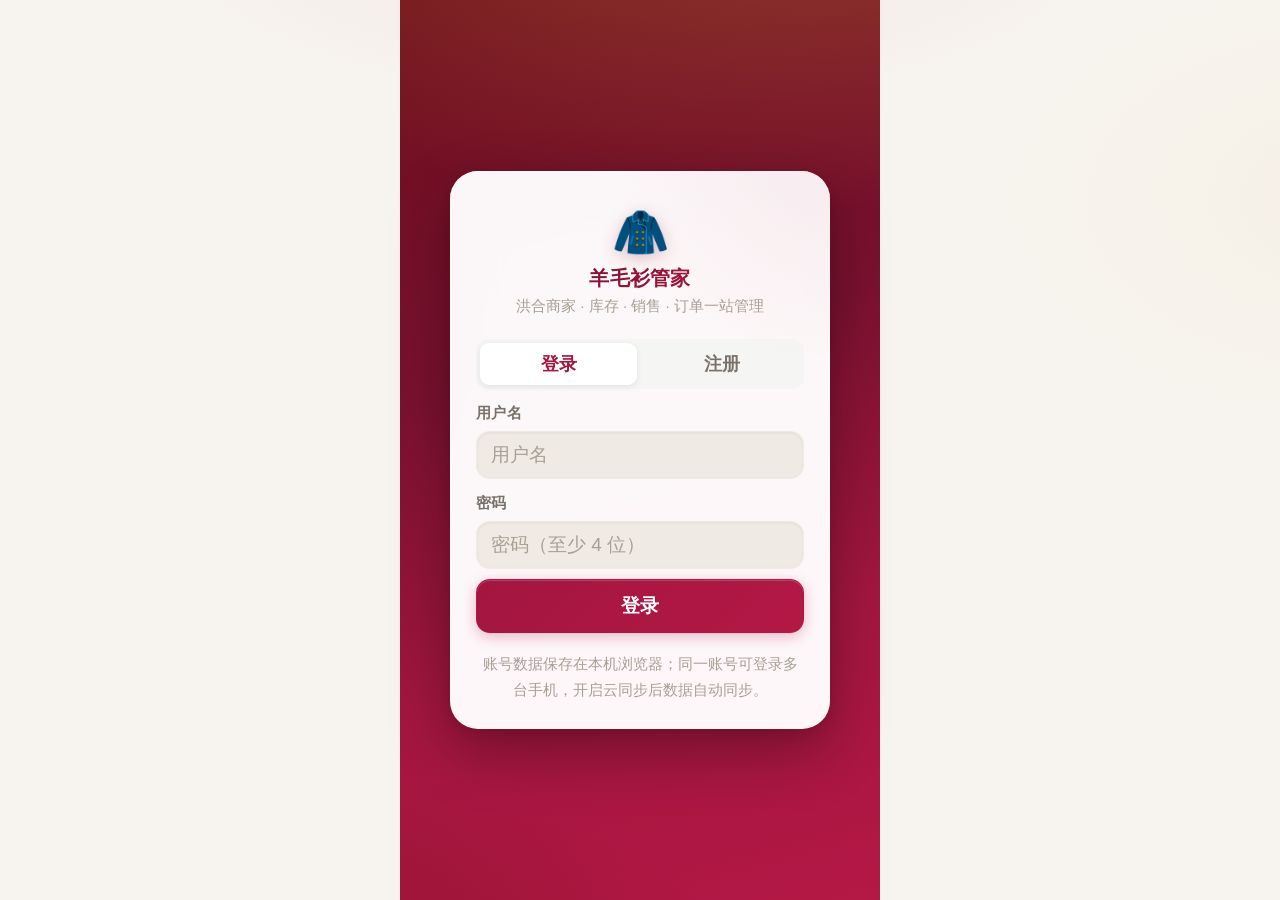
<file: index.html>
<!DOCTYPE html>
<html lang="zh-CN">
<head>
<meta charset="UTF-8">
<meta name="viewport" content="width=device-width, initial-scale=1.0, maximum-scale=1.0, user-scalable=no, viewport-fit=cover">
<meta name="theme-color" id="meta-theme" content="#b91c2e">
<meta name="apple-mobile-web-app-capable" content="yes">
<meta name="apple-mobile-web-app-status-bar-style" content="black-translucent">
<meta name="apple-mobile-web-app-title" content="羊毛衫管家">
<title>羊毛衫管家</title>
<link rel="manifest" href="manifest.json">
<link rel="apple-touch-icon" href="icons/icon-180.png">
<link rel="icon" type="image/png" sizes="192x192" href="icons/icon-192.png">
<link rel="stylesheet" href="css/style.css">
</head>
<body>
<div id="app">
  <!-- ============ 登录 / 注册 ============ -->
  <section id="view-auth" class="auth-wrap">
    <div class="auth-box">
      <div class="auth-logo">🧥</div>
      <h2>羊毛衫管家</h2>
      <div class="auth-tagline">洪合商家 · 库存 · 销售 · 订单一站管理</div>
      <div class="auth-tabs">
        <button id="auth-tab-login" class="auth-tab active">登录</button>
        <button id="auth-tab-register" class="auth-tab">注册</button>
      </div>
      <div id="auth-form">
        <label class="lbl">用户名</label>
        <input id="auth-username" class="input" placeholder="用户名" autocomplete="username">
        <label class="lbl">密码</label>
        <input id="auth-password" class="input" type="password" placeholder="密码（至少 4 位）" autocomplete="current-password">
        <div id="auth-error" class="auth-error hidden"></div>
        <button id="auth-submit" class="btn primary">登录</button>
      </div>
      <div class="auth-hint">账号数据保存在本机浏览器；同一账号可登录多台手机，开启云同步后数据自动同步。</div>
    </div>
  </section>

  <!-- ============ 授权激活 ============ -->
  <section id="view-license" class="auth-wrap hidden">
    <div class="auth-box">
      <div class="auth-logo">🔑</div>
      <h2>输入授权码</h2>
      <div class="auth-tagline" id="license-tagline">请向软件管理方索取授权码</div>
      <div id="license-form">
        <label class="lbl">授权码</label>
        <input id="license-code" class="input" placeholder="如：ABCD-1234-EFGH" autocomplete="off" autocapitalize="characters" style="text-transform:uppercase">
        <div id="license-info" class="hint" style="text-align:center;margin-top:12px"></div>
        <button id="license-submit" class="btn primary">激活</button>
      </div>
      <div class="auth-hint">激活一次即可使用。授权码由管理方发放，如有疑问请联系管理员。</div>
    </div>
  </section>

  <section id="view-main" class="hidden">
    <header class="app-header">
      <div class="header-inner">
        <div class="header-title-wrap">
          <h1 id="page-title">款式库存</h1>
          <div class="header-sub" id="header-sub">羊毛衫 · 库存订单管理</div>        </div>
        <div class="header-right">
          <button id="search-btn" class="header-btn ghost" title="搜索">🔍</button>
          <button id="header-btn" class="header-btn hidden">＋ 新增</button>
          <button id="user-btn" class="header-btn ghost" title="账号">👤</button>
        </div>
      </div>
    </header>

    <main id="content">
      <!-- ============ 全局搜索 ============ -->
      <section id="view-search" class="view">
        <div class="search-bar">
          <div class="addr-row">
            <input id="global-search-input" class="input" type="search" placeholder="搜款式 / 客户 / 订单…" autocomplete="off" enterkeyhint="search">
            <button id="global-search-btn" class="btn small">🔍 搜索</button>
          </div>
        </div>
        <div id="global-search-result" class="list"></div>
      </section>

      <!-- ============ 今日概览 ============ -->
      <section id="view-today" class="view">
        <div class="stats-summary">
          <div class="stat-card" data-go="stats"><div class="stat-num"><span class="stat-cur">¥</span><span id="today-sales">0</span></div><div class="stat-lbl">今日营业额</div></div>
          <div class="stat-card" data-go="stats"><div class="stat-num"><span class="stat-cur">¥</span><span id="today-profit">0</span></div><div class="stat-lbl">今日利润</div></div>
          <div class="stat-card" data-go="orders-today"><div class="stat-num" id="today-orders">0</div><div class="stat-lbl">今日新订单 ›</div></div>
          <div class="stat-card" data-go="debt"><div class="stat-num"><span class="stat-cur">¥</span><span id="today-debt">0</span></div><div class="stat-lbl">未收款合计 ›</div></div>
        </div>
        <div class="card">
          <h3>快捷操作</h3>
          <div class="quick-grid">
            <button class="quick-btn primary" data-go="quick-order"><span class="qb-icon">⚡</span><span class="qb-txt">快速开单</span></button>
            <button class="quick-btn" data-go="orders"><span class="qb-icon">📦</span><span class="qb-txt">订单</span></button>
            <button class="quick-btn" data-go="outsource"><span class="qb-icon">🏭</span><span class="qb-txt">生产</span></button>
            <button class="quick-btn" data-go="purchase"><span class="qb-icon">📥</span><span class="qb-txt">送货入库</span></button>
            <button class="quick-btn" data-go="customers"><span class="qb-icon">👥</span><span class="qb-txt">客户</span></button>
            <button class="quick-btn" data-go="stocktake"><span class="qb-icon">📋</span><span class="qb-txt">盘点</span></button>
          </div>
          <div class="quick-more hidden" id="quick-more">
            <div class="quick-grid">
              <button class="quick-btn" data-go="stats"><span class="qb-icon">📊</span><span class="qb-txt">统计</span></button>
              <button class="quick-btn" data-go="trends"><span class="qb-icon">🔥</span><span class="qb-txt">爆款</span></button>
              <button class="quick-btn" data-go="addrbook"><span class="qb-icon">📮</span><span class="qb-txt">地址簿</span></button>
              <button class="quick-btn" data-go="factory-add"><span class="qb-icon">➕</span><span class="qb-txt">新加工商</span></button>
            </div>
          </div>
          <button class="quick-more-toggle" id="quick-more-toggle">更多功能 ▾</button>
        </div>
        <div class="card" id="today-reminders-card">
          <h3>📢 今日提醒</h3>
          <div id="today-reminders"></div>
        </div>
        <div class="today-clock-strip"><span id="today-clock-text"></span></div>
      </section>

      <!-- ============ 经营报表（周报/月报） ============ -->
      <section id="view-report" class="view">
        <div class="filter-row">
          <button id="rp-week" class="chip active">📊 本周周报</button>
          <button id="rp-month" class="chip">📅 本月月报</button>
        </div>
        <div id="report-content"></div>
      </section>

      <!-- ============ 生产加工（工厂） ============ -->
      <section id="view-outsource" class="view">
        <div class="filter-row">
          <button id="os-filter-all" class="chip active">全部</button>
          <button id="os-filter-duetoday" class="chip">📥 今日回货</button>
          <button id="os-filter-owe" class="chip">📦 欠货</button>
          <button id="os-filter-active" class="chip">生产中</button>
          <button id="os-filter-overdue" class="chip">已逾期</button>
          <button id="os-filter-settled" class="chip">未结算</button>
        </div>
        <div class="card os-board" id="os-board"></div>
        <div id="outsource-list" class="list"></div>
        <div class="btn-row">
          <button id="os-new" class="btn primary">＋ 下生产单</button>
          <button id="os-factories" class="btn">🏭 加工商管理</button>
        </div>
      </section>

      <!-- ============ 新建生产单 ============ -->
      <section id="view-outsource-edit" class="view">
        <div class="card">
          <label class="lbl">加工商 *</label>
          <select id="os-factory" class="input"></select>
          <label class="lbl">款式 *</label>
          <select id="os-item" class="input"></select>
          <label class="lbl">颜色</label>
          <input id="os-color" class="input" placeholder="颜色（如：红色）">
          <label class="lbl">发出数量（件）*</label>
          <input id="os-qty" class="input" type="number" inputmode="numeric" min="1" placeholder="如：100">
          <label class="lbl">工费（元/件）*</label>
          <input id="os-price" class="input" type="number" inputmode="decimal" placeholder="如：8">
          <label class="lbl">领料说明（发的纱线/原料，可选）</label>
          <input id="os-material" class="input" placeholder="如：红色纱线 30 斤">
          <label class="lbl">预计交期</label>
          <input id="os-due" class="input" type="date">
          <label class="lbl">备注</label>
          <input id="os-note" class="input" placeholder="备注">
          <div class="btn-row">
            <button id="os-save" class="btn primary">下生产单</button>
            <button id="os-cancel" class="btn">取消</button>
          </div>
        </div>
      </section>

      <!-- ============ 生产单详情 ============ -->
      <section id="view-outsource-detail" class="view">
        <div id="outsource-detail-body"></div>
      </section>

      <!-- ============ 加工商管理 ============ -->
      <section id="view-factories" class="view">
        <div id="factory-list" class="list"></div>
        <div class="btn-row">
          <button id="fa-new" class="btn primary">＋ 新增加工商</button>
        </div>
      </section>

      <!-- ============ 加工商编辑 ============ -->
      <section id="view-factory-edit" class="view">
        <div class="card">
          <label class="lbl">加工商名称 *</label>
          <input id="fa-name" class="input" placeholder="如：张师傅加工商">
          <label class="lbl">电话</label>
          <input id="fa-phone" class="input" type="tel" placeholder="联系电话">
          <label class="lbl">擅长工序</label>
          <input id="fa-skill" class="input" placeholder="如：缝纫、套口、后整理">
          <label class="lbl">默认工费（元/件，可选）</label>
          <input id="fa-price" class="input" type="number" inputmode="decimal" placeholder="下生产单时自动带出">
          <label class="lbl">备注</label>
          <input id="fa-note" class="input" placeholder="备注">
          <div class="btn-row">
            <button id="fa-save" class="btn primary">保存</button>
            <button id="fa-cancel" class="btn">取消</button>
          </div>
        </div>
      </section>

      <!-- ============ 款式库存 ============ -->
      <section id="view-items" class="view">
        <div class="search-bar">
          <input id="item-search" class="input" placeholder="搜索款式 / 颜色…">
        </div>
        <div class="filter-row">
          <button id="filter-all" class="chip active">全部</button>
          <button id="filter-low" class="chip">低库存</button>
          <button id="filter-out" class="chip">售罄</button>
        </div>
        <div id="item-list" class="list"></div>
      </section>

      <!-- ============ 新增/编辑款式 ============ -->
      <section id="view-item-edit" class="view">
        <div class="card">
          <label class="lbl">款式名称 *</label>
          <input id="ie-name" class="input" placeholder="如：圆领羊毛衫">
          <label class="lbl">售价（元）*</label>
          <input id="ie-price" class="input" type="number" inputmode="decimal" placeholder="0.00">
          <label class="lbl">成本（元）*</label>
          <input id="ie-cost" class="input" type="number" inputmode="decimal" placeholder="0.00">
          <label class="lbl">低库存警告线（件）</label>
          <input id="ie-lowstock" class="input" type="number" inputmode="numeric" placeholder="留空则使用全局设置">
          <div class="hint">某颜色库存 ≤ 该数值时显示警告。留空 = 跟随全局设置（设置页可改）。</div>
          <label class="lbl">款式图片</label>
          <div class="img-picker">
            <div id="ie-images" class="img-thumbs"></div>
            <button id="ie-add-img" class="btn small">＋ 拍照/选图</button>
          </div>
          <label class="lbl">颜色与库存</label>
          <div id="ie-colors" class="color-editor"></div>
          <button id="ie-add-color" class="btn small">＋ 添加颜色</button>
          <div class="btn-row">
            <button id="ie-save" class="btn primary">保存</button>
            <button id="ie-cancel" class="btn">取消</button>
          </div>
        </div>
      </section>

      <!-- ============ 款式详情 ============ -->
      <section id="view-item-detail" class="view">
        <div id="detail-body"></div>
      </section>

      <!-- ============ 销售 ============ -->
      <section id="view-sales" class="view">
        <div class="card">
          <label class="lbl">选择款式</label>
          <select id="sale-item" class="input"></select>
          <label class="lbl">颜色</label>
          <select id="sale-color" class="input"></select>
          <label class="lbl">销售数量 *</label>
          <input id="sale-qty" class="input" type="number" inputmode="numeric" min="1" placeholder="如：5">
          <label class="lbl">售价（元）*</label>
          <input id="sale-price" class="input" type="number" inputmode="decimal">
          <label class="lbl">客户（可选）</label>
          <input id="sale-customer" class="input" placeholder="客户姓名/称呼">
          <label class="check"><input type="checkbox" id="sale-on-credit"> 赊账（未收款）</label>
          <div class="btn-row">
            <button id="sale-confirm" class="btn primary">确认销售</button>
          </div>
        </div>
      </section>

      <!-- ============ 客户列表 ============ -->
      <section id="view-customers" class="view">
        <div class="search-bar">
          <input id="customer-search" class="input" placeholder="搜索客户名称 / 电话…">
        </div>
        <div class="filter-row">
          <button id="customer-sort-qty" class="chip active">🧶 按买货件数</button>
          <button id="customer-sort-debt" class="chip">💰 按欠款</button>
        </div>
        <div id="customer-list" class="list"></div>
      </section>

      <!-- ============ 客户详情 ============ -->
      <section id="view-customer-detail" class="view">
        <div id="customer-detail-body"></div>
      </section>

      <!-- ============ 客户编辑 ============ -->
      <section id="view-customer-edit" class="view">
        <div class="card">
          <label class="lbl">客户名称 *</label>
          <input id="ce-name" class="input" placeholder="网店/客户名称">
          <label class="lbl">电话</label>
          <input id="ce-phone" class="input" type="tel" placeholder="联系电话">
          <label class="lbl">收货地址</label>
          <textarea id="ce-address" class="input ta" placeholder="默认收货地址"></textarea>
          <label class="lbl">备注</label>
          <input id="ce-note" class="input" placeholder="备注（拿货偏好等）">
          <div class="btn-row">
            <button id="ce-save" class="btn primary">保存客户</button>
            <button id="ce-cancel" class="btn">取消</button>
          </div>
        </div>
      </section>

      <!-- ============ 快速开单（散单） ============ -->
      <section id="view-quick-order" class="view">
        <div class="card">
          <div class="hint" style="margin-bottom:10px">快速开单：选客户（自动带出电话地址）→ 加商品 → 保存。连续开单更快。</div>
          <label class="lbl">客户 *</label>
          <select id="qo-customer" class="input"></select>
          <button id="qo-new-customer" class="btn small">＋ 新客户</button>
          <label class="lbl">电话</label>
          <input id="qo-phone" class="input" type="tel" placeholder="自动带出，可改">
          <label class="lbl">收货地址</label>
          <textarea id="qo-address" class="input ta" placeholder="自动带出，可改"></textarea>
          <hr>
          <label class="lbl">🎤 语音/文字快速加商品</label>
          <div class="addr-row">
            <input id="qo-voice-text" class="input" placeholder="例：圆领毛衣 红色 3件">
            <button id="qo-voice-btn" class="btn small voice-btn">🎤 按住说</button>
            <button id="qo-text-btn" class="btn small">识别</button>
          </div>
          <div class="hint" style="margin-bottom:6px">按住「🎤 按住说」说话，松开自动识别；说「款式 + 颜色 + 数量」，如"圆领毛衣 红色 3件"。也支持打字后点识别，或用输入法麦克风键说话。</div>
          <hr>
          <label class="lbl">商品</label>
          <div id="qo-lines" class="order-lines"></div>
          <button id="qo-add-line" class="btn small">＋ 添加商品</button>
          <hr>
          <label class="check"><input type="checkbox" id="qo-paid" checked> 已收款（网店一般线上已付）</label>
          <div class="btn-row">
            <button id="qo-save" class="btn primary">保存订单</button>
            <button id="qo-save-continue" class="btn">保存并继续开单</button>
          </div>
        </div>
      </section>

      <!-- ============ 批量导入订单 ============ -->
      <section id="view-import" class="view">
        <div class="card">
          <h3>批量导入订单</h3>
          <div class="hint" style="margin-bottom:8px">从网店后台导出的订单，整理成下面格式粘贴即可（每行一单）。<br>格式：<b>客户名,电话,地址,商品名,颜色,数量,单价</b></div>
          <textarea id="import-text" class="input ta" style="min-height:200px;font-family:ui-monospace,Consolas,monospace;font-size:13px" placeholder="张店,13800000000,浙江杭州xx路,圆领羊毛衫,红色,5,60&#10;李店,13900000000,江苏苏州xx街,高领毛衣,黑色,10,75&#10;王店,13700000000,上海xx区,圆领羊毛衫,蓝色,8,60"></textarea>
          <div class="hint" style="margin-top:8px">商品名需与库存里的款式名一致才能自动匹配；不匹配的会提示。</div>
          <div class="btn-row">
            <button id="import-preview" class="btn">预览解析</button>
            <button id="import-do" class="btn primary">导入全部</button>
          </div>
          <div id="import-result" class="hint"></div>
        </div>
      </section>

      <!-- ============ 订单 ============ -->
      <section id="view-orders" class="view">
        <div class="filter-row">
          <button id="order-filter-today" class="chip active">今日</button>
          <button id="order-filter-history" class="chip">历史</button>
          <button id="order-filter-all" class="chip">全部</button>
          <button id="order-filter-unship" class="chip">待发货</button>
        </div>
        <div class="filter-row">
          <button id="order-filter-pending" class="chip">未完成</button>
          <button id="order-filter-done" class="chip">已完成</button>
          <button id="order-filter-debt" class="chip">有欠款</button>
          <button id="order-filter-custom" class="chip">定制单</button>
          <button id="order-sort-btn" class="chip sort-chip">⏱ 按时间</button>
        </div>
        <div id="order-batch-bar" class="batch-bar hidden">
          <span id="order-batch-count">已选 0 单</span>
          <button id="order-batch-done" class="btn small">批量完成</button>
          <button id="order-batch-cancel" class="btn small">退出</button>
        </div>
        <div id="order-list" class="list"></div>
        <div class="btn-row">
          <button id="order-ship-list-btn" class="btn">📦 发货清单（拣货）</button>
          <button id="order-import-btn" class="btn">📥 批量导入订单</button>
        </div>
      </section>

      <!-- ============ 新建订单 ============ -->
      <section id="view-order-edit" class="view">
        <div class="card">
          <label class="lbl">订单类型</label>
          <div class="filter-row">
            <button id="oe-type-stock" class="chip active">现货单</button>
            <button id="oe-type-custom" class="chip">定制单</button>
          </div>
          <div id="oe-custom-fields" class="hidden">
            <label class="lbl">交货期</label>
            <input id="oe-due" class="input" type="date">
            <label class="lbl">工艺/定制要求</label>
            <textarea id="oe-craft" class="input ta" placeholder="如：尺寸、颜色、绣字等定制要求"></textarea>
          </div>
          <label class="lbl">选择已有客户（可选）</label>
          <div class="addr-row">
            <select id="oe-customer-select" class="input"><option value="">— 选择已有客户 —</option></select>
            <button id="oe-customer-pick" class="btn small">选择</button>
          </div>
          <label class="lbl">客户姓名 *</label>
          <input id="oe-customer" class="input" placeholder="客户姓名（选择已有客户自动填充）">
          <label class="lbl">客户电话（可选）</label>
          <input id="oe-phone" class="input" type="tel" placeholder="联系电话">
          <label class="lbl">收货地址</label>
          <div class="addr-row">
            <select id="oe-addr-book" class="input"></select>
            <button id="oe-addr-pick" class="btn small">调用</button>
          </div>
          <textarea id="oe-address" class="input ta" placeholder="详细收货地址"></textarea>
          <button id="oe-save-addr" class="btn small">保存到地址簿</button>
          <hr>
          <label class="lbl">订单商品</label>
          <div id="oe-lines" class="order-lines"></div>
          <button id="oe-add-line" class="btn small">＋ 添加商品</button>
          <hr>
          <label class="check"><input type="checkbox" id="oe-on-credit"> 赊账（下单未收款）</label>
          <div class="btn-row">
            <button id="oe-save" class="btn primary">保存订单</button>
            <button id="oe-cancel" class="btn">取消</button>
          </div>
        </div>
      </section>

      <!-- ============ 盘点 ============ -->
      <section id="view-stocktake" class="view">
        <div class="card">
          <div class="hint" style="margin-bottom:8px">输入每个颜色的<b>实际数量</b>，完成后自动修正库存并记录差异。不填的保持账面不变。</div>
          <div class="filter-row">
            <button id="st-filter-all" class="chip active">全部款式</button>
            <button id="st-filter-stocked" class="chip">仅有库存</button>
          </div>
        </div>
        <div id="stocktake-list" class="list"></div>
        <div class="card">
          <button id="st-finish" class="btn primary">完成盘点</button>
          <button id="st-history" class="btn">查看盘点记录</button>
        </div>
      </section>

      <!-- ============ 盘点记录 ============ -->
      <section id="view-stocktake-history" class="view">
        <div id="stocktake-history-list" class="list"></div>
      </section>

      <!-- ============ 送货入库 ============ -->
      <section id="view-purchase" class="view">
        <div class="card">
          <label class="lbl">选择款式</label>
          <select id="pu-item" class="input"></select>
          <label class="lbl">颜色</label>
          <select id="pu-color" class="input"></select>
          <input id="pu-color-new" class="input hidden" placeholder="新颜色名称（如：咖色）">
          <label class="lbl">送货数量（件）*</label>
          <input id="pu-qty" class="input" type="number" inputmode="numeric" min="1" placeholder="如：50">
          <label class="lbl">工费（元/件，可选）</label>
          <input id="pu-price" class="input" type="number" inputmode="decimal" placeholder="留空则不记录工费">
          <label class="lbl">加工商（可选）</label>
          <div class="addr-row">
            <select id="pu-supplier" class="input"><option value="">— 选择加工商 —</option></select>
            <button id="pu-new-supplier" class="btn small">＋ 新加工商</button>
          </div>
          <div class="hint">加工商即你的生产加工合作伙伴，在「加工商管理」中可增删改。</div>
          <div class="btn-row">
            <button id="pu-confirm" class="btn primary">确认入库</button>
          </div>
        </div>
        <div class="card">
          <h3>最近入库记录</h3>
          <div id="purchase-list" class="purchase-list"></div>
        </div>
      </section>

      <!-- ============ 批量改价 ============ -->
      <section id="view-batch-price" class="view">
        <div class="card">
          <div class="hint" style="margin-bottom:8px">选择要调整的款式（可多选），然后统一调整售价。</div>
          <div id="batch-item-list" class="batch-list"></div>
        </div>
        <div class="card">
          <label class="lbl">调整方式</label>
          <select id="bp-mode" class="input">
            <option value="set">设为固定价</option>
            <option value="percent">按百分比调整</option>
            <option value="add">加/减固定金额</option>
          </select>
          <label class="lbl" id="bp-value-lbl">新售价（元）</label>
          <input id="bp-value" class="input" type="number" inputmode="decimal">
          <div class="hint" id="bp-hint"></div>
          <div class="btn-row">
            <button id="bp-apply" class="btn primary">应用调整</button>
          </div>
        </div>
      </section>

      <!-- ============ 爆款推荐 ============ -->
      <section id="view-trends" class="view">
        <div class="card">
          <h3>🔥 我的畅销款</h3>
          <div class="hint">根据你的销售记录自动分析（按销量排序）。</div>
          <div id="trends-mine" class="list"></div>
        </div>
        <div class="card">
          <h3>📈 行业风向参考</h3>
          <div class="hint">羊毛衫市场常见热门款型/颜色趋势（供参考）。</div>
          <div id="trends-industry" class="list"></div>
        </div>
      </section>

      <!-- ============ 统计 ============ -->
      <section id="view-stats" class="view">
        <div class="stats-summary">
          <div class="stat-card"><div class="stat-num" id="stat-items">0</div><div class="stat-lbl">款式数</div></div>
          <div class="stat-card"><div class="stat-num" id="stat-total-stock">0</div><div class="stat-lbl">总库存</div></div>
          <div class="stat-card"><div class="stat-num" id="stat-total-sold">0</div><div class="stat-lbl">总销量</div></div>
          <div class="stat-card"><div class="stat-num" id="stat-profit">0</div><div class="stat-lbl">利润(元)</div></div>
        </div>
        <div class="card">
          <label class="lbl">排序</label>
          <select id="stats-sort" class="input">
            <option value="sold">按销量</option>
            <option value="profit">按利润</option>
            <option value="stock">按库存</option>
          </select>
        </div>
        <div class="card">
          <button id="stats-daily-btn" class="btn primary">📅 每日营业额 / 利润明细</button>
          <div class="hint">按天查看每天卖了多少钱、赚了多少，点某天看当天明细。</div>
        </div>
        <div id="stats-list" class="list"></div>
      </section>

      <!-- ============ 每日明细 ============ -->
      <section id="view-daily" class="view">
        <div class="card" style="padding:12px 16px">
          <div class="detail-color-row"><span>累计营业额</span><span class="v" id="daily-total-sales"></span></div>
          <div class="detail-color-row"><span>累计利润</span><span class="v" id="daily-total-profit"></span></div>
        </div>
        <div id="daily-detail"></div>
        <div id="daily-list" class="list"></div>
      </section>

      <!-- ============ 客户欠款 ============ -->
      <section id="view-debt" class="view">
        <div class="card">
          <h3>客户欠款汇总</h3>
          <div class="hint">统计所有未收款的订单与赊账销售。</div>
        </div>
        <div id="debt-list" class="list"></div>
      </section>

      <!-- ============ 地址簿 ============ -->
      <section id="view-addrbook" class="view">
        <div class="card">
          <h3>📮 常用地址簿</h3>
          <div class="hint">管理常用收货地址，下单时可一键调用。支持同一地址多个客户共用。</div>
        </div>
        <div id="addrbook-list" class="list"></div>
        <div class="btn-row">
          <button id="ab-new" class="btn primary">＋ 新增地址</button>
        </div>
      </section>

      <!-- ============ 地址编辑 ============ -->
      <section id="view-addr-edit" class="view">
        <div class="card">
          <label class="lbl">地址名称 *</label>
          <input id="ab-name" class="input" placeholder="如：张老板（杭州）">
          <label class="lbl">电话</label>
          <input id="ab-phone" class="input" type="tel" placeholder="联系电话">
          <label class="lbl">收货地址 *</label>
          <textarea id="ab-address" class="input ta" placeholder="详细收货地址"></textarea>
          <div class="btn-row">
            <button id="ab-save" class="btn primary">保存地址</button>
            <button id="ab-cancel" class="btn">取消</button>
          </div>
        </div>
      </section>

      <!-- ============ 设置 ============ -->
      <section id="view-settings" class="view">
        <div class="card">
          <label class="lbl">全局低库存警告线（件）</label>
          <input id="set-lowstock" class="input" type="number" inputmode="numeric" placeholder="如：5">
          <div class="hint">某颜色库存 ≤ 该数值时在库存列表显示红色警告。单个款式可在编辑里单独覆盖。</div>
          <button id="set-lowstock-save" class="btn primary">保存设置</button>
        </div>
        <div class="card">
          <h3>云同步</h3>
          <div class="hint">云同步已内置配置，<b>无需手动填写</b>，换网址/换手机自动生效。下面的配置仅供需要修改时使用。</div>
          <label class="lbl">Supabase URL</label>
          <input id="set-sync-url" class="input" type="url" placeholder="https://xxxx.supabase.co">
          <label class="lbl">publishable / anon key</label>
          <input id="set-sync-key" class="input" type="password" placeholder="sb_publishable_... 或 eyJ...">
          <label class="check"><input type="checkbox" id="set-sync-auto"> 登录时自动从云端拉取</label>
          <div class="btn-row">
            <button id="set-sync-save" class="btn">保存配置</button>
            <button id="set-sync-test" class="btn primary">测试连接</button>
          </div>
          <div class="btn-row">
            <button id="set-sync-upload" class="btn">上传到云端</button>
            <button id="set-sync-pull" class="btn">从云端拉取</button>
          </div>
          <div id="sync-status" class="hint"></div>
        </div>
        <div class="card">
          <label class="lbl">💰 微信收款码</label>
          <div id="payqr-preview" class="payqr-preview hidden"><img id="payqr-img" alt="收款码"></div>
          <div class="btn-row">
            <button id="set-payqr-pick" class="btn">📷 选择收款码图片</button>
            <button id="set-payqr-clear" class="btn danger hidden">清除</button>
          </div>
          <input id="set-payqr-file" type="file" accept="image/*" class="hidden">
          <div class="hint">在微信「收付款 → 二维码收款」里把收款码截图存到相册，再在这里选图上传。<br>上传后，订单详情的「收款二维码」就显示你的微信收款码，客户扫码直接付款。</div>
        </div>
        <div class="card">
          <label class="lbl">🏭 工厂/店铺名称</label>
          <input id="set-factory-name" class="input" placeholder="如：洪合张记羊毛衫" maxlength="20">
          <button id="set-factory-name-save" class="btn small">保存</button>
          <div class="hint">保存后，分享款式卡片底部会显示「你的名称 · 厂家直供」，客户知道是哪家的货。</div>
        </div>
        <div class="card">
          <label class="lbl">数据备份</label>
          <div class="btn-row">
            <button id="set-export" class="btn primary">导出数据</button>
            <button id="set-import" class="btn">导入数据</button>
          </div>
          <input id="set-import-file" type="file" accept=".json" class="hidden">
          <div class="hint">导出为 JSON 文件保存，换机或清缓存后可导入恢复。<br>⚠ 数据保存在本机浏览器 + 云端同步备份。卸载 App、清理浏览器数据、恢复出厂设置前，请先导出备份文件。</div>
        </div>
        <div class="card">
          <label class="lbl">授权</label>
          <div id="license-info-setting" class="hint"></div>
          <div class="btn-row">
            <button id="set-reactivate" class="btn">重新激活</button>
            <button id="set-check-update" class="btn primary">检查更新</button>
          </div>
          <div id="update-result" class="hint"></div>
        </div>
        <div class="card">
          <label class="lbl">账号</label>
          <div id="account-info" class="hint"></div>
          <button id="set-logout" class="btn danger">退出登录</button>
        </div>
        <div class="card">
          <label class="lbl">关于</label>
          <div class="hint" id="about-text">羊毛衫管家 · 数据保存在本机浏览器 · 支持云同步</div>
        </div>
      </section>
    </main>

    <nav class="tabbar" id="tabbar">
      <button class="tab active" data-view="today"><span class="t-icon">🏠</span>今日</button>
      <button class="tab" data-view="items"><span class="t-icon">🧥</span>库存</button>
      <button class="tab" data-view="customers"><span class="t-icon">👥</span>客户</button>
      <button class="tab" data-view="orders"><span class="t-icon">📦</span>订单</button>
      <button class="tab" data-view="settings"><span class="t-icon">⚙️</span>设置</button>
    </nav>
  </section>
</div>

<!-- 通用确认弹窗 -->
<div id="modal-mask" class="modal-mask hidden">
  <div class="modal">
    <h3 id="modal-title">确认</h3>
    <div id="modal-text"></div>
    <div class="btn-row">
      <button id="modal-cancel" class="btn">取消</button>
      <button id="modal-ok" class="btn primary">确定</button>
    </div>
  </div>
</div>

<!-- 更新公告弹窗（分点展示更新内容） -->
<div id="announce-mask" class="announce-mask hidden">
  <div class="announce-box">
    <div class="announce-head">
      <div class="announce-icon">🎉</div>
      <div class="announce-title">更新公告</div>
      <div class="announce-sub">羊毛衫管家已自动更新到最新版</div>
    </div>
    <div id="announce-list" class="announce-list"></div>
    <button id="announce-ok" class="btn primary announce-ok">知道了</button>
  </div>
</div>

<script src="js/qrcode.min.js"></script>
<script src="js/db.js"></script>
<script src="js/app.js"></script>
</body>
</html>
</file>
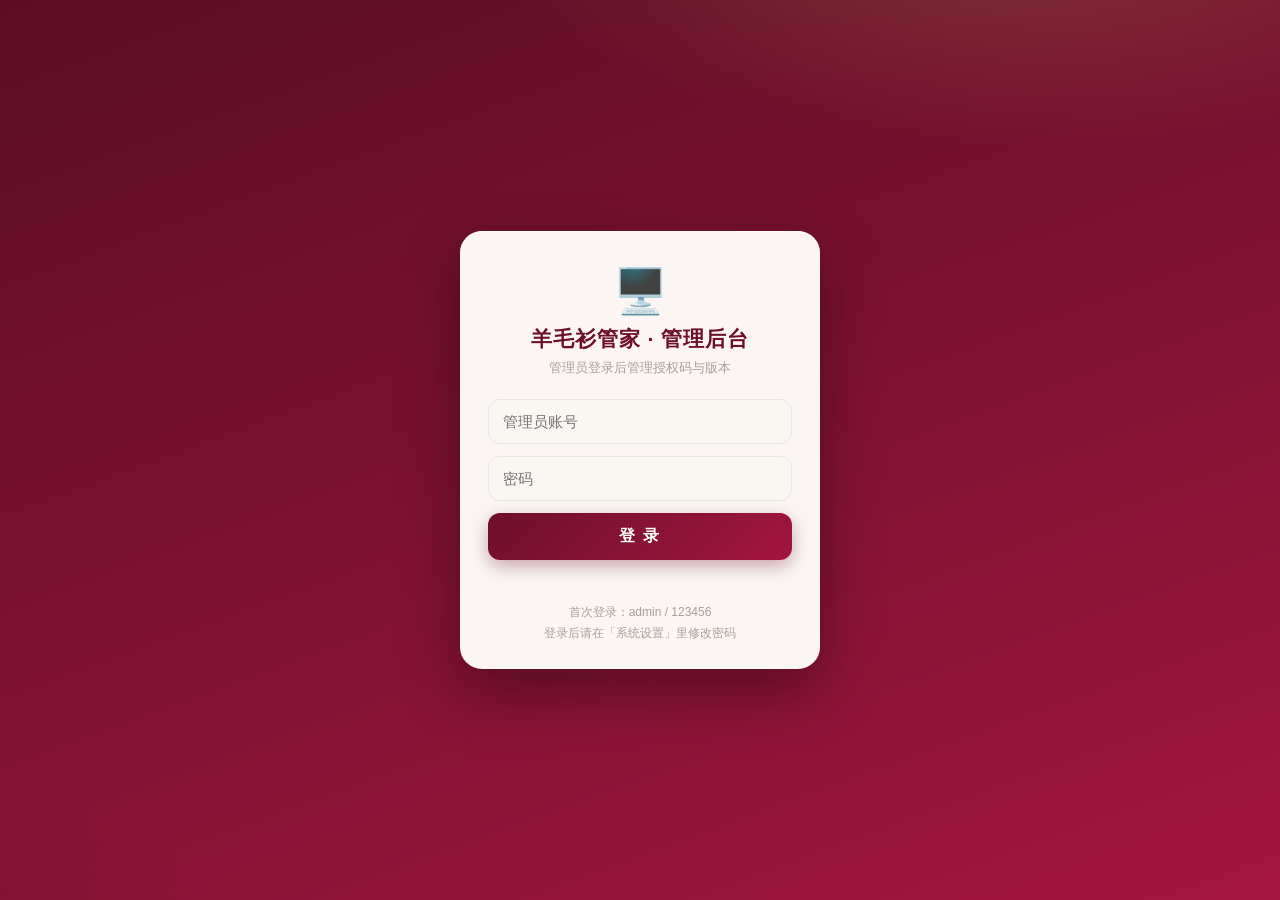
<file: admin.html>
<!DOCTYPE html>
<html lang="zh-CN">
<head>
<meta charset="UTF-8">
<meta name="viewport" content="width=device-width, initial-scale=1.0, maximum-scale=1.0, user-scalable=no">
<title>羊毛衫管家 · 管理后台</title>
<style>
* { box-sizing: border-box; margin: 0; padding: 0; }
body {
  font-family: -apple-system, BlinkMacSystemFont, "Segoe UI", "PingFang SC", "Microsoft YaHei", sans-serif;
  background: #f4f0ea; color: #241d1b; min-height: 100vh;
}
.hidden { display: none !important; }

/* ============ 登录页 ============ */
#login-mask {
  position: fixed; inset: 0; z-index: 999;
  display: flex; align-items: center; justify-content: center; padding: 20px;
  background:
    radial-gradient(900px 400px at 80% -10%, rgba(201,163,92,.25), transparent 60%),
    radial-gradient(700px 400px at -10% 110%, rgba(109,15,43,.55), transparent 55%),
    linear-gradient(160deg, #5c0d24 0%, #7a1130 45%, #a3163f 100%);
}
.login-card {
  background: rgba(255,253,250,.97); border-radius: 22px; padding: 34px 28px 26px;
  width: 100%; max-width: 360px; text-align: center;
  box-shadow: 0 24px 60px rgba(0,0,0,.35), inset 0 1px 0 rgba(255,255,255,.7);
}
.login-logo { font-size: 44px; margin-bottom: 8px; }
.login-card h1 { font-size: 21px; color: #6d0f2b; letter-spacing: 1px; }
.login-card .sub { font-size: 13px; color: #a89f95; margin: 6px 0 22px; }
.login-card input {
  width: 100%; padding: 13px 14px; margin-bottom: 12px;
  border: 1.5px solid #ebe5de; border-radius: 12px; font-size: 15px; outline: none;
  background: #faf7f2;
}
.login-card input:focus { border-color: #c9a35c; box-shadow: 0 0 0 3px rgba(201,163,92,.15); }
.login-btn {
  width: 100%; padding: 13px; border: none; border-radius: 12px;
  background: linear-gradient(135deg, #6d0f2b, #a3163f); color: #fff;
  font-size: 16px; font-weight: 700; cursor: pointer; letter-spacing: 2px;
  box-shadow: 0 6px 18px rgba(109,15,43,.35);
}
.login-btn:active { transform: scale(.97); }
.login-err { color: #b41845; font-size: 13px; margin-top: 10px; min-height: 18px; }
.login-hint { font-size: 12px; color: #a89f95; margin-top: 14px; line-height: 1.7; }

/* ============ 布局 ============ */
.app { max-width: 1180px; margin: 0 auto; padding: 0 16px 60px; }
.navbar {
  display: flex; align-items: center; justify-content: space-between; gap: 12px;
  padding: 18px 0 14px; flex-wrap: wrap;
}
.brand { display: flex; align-items: center; gap: 10px; }
.brand .logo {
  width: 40px; height: 40px; border-radius: 12px; font-size: 20px;
  background: linear-gradient(135deg, #6d0f2b, #a3163f); color: #fff;
  display: flex; align-items: center; justify-content: center;
  box-shadow: 0 4px 12px rgba(109,15,43,.3);
}
.brand h1 { font-size: 19px; color: #6d0f2b; letter-spacing: .5px; }
.brand small { display: block; font-size: 12px; color: #a89f95; font-weight: 400; }
.navbar-right { display: flex; align-items: center; gap: 10px; flex-wrap: wrap; }
.status-pill {
  font-size: 12.5px; padding: 7px 14px; border-radius: 20px;
  background: #fffdfa; border: 1px solid #ebe5de; color: #7a726a;
  display: flex; align-items: center; gap: 6px;
}
.status-pill .dot { width: 8px; height: 8px; border-radius: 50%; background: #c9a35c; }
.status-pill.on .dot { background: #15803d; }
.logout-btn {
  border: 1.5px solid #ebe5de; background: #fffdfa; color: #7a726a;
  padding: 8px 16px; border-radius: 20px; font-size: 13px; cursor: pointer;
}
.logout-btn:hover { border-color: #b41845; color: #b41845; }

/* Tab 导航 */
.tabs {
  display: flex; gap: 6px; margin-bottom: 18px; flex-wrap: wrap;
  background: #fffdfa; border: 1px solid #ebe5de; border-radius: 16px; padding: 6px;
  box-shadow: 0 2px 10px rgba(36,29,27,.04);
}
.tab-btn {
  flex: 1; min-width: 120px; padding: 11px 8px; border: none; border-radius: 12px;
  background: transparent; font-size: 14px; font-weight: 600; color: #7a726a;
  cursor: pointer; transition: all .2s;
}
.tab-btn:hover { color: #6d0f2b; }
.tab-btn.active {
  background: linear-gradient(135deg, #6d0f2b, #a3163f); color: #fff;
  box-shadow: 0 4px 12px rgba(109,15,43,.3);
}

/* 卡片 */
.card {
  background: #fffdfa; border: 1px solid #ebe5de; border-radius: 18px; padding: 22px;
  margin-bottom: 16px; box-shadow: 0 2px 10px rgba(36,29,27,.04), inset 0 1px 0 rgba(255,255,255,.7);
}
.card h2 {
  font-size: 16px; color: #241d1b; margin-bottom: 16px; display: flex; align-items: center; gap: 8px;
}
.card h2::before { content: ""; width: 4px; height: 16px; border-radius: 2px; background: linear-gradient(#c9a35c, #a3163f); }
.grid { display: grid; grid-template-columns: 1fr 1fr; gap: 16px; }
@media (max-width: 720px) { .grid { grid-template-columns: 1fr; } }

/* 概览统计卡 */
.stat-grid { display: grid; grid-template-columns: repeat(auto-fit, minmax(150px, 1fr)); gap: 12px; margin-bottom: 16px; }
.stat-box {
  background: linear-gradient(160deg, #fffdfa, #f6f1ea); border: 1px solid #ebe5de;
  border-radius: 16px; padding: 18px 16px; text-align: center;
}
.stat-box .num { font-size: 26px; font-weight: 800; background: linear-gradient(120deg, #6d0f2b, #c9a35c); -webkit-background-clip: text; background-clip: text; -webkit-text-fill-color: transparent; }
.stat-box .lbl { font-size: 12.5px; color: #a89f95; margin-top: 4px; }

/* 表单 */
label { display: block; font-size: 13px; color: #7a726a; margin: 12px 0 6px; font-weight: 600; }
input, select, textarea {
  width: 100%; padding: 11px 13px; border: 1.5px solid #ebe5de; border-radius: 11px;
  font-size: 14px; outline: none; font-family: inherit; background: #faf7f2;
}
input:focus, textarea:focus { border-color: #c9a35c; box-shadow: 0 0 0 3px rgba(201,163,92,.14); background: #fff; }
textarea { min-height: 70px; resize: vertical; }
button { border: none; border-radius: 11px; padding: 11px 18px; font-size: 14px; font-weight: 600; cursor: pointer; font-family: inherit; transition: all .15s; }
button:active { transform: scale(.97); }
.btn-primary { background: linear-gradient(135deg, #6d0f2b, #a3163f); color: #fff; box-shadow: 0 4px 12px rgba(109,15,43,.28); }
.btn-primary:hover { opacity: .93; }
.btn-ghost { background: #fff; border: 1.5px solid #ebe5de; color: #241d1b; }
.btn-danger { background: #fce7ec; color: #b41845; }
.btn-warn { background: #fef3c7; color: #92600a; }
.row { display: flex; gap: 10px; flex-wrap: wrap; margin-top: 14px; }
.row > * { flex: 1; min-width: 130px; }

/* 表格 */
.table-wrap { overflow-x: auto; }
table { width: 100%; border-collapse: collapse; font-size: 14px; }
th, td { text-align: left; padding: 12px 10px; border-bottom: 1px solid #f1ece5; white-space: nowrap; }
th { color: #a89f95; font-size: 12px; font-weight: 600; }
tr:hover td { background: #faf7f2; }
.code-cell { font-family: ui-monospace, Consolas, monospace; font-weight: 700; letter-spacing: .5px; color: #6d0f2b; }
.badge { display: inline-block; padding: 3px 12px; border-radius: 20px; font-size: 12px; font-weight: 600; }
.badge.active { background: #dcfce7; color: #15803d; }
.badge.revoked { background: #fce7ec; color: #b41845; }
.tbl-btn { padding: 6px 12px; font-size: 12.5px; border-radius: 9px; }
.tbl-btn + .tbl-btn { margin-left: 6px; }

/* 生成结果 */
.gen-result {
  background: #faf7f2; border: 1.5px dashed #c9a35c; border-radius: 12px;
  padding: 16px; margin-top: 14px; font-family: ui-monospace, monospace;
  font-size: 20px; font-weight: 700; text-align: center; letter-spacing: 3px; color: #6d0f2b;
  word-break: break-all;
}
.msg { padding: 11px 14px; border-radius: 10px; margin-top: 12px; font-size: 13px; display: none; }
.msg.ok { display: block; background: #dcfce7; color: #15803d; }
.msg.err { display: block; background: #fce7ec; color: #b41845; }
.hint { font-size: 12px; color: #a89f95; margin-top: 6px; line-height: 1.7; }
.fade-in { animation: fadeIn .3s ease; }
@keyframes fadeIn { from { opacity: 0; transform: translateY(6px); } to { opacity: 1; transform: none; } }
</style>
</head>
<body>

<!-- 登录 -->
<div id="login-mask">
  <div class="login-card">
    <div class="login-logo">🖥️</div>
    <h1>羊毛衫管家 · 管理后台</h1>
    <div class="sub">管理员登录后管理授权码与版本</div>
    <input id="lg-user" placeholder="管理员账号" autocomplete="username">
    <input id="lg-pass" type="password" placeholder="密码" autocomplete="current-password">
    <button class="login-btn" id="lg-btn">登 录</button>
    <div class="login-err" id="lg-err"></div>
    <div class="login-hint">首次登录：admin / 123456<br>登录后请在「系统设置」里修改密码</div>
  </div>
</div>

<div id="main" class="app hidden">
  <nav class="navbar">
    <div class="brand">
      <div class="logo">🧥</div>
      <div><h1>羊毛衫管家 · 管理后台</h1><small>生成授权码 · 吊销恢复删除 · 发布版本</small></div>
    </div>
    <div class="navbar-right">
      <span class="status-pill" id="status-text"><span class="dot"></span>未连接云服务</span>
      <button class="logout-btn" id="btn-logout">退出登录</button>
    </div>
  </nav>

  <div class="tabs">
    <button class="tab-btn active" data-tab="overview">📊 概览</button>
    <button class="tab-btn" data-tab="licenses">🔑 授权码</button>
    <button class="tab-btn" data-tab="versions">📦 版本</button>
    <button class="tab-btn" data-tab="settings">⚙️ 系统设置</button>
  </div>

  <!-- 概览 -->
  <div class="tab-page" id="page-overview">
    <div class="stat-grid" id="overview-stats"></div>
    <div class="card">
      <h2>最新授权</h2>
      <div id="overview-recent"></div>
    </div>
  </div>

  <!-- 授权码 -->
  <div class="tab-page hidden" id="page-licenses">
    <div class="card">
      <h2>生成授权码</h2>
      <div class="grid">
        <div>
          <label>授权给（商家/店名）*</label>
          <input id="lic-name" placeholder="如：老张羊毛衫">
        </div>
        <div>
          <label>备注（可选）</label>
          <input id="lic-note" placeholder="电话/地址/备注">
        </div>
      </div>
      <button class="btn-primary" id="lic-generate" style="margin-top:14px">生成授权码</button>
      <div class="gen-result hidden" id="lic-result"></div>
      <button class="btn-ghost" id="lic-copy" style="margin-top:10px;display:none">复制授权码</button>
      <div class="msg" id="lic-msg"></div>
    </div>
    <div class="card">
      <h2>授权码管理</h2>
      <div class="table-wrap">
        <table>
          <thead><tr><th>授权码</th><th>授权给</th><th>备注</th><th>激活次数</th><th>创建时间</th><th>状态</th><th>操作</th></tr></thead>
          <tbody id="lic-table"><tr><td colspan="7" style="text-align:center;color:#a89f95">加载中…</td></tr></tbody>
        </table>
      </div>
    </div>
  </div>

  <!-- 版本 -->
  <div class="tab-page hidden" id="page-versions">
    <div class="card">
      <h2>发布新版本</h2>
      <div class="grid">
        <div>
          <label>版本号 *</label>
          <input id="ver-num" placeholder="如：3.31">
        </div>
        <div>
          <label>新版本文件地址 *</label>
          <input id="ver-url" placeholder="https://.../yangmaoshan-mobile.html">
        </div>
      </div>
      <label>更新说明（手机端公告会显示）</label>
      <textarea id="ver-notes" placeholder="如：修复了XXX"></textarea>
      <div class="hint">手机端以线上 version.json 为准自动更新，此处版本表主要作记录。</div>
      <button class="btn-primary" id="ver-publish" style="margin-top:14px">发布版本</button>
      <div class="msg" id="ver-msg"></div>
    </div>
    <div class="card">
      <h2>版本历史</h2>
      <div class="table-wrap">
        <table>
          <thead><tr><th>版本号</th><th>说明</th><th>发布时间</th></tr></thead>
          <tbody id="ver-table"><tr><td colspan="3" style="text-align:center;color:#a89f95">加载中…</td></tr></tbody>
        </table>
      </div>
    </div>
  </div>

  <!-- 系统设置 -->
  <div class="tab-page hidden" id="page-settings">
    <div class="card">
      <h2>连接 Supabase</h2>
      <label>Supabase URL</label>
      <input id="cfg-url" placeholder="https://xxxx.supabase.co">
      <label>Service Role Key（服务端密钥，切勿发给手机）</label>
      <input id="cfg-key" type="password" placeholder="eyJhbGciOi...">
      <div class="row">
        <button class="btn-primary" id="cfg-save">保存并连接</button>
        <button class="btn-ghost" id="cfg-cancel">取消</button>
        <button class="btn-warn" id="btn-reset">恢复内置配置</button>
      </div>
      <div class="msg" id="cfg-msg"></div>
    </div>
    <div class="card">
      <h2>修改管理员密码</h2>
      <label>当前密码</label>
      <input id="pw-old" type="password" placeholder="输入当前密码">
      <label>新密码（至少 6 位）</label>
      <input id="pw-new" type="password" placeholder="新密码">
      <button class="btn-primary" id="pw-save" style="margin-top:14px">修改密码</button>
      <div class="msg" id="pw-msg"></div>
    </div>
    <div class="card">
      <h2>使用说明</h2>
      <div class="hint" style="font-size:13px;line-height:2">
        1. 生成授权码 → 发给商家 → 商家在手机端输入激活<br>
        2. 吊销 = 该授权码立即失效；恢复 = 重新生效；删除 = 永久移除（不可恢复）<br>
        3. 手机端更新以线上 version.json 为准，自动完成；此处版本表仅作记录<br>
        4. 首次使用后台请先修改默认密码
      </div>
    </div>
  </div>
</div>

<script>
const $ = (s) => document.querySelector(s);
const $$ = (s) => Array.from(document.querySelectorAll(s));

/* ============ 配置 ============ */
let cfg = { url: "", key: "" };
const SKEY = "knit-admin-cfg";
const BUILTIN = {
  url: "https://qdbwjkwhrftaovqbnxha.supabase.co",
  key: "eyJhbGciOiJIUzI1NiIsInR5cCI6IkpXVCJ9.eyJpc3MiOiJzdXBhYmFzZSIsInJlZiI6InFkYndqa3docmZ0YW92cWJueGhhIiwicm9sZSI6InNlcnZpY2Vfcm9sZSIsImlhdCI6MTc4Njk1MDc0OSwiZXhwIjoyMTAyNTI2NzQ5fQ._Ajl7V5nZ98vkz7G0U2AmHcoAip3Yq_cN9t9w4nfKX8"
};

function loadCfg() {
  try { cfg = JSON.parse(localStorage.getItem(SKEY) || "{}"); } catch {}
  if (!cfg.url || !cfg.key) { cfg = { ...BUILTIN }; saveCfg(); }
}
function saveCfg() { localStorage.setItem(SKEY, JSON.stringify(cfg)); updateStatus(); }
function updateStatus() {
  const el = $("#status-text");
  if (cfg.url && cfg.key) {
    const isBuiltin = cfg.url === BUILTIN.url && cfg.key === BUILTIN.key;
    el.innerHTML = '<span class="dot"></span>已连接：' + cfg.url.replace("https://", "").replace(".supabase.co", "") + (isBuiltin ? "（内置）" : "（自定义）");
    el.classList.add("on");
  } else {
    el.innerHTML = '<span class="dot"></span>未连接云服务';
    el.classList.remove("on");
  }
}
function showMsg(el, text, ok) { el.textContent = text; el.className = "msg " + (ok ? "ok" : "err"); }
function esc(s) { return String(s == null ? "" : s).replace(/&/g, "&amp;").replace(/</g, "&lt;").replace(/>/g, "&gt;").replace(/"/g, "&quot;"); }

/* ============ 登录 ============ */
async function sha256(str) {
  try {
    const buf = await crypto.subtle.digest("SHA-256", new TextEncoder().encode(str));
    return Array.from(new Uint8Array(buf)).map((b) => b.toString(16).padStart(2, "0")).join("");
  } catch {
    let h = 0x811c9dc5;
    for (let i = 0; i < str.length; i++) { h ^= str.charCodeAt(i); h = Math.imul(h, 0x01000193); }
    return "h" + (h >>> 0).toString(16);
  }
}
const DEFAULT_USER = "admin";
const DEFAULT_PASS = "123456";
function loadPass() { try { return localStorage.getItem("knit-admin-pass") || ""; } catch { return ""; } }
function loadUser() { try { return localStorage.getItem("knit-admin-user") || DEFAULT_USER; } catch { return DEFAULT_USER; } }

async function doLogin() {
  const u = $("#lg-user").value.trim();
  const p = $("#lg-pass").value;
  const err = $("#lg-err");
  if (!u || !p) { err.textContent = "请输入账号和密码"; return; }
  const stored = loadPass();
  const hash = await sha256(p);
  const ok = stored
    ? (u === loadUser() && hash === stored)
    : (u === DEFAULT_USER && p === DEFAULT_PASS); // 首次：默认账号密码
  if (ok) {
    if (!stored) {
      try {
        localStorage.setItem("knit-admin-pass", hash);
        localStorage.setItem("knit-admin-user", u);
      } catch {}
    }
    sessionStorage.setItem("knit-admin-login", "1");
    err.textContent = "";
    enterAdmin();
  } else {
    err.textContent = "账号或密码错误";
  }
}

function enterAdmin() {
  $("#login-mask").classList.add("hidden");
  $("#main").classList.remove("hidden");
  loadCfg();
  loadLicenses();
  loadVersions();
  renderOverview();
}
function doLogout() {
  sessionStorage.removeItem("knit-admin-login");
  $("#main").classList.add("hidden");
  $("#login-mask").classList.remove("hidden");
  $("#lg-user").value = "";
  $("#lg-pass").value = "";
}

/* ============ API ============ */
async function api(path, opts = {}) {
  if (!cfg.url || !cfg.key) throw new Error("未配置云服务");
  const headers = { "Content-Type": "application/json", "apikey": cfg.key, ...(opts.headers || {}) };
  if (!String(cfg.key).startsWith("sb_")) headers["Authorization"] = "Bearer " + cfg.key;
  const res = await fetch(cfg.url + path, { ...opts, headers });
  if (!res.ok) {
    const t = await res.text();
    if (res.status === 404) throw new Error("HTTP 404：表不存在或URL错误，请确认已执行建表脚本");
    throw new Error("HTTP " + res.status + ": " + t.slice(0, 200));
  }
  const ct = res.headers.get("content-type") || "";
  return ct.includes("json") ? res.json() : res.text();
}

function genCode() {
  const chars = "ABCDEFGHJKLMNPQRSTUVWXYZ23456789";
  const seg = () => Array.from({ length: 4 }, () => chars[Math.floor(Math.random() * chars.length)]).join("");
  return seg() + "-" + seg() + "-" + seg();
}

/* ============ 授权码 ============ */
async function loadLicenses() {
  if (!cfg.url || !cfg.key) return;
  const tb = $("#lic-table");
  try {
    const rows = await api("/rest/v1/licenses?select=*&order=created_at.desc");
    const activations = await api("/rest/v1/license_activations?select=license_code");
    const countMap = {};
    (activations || []).forEach((a) => { countMap[a.license_code] = (countMap[a.license_code] || 0) + 1; });
    if (!rows || !rows.length) {
      tb.innerHTML = '<tr><td colspan="7" style="text-align:center;color:#a89f95">暂无授权码，去「授权码」页生成</td></tr>';
    } else {
      tb.innerHTML = rows.map((r) => `
        <tr>
          <td class="code-cell">${esc(r.code)}</td>
          <td>${esc(r.name)}</td>
          <td>${esc(r.note || "—")}</td>
          <td>${countMap[r.code] || 0}</td>
          <td>${new Date(r.created_at).toLocaleDateString("zh-CN")}</td>
          <td>${r.revoked_at ? '<span class="badge revoked">已吊销</span>' : '<span class="badge active">有效</span>'}</td>
          <td>
            ${r.revoked_at
              ? `<button class="btn-ghost tbl-btn" data-restore="${esc(r.code)}">恢复</button>`
              : `<button class="btn-danger tbl-btn" data-revoke="${esc(r.code)}">吊销</button>`}
            <button class="btn-danger tbl-btn" data-del="${esc(r.code)}">删除</button>
          </td>
        </tr>`).join("");
    }
    $$("[data-revoke]").forEach((b) => { b.onclick = () => revokeLicense(b.dataset.revoke); });
    $$("[data-restore]").forEach((b) => { b.onclick = () => restoreLicense(b.dataset.restore); });
    $$("[data-del]").forEach((b) => { b.onclick = () => deleteLicense(b.dataset.del); });
    renderOverview();
  } catch (e) {
    tb.innerHTML = `<tr><td colspan="7" style="text-align:center;color:#b41845">加载失败：${esc(e.message)}</td></tr>`;
  }
}

async function revokeLicense(code) {
  if (!confirm("确定吊销授权码 " + code + " 吗？该商家的手机将立即失效。")) return;
  try {
    await api("/rest/v1/licenses?code=eq." + encodeURIComponent(code), {
      method: "PATCH", body: JSON.stringify({ revoked_at: new Date().toISOString() })
    });
    showMsg($("#lic-msg"), "已吊销 " + code, true);
    loadLicenses();
  } catch (e) { showMsg($("#lic-msg"), "操作失败：" + e.message, false); }
}

async function restoreLicense(code) {
  if (!confirm("恢复授权码 " + code + " 吗？恢复后商家手机可重新使用。")) return;
  try {
    await api("/rest/v1/licenses?code=eq." + encodeURIComponent(code), {
      method: "PATCH", body: JSON.stringify({ revoked_at: null })
    });
    showMsg($("#lic-msg"), "已恢复 " + code, true);
    loadLicenses();
  } catch (e) { showMsg($("#lic-msg"), "操作失败：" + e.message, false); }
}

async function deleteLicense(code) {
  if (!confirm("永久删除授权码 " + code + " 吗？删除后不可恢复（激活记录也会清除）。")) return;
  try {
    await api("/rest/v1/licenses?code=eq." + encodeURIComponent(code), { method: "DELETE" });
    try { await api("/rest/v1/license_activations?license_code=eq." + encodeURIComponent(code), { method: "DELETE" }); } catch {}
    showMsg($("#lic-msg"), "已删除 " + code, true);
    loadLicenses();
  } catch (e) { showMsg($("#lic-msg"), "操作失败：" + e.message, false); }
}

/* ============ 版本 ============ */
async function loadVersions() {
  if (!cfg.url || !cfg.key) return;
  const tb = $("#ver-table");
  try {
    const rows = await api("/rest/v1/app_versions?select=*&order=created_at.desc");
    tb.innerHTML = (!rows || !rows.length)
      ? '<tr><td colspan="3" style="text-align:center;color:#a89f95">暂无版本</td></tr>'
      : rows.map((r) => `<tr>
        <td class="code-cell">v${esc(r.version)}</td>
        <td>${esc(r.notes || "—")}</td>
        <td>${new Date(r.created_at).toLocaleString("zh-CN")}</td>
      </tr>`).join("");
  } catch (e) {
    tb.innerHTML = `<tr><td colspan="3" style="text-align:center;color:#b41845">加载失败：${esc(e.message)}</td></tr>`;
  }
}

/* ============ 概览 ============ */
async function renderOverview() {
  const box = $("#overview-stats");
  if (!cfg.url || !cfg.key) { box.innerHTML = '<div class="card hint">请先连接云服务</div>'; return; }
  try {
    const lic = await api("/rest/v1/licenses?select=code,revoked_at,created_at");
    const act = await api("/rest/v1/license_activations?select=license_code");
    const sync = await api("/rest/v1/knit_sync?select=username");
    const total = (lic || []).length;
    const active = (lic || []).filter((r) => !r.revoked_at).length;
    const revoked = total - active;
    const users = (sync || []).length;
    box.innerHTML = `
      <div class="stat-box"><div class="num">${total}</div><div class="lbl">授权码总数</div></div>
      <div class="stat-box"><div class="num">${active}</div><div class="lbl">有效授权</div></div>
      <div class="stat-box"><div class="num">${revoked}</div><div class="lbl">已吊销</div></div>
      <div class="stat-box"><div class="num">${(act || []).length}</div><div class="lbl">激活记录</div></div>
      <div class="stat-box"><div class="num">${users}</div><div class="lbl">使用商家数</div></div>`;
    const recent = $("#overview-recent");
    if (!lic.length) { recent.innerHTML = '<div class="hint">还没有授权码，去「授权码」页生成</div>'; return; }
    const sorted = lic.slice().sort((a, b) => new Date(b.created_at) - new Date(a.created_at)).slice(0, 5);
    recent.innerHTML = sorted.map((r) => `<div style="padding:8px 0;border-bottom:1px solid #f1ece5;display:flex;justify-content:space-between;align-items:center;gap:10px;flex-wrap:wrap">
      <span class="code-cell">${esc(r.code)}</span>
      <span>${esc(r.name)} · ${r.revoked_at ? '<span class="badge revoked">已吊销</span>' : '<span class="badge active">有效</span>'}</span>
    </div>`).join("");
  } catch (e) {
    box.innerHTML = '<div class="card"><div class="hint">概览加载失败：' + esc(e.message) + "</div></div>";
  }
}

/* ============ 事件 ============ */
$("#lg-btn").onclick = doLogin;
$("#lg-pass").addEventListener("keydown", (e) => { if (e.key === "Enter") doLogin(); });
$("#lg-user").addEventListener("keydown", (e) => { if (e.key === "Enter") doLogin(); });
$("#btn-logout").onclick = doLogout;

$$(".tab-btn").forEach((b) => {
  b.onclick = () => {
    $$(".tab-btn").forEach((x) => x.classList.remove("active"));
    b.classList.add("active");
    $$(".tab-page").forEach((p) => p.classList.add("hidden"));
    $("#page-" + b.dataset.tab).classList.remove("hidden");
    if (b.dataset.tab === "overview") renderOverview();
    if (b.dataset.tab === "licenses") loadLicenses();
    if (b.dataset.tab === "versions") loadVersions();
  };
});

$("#cfg-save").onclick = () => {
  const url = $("#cfg-url").value.trim().replace(/\/+$/, "");
  const key = $("#cfg-key").value.trim();
  if (!url || !key) return showMsg($("#cfg-msg"), "请填写 URL 和 key", false);
  cfg = { url, key };
  saveCfg();
  showMsg($("#cfg-msg"), "已保存并连接 ✅", true);
  loadLicenses(); loadVersions(); renderOverview();
};
$("#cfg-cancel").onclick = () => {
  $("#cfg-url").value = cfg.url || BUILTIN.url;
  $("#cfg-key").value = cfg.key || BUILTIN.key;
};
$("#btn-reset").onclick = () => {
  if (!confirm("恢复为内置默认连接？（清除本机保存的旧配置）")) return;
  localStorage.removeItem(SKEY);
  cfg = { ...BUILTIN };
  saveCfg();
  $("#cfg-url").value = BUILTIN.url;
  $("#cfg-key").value = BUILTIN.key;
  loadLicenses(); loadVersions(); renderOverview();
  showMsg($("#cfg-msg"), "已恢复内置配置并重新连接 ✅", true);
};

$("#lic-generate").onclick = async () => {
  const name = $("#lic-name").value.trim();
  if (!name) return showMsg($("#lic-msg"), "请填写授权对象", false);
  if (!cfg.url || !cfg.key) return showMsg($("#lic-msg"), "请先连接云服务", false);
  const code = genCode();
  try {
    await api("/rest/v1/licenses", {
      method: "POST",
      headers: { "Prefer": "return=minimal" },
      body: JSON.stringify({ code, name, note: $("#lic-note").value.trim() })
    });
    const r = $("#lic-result");
    r.textContent = code;
    r.classList.remove("hidden");
    $("#lic-copy").style.display = "inline-block";
    showMsg($("#lic-msg"), "授权码已生成 ✅", true);
    $("#lic-name").value = "";
    $("#lic-note").value = "";
    loadLicenses();
  } catch (e) { showMsg($("#lic-msg"), "生成失败：" + e.message, false); }
};
$("#lic-copy").onclick = () => {
  navigator.clipboard.writeText($("#lic-result").textContent).then(() => {
    $("#lic-copy").textContent = "已复制 ✅";
    setTimeout(() => { $("#lic-copy").textContent = "复制授权码"; }, 1500);
  });
};

$("#ver-publish").onclick = async () => {
  const version = $("#ver-num").value.trim();
  const url = $("#ver-url").value.trim();
  if (!version || !url) return showMsg($("#ver-msg"), "请填写版本号和文件地址", false);
  if (!cfg.url || !cfg.key) return showMsg($("#ver-msg"), "请先连接云服务", false);
  try {
    await api("/rest/v1/app_versions", {
      method: "POST",
      headers: { "Prefer": "resolution=merge-duplicates,return=minimal" },
      body: JSON.stringify({ version, url, notes: $("#ver-notes").value.trim() })
    });
    showMsg($("#ver-msg"), "版本 v" + version + " 已记录 ✅", true);
    $("#ver-num").value = ""; $("#ver-url").value = ""; $("#ver-notes").value = "";
    loadVersions();
  } catch (e) { showMsg($("#ver-msg"), "发布失败：" + e.message, false); }
};

$("#pw-save").onclick = async () => {
  const oldP = $("#pw-old").value;
  const newP = $("#pw-new").value;
  const err = $("#pw-msg");
  if (newP.length < 6) return showMsg(err, "新密码至少 6 位", false);
  const stored = loadPass();
  if (stored && (await sha256(oldP)) !== stored) return showMsg(err, "当前密码错误", false);
  if (!stored && oldP !== DEFAULT_PASS) return showMsg(err, "当前密码错误", false);
  localStorage.setItem("knit-admin-pass", await sha256(newP));
  localStorage.setItem("knit-admin-user", $("#lg-user").value.trim() || loadUser());
  $("#pw-old").value = ""; $("#pw-new").value = "";
  showMsg(err, "密码已修改 ✅", true);
};

/* ============ 启动 ============ */
loadCfg();
if (sessionStorage.getItem("knit-admin-login") === "1") {
  enterAdmin();
} else {
  $("#login-mask").classList.remove("hidden");
}
</script>
</body>
</html>
</file>
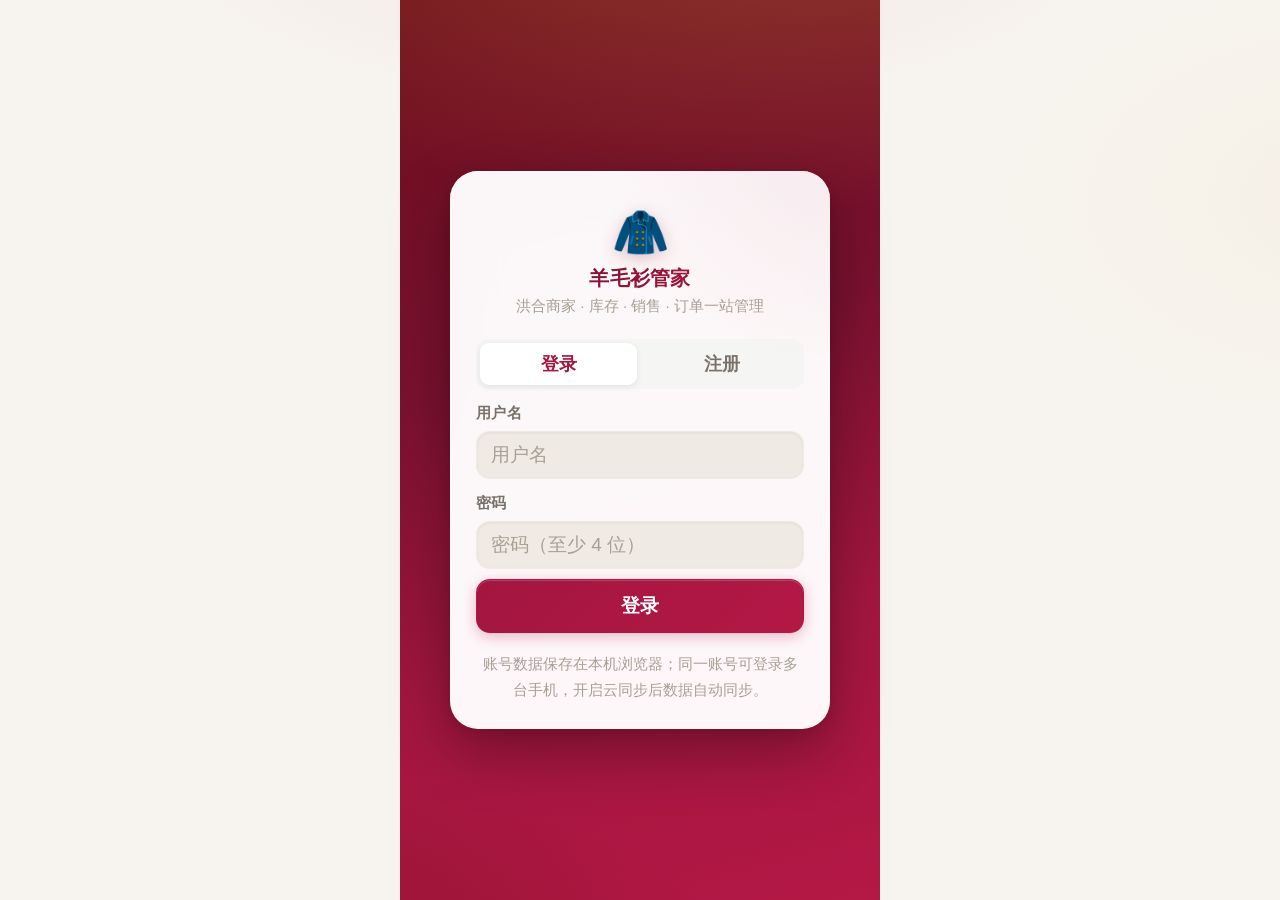
<file: yangmaoshan-mobile.html>
<!DOCTYPE html>
<html lang="zh-CN">
<head>
<meta charset="UTF-8">
<meta name="viewport" content="width=device-width, initial-scale=1.0, maximum-scale=1.0, user-scalable=no, viewport-fit=cover">
<meta name="theme-color" id="meta-theme" content="#b91c2e">
<meta name="apple-mobile-web-app-capable" content="yes">
<meta name="apple-mobile-web-app-status-bar-style" content="black-translucent">
<meta name="apple-mobile-web-app-title" content="羊毛衫管家">
<title>羊毛衫管家</title>

<link rel="apple-touch-icon" href="[data-uri]">
<link rel="icon" type="image/png" sizes="192x192" href="[data-uri]">
<style>/* ============================================================
   羊毛衫管家 - 高级质感设计系统
   亮色 / 暗色双主题
   ============================================================ */

:root {
  --primary: #a3163f;          /* 酒红 */
  --primary-deep: #6d0f2b;
  --primary-soft: #fceef3;
  --accent: #c9a35c;           /* 香槟金 */
  --accent-soft: rgba(201,163,92,.14);
  --bg: #f7f4ef;               /* 暖象牙 */
  --bg2: #efeae3;
  --card: #fffdfa;
  --text: #241d1b;
  --text2: #7a726a;
  --text3: #a89f95;
  --border: #ebe5de;
  --ok: #15803d;
  --ok-bg: #dcfce7;
  --warn: #b45309;
  --warn-bg: #fef3c7;
  --danger: #b41845;
  --danger-bg: #fce7ec;
  --header-grad: linear-gradient(135deg, #6d0f2b 0%, #a3163f 48%, #bd2750 100%);
  --radius-lg: 20px;
  --radius-md: 14px;
  --radius-sm: 10px;
  /* 精致阴影体系：柔和高斯 + 环境光 + 内高光 */
  --shadow-sm: 0 1px 2px rgba(36,29,27,.04), 0 2px 8px rgba(36,29,27,.04), inset 0 1px 0 rgba(255,255,255,.6);
  --shadow-md: 0 2px 6px rgba(36,29,27,.05), 0 8px 24px rgba(36,29,27,.08), inset 0 1px 0 rgba(255,255,255,.65);
  --shadow-lg: 0 4px 12px rgba(36,29,27,.08), 0 20px 48px rgba(36,29,27,.14), inset 0 1px 0 rgba(255,255,255,.7);
  --shadow-press: 0 1px 2px rgba(36,29,27,.06), inset 0 2px 6px rgba(36,29,27,.06);
  /* 动效曲线 */
  --ease: cubic-bezier(.22,.8,.36,1);
  --ease-spring: cubic-bezier(.34,1.4,.5,1);
  /* 玻璃拟态 */
  --glass-bg: rgba(255,253,250,.78);
  --glass-border: rgba(255,255,255,.55);
}

/* 暗色主题 */
[data-theme="dark"] {
  --primary: #ef4444;
  --primary-deep: #b41845;
  --primary-soft: #3f1d24;
  --accent: #f0c674;
  --accent-soft: rgba(240,198,116,.12);
  --bg: #14120f;
  --bg2: #1d1a17;
  --card: #221f1b;
  --text: #f5f5f4;
  --text2: #a8a29e;
  --text3: #6b6560;
  --border: #35312c;
  --ok: #4ade80;
  --ok-bg: rgba(74,222,128,.12);
  --warn: #fbbf24;
  --warn-bg: rgba(251,191,36,.12);
  --danger: #f87171;
  --danger-bg: rgba(248,113,113,.12);
  --header-grad: linear-gradient(135deg, #450a0a 0%, #6d0f2b 50%, #991b1b 100%);
  --shadow-sm: 0 1px 2px rgba(0,0,0,.3), inset 0 1px 0 rgba(255,255,255,.03);
  --shadow-md: 0 2px 6px rgba(0,0,0,.4), 0 8px 24px rgba(0,0,0,.4), inset 0 1px 0 rgba(255,255,255,.04);
  --shadow-lg: 0 4px 12px rgba(0,0,0,.5), 0 20px 48px rgba(0,0,0,.55), inset 0 1px 0 rgba(255,255,255,.05);
  --shadow-press: 0 1px 2px rgba(0,0,0,.4), inset 0 2px 6px rgba(0,0,0,.3);
  --glass-bg: rgba(30,27,23,.82);
  --glass-border: rgba(255,255,255,.08);
}

/* 字号体系：--fs 是基础字号，切换字体大小只改它，全局联动
 * 各层级字号用 calc 基于 --fs 派生 */
:root {
  --fs: 15px;               /* 基础字号（JS 切换时修改） */
  --fs-xxs: calc(var(--fs) * 0.8);  /* 极小字 12px */
  --fs-tiny: calc(var(--fs) * 0.73); /* 标注 11px */
  --fs-xs: calc(var(--fs) * 0.87);  /* 辅助文字 13px */
  --fs-sm: calc(var(--fs) * 0.93);  /* 小字 14px */
  --fs-md: var(--fs);               /* 正文 15px */
  --fs-lg: calc(var(--fs) * 1.13);  /* 标题 17px */
  --fs-xl: calc(var(--fs) * 1.27);  /* 大标题 19px */
  --fs-num: calc(var(--fs) * 1.2);  /* 数字 */
}

* { box-sizing: border-box; margin: 0; padding: 0; -webkit-tap-highlight-color: transparent; }

html { height: 100%; }
body {
  height: 100%;
  font-family: -apple-system, BlinkMacSystemFont, "SF Pro Text", "PingFang SC", "HarmonyOS Sans SC", "Microsoft YaHei", sans-serif;
  font-size: var(--fs);
  background: var(--bg);
  color: var(--text);
  overscroll-behavior-y: none;
  -webkit-font-smoothing: antialiased;
  text-rendering: optimizeLegibility;
  transition: background .3s var(--ease), color .3s var(--ease);
}

#app { display: flex; flex-direction: column; min-height: 100vh; max-width: 480px; margin: 0 auto; }

/* ============ 头部 ============ */
.app-header {
  background: var(--header-grad);
  color: #fff;
  padding: calc(env(safe-area-inset-top, 0px) + 16px) 18px 18px;
  position: sticky;
  top: 0;
  z-index: 40;
  box-shadow: 0 4px 20px rgba(122,17,48,.28);
  border-bottom: 1px solid rgba(201,163,92,.32);
  position: relative;
  overflow: hidden;
}
/* 头部装饰光斑 */
.app-header::before {
  content: "";
  position: absolute;
  top: -60%;
  right: -20%;
  width: 70%;
  height: 200%;
  background: radial-gradient(circle at 70% 30%, rgba(255,255,255,.16), transparent 60%);
  pointer-events: none;
}
.app-header::after {
  content: "";
  position: absolute;
  bottom: -40%;
  left: -15%;
  width: 60%;
  height: 150%;
  background: radial-gradient(circle at 30% 70%, rgba(232,176,75,.13), transparent 55%);
  pointer-events: none;
}
.header-inner { display: flex; align-items: center; justify-content: space-between; gap: 12px; position: relative; }
.header-title-wrap { display: flex; flex-direction: column; gap: 2px; min-width: 0; }
.app-header h1 {
  font-size: var(--fs-xl);
  font-weight: 700;
  letter-spacing: .5px;
  text-shadow: 0 1px 2px rgba(0,0,0,.12);
  white-space: nowrap;
  overflow: hidden;
  text-overflow: ellipsis;
}
.header-sub {
  font-size: var(--fs-tiny);
  opacity: .78;
  letter-spacing: .3px;
  white-space: nowrap;
  overflow: hidden;
  text-overflow: ellipsis;
}
.header-right { display: flex; gap: 8px; align-items: center; flex: none; }
.header-btn {
  background: rgba(255,255,255,.16);
  backdrop-filter: blur(8px) saturate(1.2);
  -webkit-backdrop-filter: blur(8px) saturate(1.2);
  border: 1px solid rgba(255,255,255,.25);
  color: #fff;
  border-radius: 20px;
  padding: 7px 16px;
  font-size: var(--fs-xs);
  font-weight: 600;
  cursor: pointer;
  transition: background .15s var(--ease), transform .15s var(--ease-spring), box-shadow .15s;
  box-shadow: 0 2px 8px rgba(0,0,0,.12);
  will-change: transform;
}
.header-btn:active { background: rgba(255,255,255,.3); transform: scale(.94); box-shadow: 0 1px 3px rgba(0,0,0,.15); }
.header-btn.ghost { background: transparent; border-color: rgba(255,255,255,.35); box-shadow: none; }
.hidden { display: none !important; }

/* ============ 登录页 ============ */
.auth-wrap {
  min-height: 100vh;
  display: flex;
  align-items: center;
  justify-content: center;
  background:
    radial-gradient(1200px 500px at 80% -10%, rgba(232,176,75,.25), transparent 60%),
    radial-gradient(800px 400px at -20% 110%, rgba(127,16,32,.55), transparent 55%),
    linear-gradient(165deg, #6f0e1d 0%, #7a1130 40%, #a3163f 70%, #b41845 100%);
  padding: 24px;
}
.auth-box {
  background: rgba(255,255,255,.97);
  backdrop-filter: blur(24px) saturate(1.3);
  -webkit-backdrop-filter: blur(24px) saturate(1.3);
  border-radius: 28px;
  padding: 34px 26px 26px;
  width: 100%;
  max-width: 380px;
  box-shadow: 0 24px 60px rgba(0,0,0,.3), 0 4px 16px rgba(0,0,0,.12), inset 0 1px 0 rgba(255,255,255,.7);
  animation: authIn .55s var(--ease);
  position: relative;
  overflow: hidden;
}
.auth-box::before {
  content: "";
  position: absolute;
  top: -30%;
  right: -25%;
  width: 80%;
  height: 80%;
  background: radial-gradient(circle at 70% 30%, rgba(180,24,69,.06), transparent 60%);
  pointer-events: none;
}
@keyframes authIn { from { opacity: 0; transform: translateY(24px) scale(.98); } to { opacity: 1; transform: none; } }
.auth-logo { font-size: 46px; text-align: center; margin-bottom: 6px; filter: drop-shadow(0 4px 8px rgba(122,17,48,.25)); }
.auth-box h2 {
  text-align: center;
  font-size: 20px;
  font-weight: 700;
  letter-spacing: .3px;
  margin-bottom: 4px;
  background: linear-gradient(120deg, #6d0f2b, #b41845);
  -webkit-background-clip: text;
  background-clip: text;
  -webkit-text-fill-color: transparent;
}
.auth-tagline { text-align: center; font-size: var(--fs-xxs); color: var(--text3); margin-bottom: 22px; }
.auth-tabs { display: flex; gap: 6px; margin-bottom: 14px; background: #f5f5f4; border-radius: 12px; padding: 4px; }
[data-theme="dark"] .auth-tabs { background: var(--bg2); }
.auth-tab {
  flex: 1;
  padding: 9px;
  border: none;
  border-radius: 9px;
  background: transparent;
  font-size: var(--fs-sm);
  font-weight: 600;
  cursor: pointer;
  color: var(--text2);
  transition: all .2s var(--ease);
}
.auth-tab.active { background: #fff; color: var(--primary); box-shadow: 0 2px 6px rgba(28,25,23,.08); }
[data-theme="dark"] .auth-tab.active { background: var(--card); }
.auth-error { background: var(--danger-bg); color: var(--danger); border-radius: 12px; padding: 10px 14px; font-size: var(--fs-xs); margin-top: 12px; border: 1px solid rgba(180,24,69,.15); }
.auth-hint { font-size: var(--fs-xxs); color: var(--text3); margin-top: 18px; line-height: 1.7; text-align: center; }

/* ============ 内容区 ============ */
body {
  background-image:
    radial-gradient(circle at 15% 20%, rgba(180,24,69,.03), transparent 40%),
    radial-gradient(circle at 85% 70%, rgba(232,176,75,.04), transparent 45%);
  background-attachment: fixed;
}
#content { flex: 1; padding: 14px 14px calc(env(safe-area-inset-bottom, 0px) + 80px); }
.view { display: none; }
.view.active { display: block; animation: viewIn .32s var(--ease); }
@keyframes viewIn {
  from { opacity: 0; transform: translateX(14px); }
  to { opacity: 1; transform: none; }
}
@keyframes itemIn { from { opacity: 0; transform: translateY(8px); } to { opacity: 1; transform: none; } }

/* ============ 搜索 ============ */
.search-bar { margin-bottom: 12px; }
.search-bar .input {
  background: var(--card);
  border-radius: 14px;
  padding: 12px 16px 12px 42px;
  border: 1px solid transparent;
  box-shadow: var(--shadow-sm);
  background-image: url("data:image/svg+xml,%3Csvg xmlns='http://www.w3.org/2000/svg' viewBox='0 0 24 24' fill='none' stroke='%23a8a29e' stroke-width='2' stroke-linecap='round'%3E%3Ccircle cx='11' cy='11' r='7'/%3E%3Cpath d='m21 21-4.3-4.3'/%3E%3C/svg%3E");
  background-repeat: no-repeat;
  background-position: 14px center;
  background-size: 17px;
}
.search-bar .input:focus { border-color: rgba(180,24,69,.35); box-shadow: 0 0 0 4px rgba(180,24,69,.08); }

/* ============ 筛选 chips ============ */
.filter-row { display: flex; gap: 8px; margin-bottom: 14px; flex-wrap: wrap; }
.chip {
  padding: 7px 16px;
  border-radius: 20px;
  border: 1px solid var(--border);
  background: var(--card);
  font-size: var(--fs-xs);
  font-weight: 500;
  color: var(--text2);
  cursor: pointer;
  transition: all .18s var(--ease);
}
.chip:active { transform: scale(.95); }
.chip.active {
  background: linear-gradient(135deg, #a3163f, #b41845);
  border-color: transparent;
  color: #fff;
  box-shadow: 0 3px 10px rgba(180,24,69,.3);
}
.chip.sort-chip { color: var(--text); font-weight: 600; }

/* ============ 列表卡片 ============ */
.list { display: flex; flex-direction: column; gap: 12px; }
.list-card {
  background: var(--card);
  border-radius: var(--radius-lg);
  box-shadow: var(--shadow-sm);
  border: 1px solid var(--border);
  padding: 14px;
  cursor: pointer;
  display: flex;
  gap: 14px;
  transition: transform .18s var(--ease-spring), box-shadow .22s var(--ease), background .3s var(--ease), border-color .3s var(--ease);
  will-change: transform;
  position: relative;
}
.list-card::after {
  content: "";
  position: absolute;
  inset: 0;
  border-radius: inherit;
  background: linear-gradient(180deg, rgba(255,255,255,.5), transparent 45%);
  pointer-events: none;
  opacity: .5;
}
[data-theme="dark"] .list-card::after { background: linear-gradient(180deg, rgba(255,255,255,.04), transparent 45%); opacity: .5; }
.list-card:active {
  transform: scale(.98);
  box-shadow: var(--shadow-press);
}
.list-card:hover { box-shadow: var(--shadow-md); }
.thumb {
  width: 72px; height: 72px;
  border-radius: 14px;
  background: linear-gradient(145deg, var(--bg2), var(--bg));
  flex: none;
  display: flex; align-items: center; justify-content: center;
  color: var(--text3); font-size: 30px;
  overflow: hidden;
  box-shadow: inset 0 0 0 1px rgba(28,25,23,.04);
  transition: transform .25s var(--ease-spring);
}
.list-card:active .thumb { transform: scale(.94); }
.thumb img { width: 100%; height: 100%; object-fit: cover; animation: imgIn .35s var(--ease); }
@keyframes imgIn { from { opacity: 0; } to { opacity: 1; } }
.list-main { flex: 1; min-width: 0; display: flex; flex-direction: column; gap: 3px; }
.list-title { font-size: 15.5px; font-weight: 600; letter-spacing: .2px; word-break: break-all; }
.list-sub { font-size: var(--fs-xxs); color: var(--text3); }
.list-tags { display: flex; gap: 6px; flex-wrap: wrap; margin-top: 2px; }
.tag {
  font-size: var(--fs-tiny);
  font-weight: 500;
  padding: 3px 9px;
  border-radius: 8px;
  background: var(--bg2);
  color: var(--text2);
  transition: transform .15s var(--ease-spring);
}
.tag.green { background: var(--ok-bg); color: var(--ok); }
.tag.red { background: var(--danger-bg); color: var(--danger); font-weight: 600; }
.tag.blue { background: rgba(59,130,246,.12); color: #3b82f6; }
.tag.warn { background: rgba(245,158,11,.14); color: #d97706; }
.danger-text { color: var(--danger); font-weight: 700; }

/* 订单发货明细 */
.ship-lines { display: flex; flex-direction: column; gap: 6px; margin-bottom: 10px; }
.ship-line { display: flex; align-items: center; gap: 8px; background: var(--bg2); border-radius: 10px; padding: 6px 10px; }
.ship-name { flex: 1; min-width: 0; font-size: var(--fs-sm); color: var(--text); word-break: break-all; }
.ship-qty { font-size: var(--fs-sm); color: var(--text2); white-space: nowrap; }
.ship-input { width: 88px; flex: none; }
.ship-input .ship-qty-input { text-align: center; font-weight: 700; }
.ship-ops { display: flex; gap: 6px; }
.mini-btn {
  width: 30px; height: 30px; border-radius: 9px; border: 1px solid var(--border);
  background: var(--card); color: var(--text); font-size: 17px; font-weight: 700; line-height: 1;
  display: flex; align-items: center; justify-content: center; cursor: pointer;
}
.mini-btn:active { transform: scale(.92); }
.tip-line {
  font-size: var(--fs-sm); line-height: 1.7; color: var(--text);
  padding: 8px 0; border-bottom: 1px dashed var(--border);
}
.tip-line:last-child { border-bottom: none; }

/* 生产看板 */
.os-board { padding: 14px 14px 12px; }
.os-board-grid { display: grid; grid-template-columns: repeat(4, 1fr); gap: 8px; }
.os-board-cell {
  background: var(--bg2); border-radius: 14px; padding: 12px 4px;
  text-align: center; cursor: pointer;
  transition: transform .15s var(--ease);
}
.os-board-cell:active { transform: scale(.94); }
.os-board-num { font-size: 26px; font-weight: 800; color: var(--text); line-height: 1.2; }
.os-board-lbl { font-size: var(--fs-tiny); color: var(--text2); margin-top: 3px; white-space: nowrap; }
.os-board-settle { margin-top: 10px; font-size: var(--fs-sm); color: var(--text2); text-align: right; }

/* 订单快捷收款 */
.quick-actions { flex: none; align-self: center; display: flex; flex-direction: column; gap: 8px; margin-left: 8px; }
.quick-pay-btn {
  flex: none;
  border: none; border-radius: 10px;
  background: linear-gradient(135deg, #a3163f, #bd2750);
  color: #fff; font-size: var(--fs-xs); font-weight: 700;
  padding: 8px 12px;
  box-shadow: 0 2px 8px rgba(180,24,69,.35);
}
.quick-ship-btn {
  flex: none;
  border: none; border-radius: 10px;
  background: linear-gradient(135deg, #15803d, #16a34a);
  color: #fff; font-size: var(--fs-xs); font-weight: 700;
  padding: 8px 12px;
  box-shadow: 0 2px 8px rgba(22,163,74,.35);
}
.quick-pay-btn:active, .quick-ship-btn:active { transform: scale(.94); }

/* 全局搜索分组 */
.search-group-title {
  font-size: var(--fs-xs); font-weight: 700; color: var(--text2);
  padding: 14px 4px 6px;
}
.search-group-title:first-child { padding-top: 4px; }

/* 图片分享/预览弹层 */
.img-share-mask {
  position: fixed; inset: 0; z-index: 999;
  background: rgba(0,0,0,.72);
  display: flex; align-items: center; justify-content: center;
  padding: 18px; animation: fadeIn .2s var(--ease);
}
.img-share-box {
  background: var(--card); border-radius: 18px; padding: 16px;
  width: min(92vw, 420px); max-height: 92vh; overflow: auto;
  text-align: center;
}
.img-share-box h3 { font-size: var(--fs-md); margin-bottom: 10px; }
.img-share-box img {
  width: 100%; border-radius: 12px; display: block;
  box-shadow: 0 4px 16px rgba(0,0,0,.25);
}
.img-share-hint { font-size: var(--fs-sm); color: var(--text2); margin: 10px 0 4px; line-height: 1.6; }
.img-share-box .btn-row { margin-top: 10px; }
.qr-box #pay-qr-canvas { display: flex; justify-content: center; background: #fff; border-radius: 12px; padding: 12px; }

/* 语音按住说话录音态 */
.voice-btn { transition: all .15s var(--ease); }
.voice-btn.recording {
  background: var(--danger); color: #fff; border-color: transparent;
  box-shadow: 0 0 0 5px rgba(220,38,38,.18);
  animation: voicePulse 1s ease-in-out infinite;
}
@keyframes voicePulse { 0%,100% { transform: scale(1); } 50% { transform: scale(1.06); } }
.list-side { text-align: right; flex: none; display: flex; flex-direction: column; justify-content: center; gap: 3px; padding-left: 6px; }
.list-side .num { font-size: var(--fs-num); font-weight: 800; font-variant-numeric: tabular-nums; letter-spacing: -.3px; }
.list-side .lbl { font-size: var(--fs-tiny); color: var(--text3); }

/* ============ 卡片 ============ */
.card {
  background: var(--card);
  border-radius: var(--radius-lg);
  box-shadow: var(--shadow-sm);
  border: 1px solid var(--border);
  padding: 18px;
  margin-bottom: 14px;
  transition: background .3s var(--ease), border-color .3s var(--ease), box-shadow .3s var(--ease);
  position: relative;
}
.card::after {
  content: "";
  position: absolute;
  inset: 0;
  border-radius: inherit;
  background: linear-gradient(180deg, rgba(255,255,255,.45), transparent 40%);
  pointer-events: none;
  opacity: .45;
}
[data-theme="dark"] .card::after { background: linear-gradient(180deg, rgba(255,255,255,.03), transparent 40%); opacity: .5; }
.card > * { position: relative; }
.card h3 {
  font-size: var(--fs-md);
  font-weight: 700;
  margin-bottom: 12px;
  display: flex;
  align-items: center;
  gap: 8px;
}
.card h3::before {
  content: "";
  width: 4px; height: 15px;
  border-radius: 2px;
  background: linear-gradient(180deg, var(--accent), var(--primary));
}
hr { border: none; border-top: 1px solid var(--border); margin: 16px 0; }

/* ============ 表单 ============ */
.lbl { display: block; font-size: var(--fs-xxs); font-weight: 600; color: var(--text2); margin: 14px 0 7px; letter-spacing: .3px; }
.lbl:first-child { margin-top: 0; }
.input {
  width: 100%;
  padding: 12px 14px;
  border: 1.5px solid var(--border);
  border-radius: var(--radius-md);
  font-size: var(--fs-md);
  background: var(--card);
  color: var(--text);
  outline: none;
  transition: border-color .15s, box-shadow .15s, background .3s, transform .15s;
  font-family: inherit;
}
.input::placeholder { color: var(--text3); }
.input:focus { border-color: rgba(180,24,69,.5); box-shadow: 0 0 0 4px rgba(180,24,69,.08); }
.ta { min-height: 84px; resize: vertical; line-height: 1.6; }
select.input { appearance: auto; }

/* ============ 按钮 ============ */
.btn {
  width: 100%;
  padding: 13px;
  border: 1.5px solid var(--border);
  border-radius: var(--radius-md);
  background: var(--card);
  color: var(--text);
  font-size: var(--fs-md);
  font-weight: 600;
  cursor: pointer;
  margin-top: 10px;
  transition: transform .18s var(--ease-spring), box-shadow .2s var(--ease), background .3s, border-color .2s;
  font-family: inherit;
  will-change: transform;
}
.btn:active { transform: scale(.97); box-shadow: var(--shadow-press); }
.btn.primary {
  background: linear-gradient(135deg, #a3163f, #b41845);
  border-color: transparent;
  color: #fff;
  box-shadow: 0 4px 14px rgba(180,24,69,.28), inset 0 1px 0 rgba(255,255,255,.18);
}
.btn.primary:active { box-shadow: 0 2px 6px rgba(180,24,69,.3), inset 0 1px 0 rgba(255,255,255,.1); transform: scale(.97); }
.btn.small { width: auto; padding: 8px 16px; font-size: var(--fs-xs); margin-top: 10px; border-radius: 12px; }
.btn-row { display: flex; gap: 10px; margin-top: 16px; }
.btn-row .btn { flex: 1; margin-top: 0; }
.btn.danger { color: var(--danger); border-color: rgba(180,24,69,.25); }
.hint { font-size: var(--fs-xxs); color: var(--text3); margin-top: 8px; line-height: 1.7; }

/* ============ 底部导航 ============ */
.tabbar {
  position: fixed;
  bottom: 0;
  left: 50%;
  transform: translateX(-50%);
  width: 100%;
  max-width: 480px;
  background: var(--glass-bg);
  backdrop-filter: blur(24px) saturate(1.6);
  -webkit-backdrop-filter: blur(24px) saturate(1.6);
  display: flex;
  border-top: 1px solid var(--glass-border);
  padding: 6px 8px calc(env(safe-area-inset-bottom, 0px) + 6px);
  z-index: 50;
  box-shadow: 0 -8px 32px rgba(28,25,23,.08);
  transition: background .3s var(--ease);
}
.tab {
  flex: 1;
  padding: 7px 0 6px;
  text-align: center;
  font-size: var(--fs-tiny);
  font-weight: 500;
  color: var(--text3);
  cursor: pointer;
  user-select: none;
  background: none;
  border: none;
  border-radius: 14px;
  transition: color .18s var(--ease), transform .18s var(--ease-spring);
  font-family: inherit;
  will-change: transform;
}
.tab .t-icon { font-size: 21px; display: block; margin-bottom: 2px; filter: grayscale(.35) opacity(.7); transition: filter .22s var(--ease), transform .22s var(--ease-spring); }
.tab:active { transform: scale(.9); }
.tab.active {
  color: var(--primary);
  font-weight: 700;
  background: var(--primary-soft);
}
.tab.active .t-icon { filter: none; transform: translateY(-2px) scale(1.08); }
.tab:not(.active) .t-icon:active { transform: scale(.85); }

/* ============ 图片选择 ============ */
.img-picker { display: flex; flex-wrap: wrap; gap: 10px; align-items: center; }
.img-thumbs { display: flex; gap: 10px; flex-wrap: wrap; }
.img-thumb {
  width: 68px; height: 68px;
  border-radius: 14px;
  overflow: hidden;
  position: relative;
  background: var(--bg2) center/cover no-repeat;
  box-shadow: var(--shadow-sm);
}
.img-thumb img { width: 100%; height: 100%; object-fit: cover; }
.img-thumb .rm {
  position: absolute; top: 4px; right: 4px;
  background: rgba(0,0,0,.55);
  backdrop-filter: blur(4px);
  color: #fff;
  border: none;
  border-radius: 50%;
  width: 22px; height: 22px;
  font-size: var(--fs-xxs);
  line-height: 22px;
  cursor: pointer;
}
.img-thumb .rm:active { background: rgba(0,0,0,.8); }

/* ============ 颜色编辑器 ============ */
.color-editor { display: flex; flex-direction: column; gap: 9px; }
.color-row { display: flex; gap: 9px; align-items: center; }
.color-row .c-name { flex: 2; }
.color-row .c-qty { flex: 1; }
.color-row .rm {
  flex: none;
  width: 38px; height: 38px;
  background: var(--danger-bg);
  border: none;
  border-radius: 10px;
  color: var(--danger);
  font-size: 16px;
  cursor: pointer;
}
.color-row .rm:active { opacity: .8; }

/* ============ 详情 ============ */
.detail-imgs { display: flex; gap: 10px; overflow-x: auto; padding: 2px 0 8px; -webkit-overflow-scrolling: touch; }
.detail-imgs .img-thumb { flex: none; width: 120px; height: 120px; }
.detail-color-row {
  display: flex;
  justify-content: space-between;
  padding: 10px 2px;
  border-bottom: 1px solid var(--border);
  font-size: var(--fs-sm);
  gap: 12px;
}
.detail-color-row:last-child { border-bottom: none; }
.detail-color-row .v { font-weight: 600; font-variant-numeric: tabular-nums; }
.detail-actions { display: flex; flex-direction: column; gap: 0; }

/* ============ 二维码 ============ */
.qr-row { display: flex; flex-direction: column; align-items: center; gap: 10px; }
.qr-row #detail-qr { background: #fff; padding: 10px; border-radius: 12px; }
.qr-row .hint { text-align: center; }

/* ============ 订单 ============ */
.order-lines { display: flex; flex-direction: column; gap: 10px; }
.order-line { border: 1px solid var(--border); border-radius: var(--radius-md); padding: 12px; background: var(--bg2); }
.order-line .ol-row { display: flex; gap: 9px; margin-bottom: 8px; }
.order-line .ol-row:last-child { margin-bottom: 0; }
.order-line .ol-qty { width: 76px; flex: none; }
.order-line .rm { background: none; border: none; color: var(--danger); font-size: 16px; cursor: pointer; width: 38px; flex: none; }
.addr-row { display: flex; gap: 9px; align-items: center; }
.addr-row .input { flex: 1; }
.addr-row .btn { width: auto; margin-top: 0; }

/* 带单位的输入框 */
.unit-wrap {
  position: relative;
  flex: 1;
  min-width: 0;
}
.unit-wrap .input { padding-right: 34px; }
.unit-wrap .unit {
  position: absolute;
  right: 10px;
  top: 50%;
  transform: translateY(-50%);
  font-size: var(--fs-xs);
  color: var(--text3);
  pointer-events: none;
}
.color-row .unit-wrap { flex: 1; }

.order-card { flex-direction: column; }
.order-head { display: flex; justify-content: space-between; align-items: center; gap: 8px; margin-bottom: 6px; }
.order-customer { font-size: 15.5px; font-weight: 700; }
.order-no {
  font-size: var(--fs-xxs);
  color: var(--text3);
  background: var(--bg2);
  padding: 2px 8px;
  border-radius: 8px;
  font-family: ui-monospace, Consolas, monospace;
  white-space: nowrap;
  margin-left: auto;
}
.order-status { font-size: var(--fs-xxs); font-weight: 600; padding: 3px 12px; border-radius: 20px; }
.order-status.pending { background: var(--warn-bg); color: var(--warn); }
.order-status.done { background: var(--ok-bg); color: var(--ok); }
.order-status.cancelled { background: var(--bg2); color: var(--text3); }
.order-lines-preview { font-size: var(--fs-xs); color: var(--text2); margin-bottom: 4px; }
.order-addr { font-size: var(--fs-xxs); color: var(--text3); }
.order-foot { display: flex; gap: 8px; margin-top: 10px; }
.order-foot .btn { margin-top: 0; flex: 1; }

/* 收款 */
.pay-row { display: flex; align-items: center; gap: 8px; margin-bottom: 8px; }
.pay-info { font-size: var(--fs-sm); font-weight: 600; }

/* ============ 今日概览 ============ */
.stats-summary { display: grid; grid-template-columns: repeat(2, 1fr); gap: 12px; margin-bottom: 14px; }
.stat-card {
  background: var(--card);
  border-radius: var(--radius-lg);
  box-shadow: var(--shadow-sm);
  border: 1px solid var(--border);
  padding: 16px;
  text-align: center;
  position: relative;
  overflow: hidden;
}
.stat-card::after {
  content: "";
  position: absolute;
  top: -30px; right: -30px;
  width: 80px; height: 80px;
  border-radius: 50%;
  background: radial-gradient(circle, rgba(180,24,69,.07), transparent 70%);
}
.stat-num {
  font-size: 24px;
  font-weight: 800;
  letter-spacing: -.5px;
  font-variant-numeric: tabular-nums;
  background: linear-gradient(120deg, var(--primary-deep) 10%, #c9a35c 90%);
  -webkit-background-clip: text;
  background-clip: text;
  -webkit-text-fill-color: transparent;
  transition: transform .25s var(--ease-spring);
  animation: numPop .4s var(--ease-spring);
}
@keyframes numPop { 0% { transform: scale(.9); opacity: .6; } 100% { transform: scale(1); opacity: 1; } }
.stat-num:hover { transform: scale(1.05); }
.stat-lbl { font-size: var(--fs-xxs); color: var(--text3); margin-top: 3px; font-weight: 500; }
.stat-card { cursor: pointer; transition: transform .15s var(--ease-spring); }
.stat-card:active { transform: scale(.94); }

/* 微信收款码 */
.payqr-preview {
  display: flex; justify-content: center;
  background: #fff; border-radius: 14px;
  padding: 12px; margin-bottom: 10px;
}
.payqr-preview img { width: 180px; height: 180px; object-fit: contain; border-radius: 8px; }
.payqr-info { text-align: center; margin-bottom: 8px; }
.payqr-cust { font-size: var(--fs-sm); color: var(--text2); font-weight: 600; }
.payqr-amount { font-size: var(--fs-md); color: var(--text); margin-top: 2px; }
.payqr-amount b { color: var(--danger); font-size: 26px; }
.payqr-sub { font-size: var(--fs-xxs); color: var(--text3); margin-left: 6px; }

/* 快捷操作 */
.quick-grid { display: grid; grid-template-columns: repeat(3, 1fr); gap: 10px; }
.quick-btn {
  background: var(--bg2);
  border: 1px solid var(--border);
  border-radius: var(--radius-md);
  padding: 14px 8px;
  font-size: var(--fs-sm);
  font-weight: 600;
  color: var(--text);
  cursor: pointer;
  transition: transform .18s var(--ease-spring), box-shadow .2s var(--ease), background .2s var(--ease), border-color .2s var(--ease);
  font-family: inherit;
  will-change: transform;
  position: relative;
  overflow: hidden;
}
.quick-btn:active { transform: scale(.93); box-shadow: var(--shadow-press); }
.quick-btn:hover { box-shadow: var(--shadow-md); }

/* 今日日期卡片 */
.today-clock-strip {
  text-align: center;
  font-size: var(--fs-xxs);
  color: var(--text3);
  letter-spacing: .3px;
  padding: 10px 0 4px;
}
.today-date-card {
  background: linear-gradient(135deg, var(--primary-deep), var(--primary));
  border-radius: var(--radius-lg);
  padding: 18px 20px;
  margin-bottom: 14px;
  color: #fff;
  box-shadow: var(--shadow-md);
  display: flex;
  flex-direction: column;
  gap: 4px;
  position: relative;
  overflow: hidden;
}
.today-date-card::after {
  content: "";
  position: absolute;
  top: -40px; right: -30px;
  width: 130px; height: 130px;
  border-radius: 50%;
  background: radial-gradient(circle, rgba(255,255,255,.15), transparent 65%);
  pointer-events: none;
}
.today-date-text { font-size: var(--fs-lg); font-weight: 700; position: relative; }
.today-time-text { font-size: var(--fs-sm); opacity: .85; font-variant-numeric: tabular-nums; position: relative; }

/* 今日提醒 */
.today-ok {
  text-align: center;
  color: var(--ok);
  font-size: var(--fs-sm);
  padding: 16px 0;
  font-weight: 500;
}
.today-remind {
  display: flex;
  align-items: center;
  gap: 12px;
  padding: 12px 10px;
  border-radius: var(--radius-md);
  background: var(--bg2);
  border: 1px solid var(--border);
  margin-bottom: 8px;
  cursor: pointer;
  animation: itemIn .3s var(--ease) both;
  transition: transform .18s var(--ease-spring), box-shadow .2s var(--ease);
}
.today-remind:active { transform: scale(.97); }
.today-remind:last-child { margin-bottom: 0; }
.tr-icon { font-size: 22px; flex: none; }
.tr-text { flex: 1; font-size: var(--fs-sm); font-weight: 500; }
.tr-arrow { color: var(--text3); font-size: 20px; }
.quick-btn:active { transform: scale(.96); background: var(--primary-soft); }

/* ============ 盘点 ============ */
.st-card h3 { margin-bottom: 8px; }
.st-row { display: flex; align-items: center; gap: 10px; margin-bottom: 8px; }
.st-row:last-child { margin-bottom: 0; }
.st-name { width: 60px; font-size: var(--fs-sm); font-weight: 600; flex: none; }
.st-book { font-size: var(--fs-xxs); color: var(--text3); flex: none; }
.st-input { flex: 1; text-align: center; padding: 9px; }

/* ============ 进货 ============ */
.purchase-list .detail-color-row { font-size: var(--fs-xs); }

/* ============ 批量改价 ============ */
.batch-list { display: flex; flex-direction: column; gap: 6px; max-height: 300px; overflow-y: auto; }
.batch-item {
  display: flex;
  align-items: center;
  gap: 10px;
  padding: 10px 12px;
  border: 1px solid var(--border);
  border-radius: var(--radius-sm);
  background: var(--bg2);
  cursor: pointer;
}
.batch-item input { width: 18px; height: 18px; accent-color: var(--primary); flex: none; }
.batch-name { flex: 1; font-size: var(--fs-sm); font-weight: 500; }
.batch-price { font-size: var(--fs-sm); font-weight: 700; color: var(--primary); }

/* ============ 统计 ============ */
.stat-list-row { display: flex; align-items: center; gap: 10px; padding: 10px 0; border-bottom: 1px solid var(--border); }
.stat-list-row:last-child { border-bottom: none; }

/* ============ 订单批量操作 ============ */
.batch-bar {
  display: flex;
  align-items: center;
  gap: 8px;
  background: var(--card);
  border: 1px solid var(--border);
  border-radius: var(--radius-md);
  padding: 10px 12px;
  margin-bottom: 12px;
  box-shadow: var(--shadow-sm);
}
.batch-bar .btn { width: auto; margin-top: 0; flex: none; }
.batch-bar span { flex: 1; font-size: var(--fs-sm); font-weight: 600; }
.order-check {
  width: 22px;
  height: 22px;
  accent-color: var(--primary);
  flex: none;
  align-self: center;
  cursor: pointer;
}

/* ============ 空状态 ============ */
.empty {
  text-align: center;
  color: var(--text3);
  font-size: var(--fs-sm);
  padding: 48px 20px;
  line-height: 1.8;
}
.empty .empty-icon { font-size: 44px; display: block; margin-bottom: 12px; opacity: .7; }

/* ============ 弹窗 ============ */
.modal-mask {
  position: fixed; inset: 0;
  background: rgba(28,25,23,.45);
  backdrop-filter: blur(4px);
  -webkit-backdrop-filter: blur(4px);
  display: flex; align-items: center; justify-content: center;
  z-index: 100;
  animation: fadeIn .2s ease;
}
@keyframes fadeIn { from { opacity: 0; } to { opacity: 1; } }
.modal {
  background: var(--card);
  border-radius: 22px;
  padding: 24px;
  width: 86%;
  max-width: 380px;
  box-shadow: var(--shadow-lg), inset 0 1px 0 rgba(255,255,255,.6);
  animation: modalIn .32s var(--ease-spring);
  transition: background .3s var(--ease);
}
@keyframes modalIn { from { opacity: 0; transform: scale(.92) translateY(14px); } to { opacity: 1; transform: none; } }
.modal h3 { margin-bottom: 10px; font-size: var(--fs-lg); font-weight: 700; }
.modal-text { font-size: var(--fs-sm); color: var(--text2); line-height: 1.7; margin-bottom: 4px; white-space: pre-line; }

/* ============ 更新公告弹窗 ============ */
.announce-mask {
  position: fixed; inset: 0; z-index: 120;
  background: rgba(28,25,23,.5);
  backdrop-filter: blur(4px);
  -webkit-backdrop-filter: blur(4px);
  display: flex; align-items: center; justify-content: center;
  padding: 20px;
  animation: fadeIn .2s ease;
}
.announce-box {
  background: var(--card);
  border-radius: 24px;
  width: min(92vw, 380px);
  max-height: 84vh;
  display: flex; flex-direction: column;
  overflow: hidden;
  box-shadow: var(--shadow-lg);
  animation: modalIn .32s var(--ease-spring);
}
.announce-head {
  background: linear-gradient(135deg, #a3163f, #c2254f);
  color: #fff; text-align: center;
  padding: 22px 16px 20px;
  flex: none;
}
.announce-icon { font-size: 42px; line-height: 1; filter: drop-shadow(0 3px 6px rgba(0,0,0,.25)); }
.announce-title { font-size: 21px; font-weight: 800; letter-spacing: 2px; margin-top: 8px; }
.announce-sub { font-size: 12.5px; opacity: .88; margin-top: 4px; }
.announce-list {
  flex: 1; overflow: auto;
  padding: 16px 20px 6px;
  -webkit-overflow-scrolling: touch;
}
.announce-ver { display: flex; align-items: center; gap: 10px; margin: 8px 0 6px; }
.announce-ver:first-child { margin-top: 0; }
.announce-ver-tag {
  background: rgba(180,24,69,.1);
  color: #b41845;
  font-size: 12px; font-weight: 800;
  padding: 3px 12px; border-radius: 20px;
  flex: none;
}
.announce-ver-line { flex: 1; height: 1px; background: var(--border); }
.announce-item {
  display: flex; gap: 9px; align-items: flex-start;
  font-size: var(--fs-sm); color: var(--text);
  line-height: 1.65; padding: 5px 0;
}
.announce-dot {
  flex: none; width: 6px; height: 6px; border-radius: 50%;
  background: linear-gradient(135deg, #b41845, #e15a6c);
  margin-top: 9px;
}
.announce-ok { flex: none; margin: 12px 20px 18px; border-radius: 14px; }

/* ============ Toast ============ */
.toast {
  position: fixed;
  left: 50%;
  bottom: 92px;
  transform: translateX(-50%) translateY(14px) scale(.96);
  background: rgba(28,25,23,.92);
  backdrop-filter: blur(12px) saturate(1.3);
  -webkit-backdrop-filter: blur(12px) saturate(1.3);
  color: #fff;
  padding: 11px 20px;
  border-radius: 22px;
  font-size: var(--fs-sm);
  font-weight: 500;
  z-index: 200;
  opacity: 0;
  transition: opacity .28s var(--ease), transform .3s var(--ease-spring);
  pointer-events: none;
  max-width: 82%;
  text-align: center;
  box-shadow: 0 8px 32px rgba(0,0,0,.25), inset 0 1px 0 rgba(255,255,255,.08);
}
.toast.show { opacity: 1; transform: translateX(-50%) translateY(0) scale(1); }

/* 数字闪烁提醒 */
@keyframes pulse { 0%,100% { opacity: 1; } 50% { opacity: .55; } }
.low-blink { animation: pulse 1.2s ease-in-out infinite; }

/* 滚动条美化 */
::-webkit-scrollbar { width: 4px; }
::-webkit-scrollbar-thumb { background: var(--border); border-radius: 4px; }

/* ============ 质感与 App 化升级（3.2） ============ */
html, body {
  overscroll-behavior: none;
  touch-action: manipulation;
  -webkit-text-size-adjust: 100%;
  text-size-adjust: 100%;
}
#app { min-height: 100vh; min-height: 100dvh; }
button, .list-card, .chip, .quick-btn, .os-board-cell, .tab, input, select, textarea {
  -webkit-tap-highlight-color: transparent;
  touch-action: manipulation;
}
button, .list-card, .chip, .quick-btn, .os-board-cell, .tab { user-select: none; -webkit-user-select: none; }

/* 快捷操作：常用按钮高亮 + 更多折叠 */
.quick-btn.primary {
  background: linear-gradient(135deg, #a3163f, #bd2750);
  border-color: transparent;
  color: #fff;
  box-shadow: 0 4px 14px rgba(180,24,69,.3), inset 0 1px 0 rgba(255,255,255,.18);
}
.quick-more-toggle {
  display: block; width: 100%;
  margin-top: 10px;
  padding: 9px;
  background: none; border: none;
  color: var(--text3);
  font-size: var(--fs-xxs);
  font-weight: 600;
  letter-spacing: .5px;
  cursor: pointer;
  border-radius: 10px;
  transition: color .18s var(--ease), background .18s var(--ease);
}
.quick-more-toggle:active { background: var(--bg2); color: var(--text2); }
.quick-more { margin-top: 10px; animation: viewIn .25s var(--ease); }

/* 今日统计数字跳动（数值变化时） */
@keyframes numBump {
  0% { transform: scale(1); }
  35% { transform: scale(1.22); }
  100% { transform: scale(1); }
}
.stat-num.bump { animation: numBump .5s var(--ease-spring); }

/* 空状态美化 */
.empty { text-align: center; padding: 40px 16px; color: var(--text3); }
.empty .empty-icon {
  width: 68px; height: 68px; margin: 0 auto 14px;
  border-radius: 50%;
  background: radial-gradient(circle at 32% 28%, rgba(180,24,69,.14), rgba(180,24,69,.06) 65%);
  display: flex; align-items: center; justify-content: center;
  font-size: 30px;
  box-shadow: inset 0 2px 8px rgba(180,24,69,.06);
}

/* ============ 质感再优化（3.12） ============ */
/* 页面顶部一抹品牌色光晕 */
body {
  background:
    radial-gradient(900px 300px at 50% -6%, rgba(180,24,69,.05), transparent 60%),
    var(--bg);
}
#content { padding-top: 18px; }

/* 快捷操作按钮：图标在上、文字在下，卡片式质感 */
.quick-btn {
  display: flex;
  flex-direction: column;
  align-items: center;
  justify-content: center;
  gap: 7px;
  padding: 17px 8px 15px;
  border-radius: 17px;
  background: linear-gradient(160deg, var(--card) 0%, var(--bg2) 100%);
  box-shadow: var(--shadow-sm);
}
.quick-btn .qb-icon {
  font-size: 27px;
  line-height: 1;
  filter: drop-shadow(0 2px 4px rgba(28,25,23,.2));
}
.quick-btn .qb-txt { font-size: var(--fs-xs); font-weight: 600; letter-spacing: .3px; }
.quick-btn.primary {
  background: linear-gradient(135deg, #a3163f, #bd2750);
  color: #fff;
  box-shadow: 0 6px 16px rgba(180,24,69,.32), inset 0 1px 0 rgba(255,255,255,.2);
}
.quick-btn.primary .qb-icon { filter: drop-shadow(0 3px 6px rgba(0,0,0,.25)); }

/* 统计卡片质感 */
.stat-card {
  background: linear-gradient(165deg, var(--card) 0%, var(--bg2) 100%);
  border-radius: 18px;
  box-shadow: var(--shadow-sm), inset 0 1px 0 rgba(255,255,255,.7);
  border: 1px solid var(--border);
  padding: 12px 8px 10px;
}

/* 列表卡片按压反馈 */
.list-card:active { transform: scale(.982); }

/* 底部 Tab 激活态：红色胶囊 */
.tab.active {
  background: linear-gradient(135deg, #a3163f, #bd2750);
  color: #fff;
  font-weight: 700;
  box-shadow: 0 4px 12px rgba(180,24,69,.32);
}
.tab.active .t-icon { filter: none; opacity: 1; transform: translateY(-1px) scale(1.05); }

/* 输入框更柔和 */
.input {
  background: var(--bg2);
  border-color: transparent;
  box-shadow: inset 0 1px 3px rgba(28,25,23,.06);
}
.input:focus {
  background: var(--card);
  box-shadow: 0 0 0 4px rgba(180,24,69,.08), inset 0 1px 2px rgba(28,25,23,.03);
}

/* 卡片过渡微动 */
.card {
  transition: transform .18s var(--ease-spring), box-shadow .25s var(--ease), background .3s var(--ease), border-color .3s var(--ease);
}
.card:active { transform: scale(.992); }

/* ============ 库存/加工商优化（3.14） ============ */
/* 库存列表：总库存大数字突出 */
.stock-num { font-size: 30px; }
.list-side .lbl { white-space: nowrap; }
.list-tags .tag b { font-size: inherit; }

/* 颜色标签：数量加粗更醒目 */
.list-tags .tag { display: inline-flex; align-items: baseline; gap: 3px; }
.list-tags .tag b { font-weight: 800; }

/* 加工商一键结清按钮 */
.settle-all-btn {
  margin-top: 8px;
  border: 1.5px solid rgba(180,24,69,.4);
  background: #fff;
  color: #b41845;
  font-size: var(--fs-xxs);
  font-weight: 700;
  padding: 6px 12px;
  border-radius: 10px;
  cursor: pointer;
  transition: all .15s var(--ease);
}
.settle-all-btn:active { background: #fee2e2; transform: scale(.95); }

/* ============ 质感再打磨（3.29） ============ */
/* 勾选框品牌化 */
input[type="checkbox"] {
  accent-color: #b41845;
  width: 18px; height: 18px;
  vertical-align: middle;
  margin-right: 2px;
}
.check { display: flex; align-items: center; gap: 4px; cursor: pointer; font-size: var(--fs-sm); color: var(--text); }

/* 背景暖色光晕（顶部品牌红 + 右上角暖金） */
body {
  background:
    radial-gradient(900px 300px at 50% -6%, rgba(180,24,69,.05), transparent 60%),
    radial-gradient(680px 400px at 108% 22%, rgba(232,176,75,.06), transparent 62%),
    var(--bg);
}

/* 今日统计 ¥ 符号 */
.stat-cur { font-size: 15px; font-weight: 800; margin-right: 2px; opacity: .85; }

/* 快捷图标按压弹跳 */
.quick-btn:active .qb-icon { transform: scale(1.18); }
.quick-btn .qb-icon { transition: transform .18s var(--ease-spring); }

/* 卡片轻悬浮（桌面端） */
@media (hover: hover) {
  .list-card:hover { box-shadow: var(--shadow-md); transform: translateY(-1px); }
  .btn:hover { box-shadow: var(--shadow-md); }
}

/* 弹窗按钮统一圆角与质感 */
.modal .btn-row .btn, .announce-ok, .img-share-close { border-radius: 14px; }

/* 输入框内部更柔和 */
.input { transition: background .25s var(--ease), box-shadow .25s var(--ease), border-color .25s var(--ease); }

/* 列表卡点击反馈更明显 */
.list-card { will-change: transform; }
.list-card:active { transform: scale(.975); }
</style>
<script>const m={name:"羊毛衫管家",short_name:"羊毛衫管家",description:"洪合羊毛衫商家专用：库存、销售、订单、盘点、进货、欠款一站管理",start_url:"./",display:"standalone",orientation:"portrait",background_color:"#f6f4f1",theme_color:"#b91c2e",lang:"zh-CN",icons:[{src:"[data-uri]",sizes:"192x192",type:"image/png",purpose:"any"},{src:"[data-uri]",sizes:"512x512",type:"image/png",purpose:"any"},{src:"[data-uri]",sizes:"192x192",type:"image/png",purpose:"maskable"}]};const b=new Blob([JSON.stringify(m)],{type:"application/json"});const l=document.createElement("link");l.rel="manifest";l.href=URL.createObjectURL(b);document.head.appendChild(l);</script></head>
<body>
<div id="app">
  <!-- ============ 登录 / 注册 ============ -->
  <section id="view-auth" class="auth-wrap">
    <div class="auth-box">
      <div class="auth-logo">🧥</div>
      <h2>羊毛衫管家</h2>
      <div class="auth-tagline">洪合商家 · 库存 · 销售 · 订单一站管理</div>
      <div class="auth-tabs">
        <button id="auth-tab-login" class="auth-tab active">登录</button>
        <button id="auth-tab-register" class="auth-tab">注册</button>
      </div>
      <div id="auth-form">
        <label class="lbl">用户名</label>
        <input id="auth-username" class="input" placeholder="用户名" autocomplete="username">
        <label class="lbl">密码</label>
        <input id="auth-password" class="input" type="password" placeholder="密码（至少 4 位）" autocomplete="current-password">
        <div id="auth-error" class="auth-error hidden"></div>
        <button id="auth-submit" class="btn primary">登录</button>
      </div>
      <div class="auth-hint">账号数据保存在本机浏览器；同一账号可登录多台手机，开启云同步后数据自动同步。</div>
    </div>
  </section>

  <!-- ============ 授权激活 ============ -->
  <section id="view-license" class="auth-wrap hidden">
    <div class="auth-box">
      <div class="auth-logo">🔑</div>
      <h2>输入授权码</h2>
      <div class="auth-tagline" id="license-tagline">请向软件管理方索取授权码</div>
      <div id="license-form">
        <label class="lbl">授权码</label>
        <input id="license-code" class="input" placeholder="如：ABCD-1234-EFGH" autocomplete="off" autocapitalize="characters" style="text-transform:uppercase">
        <div id="license-info" class="hint" style="text-align:center;margin-top:12px"></div>
        <button id="license-submit" class="btn primary">激活</button>
      </div>
      <div class="auth-hint">激活一次即可使用。授权码由管理方发放，如有疑问请联系管理员。</div>
    </div>
  </section>

  <section id="view-main" class="hidden">
    <header class="app-header">
      <div class="header-inner">
        <div class="header-title-wrap">
          <h1 id="page-title">款式库存</h1>
          <div class="header-sub" id="header-sub">羊毛衫 · 库存订单管理</div>        </div>
        <div class="header-right">
          <button id="search-btn" class="header-btn ghost" title="搜索">🔍</button>
          <button id="header-btn" class="header-btn hidden">＋ 新增</button>
          <button id="user-btn" class="header-btn ghost" title="账号">👤</button>
        </div>
      </div>
    </header>

    <main id="content">
      <!-- ============ 全局搜索 ============ -->
      <section id="view-search" class="view">
        <div class="search-bar">
          <div class="addr-row">
            <input id="global-search-input" class="input" type="search" placeholder="搜款式 / 客户 / 订单…" autocomplete="off" enterkeyhint="search">
            <button id="global-search-btn" class="btn small">🔍 搜索</button>
          </div>
        </div>
        <div id="global-search-result" class="list"></div>
      </section>

      <!-- ============ 今日概览 ============ -->
      <section id="view-today" class="view">
        <div class="stats-summary">
          <div class="stat-card" data-go="stats"><div class="stat-num"><span class="stat-cur">¥</span><span id="today-sales">0</span></div><div class="stat-lbl">今日营业额</div></div>
          <div class="stat-card" data-go="stats"><div class="stat-num"><span class="stat-cur">¥</span><span id="today-profit">0</span></div><div class="stat-lbl">今日利润</div></div>
          <div class="stat-card" data-go="orders-today"><div class="stat-num" id="today-orders">0</div><div class="stat-lbl">今日新订单 ›</div></div>
          <div class="stat-card" data-go="debt"><div class="stat-num"><span class="stat-cur">¥</span><span id="today-debt">0</span></div><div class="stat-lbl">未收款合计 ›</div></div>
        </div>
        <div class="card">
          <h3>快捷操作</h3>
          <div class="quick-grid">
            <button class="quick-btn primary" data-go="quick-order"><span class="qb-icon">⚡</span><span class="qb-txt">快速开单</span></button>
            <button class="quick-btn" data-go="orders"><span class="qb-icon">📦</span><span class="qb-txt">订单</span></button>
            <button class="quick-btn" data-go="outsource"><span class="qb-icon">🏭</span><span class="qb-txt">生产</span></button>
            <button class="quick-btn" data-go="purchase"><span class="qb-icon">📥</span><span class="qb-txt">送货入库</span></button>
            <button class="quick-btn" data-go="customers"><span class="qb-icon">👥</span><span class="qb-txt">客户</span></button>
            <button class="quick-btn" data-go="stocktake"><span class="qb-icon">📋</span><span class="qb-txt">盘点</span></button>
          </div>
          <div class="quick-more hidden" id="quick-more">
            <div class="quick-grid">
              <button class="quick-btn" data-go="stats"><span class="qb-icon">📊</span><span class="qb-txt">统计</span></button>
              <button class="quick-btn" data-go="trends"><span class="qb-icon">🔥</span><span class="qb-txt">爆款</span></button>
              <button class="quick-btn" data-go="addrbook"><span class="qb-icon">📮</span><span class="qb-txt">地址簿</span></button>
              <button class="quick-btn" data-go="factory-add"><span class="qb-icon">➕</span><span class="qb-txt">新加工商</span></button>
            </div>
          </div>
          <button class="quick-more-toggle" id="quick-more-toggle">更多功能 ▾</button>
        </div>
        <div class="card" id="today-reminders-card">
          <h3>📢 今日提醒</h3>
          <div id="today-reminders"></div>
        </div>
        <div class="today-clock-strip"><span id="today-clock-text"></span></div>
      </section>

      <!-- ============ 经营报表（周报/月报） ============ -->
      <section id="view-report" class="view">
        <div class="filter-row">
          <button id="rp-week" class="chip active">📊 本周周报</button>
          <button id="rp-month" class="chip">📅 本月月报</button>
        </div>
        <div id="report-content"></div>
      </section>

      <!-- ============ 生产加工（工厂） ============ -->
      <section id="view-outsource" class="view">
        <div class="filter-row">
          <button id="os-filter-all" class="chip active">全部</button>
          <button id="os-filter-duetoday" class="chip">📥 今日回货</button>
          <button id="os-filter-owe" class="chip">📦 欠货</button>
          <button id="os-filter-active" class="chip">生产中</button>
          <button id="os-filter-overdue" class="chip">已逾期</button>
          <button id="os-filter-settled" class="chip">未结算</button>
        </div>
        <div class="card os-board" id="os-board"></div>
        <div id="outsource-list" class="list"></div>
        <div class="btn-row">
          <button id="os-new" class="btn primary">＋ 下生产单</button>
          <button id="os-factories" class="btn">🏭 加工商管理</button>
        </div>
      </section>

      <!-- ============ 新建生产单 ============ -->
      <section id="view-outsource-edit" class="view">
        <div class="card">
          <label class="lbl">加工商 *</label>
          <select id="os-factory" class="input"></select>
          <label class="lbl">款式 *</label>
          <select id="os-item" class="input"></select>
          <label class="lbl">颜色</label>
          <input id="os-color" class="input" placeholder="颜色（如：红色）">
          <label class="lbl">发出数量（件）*</label>
          <input id="os-qty" class="input" type="number" inputmode="numeric" min="1" placeholder="如：100">
          <label class="lbl">工费（元/件）*</label>
          <input id="os-price" class="input" type="number" inputmode="decimal" placeholder="如：8">
          <label class="lbl">领料说明（发的纱线/原料，可选）</label>
          <input id="os-material" class="input" placeholder="如：红色纱线 30 斤">
          <label class="lbl">预计交期</label>
          <input id="os-due" class="input" type="date">
          <label class="lbl">备注</label>
          <input id="os-note" class="input" placeholder="备注">
          <div class="btn-row">
            <button id="os-save" class="btn primary">下生产单</button>
            <button id="os-cancel" class="btn">取消</button>
          </div>
        </div>
      </section>

      <!-- ============ 生产单详情 ============ -->
      <section id="view-outsource-detail" class="view">
        <div id="outsource-detail-body"></div>
      </section>

      <!-- ============ 加工商管理 ============ -->
      <section id="view-factories" class="view">
        <div id="factory-list" class="list"></div>
        <div class="btn-row">
          <button id="fa-new" class="btn primary">＋ 新增加工商</button>
        </div>
      </section>

      <!-- ============ 加工商编辑 ============ -->
      <section id="view-factory-edit" class="view">
        <div class="card">
          <label class="lbl">加工商名称 *</label>
          <input id="fa-name" class="input" placeholder="如：张师傅加工商">
          <label class="lbl">电话</label>
          <input id="fa-phone" class="input" type="tel" placeholder="联系电话">
          <label class="lbl">擅长工序</label>
          <input id="fa-skill" class="input" placeholder="如：缝纫、套口、后整理">
          <label class="lbl">默认工费（元/件，可选）</label>
          <input id="fa-price" class="input" type="number" inputmode="decimal" placeholder="下生产单时自动带出">
          <label class="lbl">备注</label>
          <input id="fa-note" class="input" placeholder="备注">
          <div class="btn-row">
            <button id="fa-save" class="btn primary">保存</button>
            <button id="fa-cancel" class="btn">取消</button>
          </div>
        </div>
      </section>

      <!-- ============ 款式库存 ============ -->
      <section id="view-items" class="view">
        <div class="search-bar">
          <input id="item-search" class="input" placeholder="搜索款式 / 颜色…">
        </div>
        <div class="filter-row">
          <button id="filter-all" class="chip active">全部</button>
          <button id="filter-low" class="chip">低库存</button>
          <button id="filter-out" class="chip">售罄</button>
        </div>
        <div id="item-list" class="list"></div>
      </section>

      <!-- ============ 新增/编辑款式 ============ -->
      <section id="view-item-edit" class="view">
        <div class="card">
          <label class="lbl">款式名称 *</label>
          <input id="ie-name" class="input" placeholder="如：圆领羊毛衫">
          <label class="lbl">售价（元）*</label>
          <input id="ie-price" class="input" type="number" inputmode="decimal" placeholder="0.00">
          <label class="lbl">成本（元）*</label>
          <input id="ie-cost" class="input" type="number" inputmode="decimal" placeholder="0.00">
          <label class="lbl">低库存警告线（件）</label>
          <input id="ie-lowstock" class="input" type="number" inputmode="numeric" placeholder="留空则使用全局设置">
          <div class="hint">某颜色库存 ≤ 该数值时显示警告。留空 = 跟随全局设置（设置页可改）。</div>
          <label class="lbl">款式图片</label>
          <div class="img-picker">
            <div id="ie-images" class="img-thumbs"></div>
            <button id="ie-add-img" class="btn small">＋ 拍照/选图</button>
          </div>
          <label class="lbl">颜色与库存</label>
          <div id="ie-colors" class="color-editor"></div>
          <button id="ie-add-color" class="btn small">＋ 添加颜色</button>
          <div class="btn-row">
            <button id="ie-save" class="btn primary">保存</button>
            <button id="ie-cancel" class="btn">取消</button>
          </div>
        </div>
      </section>

      <!-- ============ 款式详情 ============ -->
      <section id="view-item-detail" class="view">
        <div id="detail-body"></div>
      </section>

      <!-- ============ 销售 ============ -->
      <section id="view-sales" class="view">
        <div class="card">
          <label class="lbl">选择款式</label>
          <select id="sale-item" class="input"></select>
          <label class="lbl">颜色</label>
          <select id="sale-color" class="input"></select>
          <label class="lbl">销售数量 *</label>
          <input id="sale-qty" class="input" type="number" inputmode="numeric" min="1" placeholder="如：5">
          <label class="lbl">售价（元）*</label>
          <input id="sale-price" class="input" type="number" inputmode="decimal">
          <label class="lbl">客户（可选）</label>
          <input id="sale-customer" class="input" placeholder="客户姓名/称呼">
          <label class="check"><input type="checkbox" id="sale-on-credit"> 赊账（未收款）</label>
          <div class="btn-row">
            <button id="sale-confirm" class="btn primary">确认销售</button>
          </div>
        </div>
      </section>

      <!-- ============ 客户列表 ============ -->
      <section id="view-customers" class="view">
        <div class="search-bar">
          <input id="customer-search" class="input" placeholder="搜索客户名称 / 电话…">
        </div>
        <div class="filter-row">
          <button id="customer-sort-qty" class="chip active">🧶 按买货件数</button>
          <button id="customer-sort-debt" class="chip">💰 按欠款</button>
        </div>
        <div id="customer-list" class="list"></div>
      </section>

      <!-- ============ 客户详情 ============ -->
      <section id="view-customer-detail" class="view">
        <div id="customer-detail-body"></div>
      </section>

      <!-- ============ 客户编辑 ============ -->
      <section id="view-customer-edit" class="view">
        <div class="card">
          <label class="lbl">客户名称 *</label>
          <input id="ce-name" class="input" placeholder="网店/客户名称">
          <label class="lbl">电话</label>
          <input id="ce-phone" class="input" type="tel" placeholder="联系电话">
          <label class="lbl">收货地址</label>
          <textarea id="ce-address" class="input ta" placeholder="默认收货地址"></textarea>
          <label class="lbl">备注</label>
          <input id="ce-note" class="input" placeholder="备注（拿货偏好等）">
          <div class="btn-row">
            <button id="ce-save" class="btn primary">保存客户</button>
            <button id="ce-cancel" class="btn">取消</button>
          </div>
        </div>
      </section>

      <!-- ============ 快速开单（散单） ============ -->
      <section id="view-quick-order" class="view">
        <div class="card">
          <div class="hint" style="margin-bottom:10px">快速开单：选客户（自动带出电话地址）→ 加商品 → 保存。连续开单更快。</div>
          <label class="lbl">客户 *</label>
          <select id="qo-customer" class="input"></select>
          <button id="qo-new-customer" class="btn small">＋ 新客户</button>
          <label class="lbl">电话</label>
          <input id="qo-phone" class="input" type="tel" placeholder="自动带出，可改">
          <label class="lbl">收货地址</label>
          <textarea id="qo-address" class="input ta" placeholder="自动带出，可改"></textarea>
          <hr>
          <label class="lbl">🎤 语音/文字快速加商品</label>
          <div class="addr-row">
            <input id="qo-voice-text" class="input" placeholder="例：圆领毛衣 红色 3件">
            <button id="qo-voice-btn" class="btn small voice-btn">🎤 按住说</button>
            <button id="qo-text-btn" class="btn small">识别</button>
          </div>
          <div class="hint" style="margin-bottom:6px">按住「🎤 按住说」说话，松开自动识别；说「款式 + 颜色 + 数量」，如"圆领毛衣 红色 3件"。也支持打字后点识别，或用输入法麦克风键说话。</div>
          <hr>
          <label class="lbl">商品</label>
          <div id="qo-lines" class="order-lines"></div>
          <button id="qo-add-line" class="btn small">＋ 添加商品</button>
          <hr>
          <label class="check"><input type="checkbox" id="qo-paid" checked> 已收款（网店一般线上已付）</label>
          <div class="btn-row">
            <button id="qo-save" class="btn primary">保存订单</button>
            <button id="qo-save-continue" class="btn">保存并继续开单</button>
          </div>
        </div>
      </section>

      <!-- ============ 批量导入订单 ============ -->
      <section id="view-import" class="view">
        <div class="card">
          <h3>批量导入订单</h3>
          <div class="hint" style="margin-bottom:8px">从网店后台导出的订单，整理成下面格式粘贴即可（每行一单）。<br>格式：<b>客户名,电话,地址,商品名,颜色,数量,单价</b></div>
          <textarea id="import-text" class="input ta" style="min-height:200px;font-family:ui-monospace,Consolas,monospace;font-size:13px" placeholder="张店,13800000000,浙江杭州xx路,圆领羊毛衫,红色,5,60&#10;李店,13900000000,江苏苏州xx街,高领毛衣,黑色,10,75&#10;王店,13700000000,上海xx区,圆领羊毛衫,蓝色,8,60"></textarea>
          <div class="hint" style="margin-top:8px">商品名需与库存里的款式名一致才能自动匹配；不匹配的会提示。</div>
          <div class="btn-row">
            <button id="import-preview" class="btn">预览解析</button>
            <button id="import-do" class="btn primary">导入全部</button>
          </div>
          <div id="import-result" class="hint"></div>
        </div>
      </section>

      <!-- ============ 订单 ============ -->
      <section id="view-orders" class="view">
        <div class="filter-row">
          <button id="order-filter-today" class="chip active">今日</button>
          <button id="order-filter-history" class="chip">历史</button>
          <button id="order-filter-all" class="chip">全部</button>
          <button id="order-filter-unship" class="chip">待发货</button>
        </div>
        <div class="filter-row">
          <button id="order-filter-pending" class="chip">未完成</button>
          <button id="order-filter-done" class="chip">已完成</button>
          <button id="order-filter-debt" class="chip">有欠款</button>
          <button id="order-filter-custom" class="chip">定制单</button>
          <button id="order-sort-btn" class="chip sort-chip">⏱ 按时间</button>
        </div>
        <div id="order-batch-bar" class="batch-bar hidden">
          <span id="order-batch-count">已选 0 单</span>
          <button id="order-batch-done" class="btn small">批量完成</button>
          <button id="order-batch-cancel" class="btn small">退出</button>
        </div>
        <div id="order-list" class="list"></div>
        <div class="btn-row">
          <button id="order-ship-list-btn" class="btn">📦 发货清单（拣货）</button>
          <button id="order-import-btn" class="btn">📥 批量导入订单</button>
        </div>
      </section>

      <!-- ============ 新建订单 ============ -->
      <section id="view-order-edit" class="view">
        <div class="card">
          <label class="lbl">订单类型</label>
          <div class="filter-row">
            <button id="oe-type-stock" class="chip active">现货单</button>
            <button id="oe-type-custom" class="chip">定制单</button>
          </div>
          <div id="oe-custom-fields" class="hidden">
            <label class="lbl">交货期</label>
            <input id="oe-due" class="input" type="date">
            <label class="lbl">工艺/定制要求</label>
            <textarea id="oe-craft" class="input ta" placeholder="如：尺寸、颜色、绣字等定制要求"></textarea>
          </div>
          <label class="lbl">选择已有客户（可选）</label>
          <div class="addr-row">
            <select id="oe-customer-select" class="input"><option value="">— 选择已有客户 —</option></select>
            <button id="oe-customer-pick" class="btn small">选择</button>
          </div>
          <label class="lbl">客户姓名 *</label>
          <input id="oe-customer" class="input" placeholder="客户姓名（选择已有客户自动填充）">
          <label class="lbl">客户电话（可选）</label>
          <input id="oe-phone" class="input" type="tel" placeholder="联系电话">
          <label class="lbl">收货地址</label>
          <div class="addr-row">
            <select id="oe-addr-book" class="input"></select>
            <button id="oe-addr-pick" class="btn small">调用</button>
          </div>
          <textarea id="oe-address" class="input ta" placeholder="详细收货地址"></textarea>
          <button id="oe-save-addr" class="btn small">保存到地址簿</button>
          <hr>
          <label class="lbl">订单商品</label>
          <div id="oe-lines" class="order-lines"></div>
          <button id="oe-add-line" class="btn small">＋ 添加商品</button>
          <hr>
          <label class="check"><input type="checkbox" id="oe-on-credit"> 赊账（下单未收款）</label>
          <div class="btn-row">
            <button id="oe-save" class="btn primary">保存订单</button>
            <button id="oe-cancel" class="btn">取消</button>
          </div>
        </div>
      </section>

      <!-- ============ 盘点 ============ -->
      <section id="view-stocktake" class="view">
        <div class="card">
          <div class="hint" style="margin-bottom:8px">输入每个颜色的<b>实际数量</b>，完成后自动修正库存并记录差异。不填的保持账面不变。</div>
          <div class="filter-row">
            <button id="st-filter-all" class="chip active">全部款式</button>
            <button id="st-filter-stocked" class="chip">仅有库存</button>
          </div>
        </div>
        <div id="stocktake-list" class="list"></div>
        <div class="card">
          <button id="st-finish" class="btn primary">完成盘点</button>
          <button id="st-history" class="btn">查看盘点记录</button>
        </div>
      </section>

      <!-- ============ 盘点记录 ============ -->
      <section id="view-stocktake-history" class="view">
        <div id="stocktake-history-list" class="list"></div>
      </section>

      <!-- ============ 送货入库 ============ -->
      <section id="view-purchase" class="view">
        <div class="card">
          <label class="lbl">选择款式</label>
          <select id="pu-item" class="input"></select>
          <label class="lbl">颜色</label>
          <select id="pu-color" class="input"></select>
          <input id="pu-color-new" class="input hidden" placeholder="新颜色名称（如：咖色）">
          <label class="lbl">送货数量（件）*</label>
          <input id="pu-qty" class="input" type="number" inputmode="numeric" min="1" placeholder="如：50">
          <label class="lbl">工费（元/件，可选）</label>
          <input id="pu-price" class="input" type="number" inputmode="decimal" placeholder="留空则不记录工费">
          <label class="lbl">加工商（可选）</label>
          <div class="addr-row">
            <select id="pu-supplier" class="input"><option value="">— 选择加工商 —</option></select>
            <button id="pu-new-supplier" class="btn small">＋ 新加工商</button>
          </div>
          <div class="hint">加工商即你的生产加工合作伙伴，在「加工商管理」中可增删改。</div>
          <div class="btn-row">
            <button id="pu-confirm" class="btn primary">确认入库</button>
          </div>
        </div>
        <div class="card">
          <h3>最近入库记录</h3>
          <div id="purchase-list" class="purchase-list"></div>
        </div>
      </section>

      <!-- ============ 批量改价 ============ -->
      <section id="view-batch-price" class="view">
        <div class="card">
          <div class="hint" style="margin-bottom:8px">选择要调整的款式（可多选），然后统一调整售价。</div>
          <div id="batch-item-list" class="batch-list"></div>
        </div>
        <div class="card">
          <label class="lbl">调整方式</label>
          <select id="bp-mode" class="input">
            <option value="set">设为固定价</option>
            <option value="percent">按百分比调整</option>
            <option value="add">加/减固定金额</option>
          </select>
          <label class="lbl" id="bp-value-lbl">新售价（元）</label>
          <input id="bp-value" class="input" type="number" inputmode="decimal">
          <div class="hint" id="bp-hint"></div>
          <div class="btn-row">
            <button id="bp-apply" class="btn primary">应用调整</button>
          </div>
        </div>
      </section>

      <!-- ============ 爆款推荐 ============ -->
      <section id="view-trends" class="view">
        <div class="card">
          <h3>🔥 我的畅销款</h3>
          <div class="hint">根据你的销售记录自动分析（按销量排序）。</div>
          <div id="trends-mine" class="list"></div>
        </div>
        <div class="card">
          <h3>📈 行业风向参考</h3>
          <div class="hint">羊毛衫市场常见热门款型/颜色趋势（供参考）。</div>
          <div id="trends-industry" class="list"></div>
        </div>
      </section>

      <!-- ============ 统计 ============ -->
      <section id="view-stats" class="view">
        <div class="stats-summary">
          <div class="stat-card"><div class="stat-num" id="stat-items">0</div><div class="stat-lbl">款式数</div></div>
          <div class="stat-card"><div class="stat-num" id="stat-total-stock">0</div><div class="stat-lbl">总库存</div></div>
          <div class="stat-card"><div class="stat-num" id="stat-total-sold">0</div><div class="stat-lbl">总销量</div></div>
          <div class="stat-card"><div class="stat-num" id="stat-profit">0</div><div class="stat-lbl">利润(元)</div></div>
        </div>
        <div class="card">
          <label class="lbl">排序</label>
          <select id="stats-sort" class="input">
            <option value="sold">按销量</option>
            <option value="profit">按利润</option>
            <option value="stock">按库存</option>
          </select>
        </div>
        <div class="card">
          <button id="stats-daily-btn" class="btn primary">📅 每日营业额 / 利润明细</button>
          <div class="hint">按天查看每天卖了多少钱、赚了多少，点某天看当天明细。</div>
        </div>
        <div id="stats-list" class="list"></div>
      </section>

      <!-- ============ 每日明细 ============ -->
      <section id="view-daily" class="view">
        <div class="card" style="padding:12px 16px">
          <div class="detail-color-row"><span>累计营业额</span><span class="v" id="daily-total-sales"></span></div>
          <div class="detail-color-row"><span>累计利润</span><span class="v" id="daily-total-profit"></span></div>
        </div>
        <div id="daily-detail"></div>
        <div id="daily-list" class="list"></div>
      </section>

      <!-- ============ 客户欠款 ============ -->
      <section id="view-debt" class="view">
        <div class="card">
          <h3>客户欠款汇总</h3>
          <div class="hint">统计所有未收款的订单与赊账销售。</div>
        </div>
        <div id="debt-list" class="list"></div>
      </section>

      <!-- ============ 地址簿 ============ -->
      <section id="view-addrbook" class="view">
        <div class="card">
          <h3>📮 常用地址簿</h3>
          <div class="hint">管理常用收货地址，下单时可一键调用。支持同一地址多个客户共用。</div>
        </div>
        <div id="addrbook-list" class="list"></div>
        <div class="btn-row">
          <button id="ab-new" class="btn primary">＋ 新增地址</button>
        </div>
      </section>

      <!-- ============ 地址编辑 ============ -->
      <section id="view-addr-edit" class="view">
        <div class="card">
          <label class="lbl">地址名称 *</label>
          <input id="ab-name" class="input" placeholder="如：张老板（杭州）">
          <label class="lbl">电话</label>
          <input id="ab-phone" class="input" type="tel" placeholder="联系电话">
          <label class="lbl">收货地址 *</label>
          <textarea id="ab-address" class="input ta" placeholder="详细收货地址"></textarea>
          <div class="btn-row">
            <button id="ab-save" class="btn primary">保存地址</button>
            <button id="ab-cancel" class="btn">取消</button>
          </div>
        </div>
      </section>

      <!-- ============ 设置 ============ -->
      <section id="view-settings" class="view">
        <div class="card">
          <label class="lbl">全局低库存警告线（件）</label>
          <input id="set-lowstock" class="input" type="number" inputmode="numeric" placeholder="如：5">
          <div class="hint">某颜色库存 ≤ 该数值时在库存列表显示红色警告。单个款式可在编辑里单独覆盖。</div>
          <button id="set-lowstock-save" class="btn primary">保存设置</button>
        </div>
        <div class="card">
          <h3>云同步</h3>
          <div class="hint">云同步已内置配置，<b>无需手动填写</b>，换网址/换手机自动生效。下面的配置仅供需要修改时使用。</div>
          <label class="lbl">Supabase URL</label>
          <input id="set-sync-url" class="input" type="url" placeholder="https://xxxx.supabase.co">
          <label class="lbl">publishable / anon key</label>
          <input id="set-sync-key" class="input" type="password" placeholder="sb_publishable_... 或 eyJ...">
          <label class="check"><input type="checkbox" id="set-sync-auto"> 登录时自动从云端拉取</label>
          <div class="btn-row">
            <button id="set-sync-save" class="btn">保存配置</button>
            <button id="set-sync-test" class="btn primary">测试连接</button>
          </div>
          <div class="btn-row">
            <button id="set-sync-upload" class="btn">上传到云端</button>
            <button id="set-sync-pull" class="btn">从云端拉取</button>
          </div>
          <div id="sync-status" class="hint"></div>
        </div>
        <div class="card">
          <label class="lbl">💰 微信收款码</label>
          <div id="payqr-preview" class="payqr-preview hidden"><img id="payqr-img" alt="收款码"></div>
          <div class="btn-row">
            <button id="set-payqr-pick" class="btn">📷 选择收款码图片</button>
            <button id="set-payqr-clear" class="btn danger hidden">清除</button>
          </div>
          <input id="set-payqr-file" type="file" accept="image/*" class="hidden">
          <div class="hint">在微信「收付款 → 二维码收款」里把收款码截图存到相册，再在这里选图上传。<br>上传后，订单详情的「收款二维码」就显示你的微信收款码，客户扫码直接付款。</div>
        </div>
        <div class="card">
          <label class="lbl">🏭 工厂/店铺名称</label>
          <input id="set-factory-name" class="input" placeholder="如：洪合张记羊毛衫" maxlength="20">
          <button id="set-factory-name-save" class="btn small">保存</button>
          <div class="hint">保存后，分享款式卡片底部会显示「你的名称 · 厂家直供」，客户知道是哪家的货。</div>
        </div>
        <div class="card">
          <label class="lbl">数据备份</label>
          <div class="btn-row">
            <button id="set-export" class="btn primary">导出数据</button>
            <button id="set-import" class="btn">导入数据</button>
          </div>
          <input id="set-import-file" type="file" accept=".json" class="hidden">
          <div class="hint">导出为 JSON 文件保存，换机或清缓存后可导入恢复。<br>⚠ 数据保存在本机浏览器 + 云端同步备份。卸载 App、清理浏览器数据、恢复出厂设置前，请先导出备份文件。</div>
        </div>
        <div class="card">
          <label class="lbl">授权</label>
          <div id="license-info-setting" class="hint"></div>
          <div class="btn-row">
            <button id="set-reactivate" class="btn">重新激活</button>
            <button id="set-check-update" class="btn primary">检查更新</button>
          </div>
          <div id="update-result" class="hint"></div>
        </div>
        <div class="card">
          <label class="lbl">账号</label>
          <div id="account-info" class="hint"></div>
          <button id="set-logout" class="btn danger">退出登录</button>
        </div>
        <div class="card">
          <label class="lbl">关于</label>
          <div class="hint" id="about-text">羊毛衫管家 · 数据保存在本机浏览器 · 支持云同步</div>
        </div>
      </section>
    </main>

    <nav class="tabbar" id="tabbar">
      <button class="tab active" data-view="today"><span class="t-icon">🏠</span>今日</button>
      <button class="tab" data-view="items"><span class="t-icon">🧥</span>库存</button>
      <button class="tab" data-view="customers"><span class="t-icon">👥</span>客户</button>
      <button class="tab" data-view="orders"><span class="t-icon">📦</span>订单</button>
      <button class="tab" data-view="settings"><span class="t-icon">⚙️</span>设置</button>
    </nav>
  </section>
</div>

<!-- 通用确认弹窗 -->
<div id="modal-mask" class="modal-mask hidden">
  <div class="modal">
    <h3 id="modal-title">确认</h3>
    <div id="modal-text"></div>
    <div class="btn-row">
      <button id="modal-cancel" class="btn">取消</button>
      <button id="modal-ok" class="btn primary">确定</button>
    </div>
  </div>
</div>

<!-- 更新公告弹窗（分点展示更新内容） -->
<div id="announce-mask" class="announce-mask hidden">
  <div class="announce-box">
    <div class="announce-head">
      <div class="announce-icon">🎉</div>
      <div class="announce-title">更新公告</div>
      <div class="announce-sub">羊毛衫管家已自动更新到最新版</div>
    </div>
    <div id="announce-list" class="announce-list"></div>
    <button id="announce-ok" class="btn primary announce-ok">知道了</button>
  </div>
</div>

<script>var QRCode;!function(){function a(a){this.mode=c.MODE_8BIT_BYTE,this.data=a,this.parsedData=[];for(var b=[],d=0,e=this.data.length;e>d;d++){var f=this.data.charCodeAt(d);f>65536?(b[0]=240|(1835008&f)>>>18,b[1]=128|(258048&f)>>>12,b[2]=128|(4032&f)>>>6,b[3]=128|63&f):f>2048?(b[0]=224|(61440&f)>>>12,b[1]=128|(4032&f)>>>6,b[2]=128|63&f):f>128?(b[0]=192|(1984&f)>>>6,b[1]=128|63&f):b[0]=f,this.parsedData=this.parsedData.concat(b)}this.parsedData.length!=this.data.length&&(this.parsedData.unshift(191),this.parsedData.unshift(187),this.parsedData.unshift(239))}function b(a,b){this.typeNumber=a,this.errorCorrectLevel=b,this.modules=null,this.moduleCount=0,this.dataCache=null,this.dataList=[]}function i(a,b){if(void 0==a.length)throw new Error(a.length+"/"+b);for(var c=0;c<a.length&&0==a[c];)c++;this.num=new Array(a.length-c+b);for(var d=0;d<a.length-c;d++)this.num[d]=a[d+c]}function j(a,b){this.totalCount=a,this.dataCount=b}function k(){this.buffer=[],this.length=0}function m(){return"undefined"!=typeof CanvasRenderingContext2D}function n(){var a=!1,b=navigator.userAgent;return/android/i.test(b)&&(a=!0,aMat=b.toString().match(/android ([0-9]\.[0-9])/i),aMat&&aMat[1]&&(a=parseFloat(aMat[1]))),a}function r(a,b){for(var c=1,e=s(a),f=0,g=l.length;g>=f;f++){var h=0;switch(b){case d.L:h=l[f][0];break;case d.M:h=l[f][1];break;case d.Q:h=l[f][2];break;case d.H:h=l[f][3]}if(h>=e)break;c++}if(c>l.length)throw new Error("Too long data");return c}function s(a){var b=encodeURI(a).toString().replace(/\%[0-9a-fA-F]{2}/g,"a");return b.length+(b.length!=a?3:0)}a.prototype={getLength:function(){return this.parsedData.length},write:function(a){for(var b=0,c=this.parsedData.length;c>b;b++)a.put(this.parsedData[b],8)}},b.prototype={addData:function(b){var c=new a(b);this.dataList.push(c),this.dataCache=null},isDark:function(a,b){if(0>a||this.moduleCount<=a||0>b||this.moduleCount<=b)throw new Error(a+","+b);return this.modules[a][b]},getModuleCount:function(){return this.moduleCount},make:function(){this.makeImpl(!1,this.getBestMaskPattern())},makeImpl:function(a,c){this.moduleCount=4*this.typeNumber+17,this.modules=new Array(this.moduleCount);for(var d=0;d<this.moduleCount;d++){this.modules[d]=new Array(this.moduleCount);for(var e=0;e<this.moduleCount;e++)this.modules[d][e]=null}this.setupPositionProbePattern(0,0),this.setupPositionProbePattern(this.moduleCount-7,0),this.setupPositionProbePattern(0,this.moduleCount-7),this.setupPositionAdjustPattern(),this.setupTimingPattern(),this.setupTypeInfo(a,c),this.typeNumber>=7&&this.setupTypeNumber(a),null==this.dataCache&&(this.dataCache=b.createData(this.typeNumber,this.errorCorrectLevel,this.dataList)),this.mapData(this.dataCache,c)},setupPositionProbePattern:function(a,b){for(var c=-1;7>=c;c++)if(!(-1>=a+c||this.moduleCount<=a+c))for(var d=-1;7>=d;d++)-1>=b+d||this.moduleCount<=b+d||(this.modules[a+c][b+d]=c>=0&&6>=c&&(0==d||6==d)||d>=0&&6>=d&&(0==c||6==c)||c>=2&&4>=c&&d>=2&&4>=d?!0:!1)},getBestMaskPattern:function(){for(var a=0,b=0,c=0;8>c;c++){this.makeImpl(!0,c);var d=f.getLostPoint(this);(0==c||a>d)&&(a=d,b=c)}return b},createMovieClip:function(a,b,c){var d=a.createEmptyMovieClip(b,c),e=1;this.make();for(var f=0;f<this.modules.length;f++)for(var g=f*e,h=0;h<this.modules[f].length;h++){var i=h*e,j=this.modules[f][h];j&&(d.beginFill(0,100),d.moveTo(i,g),d.lineTo(i+e,g),d.lineTo(i+e,g+e),d.lineTo(i,g+e),d.endFill())}return d},setupTimingPattern:function(){for(var a=8;a<this.moduleCount-8;a++)null==this.modules[a][6]&&(this.modules[a][6]=0==a%2);for(var b=8;b<this.moduleCount-8;b++)null==this.modules[6][b]&&(this.modules[6][b]=0==b%2)},setupPositionAdjustPattern:function(){for(var a=f.getPatternPosition(this.typeNumber),b=0;b<a.length;b++)for(var c=0;c<a.length;c++){var d=a[b],e=a[c];if(null==this.modules[d][e])for(var g=-2;2>=g;g++)for(var h=-2;2>=h;h++)this.modules[d+g][e+h]=-2==g||2==g||-2==h||2==h||0==g&&0==h?!0:!1}},setupTypeNumber:function(a){for(var b=f.getBCHTypeNumber(this.typeNumber),c=0;18>c;c++){var d=!a&&1==(1&b>>c);this.modules[Math.floor(c/3)][c%3+this.moduleCount-8-3]=d}for(var c=0;18>c;c++){var d=!a&&1==(1&b>>c);this.modules[c%3+this.moduleCount-8-3][Math.floor(c/3)]=d}},setupTypeInfo:function(a,b){for(var c=this.errorCorrectLevel<<3|b,d=f.getBCHTypeInfo(c),e=0;15>e;e++){var g=!a&&1==(1&d>>e);6>e?this.modules[e][8]=g:8>e?this.modules[e+1][8]=g:this.modules[this.moduleCount-15+e][8]=g}for(var e=0;15>e;e++){var g=!a&&1==(1&d>>e);8>e?this.modules[8][this.moduleCount-e-1]=g:9>e?this.modules[8][15-e-1+1]=g:this.modules[8][15-e-1]=g}this.modules[this.moduleCount-8][8]=!a},mapData:function(a,b){for(var c=-1,d=this.moduleCount-1,e=7,g=0,h=this.moduleCount-1;h>0;h-=2)for(6==h&&h--;;){for(var i=0;2>i;i++)if(null==this.modules[d][h-i]){var j=!1;g<a.length&&(j=1==(1&a[g]>>>e));var k=f.getMask(b,d,h-i);k&&(j=!j),this.modules[d][h-i]=j,e--,-1==e&&(g++,e=7)}if(d+=c,0>d||this.moduleCount<=d){d-=c,c=-c;break}}}},b.PAD0=236,b.PAD1=17,b.createData=function(a,c,d){for(var e=j.getRSBlocks(a,c),g=new k,h=0;h<d.length;h++){var i=d[h];g.put(i.mode,4),g.put(i.getLength(),f.getLengthInBits(i.mode,a)),i.write(g)}for(var l=0,h=0;h<e.length;h++)l+=e[h].dataCount;if(g.getLengthInBits()>8*l)throw new Error("code length overflow. ("+g.getLengthInBits()+">"+8*l+")");for(g.getLengthInBits()+4<=8*l&&g.put(0,4);0!=g.getLengthInBits()%8;)g.putBit(!1);for(;;){if(g.getLengthInBits()>=8*l)break;if(g.put(b.PAD0,8),g.getLengthInBits()>=8*l)break;g.put(b.PAD1,8)}return b.createBytes(g,e)},b.createBytes=function(a,b){for(var c=0,d=0,e=0,g=new Array(b.length),h=new Array(b.length),j=0;j<b.length;j++){var k=b[j].dataCount,l=b[j].totalCount-k;d=Math.max(d,k),e=Math.max(e,l),g[j]=new Array(k);for(var m=0;m<g[j].length;m++)g[j][m]=255&a.buffer[m+c];c+=k;var n=f.getErrorCorrectPolynomial(l),o=new i(g[j],n.getLength()-1),p=o.mod(n);h[j]=new Array(n.getLength()-1);for(var m=0;m<h[j].length;m++){var q=m+p.getLength()-h[j].length;h[j][m]=q>=0?p.get(q):0}}for(var r=0,m=0;m<b.length;m++)r+=b[m].totalCount;for(var s=new Array(r),t=0,m=0;d>m;m++)for(var j=0;j<b.length;j++)m<g[j].length&&(s[t++]=g[j][m]);for(var m=0;e>m;m++)for(var j=0;j<b.length;j++)m<h[j].length&&(s[t++]=h[j][m]);return s};for(var c={MODE_NUMBER:1,MODE_ALPHA_NUM:2,MODE_8BIT_BYTE:4,MODE_KANJI:8},d={L:1,M:0,Q:3,H:2},e={PATTERN000:0,PATTERN001:1,PATTERN010:2,PATTERN011:3,PATTERN100:4,PATTERN101:5,PATTERN110:6,PATTERN111:7},f={PATTERN_POSITION_TABLE:[[],[6,18],[6,22],[6,26],[6,30],[6,34],[6,22,38],[6,24,42],[6,26,46],[6,28,50],[6,30,54],[6,32,58],[6,34,62],[6,26,46,66],[6,26,48,70],[6,26,50,74],[6,30,54,78],[6,30,56,82],[6,30,58,86],[6,34,62,90],[6,28,50,72,94],[6,26,50,74,98],[6,30,54,78,102],[6,28,54,80,106],[6,32,58,84,110],[6,30,58,86,114],[6,34,62,90,118],[6,26,50,74,98,122],[6,30,54,78,102,126],[6,26,52,78,104,130],[6,30,56,82,108,134],[6,34,60,86,112,138],[6,30,58,86,114,142],[6,34,62,90,118,146],[6,30,54,78,102,126,150],[6,24,50,76,102,128,154],[6,28,54,80,106,132,158],[6,32,58,84,110,136,162],[6,26,54,82,110,138,166],[6,30,58,86,114,142,170]],G15:1335,G18:7973,G15_MASK:21522,getBCHTypeInfo:function(a){for(var b=a<<10;f.getBCHDigit(b)-f.getBCHDigit(f.G15)>=0;)b^=f.G15<<f.getBCHDigit(b)-f.getBCHDigit(f.G15);return(a<<10|b)^f.G15_MASK},getBCHTypeNumber:function(a){for(var b=a<<12;f.getBCHDigit(b)-f.getBCHDigit(f.G18)>=0;)b^=f.G18<<f.getBCHDigit(b)-f.getBCHDigit(f.G18);return a<<12|b},getBCHDigit:function(a){for(var b=0;0!=a;)b++,a>>>=1;return b},getPatternPosition:function(a){return f.PATTERN_POSITION_TABLE[a-1]},getMask:function(a,b,c){switch(a){case e.PATTERN000:return 0==(b+c)%2;case e.PATTERN001:return 0==b%2;case e.PATTERN010:return 0==c%3;case e.PATTERN011:return 0==(b+c)%3;case e.PATTERN100:return 0==(Math.floor(b/2)+Math.floor(c/3))%2;case e.PATTERN101:return 0==b*c%2+b*c%3;case e.PATTERN110:return 0==(b*c%2+b*c%3)%2;case e.PATTERN111:return 0==(b*c%3+(b+c)%2)%2;default:throw new Error("bad maskPattern:"+a)}},getErrorCorrectPolynomial:function(a){for(var b=new i([1],0),c=0;a>c;c++)b=b.multiply(new i([1,g.gexp(c)],0));return b},getLengthInBits:function(a,b){if(b>=1&&10>b)switch(a){case c.MODE_NUMBER:return 10;case c.MODE_ALPHA_NUM:return 9;case c.MODE_8BIT_BYTE:return 8;case c.MODE_KANJI:return 8;default:throw new Error("mode:"+a)}else if(27>b)switch(a){case c.MODE_NUMBER:return 12;case c.MODE_ALPHA_NUM:return 11;case c.MODE_8BIT_BYTE:return 16;case c.MODE_KANJI:return 10;default:throw new Error("mode:"+a)}else{if(!(41>b))throw new Error("type:"+b);switch(a){case c.MODE_NUMBER:return 14;case c.MODE_ALPHA_NUM:return 13;case c.MODE_8BIT_BYTE:return 16;case c.MODE_KANJI:return 12;default:throw new Error("mode:"+a)}}},getLostPoint:function(a){for(var b=a.getModuleCount(),c=0,d=0;b>d;d++)for(var e=0;b>e;e++){for(var f=0,g=a.isDark(d,e),h=-1;1>=h;h++)if(!(0>d+h||d+h>=b))for(var i=-1;1>=i;i++)0>e+i||e+i>=b||(0!=h||0!=i)&&g==a.isDark(d+h,e+i)&&f++;f>5&&(c+=3+f-5)}for(var d=0;b-1>d;d++)for(var e=0;b-1>e;e++){var j=0;a.isDark(d,e)&&j++,a.isDark(d+1,e)&&j++,a.isDark(d,e+1)&&j++,a.isDark(d+1,e+1)&&j++,(0==j||4==j)&&(c+=3)}for(var d=0;b>d;d++)for(var e=0;b-6>e;e++)a.isDark(d,e)&&!a.isDark(d,e+1)&&a.isDark(d,e+2)&&a.isDark(d,e+3)&&a.isDark(d,e+4)&&!a.isDark(d,e+5)&&a.isDark(d,e+6)&&(c+=40);for(var e=0;b>e;e++)for(var d=0;b-6>d;d++)a.isDark(d,e)&&!a.isDark(d+1,e)&&a.isDark(d+2,e)&&a.isDark(d+3,e)&&a.isDark(d+4,e)&&!a.isDark(d+5,e)&&a.isDark(d+6,e)&&(c+=40);for(var k=0,e=0;b>e;e++)for(var d=0;b>d;d++)a.isDark(d,e)&&k++;var l=Math.abs(100*k/b/b-50)/5;return c+=10*l}},g={glog:function(a){if(1>a)throw new Error("glog("+a+")");return g.LOG_TABLE[a]},gexp:function(a){for(;0>a;)a+=255;for(;a>=256;)a-=255;return g.EXP_TABLE[a]},EXP_TABLE:new Array(256),LOG_TABLE:new Array(256)},h=0;8>h;h++)g.EXP_TABLE[h]=1<<h;for(var h=8;256>h;h++)g.EXP_TABLE[h]=g.EXP_TABLE[h-4]^g.EXP_TABLE[h-5]^g.EXP_TABLE[h-6]^g.EXP_TABLE[h-8];for(var h=0;255>h;h++)g.LOG_TABLE[g.EXP_TABLE[h]]=h;i.prototype={get:function(a){return this.num[a]},getLength:function(){return this.num.length},multiply:function(a){for(var b=new Array(this.getLength()+a.getLength()-1),c=0;c<this.getLength();c++)for(var d=0;d<a.getLength();d++)b[c+d]^=g.gexp(g.glog(this.get(c))+g.glog(a.get(d)));return new i(b,0)},mod:function(a){if(this.getLength()-a.getLength()<0)return this;for(var b=g.glog(this.get(0))-g.glog(a.get(0)),c=new Array(this.getLength()),d=0;d<this.getLength();d++)c[d]=this.get(d);for(var d=0;d<a.getLength();d++)c[d]^=g.gexp(g.glog(a.get(d))+b);return new i(c,0).mod(a)}},j.RS_BLOCK_TABLE=[[1,26,19],[1,26,16],[1,26,13],[1,26,9],[1,44,34],[1,44,28],[1,44,22],[1,44,16],[1,70,55],[1,70,44],[2,35,17],[2,35,13],[1,100,80],[2,50,32],[2,50,24],[4,25,9],[1,134,108],[2,67,43],[2,33,15,2,34,16],[2,33,11,2,34,12],[2,86,68],[4,43,27],[4,43,19],[4,43,15],[2,98,78],[4,49,31],[2,32,14,4,33,15],[4,39,13,1,40,14],[2,121,97],[2,60,38,2,61,39],[4,40,18,2,41,19],[4,40,14,2,41,15],[2,146,116],[3,58,36,2,59,37],[4,36,16,4,37,17],[4,36,12,4,37,13],[2,86,68,2,87,69],[4,69,43,1,70,44],[6,43,19,2,44,20],[6,43,15,2,44,16],[4,101,81],[1,80,50,4,81,51],[4,50,22,4,51,23],[3,36,12,8,37,13],[2,116,92,2,117,93],[6,58,36,2,59,37],[4,46,20,6,47,21],[7,42,14,4,43,15],[4,133,107],[8,59,37,1,60,38],[8,44,20,4,45,21],[12,33,11,4,34,12],[3,145,115,1,146,116],[4,64,40,5,65,41],[11,36,16,5,37,17],[11,36,12,5,37,13],[5,109,87,1,110,88],[5,65,41,5,66,42],[5,54,24,7,55,25],[11,36,12],[5,122,98,1,123,99],[7,73,45,3,74,46],[15,43,19,2,44,20],[3,45,15,13,46,16],[1,135,107,5,136,108],[10,74,46,1,75,47],[1,50,22,15,51,23],[2,42,14,17,43,15],[5,150,120,1,151,121],[9,69,43,4,70,44],[17,50,22,1,51,23],[2,42,14,19,43,15],[3,141,113,4,142,114],[3,70,44,11,71,45],[17,47,21,4,48,22],[9,39,13,16,40,14],[3,135,107,5,136,108],[3,67,41,13,68,42],[15,54,24,5,55,25],[15,43,15,10,44,16],[4,144,116,4,145,117],[17,68,42],[17,50,22,6,51,23],[19,46,16,6,47,17],[2,139,111,7,140,112],[17,74,46],[7,54,24,16,55,25],[34,37,13],[4,151,121,5,152,122],[4,75,47,14,76,48],[11,54,24,14,55,25],[16,45,15,14,46,16],[6,147,117,4,148,118],[6,73,45,14,74,46],[11,54,24,16,55,25],[30,46,16,2,47,17],[8,132,106,4,133,107],[8,75,47,13,76,48],[7,54,24,22,55,25],[22,45,15,13,46,16],[10,142,114,2,143,115],[19,74,46,4,75,47],[28,50,22,6,51,23],[33,46,16,4,47,17],[8,152,122,4,153,123],[22,73,45,3,74,46],[8,53,23,26,54,24],[12,45,15,28,46,16],[3,147,117,10,148,118],[3,73,45,23,74,46],[4,54,24,31,55,25],[11,45,15,31,46,16],[7,146,116,7,147,117],[21,73,45,7,74,46],[1,53,23,37,54,24],[19,45,15,26,46,16],[5,145,115,10,146,116],[19,75,47,10,76,48],[15,54,24,25,55,25],[23,45,15,25,46,16],[13,145,115,3,146,116],[2,74,46,29,75,47],[42,54,24,1,55,25],[23,45,15,28,46,16],[17,145,115],[10,74,46,23,75,47],[10,54,24,35,55,25],[19,45,15,35,46,16],[17,145,115,1,146,116],[14,74,46,21,75,47],[29,54,24,19,55,25],[11,45,15,46,46,16],[13,145,115,6,146,116],[14,74,46,23,75,47],[44,54,24,7,55,25],[59,46,16,1,47,17],[12,151,121,7,152,122],[12,75,47,26,76,48],[39,54,24,14,55,25],[22,45,15,41,46,16],[6,151,121,14,152,122],[6,75,47,34,76,48],[46,54,24,10,55,25],[2,45,15,64,46,16],[17,152,122,4,153,123],[29,74,46,14,75,47],[49,54,24,10,55,25],[24,45,15,46,46,16],[4,152,122,18,153,123],[13,74,46,32,75,47],[48,54,24,14,55,25],[42,45,15,32,46,16],[20,147,117,4,148,118],[40,75,47,7,76,48],[43,54,24,22,55,25],[10,45,15,67,46,16],[19,148,118,6,149,119],[18,75,47,31,76,48],[34,54,24,34,55,25],[20,45,15,61,46,16]],j.getRSBlocks=function(a,b){var c=j.getRsBlockTable(a,b);if(void 0==c)throw new Error("bad rs block @ typeNumber:"+a+"/errorCorrectLevel:"+b);for(var d=c.length/3,e=[],f=0;d>f;f++)for(var g=c[3*f+0],h=c[3*f+1],i=c[3*f+2],k=0;g>k;k++)e.push(new j(h,i));return e},j.getRsBlockTable=function(a,b){switch(b){case d.L:return j.RS_BLOCK_TABLE[4*(a-1)+0];case d.M:return j.RS_BLOCK_TABLE[4*(a-1)+1];case d.Q:return j.RS_BLOCK_TABLE[4*(a-1)+2];case d.H:return j.RS_BLOCK_TABLE[4*(a-1)+3];default:return void 0}},k.prototype={get:function(a){var b=Math.floor(a/8);return 1==(1&this.buffer[b]>>>7-a%8)},put:function(a,b){for(var c=0;b>c;c++)this.putBit(1==(1&a>>>b-c-1))},getLengthInBits:function(){return this.length},putBit:function(a){var b=Math.floor(this.length/8);this.buffer.length<=b&&this.buffer.push(0),a&&(this.buffer[b]|=128>>>this.length%8),this.length++}};var l=[[17,14,11,7],[32,26,20,14],[53,42,32,24],[78,62,46,34],[106,84,60,44],[134,106,74,58],[154,122,86,64],[192,152,108,84],[230,180,130,98],[271,213,151,119],[321,251,177,137],[367,287,203,155],[425,331,241,177],[458,362,258,194],[520,412,292,220],[586,450,322,250],[644,504,364,280],[718,560,394,310],[792,624,442,338],[858,666,482,382],[929,711,509,403],[1003,779,565,439],[1091,857,611,461],[1171,911,661,511],[1273,997,715,535],[1367,1059,751,593],[1465,1125,805,625],[1528,1190,868,658],[1628,1264,908,698],[1732,1370,982,742],[1840,1452,1030,790],[1952,1538,1112,842],[2068,1628,1168,898],[2188,1722,1228,958],[2303,1809,1283,983],[2431,1911,1351,1051],[2563,1989,1423,1093],[2699,2099,1499,1139],[2809,2213,1579,1219],[2953,2331,1663,1273]],o=function(){var a=function(a,b){this._el=a,this._htOption=b};return a.prototype.draw=function(a){function g(a,b){var c=document.createElementNS("http://www.w3.org/2000/svg",a);for(var d in b)b.hasOwnProperty(d)&&c.setAttribute(d,b[d]);return c}var b=this._htOption,c=this._el,d=a.getModuleCount();Math.floor(b.width/d),Math.floor(b.height/d),this.clear();var h=g("svg",{viewBox:"0 0 "+String(d)+" "+String(d),width:"100%",height:"100%",fill:b.colorLight});h.setAttributeNS("http://www.w3.org/2000/xmlns/","xmlns:xlink","http://www.w3.org/1999/xlink"),c.appendChild(h),h.appendChild(g("rect",{fill:b.colorDark,width:"1",height:"1",id:"template"}));for(var i=0;d>i;i++)for(var j=0;d>j;j++)if(a.isDark(i,j)){var k=g("use",{x:String(i),y:String(j)});k.setAttributeNS("http://www.w3.org/1999/xlink","href","#template"),h.appendChild(k)}},a.prototype.clear=function(){for(;this._el.hasChildNodes();)this._el.removeChild(this._el.lastChild)},a}(),p="svg"===document.documentElement.tagName.toLowerCase(),q=p?o:m()?function(){function a(){this._elImage.src=this._elCanvas.toDataURL("image/png"),this._elImage.style.display="block",this._elCanvas.style.display="none"}function d(a,b){var c=this;if(c._fFail=b,c._fSuccess=a,null===c._bSupportDataURI){var d=document.createElement("img"),e=function(){c._bSupportDataURI=!1,c._fFail&&_fFail.call(c)},f=function(){c._bSupportDataURI=!0,c._fSuccess&&c._fSuccess.call(c)};return d.onabort=e,d.onerror=e,d.onload=f,d.src="[data-uri]",void 0}c._bSupportDataURI===!0&&c._fSuccess?c._fSuccess.call(c):c._bSupportDataURI===!1&&c._fFail&&c._fFail.call(c)}if(this._android&&this._android<=2.1){var b=1/window.devicePixelRatio,c=CanvasRenderingContext2D.prototype.drawImage;CanvasRenderingContext2D.prototype.drawImage=function(a,d,e,f,g,h,i,j){if("nodeName"in a&&/img/i.test(a.nodeName))for(var l=arguments.length-1;l>=1;l--)arguments[l]=arguments[l]*b;else"undefined"==typeof j&&(arguments[1]*=b,arguments[2]*=b,arguments[3]*=b,arguments[4]*=b);c.apply(this,arguments)}}var e=function(a,b){this._bIsPainted=!1,this._android=n(),this._htOption=b,this._elCanvas=document.createElement("canvas"),this._elCanvas.width=b.width,this._elCanvas.height=b.height,a.appendChild(this._elCanvas),this._el=a,this._oContext=this._elCanvas.getContext("2d"),this._bIsPainted=!1,this._elImage=document.createElement("img"),this._elImage.style.display="none",this._el.appendChild(this._elImage),this._bSupportDataURI=null};return e.prototype.draw=function(a){var b=this._elImage,c=this._oContext,d=this._htOption,e=a.getModuleCount(),f=d.width/e,g=d.height/e,h=Math.round(f),i=Math.round(g);b.style.display="none",this.clear();for(var j=0;e>j;j++)for(var k=0;e>k;k++){var l=a.isDark(j,k),m=k*f,n=j*g;c.strokeStyle=l?d.colorDark:d.colorLight,c.lineWidth=1,c.fillStyle=l?d.colorDark:d.colorLight,c.fillRect(m,n,f,g),c.strokeRect(Math.floor(m)+.5,Math.floor(n)+.5,h,i),c.strokeRect(Math.ceil(m)-.5,Math.ceil(n)-.5,h,i)}this._bIsPainted=!0},e.prototype.makeImage=function(){this._bIsPainted&&d.call(this,a)},e.prototype.isPainted=function(){return this._bIsPainted},e.prototype.clear=function(){this._oContext.clearRect(0,0,this._elCanvas.width,this._elCanvas.height),this._bIsPainted=!1},e.prototype.round=function(a){return a?Math.floor(1e3*a)/1e3:a},e}():function(){var a=function(a,b){this._el=a,this._htOption=b};return a.prototype.draw=function(a){for(var b=this._htOption,c=this._el,d=a.getModuleCount(),e=Math.floor(b.width/d),f=Math.floor(b.height/d),g=['<table style="border:0;border-collapse:collapse;">'],h=0;d>h;h++){g.push("<tr>");for(var i=0;d>i;i++)g.push('<td style="border:0;border-collapse:collapse;padding:0;margin:0;width:'+e+"px;height:"+f+"px;background-color:"+(a.isDark(h,i)?b.colorDark:b.colorLight)+';"></td>');g.push("</tr>")}g.push("</table>"),c.innerHTML=g.join("");var j=c.childNodes[0],k=(b.width-j.offsetWidth)/2,l=(b.height-j.offsetHeight)/2;k>0&&l>0&&(j.style.margin=l+"px "+k+"px")},a.prototype.clear=function(){this._el.innerHTML=""},a}();QRCode=function(a,b){if(this._htOption={width:256,height:256,typeNumber:4,colorDark:"#000000",colorLight:"#ffffff",correctLevel:d.H},"string"==typeof b&&(b={text:b}),b)for(var c in b)this._htOption[c]=b[c];"string"==typeof a&&(a=document.getElementById(a)),this._android=n(),this._el=a,this._oQRCode=null,this._oDrawing=new q(this._el,this._htOption),this._htOption.text&&this.makeCode(this._htOption.text)},QRCode.prototype.makeCode=function(a){this._oQRCode=new b(r(a,this._htOption.correctLevel),this._htOption.correctLevel),this._oQRCode.addData(a),this._oQRCode.make(),this._el.title=a,this._oDrawing.draw(this._oQRCode),this.makeImage()},QRCode.prototype.makeImage=function(){"function"==typeof this._oDrawing.makeImage&&(!this._android||this._android>=3)&&this._oDrawing.makeImage()},QRCode.prototype.clear=function(){this._oDrawing.clear()},QRCode.CorrectLevel=d}();
/**
 * 数据层：IndexedDB 封装（2.0 版）
 *
 * 账号架构：
 *  - meta 库 (knit-stock-meta)：账号列表 {id, username, salt, hash} + 设置
 *  - 每账号一个数据库 (knit-stock-<accountId>)：
 *      items      - 款式 { id, name, price, cost, images:[dataURL], colors:[{name, stock, sold}], lowStock, createdAt }
 *      sales      - 销售记录 { id, itemId, itemName, color, qty, price, customer, time }
 *      orders     - 订单 { id, customer, phone, address, lines:[{itemId, itemName, color, qty, price, shipped}], status:'pending'|'done'|'cancelled',
 *                          payStatus:'unpaid'|'partial'|'paid', paidAmount, createdAt, doneAt, shippedAt }
 *      addrs      - 地址簿 { id, name, phone, address }
 *      stocktakes - 盘点记录 { id, time, lines:[{itemId, itemName, color, book, actual, diff}] }
 *      purchases  - 送货入库记录 { id, itemId, itemName, color, qty, unitPrice(工费), supplier(加工商), time }
 *  - 同步接口：每账号数据 export/import（未来接 Supabase）
 */

const META_DB = "knit-stock-meta";
const META_VERSION = 1;
const DATA_VERSION = 4;

/* ---------------- 通用 IndexedDB 封装 ---------------- */

function openDB(name, version, upgrade) {
  return new Promise((resolve, reject) => {
    const req = indexedDB.open(name, version);
    req.onupgradeneeded = (e) => {
      const db = e.target.result;
      if (upgrade) upgrade(db, e);
    };
    req.onsuccess = () => resolve(req.result);
    req.onerror = () => reject(req.error);
  });
}

function tx(dbP, store, mode, fn) {
  return dbP.then((d) => new Promise((resolve, reject) => {
    const t = d.transaction(store, mode);
    const s = t.objectStore(store);
    let out;
    try { out = fn(s); } catch (err) { reject(err); return; }
    t.oncomplete = () => resolve(out);
    t.onerror = () => reject(t.error);
    t.onabort = () => reject(t.error);
  }));
}

function getAll(dbP, store) {
  return tx(dbP, store, "readonly", (s) => s.getAll()).then((req) => req.result || []);
}

function get(dbP, store, id) {
  return tx(dbP, store, "readonly", (s) => s.get(id)).then((req) => req.result);
}

function put(dbP, store, obj) {
  return tx(dbP, store, "readwrite", (s) => s.put(obj));
}

function del(dbP, store, id) {
  return tx(dbP, store, "readwrite", (s) => s.delete(id));
}

function clearStore(dbP, store) {
  return tx(dbP, store, "readwrite", (s) => s.clear());
}

function uid() {
  return Date.now().toString(36) + Math.random().toString(36).slice(2, 8);
}

/* ---------------- 密码哈希 ---------------- */

async function sha256(text) {
  // 超时保护：crypto.subtle 在某些环境（headless/旧浏览器）可能挂起
  try {
    const result = await Promise.race([
      crypto.subtle.digest("SHA-256", new TextEncoder().encode(text)),
      new Promise((_, reject) => setTimeout(() => reject(new Error("sha-timeout")), 2000))
    ]);
    return Array.from(new Uint8Array(result)).map((b) => b.toString(16).padStart(2, "0")).join("");
  } catch (e) {
    // 降级：简单确定性哈希（不依赖 crypto.subtle），保证注册/登录永不卡死
    let h1 = 0x811c9dc5, h2 = 0x01000193;
    const s = String(text);
    for (let i = 0; i < s.length; i++) {
      h1 = ((h1 ^ s.charCodeAt(i)) * 16777619) >>> 0;
      h2 = ((h2 * 31) + s.charCodeAt(i)) >>> 0;
    }
    return h1.toString(16).padStart(8, "0") + h2.toString(16).padStart(8, "0") + "fallback";
  }
}

function randomSalt() {
  try {
    const arr = new Uint8Array(16);
    crypto.getRandomValues(arr);
    return Array.from(arr).map((b) => b.toString(16).padStart(2, "0")).join("");
  } catch (e) {
    // 降级：用时间戳+随机数
    return Date.now().toString(16) + Math.random().toString(16).slice(2, 10) + Math.random().toString(16).slice(2, 10);
  }
}

/* ---------------- Meta 库 ---------------- */

let _metaDb = null;
function metaDb() {
  if (!_metaDb) {
    _metaDb = openDB(META_DB, META_VERSION, (db) => {
      if (!db.objectStoreNames.contains("accounts")) db.createObjectStore("accounts", { keyPath: "id" });
      if (!db.objectStoreNames.contains("settings")) db.createObjectStore("settings", { keyPath: "key" });
    });
  }
  return _metaDb;
}

async function getAllAccounts() {
  return getAll(metaDb(), "accounts");
}

async function getSetting(key, fallback) {
  const v = await get(metaDb(), "settings", key);
  return v ? v.value : fallback;
}

async function setSetting(key, value) {
  await put(metaDb(), "settings", { key, value });
}

/* ---------------- 当前账号数据库 ---------------- */

let _currentAccountId = null;
let _dataDb = null;

function currentAccountId() {
  return _currentAccountId;
}

function setCurrentAccount(accountId) {
  _currentAccountId = accountId;
  _dataDb = null;
}

function dataDb(accountId) {
  const aid = accountId || _currentAccountId;
  if (!aid) throw new Error("未登录");
  if (_dataDb && _currentAccountId === aid) return _dataDb;
  _currentAccountId = aid;
  _dataDb = openDB(`knit-stock-${aid}`, DATA_VERSION, (db, e) => {
    if (!db.objectStoreNames.contains("items")) db.createObjectStore("items", { keyPath: "id" });
    if (!db.objectStoreNames.contains("sales")) db.createObjectStore("sales", { keyPath: "id" });
    if (!db.objectStoreNames.contains("orders")) db.createObjectStore("orders", { keyPath: "id" });
    if (!db.objectStoreNames.contains("addrs")) db.createObjectStore("addrs", { keyPath: "id" });
    if (!db.objectStoreNames.contains("stocktakes")) db.createObjectStore("stocktakes", { keyPath: "id" });
    if (!db.objectStoreNames.contains("purchases")) db.createObjectStore("purchases", { keyPath: "id" });
    if (!db.objectStoreNames.contains("customers")) db.createObjectStore("customers", { keyPath: "id" });
    if (!db.objectStoreNames.contains("factories")) db.createObjectStore("factories", { keyPath: "id" });
    if (!db.objectStoreNames.contains("outsources")) db.createObjectStore("outsources", { keyPath: "id" });
  });
  return _dataDb;
}

/* ---------------- 账号 API（云端注册/登录，多手机共用同一账号） ---------------- */

const Auth = {
  /**
   * 注册：用户名全局唯一（云端）。
   * 密码只传哈希（SHA-256 加盐），明文不上传。
   */
  async register(username, password) {
    try {
      username = (username || "").trim();
      if (!username) return { ok: false, error: "请输入用户名" };
      if ((password || "").length < 4) return { ok: false, error: "密码至少 4 位" };
      // 本地先建（离线可用），同时尝试云端注册
      const localAccounts = await getAllAccounts();
      if (localAccounts.some((a) => a.username === username)) {
        return { ok: false, error: "该用户名已在本地注册过，请直接登录" };
      }
      const salt = randomSalt();
      const hash = await sha256(password + ":" + salt);
      // 尝试云端注册（未配置云端则纯本地模式）
      let cloudOk = false;
      try {
        const rows = await Sync.request("/rest/v1/cloud_users?username=eq." + encodeURIComponent(username) + "&select=username", {});
        if (rows && rows.length) {
          return { ok: false, error: "该用户名已被注册，请直接登录" };
        }
        await Sync.request("/rest/v1/cloud_users", {
          method: "POST",
          headers: { "Prefer": "return=minimal" },
          body: JSON.stringify({ username, salt, hash })
        });
        cloudOk = true;
      } catch (e) {
        // 云端不可用：降级为本地注册
      }
      const account = { id: uid(), username, salt, hash, createdAt: Date.now(), cloud: cloudOk };
      await put(metaDb(), "accounts", account);
      return { ok: true, account, cloud: cloudOk };
    } catch (e) {
      return { ok: false, error: "注册失败：" + e.message };
    }
  },

  /**
   * 登录：优先云端验证（支持多手机同一账号），云端不可用时用本地。
   */
  async login(username, password) {
    try {
      username = (username || "").trim();
      const localAccounts = await getAllAccounts();
      // 尝试云端验证
      try {
        const rows = await Sync.request("/rest/v1/cloud_users?username=eq." + encodeURIComponent(username) + "&select=username,salt,hash", {});
        if (rows && rows.length) {
          const cu = rows[0];
          const hash = await sha256(password + ":" + cu.salt);
          if (hash !== cu.hash) return { ok: false, error: "密码错误" };
          // 云端验证通过：本地建档（若不存在）
          let account = localAccounts.find((a) => a.username === username);
          if (!account) {
            account = { id: uid(), username, salt: cu.salt, hash: cu.hash, createdAt: Date.now(), cloud: true };
            await put(metaDb(), "accounts", account);
          }
          return { ok: true, account, cloud: true };
        }
      } catch (e) {
        // 云端不可用：走本地
      }
      // 本地验证
      const account = localAccounts.find((a) => a.username === username);
      if (!account) return { ok: false, error: "用户名不存在（离线状态下仅能登录本机注册过的账号）" };
      const hash = await sha256(password + ":" + account.salt);
      if (hash !== account.hash) return { ok: false, error: "密码错误" };
      return { ok: true, account, cloud: false };
    } catch (e) {
      return { ok: false, error: "登录失败：" + e.message };
    }
  },

  async remember(accountId) {
    await setSetting("currentAccount", accountId);
  },

  async restore() {
    const id = await getSetting("currentAccount", null);
    if (!id) return null;
    const accounts = await getAllAccounts();
    return accounts.find((a) => a.id === id) || null;
  },

  async logout() {
    await setSetting("currentAccount", null);
    setCurrentAccount(null);
  }
};

/* ---------------- 数据 API ---------------- */

let _globalLowStock = 5;

const Store = {
  async refreshGlobalLowStock() {
    const v = await getSetting("lowStockGlobal", 5);
    _globalLowStock = (typeof v === "number" && v >= 0) ? v : 5;
    return _globalLowStock;
  },
  async getGlobalLowStock() {
    return this.refreshGlobalLowStock();
  },
  async setGlobalLowStock(n) {
    await setSetting("lowStockGlobal", n);
    _globalLowStock = n;
  },

  isLowStock(item, colorName) {
    const hasPerItem = item.lowStock !== undefined && item.lowStock !== null && item.lowStock !== "";
    const threshold = hasPerItem ? item.lowStock : _globalLowStock;
    const color = (item.colors || []).find((c) => c.name === colorName);
    return color !== undefined && color.stock <= threshold;
  },
  isItemLowStock(item) {
    return (item.colors || []).some((c) => this.isLowStock(item, c.name));
  },

  /* ---- 款式 ---- */
  async listItems() { return getAll(dataDb(), "items"); },
  async getItem(id) { return get(dataDb(), "items", id); },
  async saveItem(item) {
    if (!item.id) item.id = uid();
    if (!item.createdAt) item.createdAt = Date.now();
    await put(dataDb(), "items", item);
    return item;
  },
  async deleteItem(id) { await del(dataDb(), "items", id); },
  async batchUpdateItems(updater) {
    const d = dataDb();
    const items = await getAll(d, "items");
    for (const it of items) {
      const next = updater(it);
      if (next) await put(d, "items", next);
    }
    return items.length;
  },

  /* ---- 销售 ---- */
  async listSales() { return getAll(dataDb(), "sales"); },
  async addSale(sale) {
    sale.id = uid();
    sale.time = Date.now();
    await put(dataDb(), "sales", sale);
    return sale;
  },

  /* ---- 订单 ---- */
  async listOrders() { return getAll(dataDb(), "orders"); },
  async getOrder(id) { return get(dataDb(), "orders", id); },
  async saveOrder(order) {
    if (!order.id) order.id = uid();
    if (!order.createdAt) order.createdAt = Date.now();
    await put(dataDb(), "orders", order);
    return order;
  },
  async setOrderStatus(id, status) {
    const o = await get(dataDb(), "orders", id);
    if (!o) throw new Error("订单不存在");
    o.status = status;
    o.doneAt = status === "done" ? Date.now() : null;
    await put(dataDb(), "orders", o);
    return o;
  },
  async setOrderPay(id, payStatus, paidAmount) {
    const o = await get(dataDb(), "orders", id);
    if (!o) throw new Error("订单不存在");
    o.payStatus = payStatus;
    o.paidAmount = paidAmount;
    await put(dataDb(), "orders", o);
    return o;
  },
  async deleteOrder(id) { await del(dataDb(), "orders", id); },

  /* ---- 地址簿 ---- */
  async listAddrs() { return getAll(dataDb(), "addrs"); },
  async saveAddr(addr) {
    if (!addr.id) addr.id = uid();
    await put(dataDb(), "addrs", addr);
    return addr;
  },
  async deleteAddr(id) { await del(dataDb(), "addrs", id); },

  /* ---- 客户档案（2.2 散单改善） ---- */
  async listCustomers() { return getAll(dataDb(), "customers"); },
  async getCustomer(id) { return get(dataDb(), "customers", id); },
  async saveCustomer(c) {
    if (!c.id) c.id = uid();
    if (!c.createdAt) c.createdAt = Date.now();
    await put(dataDb(), "customers", c);
    return c;
  },
  async deleteCustomer(id) { await del(dataDb(), "customers", id); },

  /** 按名字找客户（用于导入时自动匹配） */
  async findCustomerByName(name) {
    const list = await getAll(dataDb(), "customers");
    return list.find((c) => c.name === name) || null;
  },

  /* ---- 盘点 ---- */
  async listStocktakes() { return getAll(dataDb(), "stocktakes"); },
  async saveStocktake(st) {
    if (!st.id) st.id = uid();
    if (!st.time) st.time = Date.now();
    await put(dataDb(), "stocktakes", st);
    return st;
  },

  /* ---- 进货 ---- */
  async listPurchases() { return getAll(dataDb(), "purchases"); },
  async savePurchase(p) {
    if (!p.id) p.id = uid();
    if (!p.time) p.time = Date.now();
    await put(dataDb(), "purchases", p);
    return p;
  },

  /* ---- 加工厂（外发加工 2.3） ---- */
  async listFactories() { return getAll(dataDb(), "factories"); },
  async getFactory(id) { return get(dataDb(), "factories", id); },
  async saveFactory(f) {
    if (!f.id) f.id = uid();
    if (!f.createdAt) f.createdAt = Date.now();
    await put(dataDb(), "factories", f);
    return f;
  },
  async deleteFactory(id) { await del(dataDb(), "factories", id); },

  /* ---- 外发单 ---- */
  async listOutsources() { return getAll(dataDb(), "outsources"); },
  async getOutsource(id) { return get(dataDb(), "outsources", id); },
  async saveOutsource(o) {
    if (!o.id) o.id = uid();
    if (!o.createdAt) o.createdAt = Date.now();
    await put(dataDb(), "outsources", o);
    return o;
  },
  async deleteOutsource(id) { await del(dataDb(), "outsources", id); },

  /* ---- 导出/导入/同步 payload ---- */
  async exportAll() {
    const [items, sales, orders, addrs, stocktakes, purchases, customers, factories, outsources] = await Promise.all([
      getAll(dataDb(), "items"), getAll(dataDb(), "sales"), getAll(dataDb(), "orders"),
      getAll(dataDb(), "addrs"), getAll(dataDb(), "stocktakes"), getAll(dataDb(), "purchases"),
      getAll(dataDb(), "customers"), getAll(dataDb(), "factories"), getAll(dataDb(), "outsources")
    ]);
    return { app: "knit-stock", version: 4, exportedAt: Date.now(), items, sales, orders, addrs, stocktakes, purchases, customers, factories, outsources };
  },

  async importAll(data) {
    if (!data || data.app !== "knit-stock") throw new Error("不是有效的备份文件");
    const d = dataDb();
    await Promise.all([
      (async () => { for (const x of data.items || []) await put(d, "items", x); })(),
      (async () => { for (const x of data.sales || []) await put(d, "sales", x); })(),
      (async () => { for (const x of data.orders || []) await put(d, "orders", x); })(),
      (async () => { for (const x of data.addrs || []) await put(d, "addrs", x); })(),
      (async () => { for (const x of data.stocktakes || []) await put(d, "stocktakes", x); })(),
      (async () => { for (const x of data.purchases || []) await put(d, "purchases", x); })(),
      (async () => { for (const x of data.customers || []) await put(d, "customers", x); })(),
      (async () => { for (const x of data.factories || []) await put(d, "factories", x); })(),
      (async () => { for (const x of data.outsources || []) await put(d, "outsources", x); })()
    ]);
  },

  /** 合并导入：按 id 去重，云端优先，保留本地独有的（多设备合并用） */
  async mergeImport(cloud) {
    if (!cloud || cloud.app !== "knit-stock") return;
    const d = dataDb();
    const merge = async (store, list) => {
      const local = await getAll(d, store);
      const byId = new Map(local.map((x) => [x.id, x]));
      for (const x of list || []) {
        if (x && x.id) byId.set(x.id, x); // 云端覆盖同 id
      }
      for (const x of byId.values()) await put(d, store, x);
    };
    await Promise.all([
      merge("items", cloud.items), merge("sales", cloud.sales), merge("orders", cloud.orders),
      merge("addrs", cloud.addrs), merge("stocktakes", cloud.stocktakes), merge("purchases", cloud.purchases),
      merge("customers", cloud.customers), merge("factories", cloud.factories), merge("outsources", cloud.outsources)
    ]);
  },

  async clearAll() {
    const d = dataDb();
    await Promise.all([
      clearStore(d, "items"), clearStore(d, "sales"), clearStore(d, "orders"),
      clearStore(d, "addrs"), clearStore(d, "stocktakes"), clearStore(d, "purchases"),
      clearStore(d, "customers"), clearStore(d, "factories"), clearStore(d, "outsources")
    ]);
  }
};

/* ---------------- 云同步（Supabase 可配置） ----------------
 * 用户可在设置页填入 Supabase URL + key 启用。
 * 兼容新旧 key：eyJ...(JWT) 或 sb_publishable_/sb_secret_ 新版格式。
 * 认证规则：key 放 apikey header；JWT 格式额外放 Authorization: Bearer。
 * 每次导出全部数据为一个 JSON 文档，存到 supabase 表 `knit_sync`（行键 = 账号 id）。
 */
const Sync = {
  /** 内置默认配置（发布时内置，换网址自动生效，无需手动配置）
   *  用户在设置页手动填写的配置会覆盖内置值 */
  BUILTIN: {
    url: "https://qdbwjkwhrftaovqbnxha.supabase.co",
    key: "sb_publishable_HUI_HJChS3_Hc6iZMDibLQ_fC7teUbl"
  },

  async config() {
    const savedUrl = await getSetting("supabaseUrl", "");
    const savedKey = await getSetting("supabaseKey", "");
    return {
      url: savedUrl || this.BUILTIN.url,
      key: savedKey || this.BUILTIN.key,
      autoPull: await getSetting("syncAutoPull", false)
    };
  },
  async saveConfig(cfg) {
    if (cfg.url) await setSetting("supabaseUrl", cfg.url.trim().replace(/\/+$/, ""));
    if (cfg.key) await setSetting("supabaseKey", cfg.key.trim());
    await setSetting("syncAutoPull", !!cfg.autoPull);
  },
  async isConfigured() {
    const c = await this.config();
    return !!(c.url && c.key);
  },

  /** 统一请求封装：正确处理新旧 key 认证，带超时（防止网络问题卡死） */
  async request(path, options = {}) {
    const c = await this.config();
    if (!c.url || !c.key) throw new Error("未配置云同步");
    const key = c.key.trim();
    const headers = {
      "Content-Type": "application/json",
      "apikey": key,
      ...(options.headers || {})
    };
    // 新版 key（sb_ 开头）不是 JWT，不能放 Bearer；旧版 JWT 需要放
    if (!key.startsWith("sb_")) {
      headers["Authorization"] = "Bearer " + key;
    }
    // 双重超时保护：AbortController + Promise.race，确保网络异常时快速失败
    const controller = new AbortController();
    const timer = setTimeout(() => controller.abort(), 6000);
    let res;
    try {
      res = await Promise.race([
        fetch(c.url + path, { ...options, headers, signal: controller.signal }),
        new Promise((_, reject) => setTimeout(() => reject(new Error("网络超时")), 7000))
      ]);
    } catch (e) {
      throw new Error("网络连接失败（" + (e.name === "AbortError" ? "超时" : e.message) + "）");
    } finally {
      clearTimeout(timer);
    }
    if (!res.ok) {
      const body = await res.text().catch(() => "");
      throw new Error("请求失败 (" + res.status + ")" + (body ? ": " + body.slice(0, 120) : ""));
    }
    const ct = res.headers.get("content-type") || "";
    return ct.includes("json") ? res.json() : res.text();
  },

  /** 测试连接：查询 licenses 表，验证 URL + key 是否有效 */
  async testConnection() {
    await this.request("/rest/v1/licenses?select=code&limit=1");
    return true;
  },

  async upload() {
    const username = currentAccount ? currentAccount.username : null;
    if (!username) throw new Error("未登录");
    const payload = await Store.exportAll();
    const ts = new Date().toISOString();
    const row = { username, data: payload, updated_at: ts };
    await this.request("/rest/v1/knit_sync", {
      method: "POST",
      headers: { "Prefer": "resolution=merge-duplicates,return=minimal" },
      body: JSON.stringify(row)
    });
    return ts; // 返回本次上传的 updated_at，供秒级同步识别"自己上传"避免回环
  },
  async pull() {
    const username = currentAccount ? currentAccount.username : null;
    if (!username) throw new Error("未登录");
    const rows = await this.request("/rest/v1/knit_sync?username=eq." + encodeURIComponent(username) + "&select=data");
    if (!rows || !rows.length || !rows[0].data) throw new Error("云端暂无数据");
    await Store.importAll(rows[0].data);
    return rows[0].data;
  },

  /** 登录时安全拉取：云端有该用户数据才拉（避免本地数据被空覆盖） */
  async pullIfExists() {
    const username = currentAccount ? currentAccount.username : null;
    if (!username) return false;
    try {
      const rows = await this.request("/rest/v1/knit_sync?username=eq." + encodeURIComponent(username) + "&select=data");
      if (rows && rows.length && rows[0].data) {
        const cloud = rows[0].data;
        const cloudHasData = (cloud.items && cloud.items.length) || (cloud.orders && cloud.orders.length) || (cloud.customers && cloud.customers.length) || (cloud.outsources && cloud.outsources.length);
        if (cloudHasData) {
          const local = await Store.exportAll();
          const localHasData = (local.items && local.items.length) || (local.orders && local.orders.length) || (local.customers && local.customers.length) || (local.outsources && local.outsources.length);
          if (!localHasData) {
            // 本地为空：直接用云端数据
            await Store.importAll(cloud);
          } else {
            // 两端都有：合并去重（以 id 为键，云端优先，保留本地独有的）
            await Store.mergeImport(cloud);
          }
          return true;
        }
      }
      return false;
    } catch (e) {
      return false;
    }
  }
};

/* ---------------- 授权与版本（2.4 工厂版） ---------------- */

const APP_VERSION = "3.31";

const License = {
  /** 当前账号绑定的授权码（本地记录） */
  async localCode() {
    return getSetting("licenseCode:" + currentAccountId(), null);
  },
  async saveLocalCode(code) {
    await setSetting("licenseCode:" + currentAccountId(), code);
  },
  async clearLocalCode() {
    await setSetting("licenseCode:" + currentAccountId(), null);
  },

  /** 验证授权码：{ok, error, name, code, offline} */
  async verify(code) {
    const c = await Sync.config();
    if (!c.url || !c.key) {
      // 未配置云端时：放行（本地单机模式）
      return { ok: true, name: "本地模式", offline: true };
    }
    code = (code || "").trim().toUpperCase();
    if (!code) return { ok: false, error: "请输入授权码" };
    try {
      const rows = await Sync.request("/rest/v1/licenses?code=eq." + encodeURIComponent(code) + "&select=code,name,revoked_at");
      if (!rows || !rows.length) return { ok: false, error: "授权码不存在" };
      const lic = rows[0];
      if (lic.revoked_at) return { ok: false, error: "该授权码已被吊销" };
      // 记录激活
      try {
        await Sync.request("/rest/v1/license_activations", {
          method: "POST",
          headers: { "Prefer": "return=minimal" },
          body: JSON.stringify({
            license_code: code,
            account_id: currentAccountId(),
            username: currentAccount ? currentAccount.username : "",
            activated_at: new Date().toISOString()
          })
        });
      } catch {}
      return { ok: true, name: lic.name, code: code };
    } catch (e) {
      return { ok: false, error: e.message };
    }
  },

  /** 检查已绑定授权是否仍有效：{ok, name} 或 {ok:false,error} */
  async checkActive() {
    // 授权码为可选功能：没有本地授权码时放行（本地模式，不拦截）
    const code = await this.localCode();
    if (!code) return { ok: true, name: "本地模式" };
    const c = await Sync.config();
    if (!c.url || !c.key) return { ok: true, name: "本地模式" };
    try {
      const rows = await Sync.request("/rest/v1/licenses?code=eq." + encodeURIComponent(code) + "&select=code,name,revoked_at");
      if (!rows || !rows.length) return { ok: false, error: "授权码不存在，请联系管理方" };
      if (rows[0].revoked_at) return { ok: false, error: "授权已被吊销，请联系管理方" };
      return { ok: true, name: rows[0].name };
    } catch (e) {
      // 网络失败：不阻塞使用（本地已激活过）
      return { ok: true, name: "本地模式" };
    }
  },

  /** 检查是否有新版本：返回 {hasNew, version, url, notes} */
  async checkUpdate() {
    const c = await Sync.config();
    if (!c.url || !c.key) return { hasNew: false };
    try {
      const rows = await Sync.request("/rest/v1/app_versions?select=version,url,notes&order=created_at.desc&limit=1");
      if (!rows || !rows.length) return { hasNew: false };
      const v = rows[0];
      const hasNew = v.version !== APP_VERSION;
      return { hasNew, version: v.version, url: v.url, notes: v.notes };
    } catch (e) {
      return { hasNew: false };
    }
  }
};

/* ================= 工具函数 ================= */

const $ = (sel) => document.querySelector(sel);
const $$ = (sel) => Array.from(document.querySelectorAll(sel));

function fmt(n) {
  return (Number(n) || 0).toLocaleString("zh-CN", { maximumFractionDigits: 2 });
}

function money(n) {
  return "¥" + fmt(n);
}

function escapeHtml(s) {
  return String(s == null ? "" : s)
    .replace(/&/g, "&amp;").replace(/</g, "&lt;").replace(/>/g, "&gt;")
    .replace(/"/g, "&quot;").replace(/'/g, "&#39;");
}

function todayStr() {
  const d = new Date();
  return `${d.getFullYear()}-${String(d.getMonth()+1).padStart(2,"0")}-${String(d.getDate()).padStart(2,"0")}`;
}

function isToday(ts) {
  const d = new Date(ts);
  const n = new Date();
  return d.getFullYear() === n.getFullYear() && d.getMonth() === n.getMonth() && d.getDate() === n.getDate();
}

function timeStr(ts) {
  const d = new Date(ts);
  return `${String(d.getMonth()+1).padStart(2,"0")}-${String(d.getDate()).padStart(2,"0")} ${String(d.getHours()).padStart(2,"0")}:${String(d.getMinutes()).padStart(2,"0")}`;
}

/* ---- 颜色归一化：红 / 红色 视为同一颜色 ---- */
function normColor(n) {
  const s = String(n == null ? "" : n).trim();
  if (!s) return "";
  if (s.endsWith("色")) return s;
  if ("红黑蓝绿黄白灰紫粉棕橙青卡其藏酒米驼咖姜".includes(s)) return s + "色";
  return s;
}
/** 在款式的颜色里找匹配的颜色（先精确，再归一化模糊匹配），找不到返回 null */
function findColor(it, name) {
  if (!it || !name) return null;
  const cs = it.colors || [];
  const exact = cs.find((c) => c.name === name);
  if (exact) return exact;
  const nn = normColor(name);
  return cs.find((c) => normColor(c.name) === nn) || null;
}
/** rest 文字里是否包含该颜色（支持"红"匹配"红色"） */
function restHasColor(rest, cname) {
  if (!rest || !cname) return false;
  if (rest.includes(cname)) return true;
  const short = cname.replace(/色$/, "");
  return short !== cname && rest.includes(short);
}

function toast(msg) {
  const el = document.createElement("div");
  el.className = "toast";
  el.textContent = msg;
  document.body.appendChild(el);
  setTimeout(() => el.classList.add("show"), 10);
  setTimeout(() => { el.classList.remove("show"); setTimeout(() => el.remove(), 300); }, 2200);
}

/** 防抖：搜索输入等高频事件用 */
function debounce(fn, ms = 250) {
  let t;
  return function (...args) {
    clearTimeout(t);
    t = setTimeout(() => fn.apply(this, args), ms);
  };
}

/** 列表项进场动画（交错淡入，提升观感但不卡顿） */
function staggerIn(container) {
  if (!container) return;
  const items = container.children;
  for (let i = 0; i < items.length; i++) {
    const el = items[i];
    if (i > 30) break; // 大量数据只给前 30 个加动画，避免卡顿
    el.style.animation = `itemIn .3s var(--ease) ${Math.min(i * 0.025, 0.4)}s both`;
  }
}

function confirmModal(title, text) {
  return new Promise((resolve) => {
    const mask = $("#modal-mask");
    $("#modal-title").textContent = title;
    $("#modal-text").textContent = text;
    mask.classList.remove("hidden");
    const done = (v) => {
      mask.classList.add("hidden");
      $("#modal-ok").onclick = null;
      $("#modal-cancel").onclick = null;
      resolve(v);
    };
    $("#modal-ok").onclick = () => done(true);
    $("#modal-cancel").onclick = () => done(false);
  });
}

/** 公告弹窗（分点展示，单按钮"知道了"） */
function announceModal(versions) {
  const mask = $("#announce-mask");
  if (!mask) return;
  const list = $("#announce-list");
  list.innerHTML = versions.map((v) => `
    <div class="announce-ver">
      <span class="announce-ver-tag">v${escapeHtml(v.version)}</span>
      <span class="announce-ver-line"></span>
    </div>
    ${(v.items || []).map((it) => `
      <div class="announce-item"><span class="announce-dot"></span><span>${escapeHtml(it)}</span></div>`).join("")}
  `).join("");
  mask.classList.remove("hidden");
  const close = () => mask.classList.add("hidden");
  $("#announce-ok").onclick = close;
  mask.addEventListener("click", (e) => { if (e.target === mask) close(); });
}

/** 各版本更新公告（每次发布新版本时在此追加一条） */
const CHANGELOG = {
  "3.31": [
    "订单自动编号：每天从 #20260818-001 开始排，卡片和详情都能看到",
    "后台大升级：新增管理员登录（默认 admin/123456，可改密码）、网页式界面（概览/授权码/版本/设置）、刷新不丢数据、吊销恢复删除都能用了"
  ],
  "3.30": [
    "高级配色升级：亮红改为酒红+香槟金+暖象牙白，头部金线、统计数字金红渐变，整体更有质感"
  ],
  "3.29": [
    "界面质感再打磨：勾选框品牌红、背景暖光晕、今日统计加¥符号、快捷图标按压弹跳、卡片桌面悬浮感"
  ],
  "3.28": [
    "新增「每日明细」：统计页一键进入，按天查看每天的营业额、利润、单数、件数，点某天看当天明细"
  ],
  "3.27": [
    "分享海报价格重叠彻底修复：价格块改为左对齐精确排布（之前居中对齐导致 ¥ 和数字叠在一起）"
  ],
  "3.26": [
    "分享海报修复：¥ 和价格数字同一基线不再叠在一起、价格与款式名严格居中对齐、名称下方加细分隔线更美观"
  ],
  "3.25": [
    "升级秒级同步：手机 A 记账后 1.2 秒上传，手机 B 每 5 秒自动检测云端变化并拉取，另一台手机的数据几秒内就显示",
    "同步更省流量：每 5 秒只查几十字节的时间戳，有变化才下载数据"
  ],
  "3.24": [
    "多手机同步加强：任意页面每 60 秒自动从云端拉取并刷新，另一台手机记的账 1 分钟内显示",
    "后台管理修复：新增「恢复内置配置」按钮（旧连接配置会导致授权码显示为空），状态栏区分内置/自定义连接"
  ],
  "3.23": [
    "数据更安全：切后台/关页面自动上传云端，防最后一条没同步",
    "新增备份提醒：30 天没导出会自动提醒你导出文件保存",
    "设置页加了数据安全提示"
  ],
  "3.22": [
    "今日提醒新增：今日未收款项（今天下的单还没收到钱）和待发货清单（没发的货），点一下直达"
  ],
  "3.21": [
    "数量输入不再预填数字：送货/销售/生产/开单数量都是空框+提示，直接输入即可，不用再删默认的 1"
  ],
  "3.20": [
    "送货入库：颜色下拉增加「＋ 新增颜色」，加工商送来新颜色可以直接录入并自动加到款式里"
  ],
  "3.19": [
    "首页大时间卡片移除：日期和时钟改成一排小字放在页面底部，重要信息（统计/快捷/提醒）位置更靠上"
  ],
  "3.18": [
    "订单列表新增「📦 送货」一键按钮：点一下直接标记全部发货配送完成，不用进详情（和收款按钮并排）"
  ],
  "3.17": [
    "颜色自动合并：款式里「红」和「红色」等同一颜色的条目自动合并为一种，库存/已售相加，保留标准名（如 红色）"
  ],
  "3.16": [
    "去掉「线上爆款速查」入口（保留我的畅销款和行业风向）",
    "开单修复：颜色改为下拉选择现有颜色（显示库存），没选颜色或库存不足会拦截不能保存"
  ],
  "3.15": [
    "爆款速查升级：优先直接打开本机已安装的淘宝/小红书 App，没装则自动回退网页版"
  ],
  "3.14": [
    "加工商管理：每个加工商可「一键结清」全部未结工费",
    "库存界面优化：总库存大数字突出，颜色数量加粗醒目，已售单独显示",
    "颜色智能识别：红=红色、黑=黑色，语音/输入/下单都会自动对应同一种颜色"
  ],
  "3.13": [
    "去掉昼夜主题切换：界面固定为亮色，不再忽亮忽暗"
  ],
  "3.12": [
    "字体固定为最大字号，设置里的字体选项已去掉",
    "界面质感升级：快捷按钮改成两行式卡片、统计卡/底部Tab/输入框/卡片按压反馈全部打磨"
  ],
  "3.11": [
    "分享卡再简化：颜色从标签改成一排文字，所有内容自动缩放，不再超出卡片",
    "记一笔销售的记录现在也显示在订单列表（带 🧾 销售标记），点一下直达款式"
  ],
  "3.10": [
    "新增「工厂/店铺名称」设置：设置里填你的名称，分享卡底部显示「你的名称 · 厂家直供」，客户知道是哪家的货"
  ],
  "3.9": [
    "分享卡格式重排：三段式干净布局（整幅大图 / 白底信息区 / 红色品牌条），不再杂乱",
    "信息区只留三样：款式名、红色大价格、颜色数量标签"
  ],
  "3.8": [
    "分享卡全新设计（发给客户版）：图片整幅铺满无白边、不显示库存",
    "价格超大号、颜色数量标签放大、款式名放大，质感更精致"
  ],
  "3.7": [
    "分享卡去掉「微信下单」字样",
    "微信收款码打通：设置里上传你的微信收款码截图，订单详情的「收款二维码」就显示你的收款码，客户扫码直接付款到你的微信"
  ],
  "3.6": [
    "款式分享卡不再显示成本，只展示售价、库存、已售",
    "分享界面全新设计：白底圆角图、价格大字、颜色小标签、品牌感更强",
    "分享流程优化：生成后弹出预览，长按保存或系统分享，iOS/微信内都好用"
  ],
  "3.5": [
    "彻底修复全局搜索：去掉重复拼接导致的报错，搜索现在真正可用",
    "首页统计卡片可点击：点「今日新订单」只看今天的订单，点「未收款合计」直达欠款列表"
  ],
  "3.4": [
    "修复全局搜索「搜索出错」：自动清理历史脏数据（空明细/空颜色/空记录）",
    "搜索容错全面加固，单条异常数据不再影响整个搜索"
  ],
  "3.3": [
    "修复双击屏幕放大破坏界面：禁止缩放、点击不再触发放大，更像原生 App",
    "全局搜索再次加固：支持键盘搜索键，输入/更改/按键三种触发方式都响应",
    "搜索框用系统搜索键盘，手机上更好输入"
  ],
  "3.2": [
    "界面质感升级：数字跳动动画、空状态美化、按钮按压反馈",
    "更像 App：禁止下拉刷新回弹、点击无高亮闪烁",
    "快捷操作重排：常用 6 个放前面（快速开单/订单/生产/送货入库/客户/盘点），其余收进「更多功能」"
  ],
  "3.1": [
    "全局搜索修复：数据异常不再报错，输入栏右侧新增「搜索」键，支持回车搜索",
    "语音快速开单：支持「款式 + 颜色 + 数量」一起说（如：圆领毛衣 红色 3件），自动填颜色"
  ],
  "3.0": [
    "生产看板：今日回货 / 欠货 / 逾期 / 进行中一目了然，未结算工费合计",
    "今日提醒：今天要回货、欠货未回的生产单自动提醒",
    "全局搜索：顶部🔍一个框同时搜款式 / 客户 / 订单",
    "订单列表一键收款：不用进详情就能收钱",
    "发货清单（拣货单）：仓库按清单配货打包"
  ],
  "2.9": [
    "更新公告全新美化：分点展示、版本标签、卡片式设计",
    "周报/月报不再第一天就推：数据满一周/满一个月后才会自动出现",
    "公告优化：多版本合并展示，最新版排最前"
  ],
  "2.8": [
    "首页快捷操作移到中间，进首页就能看到",
    "今日营业额/利润 = 销售 + 今日订单，实时刷新",
    "语音快速开单改为微信式「按住说话」，说款式名+数量即可",
    "外发加工改名「生产加工」，加工商列表直接显示未结清工费",
    "客户列表显示每个客户共买多少件货，支持按件数/欠款排序"
  ],
  "2.7": [
    "打开 App 自动更新到最新版，无需任何操作",
    "更新完成后自动弹出公告，告诉你改了什么",
    "发货数量直接输入件数，全部发完自动「配送完成」",
    "今日营业额/利润每 10 秒实时刷新，多设备每分钟同步"
  ],
  "2.6": [
    "发货数量可直接输入件数，全部发完自动「配送完成」",
    "语音/文字快速开单（说「黑色3件38元」直接加单）",
    "订单收款二维码（客户扫码确认应收金额）",
    "发货单图片生成",
    "对账单图片分享（长按保存发微信）"
  ],
  "2.5": [
    "订单今日/历史视图 + 时间/金额排序",
    "发货状态 + 部分发货",
    "周报/月报 + 整改建议",
    "送货入库（加工商送货）",
    "线上爆款速查（淘宝/小红书）",
    "应用内检查更新"
  ]
};

/** 更新公告：版本变化后首次打开时弹出一次（记录在 localStorage） */
function showUpdateAnnouncement() {
  try {
    const vNum = (s) => Number(String(s).split(".").map((n) => String(n).padStart(3, "0")).join(""));
    const seen = localStorage.getItem("knit-seen-version") || "";
    if (seen === APP_VERSION) return;
    const cur = vNum(APP_VERSION);
    const keys = Object.keys(CHANGELOG)
      .filter((v) => vNum(v) > vNum(seen) && vNum(v) <= cur)
      .sort((a, b) => vNum(a) - vNum(b));
    localStorage.setItem("knit-seen-version", APP_VERSION);
    if (!keys.length) return;
    // 最新版本排最前
    const versions = keys.slice().reverse().map((v) => ({ version: v, items: CHANGELOG[v] }));
    announceModal(versions);
  } catch (e) {}
}

/** 图片分享预览弹层：长按保存 / 系统分享（iOS、微信内都可用） */
function showImagePreview(url, filename, title, tip, blob) {
  const mask = document.createElement("div");
  mask.className = "img-share-mask";
  const file = blob ? new File([blob], filename, { type: "image/png" }) : null;
  const shareBtn = (file && navigator.canShare && navigator.canShare({ files: [file] }))
    ? `<button class="btn primary" id="img-share-sys">📤 系统分享</button>` : "";
  mask.innerHTML = `
    <div class="img-share-box">
      <h3>${escapeHtml(title)}</h3>
      <img src="${url}" alt="分享图">
      <div class="img-share-hint">${tip || "👆 长按图片保存，到微信里发送"}</div>
      <div class="btn-row">
        ${shareBtn}
        <button class="btn img-share-close">完成</button>
      </div>
    </div>`;
  document.body.appendChild(mask);
  const sys = mask.querySelector("#img-share-sys");
  if (sys) sys.onclick = async () => { try { await navigator.share({ files: [file], title }); mask.remove(); } catch {} };
  const close = () => { mask.remove(); URL.revokeObjectURL(url); };
  mask.querySelector(".img-share-close").onclick = close;
  mask.addEventListener("click", (e) => { if (e.target === mask) close(); });
}

/** 生成图片后统一处理：转 blob → 预览弹层（长按保存/系统分享） */
async function finishShareImage(canvas, filename, title, tip) {
  const blob = await new Promise((r) => canvas.toBlob(r, "image/png"));
  if (!blob) return toast("图片生成失败");
  const url = URL.createObjectURL(blob);
  showImagePreview(url, filename, title, tip, blob);
}

/* ================= 状态 ================= */

let currentAccount = null;
let itemsCache = [];
let ordersCache = [];
let addrCache = [];
let stocktakeCache = [];
let purchaseCache = [];
let salesCache = [];
let customersCache = [];
let factoriesCache = [];
let outsourcesCache = [];
let osFilter = "all";
let editingFactoryId = null;
/** 加工商保存成功后的回调（从"送货入库"内联添加时设置，保存后返回入库页并选中新加工商） */
let afterFactorySave = null;

let itemFilter = "all";
let itemSearch = "";
let orderFilter = "today";  // today=今日 history=历史 all=全部 pending=未完成 done=已完成 unship=待发货 debt=有欠款 custom=定制单
let orderSort = "time";     // time=按时间 amount=按金额
let orderType = "stock";   // stock=现货单 custom=定制单
let editingItemId = null;
let editingOrderId = null;
let editingImages = [];
let editingColors = [];
let editingLines = [];
let stocktakeDraft = {};   // {itemId: {colorName: actualQty}}
let stocktakeOnlyStocked = false;
let batchSelected = new Set();
let currentView = "today";

/* ================= 视图导航 ================= */

const VIEW_TITLES = {
  today: "今日概览", items: "款式库存", sales: "销售", orders: "订单", stats: "统计",
  settings: "设置", "item-edit": "编辑款式", "item-detail": "款式详情", "order-edit": "订单",
  stocktake: "盘点", "stocktake-history": "盘点记录", purchase: "送货入库", "batch-price": "批量改价",
  debt: "客户欠款", customers: "客户", "customer-detail": "客户详情", "customer-edit": "编辑客户",
  "quick-order": "快速开单", import: "批量导入",
  outsource: "生产加工", "outsource-edit": "下生产单", "outsource-detail": "生产单详情",
  factories: "加工商管理", "factory-edit": "编辑加工商", trends: "爆款推荐",
  addrbook: "地址簿", "addr-edit": "编辑地址",
  report: "经营报表 · 周报/月报",
  search: "全局搜索",
  daily: "每日营业额 · 利润"
};

const TAB_VIEWS = ["today", "items", "customers", "orders", "settings"];

function showView(name) {
  currentView = name;
  $$(".view").forEach((v) => v.classList.remove("active"));
  const target = $("#view-" + name);
  if (target) target.classList.add("active");
  $("#page-title").textContent = VIEW_TITLES[name] || "款式库存";
  const sub = $("#header-sub");
  if (sub) {
    const map = {
      today: "今日销售 · 欠款 · 快捷入口",
      items: "款式 · 颜色 · 库存 · 图片",
      "item-edit": "填写款式信息",
      "item-detail": "款式详情与操作",
      sales: "记录销售 · 自动扣库存",
      orders: "客户订单 · 配送 · 收款",
      "order-edit": "创建客户订单",
      stats: "销量 · 利润 · 库存统计",
      stocktake: "账面 vs 实际 · 自动修正",
      "stocktake-history": "历史盘点差异",
      purchase: "加工商送货入库 · 记录工费",
      "batch-price": "多款式统一调价",
      debt: "客户欠款 · 收款管理",
      customers: "网店客户 · 档案 · 历史订单",
      "customer-detail": "客户档案与订单",
      "customer-edit": "编辑客户信息",
      "quick-order": "选客户 → 加商品 → 保存",
      import: "粘贴订单 → 一键导入",
      outsource: "生产单 · 领料 · 回货 · 结算",
      "outsource-edit": "下生产单给加工商",
      "outsource-detail": "生产单详情与操作",
      factories: "加工商档案 · 工费标准",
      "factory-edit": "编辑加工商",
      trends: "畅销款分析 · 行业风向",
      addrbook: "常用地址管理",
      report: "周报/月报 · 经营分析与整改建议",
      search: "一个搜索框找款式 / 客户 / 订单",
      daily: "每天营业额/利润明细，点日期看当天",
      settings: "警告线 · 同步 · 备份 · 账号"
    };
    sub.textContent = map[name] || "羊毛衫 · 库存订单管理";
  }
  const headerBtn = $("#header-btn");
  if (name === "items") {
    headerBtn.textContent = "＋ 新增";
    headerBtn.classList.remove("hidden");
  } else if (name === "orders") {
    headerBtn.textContent = "＋ 新订单";
    headerBtn.classList.remove("hidden");
  } else if (name === "customers") {
    headerBtn.textContent = "＋ 新客户";
    headerBtn.classList.remove("hidden");
  } else if (name === "factories") {
    headerBtn.textContent = "＋ 新加工商";
    headerBtn.classList.remove("hidden");
  } else {
    headerBtn.classList.add("hidden");
  }
  $$(".tab").forEach((t) => t.classList.toggle("active", t.dataset.view === name));
}

function showMain() {
  $("#view-auth").classList.add("hidden");
  $("#view-main").classList.remove("hidden");
}

/* ================= 主题（固定亮色，去掉昼夜切换） ================= */

function applyTheme() {
  // 始终亮色主题，不随系统/手动切换
  document.documentElement.removeAttribute("data-theme");
  const mt = $("#meta-theme");
  if (mt) mt.content = "#b91c2e";
}

/* ================= 字体大小（固定最大，界面更清晰） ================= */

function applyFontSize(px) {
  // 修改 --fs 变量：CSS 里所有字号都基于它派生，改一处全局生效
  document.documentElement.style.setProperty("--fs", px);
  document.body.style.fontSize = px;
}

function initFontSize() {
  // 字体固定为最大，方便仓库里看
  applyFontSize("19px");
}

/* ================= 数据刷新 ================= */

let _autoUploadTimer = null;
/** 本会话自己上传过的时间戳（ms），用于秒级同步识别"自己上传"避免拉回环 */
const _myUploads = new Set();
function rememberUpload(ts) {
  try {
    const ms = Date.parse(ts);
    if (!isNaN(ms)) {
      _myUploads.add(ms);
      if (_myUploads.size > 10) {
        const first = _myUploads.values().next().value;
        _myUploads.delete(first);
      }
    }
  } catch {}
}

/** 数据变更后自动上传到云端（防抖 1.2 秒），实现多设备秒级同步 */
function scheduleAutoUpload() {
  if (!currentAccount || window.__suppressUpload) return;
  clearTimeout(_autoUploadTimer);
  _autoUploadTimer = setTimeout(async () => {
    try {
      if (await Sync.isConfigured()) {
        const sent = await Sync.upload();
        rememberUpload(sent);
      }
    } catch (e) {
      // 上传失败静默（下次变更再试）
    }
  }, 1200);
}

// 切后台 / 关页面时立即上传一次，避免最后输入的数据没同步
let _flushSyncing = false;
function flushUpload() {
  if (!currentAccount || _flushSyncing) return;
  _flushSyncing = true;
  Sync.isConfigured().then((ok) => {
    if (ok) return Sync.upload().then((sent) => rememberUpload(sent));
  }).catch(() => {}).finally(() => { _flushSyncing = false; });
}
window.addEventListener("visibilitychange", () => {
  if (document.visibilityState === "hidden") flushUpload();
});
window.addEventListener("pagehide", flushUpload);

async function reloadAll() {
  const [items, orders, addrs, stocktakes, purchases, sales, customers, factories, outsources] = await Promise.all([
    Store.listItems(), Store.listOrders(), Store.listAddrs(),
    Store.listStocktakes(), Store.listPurchases(), Store.listSales(),
    Store.listCustomers(), Store.listFactories(), Store.listOutsources(),
    Store.refreshGlobalLowStock()
  ]);
  itemsCache = items.filter(Boolean).sort((a, b) => (b.createdAt || 0) - (a.createdAt || 0));
  ordersCache = orders.filter(Boolean).sort((a, b) => (b.createdAt || 0) - (a.createdAt || 0));
  addrCache = addrs.filter(Boolean);
  stocktakeCache = stocktakes.filter(Boolean).sort((a, b) => (b.time || 0) - (a.time || 0));
  purchaseCache = purchases.filter(Boolean).sort((a, b) => (b.time || 0) - (a.time || 0));
  salesCache = sales.filter(Boolean);
  customersCache = customers.filter(Boolean).sort((a, b) => (b.createdAt || 0) - (a.createdAt || 0));
  factoriesCache = factories.filter(Boolean).sort((a, b) => (b.createdAt || 0) - (a.createdAt || 0));
  outsourcesCache = outsources.filter(Boolean).sort((a, b) => (b.createdAt || 0) - (a.createdAt || 0));
  // 清洗子项空记录 + 合并同色异名（红/红色 合并为一种，库存已售相加）
  for (const it of itemsCache) {
    if (!Array.isArray(it.colors)) continue;
    const cleaned = it.colors.filter((c) => c && c.name);
    const byKey = new Map();
    const merged = [];
    for (const c of cleaned) {
      const key = normColor(c.name);
      if (byKey.has(key)) {
        const t = byKey.get(key);
        t.stock = (t.stock || 0) + (c.stock || 0);
        t.sold = (t.sold || 0) + (c.sold || 0);
        if (c.name.endsWith("色") && !t.name.endsWith("色")) t.name = c.name;
      } else {
        const cp = { name: c.name, stock: c.stock || 0, sold: c.sold || 0 };
        byKey.set(key, cp);
        merged.push(cp);
      }
    }
    it.colors = merged;
  }
  for (const o of ordersCache) if (Array.isArray(o.lines)) o.lines = o.lines.filter(Boolean);
  for (const os of outsourcesCache) if (Array.isArray(os.returns)) os.returns = os.returns.filter(Boolean);
  // 数据变更后自动上传（登录初始加载不触发）
  if (currentAccount && !window.__initialLoad) {
    scheduleAutoUpload();
  }
}

/* ================= 今日概览 ================= */

/** 订单编号：当天序号，如 20260818-001 */
function nextOrderNo() {
  const key = todayStr().replace(/-/g, "");
  const count = ordersCache.filter((o) => isToday(o.createdAt)).length + 1;
  return `${key}-${String(count).padStart(3, "0")}`;
}

function orderTotal(o) {
  return (o.lines || []).reduce((s, l) => s + (l.qty * l.price), 0);
}

/** 订单利润 = 各明细(售价-成本)×数量（成本按款式档案） */
function orderProfit(o) {
  return (o.lines || []).reduce((s, l) => {
    const it = itemsCache.find((x) => x.id === l.itemId);
    const cost = it ? (it.cost || 0) : 0;
    return s + ((l.price || 0) - cost) * (l.qty || 0);
  }, 0);
}

function orderDebt(o) {
  const total = orderTotal(o);
  const paid = o.paidAmount || 0;
  return Math.max(0, total - paid);
}

/** 最早一笔数据的时间（销售/订单/入库/生产/盘点），用于判断周报月报是否到期 */
function earliestDataTs() {
  let ts = Date.now();
  for (const s of salesCache) if (s.time && s.time < ts) ts = s.time;
  for (const o of ordersCache) if (o.createdAt && o.createdAt < ts) ts = o.createdAt;
  for (const p of purchaseCache) if (p.time && p.time < ts) ts = p.time;
  for (const os of outsourcesCache) if (os.createdAt && os.createdAt < ts) ts = os.createdAt;
  for (const st of stocktakeCache) if (st.time && st.time < ts) ts = st.time;
  return ts;
}

/** 时间显示：底部一行小字（日期 + 实时时钟） */
function updateClock() {
  const el = $("#today-clock-text");
  if (!el) return;
  const d = new Date();
  const week = ["日", "一", "二", "三", "四", "五", "六"][d.getDay()];
  const hh = String(d.getHours()).padStart(2, "0");
  const mm = String(d.getMinutes()).padStart(2, "0");
  const ss = String(d.getSeconds()).padStart(2, "0");
  el.textContent = `${d.getFullYear()}年${d.getMonth() + 1}月${d.getDate()}日 星期${week} · ${hh}:${mm}:${ss}`;
}

let _clockTimer = null;
function startClock() {
  if (_clockTimer) clearInterval(_clockTimer);
  updateClock();
  _clockTimer = setInterval(updateClock, 1000);
}

/* 秒级自动同步：
 * - 每 5 秒本地重算今日统计
 * - 每 5 秒查一次云端 updated_at（几十字节，很省流量），变了才拉取全量并刷新当前视图
 */
let _todayRefreshTimer = null;
let _lastSeenSyncMs = 0; // 最近看到的云端更新时间（ms）
function refreshCurrentView() {
  if (currentView === "items") renderItems();
  else if (currentView === "customers") renderCustomers();
  else if (currentView === "orders") renderOrders();
  else if (currentView === "outsource") renderOutsources();
  else if (currentView === "factories") renderFactories();
  else if (currentView === "trends") renderTrends();
  else if (currentView === "addrbook") renderAddrBookList();
}
function startTodayAutoRefresh() {
  if (_todayRefreshTimer) clearInterval(_todayRefreshTimer);
  _todayRefreshTimer = setInterval(async () => {
    renderToday();
    if (!currentAccount || document.visibilityState !== "visible") return;
    try {
      if (!await Sync.isConfigured()) return;
      // 1) 轻量查询云端更新时间戳
      const rows = await Sync.request("/rest/v1/knit_sync?username=eq." + encodeURIComponent(currentAccount.username) + "&select=updated_at");
      const serverMs = (rows && rows[0] && rows[0].updated_at) ? Date.parse(rows[0].updated_at) : 0;
      if (!serverMs || serverMs === _lastSeenSyncMs) return;
      // 2) 自己刚上传的不拉（避免回环），其余情况拉取合并
      if (_myUploads.has(serverMs)) { _lastSeenSyncMs = serverMs; return; }
      _lastSeenSyncMs = serverMs;
      window.__suppressUpload = true;
      const changed = await Sync.pullIfExists();
      await reloadAll();
      window.__suppressUpload = false;
      if (changed) {
        renderToday();
        refreshCurrentView();
      }
    } catch (e) {
      window.__suppressUpload = false;
    }
  }, 5000);
}

function renderToday() {
  updateClock();
  const now = Date.now();
  let todaySales = 0, todayProfit = 0, todayOrders = 0;
  // 今日营业额/利润（销售记录）
  for (const s of salesCache) {
    if (isToday(s.time)) {
      todaySales += s.qty * s.price;
      todayProfit += (s.profit || 0);
    }
  }
  // 今日新订单数 + 今日订单营业额/利润（快速开单/订单都算营业额）
  for (const o of ordersCache) {
    if (isToday(o.createdAt) && o.status !== "cancelled") {
      todayOrders++;
      todaySales += orderTotal(o);
      todayProfit += orderProfit(o);
    }
  }
  // 未收款合计 = 所有未结清订单（不只今日）
  let totalDebt = 0;
  for (const o of ordersCache) {
    if (o.status === "cancelled") continue;
    totalDebt += orderDebt(o);
  }
  // 赊账销售未收款
  for (const s of salesCache) {
    if (s.onCredit) totalDebt += s.qty * s.price;
  }
  setStat("today-sales", fmt(todaySales));
  setStat("today-profit", fmt(todayProfit));
  setStat("today-orders", todayOrders);
  setStat("today-debt", fmt(totalDebt));
  renderTodayReminders();
}

/** 更新今日统计数字（数值变化时带跳动动画） */
function setStat(id, v) {
  const el = document.getElementById(id);
  if (!el) return;
  const old = el.textContent;
  el.textContent = v;
  if (old !== String(v)) {
    el.classList.remove("bump");
    void el.offsetWidth; // 重置动画
    el.classList.add("bump");
  }
}

/** 今日概览：交期/逾期/低库存提醒 */
function renderTodayReminders() {
  const box = $("#today-reminders");
  if (!box) return;
  const now = Date.now();
  const todayStrFull = todayStr();
  const reminders = [];
  // 0. 周报/月报：数据满一周/满一个月后才出现（避免第一天就推）
  const earliest = earliestDataTs();
  const DAY = 86400000;
  if (now - earliest >= 7 * DAY) reminders.push({ icon: "📊", text: "查看本周经营周报（含整改建议）", go: "report-week" });
  if (now - earliest >= 30 * DAY) reminders.push({ icon: "📅", text: "查看本月经营月报（含整改建议）", go: "report-month" });
  // 1. 定制单今天要交货
  const dueOrders = ordersCache.filter((o) =>
    o.type === "custom" && o.status === "pending" && o.due && o.due === todayStrFull
  );
  if (dueOrders.length) reminders.push({ icon: "📦", text: `今天有 ${dueOrders.length} 个定制单要交货`, go: "orders" });
  // 2. 逾期定制单（过了交期还没完成）
  const overdueOrders = ordersCache.filter((o) =>
    o.type === "custom" && o.status === "pending" && o.due && now > new Date(o.due + "T23:59:59").getTime()
  );
  if (overdueOrders.length) reminders.push({ icon: "⏰", text: `${overdueOrders.length} 个定制单已逾期`, go: "orders" });
  // 3. 逾期生产单
  const overdueOs = outsourcesCache.filter((o) =>
    o.status !== "done" && o.status !== "cancelled" && o.due && now > new Date(o.due + "T23:59:59").getTime()
  );
  if (overdueOs.length) reminders.push({ icon: "🏭", text: `${overdueOs.length} 个生产单已逾期`, go: "outsource" });
  // 3.1 今天要回货的生产单
  const dueOsToday = outsourcesCache.filter((o) =>
    o.status !== "done" && o.status !== "cancelled" && o.due && o.due === todayStrFull
  );
  if (dueOsToday.length) reminders.push({ icon: "📥", text: `今天有 ${dueOsToday.length} 个生产单要回货`, go: "outsource-duetoday" });
  // 3.2 欠货未回的生产单
  const oweOs = outsourcesCache.filter((o) =>
    o.status !== "done" && o.status !== "cancelled" && osRemaining(o) > 0
  );
  if (oweOs.length) reminders.push({ icon: "📦", text: `${oweOs.length} 个生产单欠货未回`, go: "outsource-owe" });
  // 4. 低库存款式
  const lowItems = itemsCache.filter((it) => Store.isItemLowStock(it));
  if (lowItems.length) reminders.push({ icon: "⚠️", text: `${lowItems.length} 个款式库存不足`, go: "items" });
  // 5. 欠款提醒
  const totalDebt = ordersCache.reduce((s, o) => s + (o.status === "cancelled" ? 0 : orderDebt(o)), 0);
  if (totalDebt > 0) reminders.push({ icon: "💰", text: `客户欠款合计 ${money(totalDebt)}`, go: "debt" });
  // 6. 今日未收款项（今日订单未收 + 今日赊账销售）
  let todayUnpaid = 0, todayUnpaidCount = 0;
  for (const o of ordersCache) {
    if (o.status !== "cancelled" && isToday(o.createdAt)) {
      const d = orderDebt(o);
      if (d > 0) { todayUnpaid += d; todayUnpaidCount++; }
    }
  }
  for (const s of salesCache) {
    if (s.onCredit && isToday(s.time)) todayUnpaid += s.qty * s.price;
  }
  if (todayUnpaid > 0) reminders.push({ icon: "🧾", text: `今日还有 ${money(todayUnpaid)} 未收（${todayUnpaidCount} 单）`, go: "today-unpaid" });
  // 7. 没发的货（待发货订单）
  const unshipped = ordersCache.filter((o) => o.status === "pending" && !o.shippedAt);
  if (unshipped.length) {
    const qty = unshipped.reduce((s, o) => s + orderTotalQty(o), 0);
    reminders.push({ icon: "📦", text: `${unshipped.length} 单待发货，共 ${qty} 件`, go: "orders-unship" });
  }
  // 8. 备份提醒（有数据但 30 天没导出时提醒）
  const hasData = ordersCache.length || salesCache.length || itemsCache.length;
  let lastBackup = 0;
  try { lastBackup = Number(localStorage.getItem("knit-last-backup") || 0); } catch {}
  if (hasData && (!lastBackup || Date.now() - lastBackup > 30 * 86400000)) {
    reminders.push({ icon: "💾", text: "建议备份数据：导出文件保存，防止手机丢失/清理", go: "backup" });
  }

  if (!reminders.length) {
    box.innerHTML = `<div class="today-ok">✅ 今日无待办，一切正常</div>`;
    return;
  }
  box.innerHTML = reminders.map((r, i) => `
    <div class="today-remind" data-go="${r.go}" style="animation-delay:${i * 0.05}s">
      <span class="tr-icon">${r.icon}</span>
      <span class="tr-text">${r.text}</span>
      <span class="tr-arrow">›</span>
    </div>`).join("");
  $$("#today-reminders .today-remind").forEach((el) => {
    el.onclick = () => {
      const go = el.dataset.go;
      if (go === "outsource") { renderOutsources(); showView("outsource"); }
      else if (go === "outsource-duetoday") { osFilter = "duetoday"; setOsChips("duetoday"); renderOutsources(); showView("outsource"); }
      else if (go === "outsource-owe") { osFilter = "owe"; setOsChips("owe"); renderOutsources(); showView("outsource"); }
      else if (go === "debt") { renderDebt(); showView("debt"); }
      else if (go === "today-unpaid") { renderDebt(); showView("debt"); }
      else if (go === "orders-unship") { orderFilter = "unship"; setOrderChips("unship"); renderOrders(); showView("orders"); }
      else if (go === "backup") { initSettings(); showView("settings"); }
      else if (go === "report-week") openReport("week");
      else if (go === "report-month") openReport("month");
      else { const tab = $(`.tab[data-view=${go}]`); if (tab) tab.click(); }
    };
  });
}

/* ================= 经营报表（周报/月报） ================= */

let reportPeriod = "week";

function openReport(period) {
  reportPeriod = period;
  $("#rp-week").classList.toggle("active", period === "week");
  $("#rp-month").classList.toggle("active", period === "month");
  renderReport();
  showView("report");
}

function renderReport() {
  const days = reportPeriod === "week" ? 7 : 30;
  const from = Date.now() - days * 86400000;
  const label = reportPeriod === "week" ? "本周" : "本月";
  const reportName = reportPeriod === "week" ? "周报" : "月报";
  const el = $("#report-content");
  if (!el) return;
  // 数据满一周/满一个月后才出报告（避免第一天就出空报告）
  const needMs = days * 86400000;
  if (Date.now() - earliestDataTs() < needMs) {
    el.innerHTML = `
      <div class="card" style="text-align:center;padding:36px 20px">
        <div style="font-size:52px">📅</div>
        <h3 style="margin:10px 0 6px">${reportName}还没到时间</h3>
        <div class="hint">使用满 ${days} 天后自动生成报告，现在数据还不够完整。<br>继续记录销售和订单，到期会在今日提醒中自动出现。</div>
      </div>`;
    return;
  }
  // 销售统计
  let salesQty = 0, salesAmt = 0, salesProfit = 0;
  const itemSold = {};
  for (const s of salesCache) {
    if (s.time >= from) {
      salesQty += s.qty;
      salesAmt += s.qty * s.price;
      salesProfit += (s.profit || 0);
      const key = s.itemId || s.itemName;
      itemSold[key] = (itemSold[key] || 0) + s.qty;
    }
  }
  const periodOrders = ordersCache.filter((o) => o.createdAt >= from && o.status !== "cancelled");
  const orderAmt = periodOrders.reduce((s, o) => s + orderTotal(o), 0);
  const orderDebtAmt = periodOrders.reduce((s, o) => s + orderDebt(o), 0);
  // 畅销 Top3
  const top = Object.entries(itemSold).sort((a, b) => b[1] - a[1]).slice(0, 3)
    .map(([key, qty]) => {
      const it = itemsCache.find((x) => x.id === key || x.name === key);
      return it ? { name: it.name, qty } : { name: key, qty };
    });
  // 低库存 / 积压
  const lowItems = itemsCache.filter((it) => Store.isItemLowStock(it));
  const soldKeys = new Set(Object.keys(itemSold));
  const slowItems = itemsCache.filter((it) => {
    const totalStock = (it.colors || []).reduce((s, c) => s + (c.stock || 0), 0);
    return totalStock > 0 && !soldKeys.has(it.id);
  });
  const overdueOrders = ordersCache.filter((o) =>
    o.type === "custom" && o.status === "pending" && o.due && Date.now() > new Date(o.due + "T23:59:59").getTime()
  );
  const overdueOs = outsourcesCache.filter((o) =>
    o.status !== "done" && o.status !== "cancelled" && o.due && Date.now() > new Date(o.due + "T23:59:59").getTime()
  );
  // 整改建议
  const tips = [];
  if (overdueOrders.length) tips.push(`⏰ 有 ${overdueOrders.length} 个定制单已逾期，尽快联系客户确认交期并安排生产。`);
  if (overdueOs.length) tips.push(`🏭 有 ${overdueOs.length} 个生产单已逾期，及时催促加工商回货。`);
  if (lowItems.length) tips.push(`⚠️ ${lowItems.length} 个款式库存低于警告线，建议尽快安排补货或下生产单。`);
  if (slowItems.length) tips.push(`🐌 ${slowItems.length} 个款式${label}无销量但仍有库存，建议促销或主动联系客户消化。`);
  if (orderDebtAmt > 0) tips.push(`💰 ${label}新订单欠款合计 ${money(orderDebtAmt)}，建议按欠款清单安排催收。`);
  if (salesAmt === 0) tips.push(`📉 ${label}暂无销售记录，建议主动联系老客户或加大推广。`);
  if (!tips.length) tips.push("✅ 经营状况良好，暂无需要整改的事项。");
  el.innerHTML = `
    <div class="card">
      <h3>${label}经营概览</h3>
      <div class="stats-summary" style="margin-top:10px">
        <div class="stat-card"><div class="stat-num">${fmt(salesAmt)}</div><div class="stat-lbl">${label}销售额</div></div>
        <div class="stat-card"><div class="stat-num">${fmt(salesProfit)}</div><div class="stat-lbl">${label}利润</div></div>
        <div class="stat-card"><div class="stat-num">${periodOrders.length}</div><div class="stat-lbl">${label}新订单</div></div>
        <div class="stat-card"><div class="stat-num">${fmt(orderAmt)}</div><div class="stat-lbl">订单金额</div></div>
      </div>
      <div class="detail-color-row"><span>销售件数</span><span class="v">${salesQty} 件</span></div>
      <div class="detail-color-row"><span>${label}新订单欠款</span><span class="v">${money(orderDebtAmt)}</span></div>
    </div>
    <div class="card">
      <h3>🔥 ${label}畅销款</h3>
      ${top.length ? top.map((t, i) => `<div class="detail-color-row"><span>${i + 1}. ${escapeHtml(t.name)}</span><span class="v">${t.qty} 件</span></div>`).join("") : '<div class="hint">暂无销售数据</div>'}
    </div>
    <div class="card">
      <h3>🛠 整改建议</h3>
      ${tips.map((t) => `<div class="tip-line">${t}</div>`).join("")}
    </div>`;
}

/* ================= 每日营业额/利润明细 ================= */

let dailySelected = null;

function dayKey(ts) {
  const d = new Date(ts);
  return `${d.getFullYear()}-${String(d.getMonth() + 1).padStart(2, "0")}-${String(d.getDate()).padStart(2, "0")}`;
}

function renderDaily() {
  // 按天聚合：营业额 = 销售 + 订单（与今日统计口径一致）
  const map = {};
  const getDay = (k) => (map[k] || (map[k] = { sales: 0, profit: 0, orders: 0, qty: 0 }));
  for (const s of salesCache) {
    const d = getDay(dayKey(s.time));
    d.sales += (s.qty || 0) * (s.price || 0);
    d.profit += (s.profit || 0);
    d.qty += (s.qty || 0);
  }
  for (const o of ordersCache) {
    if (o.status === "cancelled") continue;
    const d = getDay(dayKey(o.createdAt));
    d.sales += orderTotal(o);
    d.profit += orderProfit(o);
    d.orders++;
    d.qty += orderTotalQty(o);
  }
  const days = Object.keys(map).sort().reverse();
  $("#daily-total-sales").textContent = money(days.reduce((s, k) => s + map[k].sales, 0));
  $("#daily-total-profit").textContent = money(days.reduce((s, k) => s + map[k].profit, 0));
  // 选中日的明细
  const det = $("#daily-detail");
  if (dailySelected && map[dailySelected]) {
    const dayOrders = ordersCache.filter((o) => o.status !== "cancelled" && dayKey(o.createdAt) === dailySelected);
    const daySales = salesCache.filter((s) => dayKey(s.time) === dailySelected);
    det.innerHTML = `<div class="card">
      <h3>📅 ${dailySelected} 明细</h3>
      ${dayOrders.map((o) => `<div class="detail-color-row"><span>${escapeHtml(o.customer)} · ${(o.lines || []).map((l) => l.qty + "×" + escapeHtml(l.itemName)).join("、")}${o.status === "done" ? "" : " · 未完成"}</span><span class="v">${money(orderTotal(o))}</span></div>`).join("")}
      ${daySales.map((s) => `<div class="detail-color-row"><span>${escapeHtml(s.itemName)}${s.color ? "(" + escapeHtml(s.color) + ")" : ""} ×${s.qty}${s.customer ? " · " + escapeHtml(s.customer) : ""}${s.onCredit ? " · 赊账" : ""}</span><span class="v">${money((s.qty || 0) * (s.price || 0))}</span></div>`).join("")}
      ${(!dayOrders.length && !daySales.length) ? '<div class="hint">当天没有记录</div>' : ""}
      <div class="hint" style="text-align:center">当天合计 ${money(map[dailySelected].sales)} · 利润 ${money(map[dailySelected].profit)}</div>
    </div>`;
  } else {
    det.innerHTML = "";
  }
  const list = $("#daily-list");
  if (!days.length) {
    list.innerHTML = '<div class="empty"><span class="empty-icon">📅</span>还没有任何记录</div>';
    return;
  }
  list.innerHTML = days.map((k) => {
    const d = map[k];
    const sel = k === dailySelected ? ' style="border-color:var(--primary)"' : "";
    return `<div class="list-card" data-day="${k}"${sel}>
      <div class="list-main">
        <div class="list-title">${k.slice(5)}</div>
        <div class="list-sub">${d.orders} 单 · ${d.qty} 件</div>
      </div>
      <div class="list-side">
        <div class="num">${fmt(d.sales)}</div>
        <div class="lbl">营业额 · 利润 ${fmt(d.profit)}</div>
      </div>
    </div>`;
  }).join("");
  $$("#daily-list .list-card").forEach((c) => {
    c.onclick = () => { dailySelected = c.dataset.day; renderDaily(); };
  });
  staggerIn(list);
}

/* ================= 款式列表页 ================= */

function filteredItems() {
  let list = itemsCache;
  if (itemSearch) {
    const q = itemSearch.toLowerCase();
    list = list.filter((it) =>
      it.name.toLowerCase().includes(q) ||
      (it.colors || []).some((c) => c.name.toLowerCase().includes(q))
    );
  }
  if (itemFilter === "low") list = list.filter((it) => Store.isItemLowStock(it));
  if (itemFilter === "out") list = list.filter((it) => (it.colors || []).some((c) => c.stock === 0));
  return list;
}

function renderItems() {
  const list = filteredItems();
  const el = $("#item-list");
  if (!list.length) {
    el.innerHTML = '<div class="empty"><span class="empty-icon">' + (itemsCache.length ? "🔍" : "🧥") + "</span>" + (itemsCache.length ? "没有匹配的款式<br>换个关键词试试" : "还没有款式<br>点右上角 ＋ 新增第一个款式") + "</div>";
    return;
  }
  el.innerHTML = list.map((it) => {
    const totalStock = (it.colors || []).reduce((s, c) => s + (c.stock || 0), 0);
    const totalSold = (it.colors || []).reduce((s, c) => s + (c.sold || 0), 0);
    const low = Store.isItemLowStock(it);
    const img = (it.images && it.images[0]) ? `<img src="${it.images[0]}" alt="" loading="lazy" decoding="async">` : "🧥";
    const colors = (it.colors || []).map((c) => {
      const isLow = Store.isLowStock(it, c.name);
      const cls = c.stock === 0 ? "red low-blink" : isLow ? "red low-blink" : "green";
      return `<span class="tag ${cls}">${escapeHtml(c.name)} <b>${c.stock}</b></span>`;
    }).join("");
    const sideNumCls = low ? "num stock-num low-blink" : "num stock-num";
    return `
      <div class="list-card" data-id="${it.id}">
        <div class="thumb">${img}</div>
        <div class="list-main">
          <div class="list-title">${escapeHtml(it.name)}</div>
          <div class="list-sub">售价 ${money(it.price)} · 已售 ${totalSold} 件</div>
          <div class="list-tags">${colors}</div>
        </div>
        <div class="list-side">
          <div class="${sideNumCls}">${totalStock}</div>
          <div class="lbl">总库存（件）</div>
        </div>
      </div>`;
  }).join("");
  $$("#item-list .list-card").forEach((card) => {
    card.onclick = () => openDetail(card.dataset.id);
  });
  staggerIn($("#item-list"));
}

/* ================= 款式编辑 ================= */

function renderColorEditor() {
  const el = $("#ie-colors");
  el.innerHTML = editingColors.map((c, i) => `
    <div class="color-row">
      <input class="input c-name" data-i="${i}" placeholder="颜色（如：红色）" value="${escapeHtml(c.name)}">
      <div class="unit-wrap"><input class="input c-qty" data-i="${i}" type="number" inputmode="numeric" min="0" placeholder="库存" value="${c.stock}"><span class="unit">件</span></div>
      <button class="rm" data-i="${i}">✕</button>
    </div>`).join("");
  $$("#ie-colors .c-name").forEach((inp) => {
    inp.oninput = () => { editingColors[Number(inp.dataset.i)].name = inp.value; };
  });
  $$("#ie-colors .c-qty").forEach((inp) => {
    inp.oninput = () => {
      // 去前导0：如 030 -> 30
      const v = inp.value;
      if (v.length > 1 && v.startsWith("0") && !v.startsWith("0.")) {
        inp.value = String(Number(v));
      }
      editingColors[Number(inp.dataset.i)].stock = Number(inp.value) || 0;
    };
  });
  $$("#ie-colors .rm").forEach((btn) => {
    btn.onclick = () => { editingColors.splice(Number(btn.dataset.i), 1); renderColorEditor(); };
  });
}

function renderImageThumbs() {
  const el = $("#ie-images");
  el.innerHTML = editingImages.map((src, i) => `
    <div class="img-thumb"><img src="${src}"><button class="rm" data-i="${i}">✕</button></div>`).join("");
  $$("#ie-images .rm").forEach((btn) => {
    btn.onclick = () => { editingImages.splice(Number(btn.dataset.i), 1); renderImageThumbs(); };
  });
}

function openItemEdit(id) {
  editingItemId = id || null;
  const it = id ? itemsCache.find((x) => x.id === id) : null;
  $("#ie-name").value = it ? it.name : "";
  $("#ie-price").value = it ? it.price : "";
  $("#ie-cost").value = it ? it.cost : "";
  $("#ie-lowstock").value = it && it.lowStock !== undefined && it.lowStock !== null ? it.lowStock : "";
  editingImages = it ? (it.images || []).slice() : [];
  editingColors = it ? (it.colors || []).map((c) => ({ name: c.name, stock: c.stock })) : [];
  renderImageThumbs();
  renderColorEditor();
  showView("item-edit");
}

async function saveItemEdit() {
  const name = $("#ie-name").value.trim();
  const price = Number($("#ie-price").value);
  const cost = Number($("#ie-cost").value);
  const lowStockRaw = $("#ie-lowstock").value.trim();
  if (!name) return toast("请填写款式名称");
  if (!(price >= 0)) return toast("请填写售价");
  if (!(cost >= 0)) return toast("请填写成本");
  if (!editingColors.length) return toast("请至少添加一个颜色");
  const lowStock = lowStockRaw === "" ? null : Number(lowStockRaw);
  const existing = editingItemId ? itemsCache.find((x) => x.id === editingItemId) : null;
  const item = {
    id: editingItemId || undefined,
    name,
    price,
    cost,
    lowStock,
    images: editingImages,
    colors: editingColors.map((c) => {
      const old = existing ? (existing.colors || []).find((oc) => oc.name === c.name) : null;
      return { name: c.name, stock: c.stock, sold: old ? old.sold || 0 : 0 };
    }),
    createdAt: existing ? existing.createdAt : undefined
  };
  await Store.saveItem(item);
  toast("已保存");
  await reloadAll();
  renderItems();
  showView("items");
}

/* ================= 款式详情 ================= */

async function openDetail(id) {
  const it = itemsCache.find((x) => x.id === id);
  if (!it) return;
  const totalStock = (it.colors || []).reduce((s, c) => s + (c.stock || 0), 0);
  const totalSold = (it.colors || []).reduce((s, c) => s + (c.sold || 0), 0);
  const profit = ((it.price || 0) - (it.cost || 0)) * totalSold;
  const imgs = (it.images || []).length
    ? `<div class="detail-imgs">${it.images.map((s) => `<div class="img-thumb"><img src="${s}"></div>`).join("")}</div>`
    : '<div class="empty" style="padding:16px">暂无图片</div>';
  const colorRows = (it.colors || []).map((c) => {
    const isLow = Store.isLowStock(it, c.name);
    return `<div class="detail-color-row">
      <span>${escapeHtml(c.name)} ${isLow ? "⚠️" : ""}</span>
      <span class="v">库存 ${c.stock} · 已售 ${c.sold || 0}</span>
    </div>`;
  }).join("");
  // 该款入库记录
  const purs = purchaseCache.filter((p) => p.itemId === id).slice(0, 5);
  const purHtml = purs.length
    ? `<div class="card"><h3>最近入库</h3>${purs.map((p) =>
        `<div class="detail-color-row"><span>${escapeHtml(p.color || "")} ${p.qty}件${p.supplier ? " · " + escapeHtml(p.supplier) : ""}</span><span class="v">${p.unitPrice ? money(p.unitPrice) + "/件" : ""} · ${timeStr(p.time)}</span></div>`).join("")}</div>`
    : "";
  $("#detail-body").innerHTML = `
    ${imgs}
    <div class="card">
      <h3>${escapeHtml(it.name)}</h3>
      <div class="detail-color-row"><span>售价</span><span class="v">${money(it.price)}</span></div>
      <div class="detail-color-row"><span>成本</span><span class="v">${money(it.cost)}</span></div>
      <div class="detail-color-row"><span>单件利润</span><span class="v">${money((it.price||0)-(it.cost||0))}</span></div>
      <div class="detail-color-row"><span>总库存</span><span class="v">${totalStock} 件</span></div>
      <div class="detail-color-row"><span>累计已售</span><span class="v">${totalSold} 件</span></div>
      <div class="detail-color-row"><span>累计利润</span><span class="v">${money(profit)}</span></div>
    </div>
    <div class="card">
      <h3>颜色库存</h3>
      ${colorRows || '<div class="hint">未添加颜色</div>'}
    </div>
    ${purHtml}
    <div class="card">
      <h3>款式二维码</h3>
      <div class="qr-row">
        <div id="detail-qr"></div>
        <div class="hint">扫码可快速定位该款式（打印贴在本子上）。</div>
      </div>
    </div>
    <div class="card detail-actions">
      <button class="btn primary" id="detail-edit">编辑款式</button>
      <button class="btn" id="detail-sell">记一笔销售</button>
      <button class="btn" id="detail-purchase">📥 送货入库</button>
      <button class="btn" id="detail-share">💬 分享给微信好友</button>
      <button class="btn" id="detail-ninegrid">📱 生成朋友圈九宫格</button>
      <button class="btn danger" id="detail-delete">删除款式</button>
    </div>`;
  $("#detail-edit").onclick = () => openItemEdit(id);
  $("#detail-sell").onclick = () => openSaleForItem(id);
  $("#detail-purchase").onclick = () => openPurchaseForItem(id);
  $("#detail-share").onclick = () => shareItemCard(it);
  $("#detail-ninegrid").onclick = () => generateNineGrid(it);
  $("#detail-delete").onclick = async () => {
    if (await confirmModal("删除款式", `确定删除「${it.name}」吗？销售记录会保留，但款式信息将丢失。`)) {
      await Store.deleteItem(id);
      toast("已删除");
      await reloadAll();
      renderItems();
      showView("items");
    }
  };
  // 二维码
  const qrBox = $("#detail-qr");
  qrBox.innerHTML = "";
  if (typeof QRCode !== "undefined") {
    new QRCode(qrBox, { text: "KNIT-STOCK:" + it.id, width: 140, height: 140, correctLevel: QRCode.CorrectLevel.M });
  } else {
    qrBox.innerHTML = '<div class="hint">二维码组件不可用</div>';
  }
  showView("item-detail");
}

/* ================= 分享款式卡片 ================= */

/** 圆角矩形路径 */
function roundRectPath(ctx, x, y, w, h, r) {
  ctx.beginPath();
  ctx.moveTo(x + r, y);
  ctx.arcTo(x + w, y, x + w, y + h, r);
  ctx.arcTo(x + w, y + h, x, y + h, r);
  ctx.arcTo(x, y + h, x, y, r);
  ctx.arcTo(x, y, x + w, y, r);
  ctx.closePath();
}

/** 自适应字号：保证文字不超过 maxWidth */
function fitFont(ctx, text, maxWidth, start, min) {
  let size = start;
  do {
    ctx.font = "bold " + size + "px sans-serif";
    if (ctx.measureText(text).width <= maxWidth || size <= min) break;
    size -= 2;
  } while (size > min);
  return size;
}

/** 款式分享卡（发给客户）：大图 / 名称 / 价格 / 颜色 / 品牌条，全部自适应防溢出 */
async function shareItemCard(it) {
  try {
    const W = 800, H = 1150, IMG_H = 680;
    const canvas = document.createElement("canvas");
    canvas.width = W; canvas.height = H;
    const ctx = canvas.getContext("2d");
    // —— 大图（cover 填满，无白边）——
    const img = new Image();
    await new Promise((resolve) => {
      if (it.images && it.images[0]) {
        img.onload = resolve;
        img.onerror = resolve;
        img.src = it.images[0];
      } else resolve();
    });
    if (img.width) {
      const scale = Math.max(W / img.width, IMG_H / img.height);
      const dw = img.width * scale, dh = img.height * scale;
      ctx.drawImage(img, (W - dw) / 2, (IMG_H - dh) / 2, dw, dh);
    } else {
      const g0 = ctx.createLinearGradient(0, 0, W, IMG_H);
      g0.addColorStop(0, "#f6f2ec"); g0.addColorStop(1, "#e6ddd1");
      ctx.fillStyle = g0; ctx.fillRect(0, 0, W, IMG_H);
      ctx.fillStyle = "#b91c2e";
      ctx.font = "150px sans-serif";
      ctx.textAlign = "center";
      ctx.fillText("🧥", W / 2, IMG_H / 2 + 55);
    }
    // —— 白底信息区 ——
    ctx.fillStyle = "#ffffff";
    ctx.fillRect(0, IMG_H, W, H - IMG_H);
    ctx.textAlign = "center";
    // 款式名（自动缩放防溢出）
    const nameSize = fitFont(ctx, it.name, W - 90, 54, 26);
    ctx.fillStyle = "#1c1917";
    ctx.fillText(it.name, W / 2, IMG_H + 98);
    // 名称下方细分隔线
    ctx.strokeStyle = "#f0eeec";
    ctx.lineWidth = 2;
    ctx.beginPath();
    ctx.moveTo(W / 2 - 130, IMG_H + 142);
    ctx.lineTo(W / 2 + 130, IMG_H + 142);
    ctx.stroke();
    // 价格：¥ 与数字按左对齐精确排布（textAlign 必须是 left，否则会以各自坐标为中心导致重叠）
    const priceStr = fmt(it.price);
    const numSize = fitFont(ctx, priceStr, W - 220, 92, 40);
    const yuanSize = Math.round(numSize * 0.5);
    const priceY = IMG_H + 230;
    ctx.textAlign = "left";
    ctx.textBaseline = "middle";
    ctx.font = "bold " + yuanSize + "px sans-serif";
    const yuanW = ctx.measureText("¥").width;
    ctx.font = "bold " + numSize + "px sans-serif";
    const numW = ctx.measureText(priceStr).width;
    const gap = 12;
    const startX = (W - (yuanW + gap + numW)) / 2;
    ctx.fillStyle = "#b91c2e";
    ctx.font = "bold " + yuanSize + "px sans-serif";
    ctx.fillText("¥", startX, priceY);
    ctx.fillStyle = "#b91c2e";
    ctx.font = "bold " + numSize + "px sans-serif";
    ctx.fillText(priceStr, startX + yuanW + gap, priceY);
    ctx.textAlign = "center";
    ctx.textBaseline = "alphabetic";
    // 颜色 + 数量（一行文字，最多 4 色 + 等，自动缩放防溢出）
    const colors = (it.colors || []).slice(0, 4);
    if (colors.length) {
      let colorText = colors.map((c) => `${c.name} ${c.stock}`).join("  ·  ");
      if ((it.colors || []).length > 4) colorText += " 等";
      const cSize = fitFont(ctx, colorText, W - 90, 30, 20);
      ctx.fillStyle = "#78716c";
      ctx.fillText(colorText, W / 2, IMG_H + 320);
    }
    // —— 底部品牌条（工厂名称，自动缩放防溢出）——
    const factoryName = await getFactoryName();
    const brandName = (factoryName || "洪合羊毛衫") + " · 厂家直供";
    ctx.fillStyle = "#b91c2e";
    ctx.fillRect(0, H - 88, W, 88);
    const bSize = fitFont(ctx, brandName, W - 80, 28, 18);
    ctx.fillStyle = "#ffffff";
    ctx.fillText(brandName, W / 2, H - 33);
    // 预览分享
    await finishShareImage(canvas, it.name + ".png", it.name, "👆 长按图片保存，转发给微信好友");
  } catch (e) {
    toast("分享失败：" + (e.message || "未知错误"));
  }
}

/** 款式分享卡（发给客户）：三段式干净布局 = 大图 / 白底信息 / 品牌条 */
/** 生成朋友圈九宫格：9 张不同设计的卡片图 */
async function generateNineGrid(it) {
  try {
    const totalStock = (it.colors || []).reduce((s, c) => s + (c.stock || 0), 0);
    const W = 800, H = 800; // 方形，适合朋友圈
    const styles = [
      { bg: ["#8f1122", "#c2253a"], title: it.name, accent: "火爆热销" },
      { bg: ["#1e3a5f", "#2d5a8a"], title: it.name, accent: "现货速发" },
      { bg: ["#3d2a1d", "#6b4a2e"], title: it.name, accent: "品质精选" },
      { bg: ["#0f3d2e", "#1d6b50"], title: it.name, accent: "工厂直供" },
      { bg: ["#5b1e3a", "#8a2d58"], title: it.name, accent: "新款上市" },
      { bg: ["#2e2e2e", "#4d4d4d"], title: it.name, accent: "经典百搭" },
      { bg: ["#7a5a10", "#a87f1d"], title: it.name, accent: "秋冬推荐" },
      { bg: ["#10263f", "#1e4a75"], title: it.name, accent: "保暖首选" },
      { bg: ["#6e1120", "#a4162a"], title: it.name, accent: "限时优惠" }
    ];
    // 预加载主图
    const img = new Image();
    await new Promise((resolve) => {
      if (it.images && it.images[0]) {
        img.onload = resolve;
        img.onerror = resolve;
        img.src = it.images[0];
      } else resolve();
    });

    const blobs = [];
    for (let i = 0; i < styles.length; i++) {
      const s = styles[i];
      const canvas = document.createElement("canvas");
      canvas.width = W; canvas.height = H;
      const ctx = canvas.getContext("2d");
      const g = ctx.createLinearGradient(0, 0, W, H);
      g.addColorStop(0, s.bg[0]);
      g.addColorStop(1, s.bg[1]);
      ctx.fillStyle = g;
      ctx.fillRect(0, 0, W, H);
      // 装饰圆环
      ctx.strokeStyle = "rgba(255,255,255,.08)";
      ctx.lineWidth = 2;
      for (let r = 120; r < 500; r += 60) {
        ctx.beginPath();
        ctx.arc(W / 2, H / 2, r, 0, Math.PI * 2);
        ctx.stroke();
      }
      // 顶部标签
      ctx.fillStyle = "#fde8b0";
      ctx.font = "bold 22px sans-serif";
      ctx.textAlign = "center";
      ctx.fillText(s.accent, W / 2, 55);
      // 标题
      ctx.fillStyle = "#ffffff";
      ctx.font = "bold 40px sans-serif";
      ctx.fillText(it.name, W / 2, 100);
      // 图片
      if (img.width) {
        const iw = W - 100, ih = 420;
        const ratio = Math.min(iw / img.width, ih / img.height);
        const dw = img.width * ratio, dh = img.height * ratio;
        ctx.drawImage(img, (W - dw) / 2, 140, dw, dh);
      } else {
        ctx.fillStyle = "rgba(255,255,255,.15)";
        ctx.fillRect(50, 140, W - 100, 420);
        ctx.fillStyle = "#fff";
        ctx.font = "100px sans-serif";
        ctx.fillText("🧥", W / 2, 380);
      }
      // 价格
      ctx.fillStyle = "#ffffff";
      ctx.font = "bold 60px sans-serif";
      ctx.fillText("¥" + fmt(it.price), W / 2, 630);
      // 颜色
      ctx.font = "26px sans-serif";
      ctx.fillStyle = "rgba(255,255,255,.85)";
      const colors = (it.colors || []).map((c) => `${c.name} ${c.stock}`).join("  ·  ");
      ctx.fillText(colors || "多色可选", W / 2, 680);
      // 底部
      ctx.fillStyle = "rgba(255,255,255,.6)";
      ctx.font = "20px sans-serif";
      ctx.fillText("羊毛衫管家 · 库存 " + totalStock + " 件", W / 2, 750);
      const blob = await new Promise((r) => canvas.toBlob(r, "image/png"));
      blobs.push(blob);
    }
    // 尝试分享多图（微信支持多图分享）
    const files = blobs.map((b, i) => new File([b], `九宫格-${it.name}-${i + 1}.png`, { type: "image/png" }));
    if (navigator.canShare && navigator.canShare({ files })) {
      await navigator.share({ files, title: it.name + " 九宫格" });
      return;
    }
    // 降级：逐张保存到相册（浏览器自动下载 9 张）
    for (let i = 0; i < blobs.length; i++) {
      const a = document.createElement("a");
      a.href = URL.createObjectURL(blobs[i]);
      a.download = `九宫格-${it.name}-${i + 1}.png`;
      // 逐个触发下载，间隔避免被拦截
      setTimeout(() => a.click(), i * 300);
      setTimeout(() => URL.revokeObjectURL(a.href), 5000 + i * 300);
    }
    toast("已生成 9 张卡片（自动保存），发朋友圈时按顺序选 9 张即可");
  } catch (e) {
    toast("生成失败：" + (e.message || "未知错误"));
  }
}

/* ================= 销售 ================= */

async function renderSaleSelects(selectedItemId) {
  const selItem = $("#sale-item");
  selItem.innerHTML = itemsCache.map((it) => {
    const totalStock = (it.colors || []).reduce((s, c) => s + (c.stock || 0), 0);
    return `<option value="${it.id}">${escapeHtml(it.name)}（库存 ${totalStock}）</option>`;
  }).join("");
  if (selectedItemId) selItem.value = selectedItemId;
  updateSaleColor();
  const it = itemsCache.find((x) => x.id === selItem.value);
  if (it) $("#sale-price").value = it.price || "";
}

function updateSaleColor() {
  const it = itemsCache.find((x) => x.id === $("#sale-item").value);
  const selColor = $("#sale-color");
  selColor.innerHTML = (it && it.colors ? it.colors : []).map((c) =>
    `<option value="${escapeHtml(c.name)}">${escapeHtml(c.name)}（库存 ${c.stock}）</option>`).join("");
}

function openSaleForItem(id) {
  showView("sales");
  renderSaleSelects(id);
}

async function confirmSale() {
  const it = itemsCache.find((x) => x.id === $("#sale-item").value);
  if (!it) return toast("请选择款式");
  const colorName = $("#sale-color").value;
  const qty = Number($("#sale-qty").value);
  const price = Number($("#sale-price").value);
  const customer = $("#sale-customer").value.trim();
  const onCredit = $("#sale-on-credit").checked;
  if (!colorName) return toast("该款式还没有颜色，请先编辑添加");
  if (!(qty >= 1)) return toast("请填写正确的销售数量");
  if (!(price >= 0)) return toast("请填写售价");
  const color = findColor(it, colorName);
  if (!color) return toast("颜色不存在");
  if (color.stock < qty) return toast(`库存不足（当前 ${color.stock} 件）`);
  color.stock -= qty;
  color.sold = (color.sold || 0) + qty;
  await Store.saveItem(it);
  await Store.addSale({
    itemId: it.id, itemName: it.name, color: colorName, qty, price, customer,
    profit: (price - (it.cost || 0)) * qty,
    onCredit: onCredit || false
  });
  toast(`已销售 ${qty} 件${onCredit ? "（赊账）" : ""}`);
  $("#sale-qty").value = "";
  $("#sale-customer").value = "";
  $("#sale-on-credit").checked = false;
  await reloadAll();
  renderItems();
  renderSaleSelects();
  renderToday();
}

/* ================= 客户管理 ================= */

let customerSearch = "";
let editingCustomerId = null;
let customerSort = "qty"; // qty=按买货件数 debt=按欠款

function renderCustomers() {
  const q = customerSearch.toLowerCase();
  const list = customersCache.filter((c) =>
    !q || c.name.toLowerCase().includes(q) || (c.phone || "").includes(q)
  );
  // 统计每个客户买过多少货
  const rows = list.map((c) => {
    const cOrders = ordersCache.filter((o) => o.customer === c.name && o.status !== "cancelled");
    const total = cOrders.reduce((s, o) => s + orderTotal(o), 0);
    const pieces = cOrders.reduce((s, o) => s + orderTotalQty(o), 0);
    const count = cOrders.length;
    const debt = cOrders.reduce((s, o) => s + orderDebt(o), 0);
    return { c, total, pieces, count, debt };
  });
  // 排序：默认按买货件数，可切换按欠款
  rows.sort((a, b) => (customerSort === "debt" ? b.debt - a.debt : b.pieces - a.pieces));
  const el = $("#customer-list");
  if (!rows.length) {
    el.innerHTML = '<div class="empty"><span class="empty-icon">👥</span>' + (customersCache.length ? "没有匹配的客户" : "还没有客户<br>点右上角 ＋ 新客户，或从订单/快速开单中自动创建") + "</div>";
    return;
  }
  el.innerHTML = rows.map(({ c, total, pieces, count, debt }) => `
      <div class="list-card" data-id="${c.id}">
        <div class="list-main">
          <div class="list-title">${escapeHtml(c.name)}</div>
          <div class="list-sub">${escapeHtml(c.phone || "无电话")} · ${count} 单</div>
          <div class="list-sub">🧶 共买 <b>${pieces}</b> 件 · ${money(total)}${debt ? " · 欠 " + money(debt) : ""}</div>
        </div>
        <div class="list-side">
          <div class="num">${pieces}</div>
          <div class="lbl">买货件数</div>
        </div>
      </div>`).join("");
  $$("#customer-list .list-card").forEach((card) => {
    card.onclick = () => openCustomerDetail(card.dataset.id);
  });
  staggerIn($("#customer-list"));
}

async function openCustomerDetail(id) {
  const c = customersCache.find((x) => x.id === id);
  if (!c) return;
  const cOrders = ordersCache.filter((o) => o.customer === c.name && o.status !== "cancelled")
    .sort((a, b) => (b.createdAt || 0) - (a.createdAt || 0));
  const total = cOrders.reduce((s, o) => s + orderTotal(o), 0);
  const debt = cOrders.reduce((s, o) => s + orderDebt(o), 0);
  const ordersHtml = cOrders.length ? cOrders.slice(0, 20).map((o) => {
    const lines = (o.lines || []).map((l) => `${l.qty}×${escapeHtml(l.itemName)}${l.color ? "(" + escapeHtml(l.color) + ")" : ""}`).join("、");
    return `<div class="list-card" data-oid="${o.id}">
      <div style="flex:1;min-width:0">
        <div class="order-head"><span class="order-customer">${timeStr(o.createdAt)}</span>
        <span class="order-status ${o.status}">${o.status === "done" ? "已完成" : o.status === "cancelled" ? "已取消" : "未完成"}</span></div>
        <div class="order-lines-preview">${lines} · ${money(orderTotal(o))}</div>
      </div>
    </div>`;
  }).join("") : '<div class="hint">暂无订单</div>';
  $("#customer-detail-body").innerHTML = `
    <div class="card">
      <h3>${escapeHtml(c.name)}</h3>
      <div class="detail-color-row"><span>电话</span><span class="v">${escapeHtml(c.phone || "—")}</span></div>
      <div class="detail-color-row"><span>地址</span><span class="v">${escapeHtml(c.address || "—")}</span></div>
      <div class="detail-color-row"><span>备注</span><span class="v">${escapeHtml(c.note || "—")}</span></div>
      <div class="detail-color-row"><span>累计订单</span><span class="v">${cOrders.length} 单 · ${money(total)}</span></div>
      <div class="detail-color-row"><span>当前欠款</span><span class="v" style="${debt ? "color:var(--danger)" : ""}">${debt ? money(debt) : "无"}</span></div>
    </div>
    <div class="card">
      <h3>历史订单</h3>
      ${ordersHtml}
    </div>
    <div class="card detail-actions">
      <button class="btn primary" id="cd-statement">🧾 生成月结对账单</button>
      <button class="btn primary" id="cd-quick-order">⚡ 给 TA 快速开单</button>
      <button class="btn" id="cd-edit">编辑客户</button>
      <button class="btn danger" id="cd-delete">删除客户</button>
    </div>`;
  $$("#customer-detail-body [data-oid]").forEach((el2) => {
    el2.onclick = () => openOrderDetail(el2.dataset.oid);
  });
  $("#cd-statement").onclick = () => generateCustomerStatement(c);
  $("#cd-quick-order").onclick = () => openQuickOrder(c.id);
  $("#cd-edit").onclick = () => openCustomerEdit(id);
  $("#cd-delete").onclick = async () => {
    if (await confirmModal("删除客户", "删除客户档案（历史订单保留），确定？")) {
      await Store.deleteCustomer(id);
      toast("已删除");
      await reloadAll();
      renderCustomers();
      showView("customers");
    }
  };
  showView("customer-detail");
}

/** 生成客户月结对账单图片（可分享微信） */
async function generateCustomerStatement(c) {
  try {
    const cOrders = ordersCache.filter((o) => o.customer === c.name && o.status !== "cancelled")
      .sort((a, b) => (a.createdAt || 0) - (b.createdAt || 0));
    if (!cOrders.length) return toast("该客户暂无订单");
    // 按月份分组
    const byMonth = {};
    for (const o of cOrders) {
      const d = new Date(o.createdAt);
      const key = `${d.getFullYear()}-${String(d.getMonth() + 1).padStart(2, "0")}`;
      if (!byMonth[key]) byMonth[key] = [];
      byMonth[key].push(o);
    }
    // 默认生成最近有订单的月份
    const months = Object.keys(byMonth).sort().reverse();
    let monthKey = months[0];
    // 如果有多个月份，弹窗选择
    if (months.length > 1) {
      const pick = prompt(`选择对账月份（${months.join(" / ")}）：`, months[0]);
      if (pick && byMonth[pick]) monthKey = pick;
    }
    const monthOrders = byMonth[monthKey];
    const total = monthOrders.reduce((s, o) => s + orderTotal(o), 0);
    const paid = monthOrders.reduce((s, o) => s + (o.paidAmount || 0), 0);
    const debt = monthOrders.reduce((s, o) => s + orderDebt(o), 0);

    // 绘制对账单图片
    const W = 750, H = 300 + monthOrders.length * 46 + 120;
    const canvas = document.createElement("canvas");
    canvas.width = W; canvas.height = H;
    const ctx = canvas.getContext("2d");
    // 背景
    const g = ctx.createLinearGradient(0, 0, 0, H);
    g.addColorStop(0, "#ffffff"); g.addColorStop(1, "#faf7f3");
    ctx.fillStyle = g;
    ctx.fillRect(0, 0, W, H);
    // 顶部品牌条
    ctx.fillStyle = "#b91c2e";
    ctx.fillRect(0, 0, W, 90);
    ctx.fillStyle = "#ffffff";
    ctx.font = "bold 30px sans-serif";
    ctx.textAlign = "center";
    ctx.fillText("羊毛衫管家 · 月结对账单", W / 2, 42);
    ctx.font = "18px sans-serif";
    ctx.fillStyle = "#fde8b0";
    ctx.fillText(`${monthKey} · ${c.name}`, W / 2, 70);
    // 汇总
    ctx.textAlign = "left";
    ctx.fillStyle = "#1c1917";
    ctx.font = "bold 20px sans-serif";
    ctx.fillText(`本月合计：¥${fmt(total)}`, 40, 130);
    ctx.fillStyle = "#78716c";
    ctx.font = "16px sans-serif";
    ctx.fillText(`已收款：¥${fmt(paid)}    欠款：¥${fmt(debt)}`, 40, 158);
    // 表头
    ctx.fillStyle = "#f5f2ee";
    ctx.fillRect(40, 185, W - 80, 34);
    ctx.fillStyle = "#78716c";
    ctx.font = "bold 15px sans-serif";
    ctx.fillText("日期", 50, 208);
    ctx.fillText("商品", 170, 208);
    ctx.fillText("金额", W - 160, 208);
    ctx.fillText("状态", W - 90, 208);
    // 明细
    ctx.font = "15px sans-serif";
    let y = 235;
    for (const o of monthOrders) {
      const d = new Date(o.createdAt);
      const dateStr = `${String(d.getMonth() + 1).padStart(2, "0")}-${String(d.getDate()).padStart(2, "0")}`;
      const lines = (o.lines || []).map((l) => `${l.qty}×${l.itemName}${l.color ? "(" + l.color + ")" : ""}`).join("、");
      const amt = orderTotal(o);
      ctx.fillStyle = "#1c1917";
      ctx.fillText(dateStr, 50, y);
      ctx.fillText(lines.slice(0, 18), 170, y);
      ctx.fillText("¥" + fmt(amt), W - 175, y);
      ctx.fillStyle = o.payStatus === "paid" ? "#15803d" : "#b45309";
      ctx.fillText(o.payStatus === "paid" ? "已收" : "欠", W - 90, y);
      ctx.fillStyle = "#1c1917";
      y += 46;
      if (y > H - 60) break;
    }
    // 底部
    ctx.fillStyle = "#a8a29e";
    ctx.font = "14px sans-serif";
    ctx.textAlign = "center";
    ctx.fillText(`共计 ${monthOrders.length} 单 · 请核对后与我确认，谢谢！`, W / 2, H - 30);
    // 预览分享（长按保存/系统分享，iOS 与微信内通用）
    await finishShareImage(canvas, `对账单-${c.name}-${monthKey}.png`, `对账单 ${monthKey}`, "👆 长按图片保存，发微信给客户核对");
  } catch (e) {
    toast("生成失败：" + (e.message || "未知错误"));
  }
}

function openCustomerEdit(id) {
  editingCustomerId = id || null;
  const c = id ? customersCache.find((x) => x.id === id) : null;
  $("#ce-name").value = c ? c.name : "";
  $("#ce-phone").value = c ? c.phone || "" : "";
  $("#ce-address").value = c ? c.address || "" : "";
  $("#ce-note").value = c ? c.note || "" : "";
  showView("customer-edit");
}

async function saveCustomerEdit() {
  const name = $("#ce-name").value.trim();
  if (!name) return toast("请填写客户名称");
  const existing = editingCustomerId ? customersCache.find((x) => x.id === editingCustomerId) : null;
  const c = {
    id: editingCustomerId || undefined,
    name,
    phone: $("#ce-phone").value.trim(),
    address: $("#ce-address").value.trim(),
    note: $("#ce-note").value.trim(),
    createdAt: existing ? existing.createdAt : undefined
  };
  await Store.saveCustomer(c);
  toast("已保存");
  await reloadAll();
  renderCustomers();
  showView("customers");
}

/* ================= 生产加工（工厂） ================= */

function osStatus(o) {
  const now = Date.now();
  if (o.status === "done") return { label: "已回货", cls: "done" };
  if (o.status === "cancelled") return { label: "已取消", cls: "cancelled" };
  if (o.due && now > new Date(o.due).getTime()) return { label: "已逾期", cls: "pending" };
  return { label: "生产中", cls: "pending" };
}

function osReturned(o) {
  return (o.returns || []).reduce((s, r) => s + (r.qty || 0), 0);
}

function osRemaining(o) {
  return Math.max(0, (o.qty || 0) - osReturned(o));
}

function osCost(o) {
  return osReturned(o) * (o.price || 0);
}

function osFiltered() {
  let list = outsourcesCache;
  if (osFilter === "duetoday") {
    const t = todayStr();
    list = list.filter((o) => o.status !== "done" && o.status !== "cancelled" && o.due && o.due === t);
  }
  if (osFilter === "owe") {
    list = list.filter((o) => o.status !== "done" && o.status !== "cancelled" && osRemaining(o) > 0);
  }
  if (osFilter === "active") list = list.filter((o) => o.status !== "done" && o.status !== "cancelled");
  if (osFilter === "overdue") {
    const now = Date.now();
    list = list.filter((o) => o.status !== "done" && o.status !== "cancelled" && o.due && now > new Date(o.due).getTime());
  }
  if (osFilter === "settled") list = list.filter((o) => o.status !== "cancelled" && !o.settled);
  return list;
}

/** 生产看板：今日回货 / 逾期 / 欠货 / 进行中 / 未结算（仓库视角） */
function renderOsBoard() {
  const board = $("#os-board");
  if (!board) return;
  const now = Date.now();
  const t = todayStr();
  const active = outsourcesCache.filter((o) => o.status !== "done" && o.status !== "cancelled");
  const dueToday = active.filter((o) => o.due && o.due === t);
  const overdue = active.filter((o) => o.due && now > new Date(o.due + "T23:59:59").getTime());
  const owe = active.filter((o) => osRemaining(o) > 0);
  const unsettledCost = outsourcesCache.filter((o) => o.status !== "cancelled" && !o.settled).reduce((s, o) => s + osCost(o), 0);
  const cell = (key, icon, num, lbl, hot) => `
    <div class="os-board-cell" data-f="${key}" ${hot ? 'style="background:var(--danger-bg)"' : ""}>
      <div class="os-board-num" ${hot ? 'style="color:var(--danger)"' : ""}>${num}</div>
      <div class="os-board-lbl">${icon} ${lbl}</div>
    </div>`;
  board.innerHTML = `
    <div class="os-board-grid">
      ${cell("duetoday", "📥", dueToday.length, "今日回货", dueToday.length > 0)}
      ${cell("owe", "📦", owe.length, "欠货未回", owe.length > 0)}
      ${cell("overdue", "⏰", overdue.length, "已逾期", overdue.length > 0)}
      ${cell("all", "🏭", active.length, "进行中", false)}
    </div>
    <div class="os-board-settle">未结算工费合计 <b style="color:${unsettledCost ? "var(--danger)" : "var(--ok)"}">${unsettledCost ? money(unsettledCost) : "无 ✅"}</b></div>`;
  $$("#os-board .os-board-cell").forEach((c) => {
    c.onclick = () => { osFilter = c.dataset.f; setOsChips(c.dataset.f); renderOutsources(); };
  });
}

function renderOutsources() {
  renderOsBoard();
  const list = osFiltered();
  const el = $("#outsource-list");
  if (!list.length) {
    el.innerHTML = '<div class="empty"><span class="empty-icon">🏭</span>' + (outsourcesCache.length ? "没有匹配的生产单" : "还没有生产单<br>点下方 ＋ 下生产单，发给加工商生产") + "</div>";
    return;
  }
  el.innerHTML = list.map((o) => {
    const st = osStatus(o);
    const it = itemsCache.find((x) => x.id === o.itemId);
    const fa = factoriesCache.find((f) => f.id === o.factoryId);
    const name = it ? it.name : o.itemName || "未知款";
    const returned = osReturned(o);
    const remaining = osRemaining(o);
    return `
      <div class="list-card" data-id="${o.id}">
        <div style="flex:1;min-width:0">
          <div class="order-head">
            <span class="order-customer">${escapeHtml(name)}${o.color ? "（" + escapeHtml(o.color) + "）" : ""}</span>
            <span class="order-status ${st.cls}">${st.label}</span>
          </div>
          <div class="order-lines-preview">🏭 ${escapeHtml(fa ? fa.name : "未知加工商")} · 发出 ${o.qty} 件 · 工费 ${money(o.price)}/件</div>
          <div class="order-addr">📤 已回 ${returned} · 待回 ${remaining}${o.due ? " · 交期 " + o.due.slice(5) : ""}</div>
          <div class="order-addr">${o.settled ? "💰 已结算 " + money(osCost(o)) : "💰 未结算 · 工费 " + money(osCost(o))}</div>
        </div>
      </div>`;
  }).join("");
  $$("#outsource-list .list-card").forEach((card) => {
    card.onclick = () => openOutsourceDetail(card.dataset.id);
  });
  staggerIn($("#outsource-list"));
}

function openOutsourceEdit() {
  // 选工厂（自动带出默认工费）
  const selF = $("#os-factory");
  selF.innerHTML = '<option value="">— 选择加工商 —</option>' + factoriesCache.map((f) =>
    `<option value="${f.id}">${escapeHtml(f.name)}${f.price ? "（" + money(f.price) + "/件）" : ""}</option>`).join("");
  // 选款式（自动带出）
  const selI = $("#os-item");
  selI.innerHTML = itemsCache.map((it) =>
    `<option value="${it.id}">${escapeHtml(it.name)}</option>`).join("");
  $("#os-color").value = "";
  $("#os-qty").value = "";
  $("#os-price").value = "";
  $("#os-material").value = "";
  $("#os-due").value = "";
  $("#os-note").value = "";
  showView("outsource-edit");
}

async function saveOutsource() {
  const factoryId = $("#os-factory").value;
  const itemId = $("#os-item").value;
  const color = $("#os-color").value.trim();
  const qty = Number($("#os-qty").value);
  const price = Number($("#os-price").value);
  const material = $("#os-material").value.trim();
  const due = $("#os-due").value;
  const note = $("#os-note").value.trim();
  if (!factoryId) return toast("请选择加工商");
  if (!itemId) return toast("请选择款式");
  if (!(qty >= 1)) return toast("请填写发出数量");
  if (!(price >= 0)) return toast("请填写工费单价");
  const it = itemsCache.find((x) => x.id === itemId);
  await Store.saveOutsource({
    factoryId,
    itemId,
    itemName: it ? it.name : "",
    color,
    qty,
    price,
    material,
    due: due || null,
    note,
    status: "active",
    returns: [],
    settled: false
  });
  toast("生产单已下达");
  await reloadAll();
  renderOutsources();
  showView("outsource");
}

async function openOutsourceDetail(id) {
  const o = outsourcesCache.find((x) => x.id === id);
  if (!o) return;
  const it = itemsCache.find((x) => x.id === o.itemId);
  const fa = factoriesCache.find((f) => f.id === o.factoryId);
  const st = osStatus(o);
  const returned = osReturned(o);
  const remaining = osRemaining(o);
  const returnsHtml = (o.returns || []).length ? (o.returns || []).map((r) =>
    `<div class="detail-color-row"><span>回货 ${r.qty} 件</span><span class="v">${timeStr(r.time)}</span></div>`).join("") : '<div class="hint">暂无回货记录</div>';
  $("#outsource-detail-body").innerHTML = `
    <div class="card">
      <div class="order-head">
        <span class="order-customer">${escapeHtml(it ? it.name : o.itemName)}${o.color ? "（" + escapeHtml(o.color) + "）" : ""}</span>
        <span class="order-status ${st.cls}">${st.label}</span>
      </div>
      <div class="detail-color-row"><span>加工商</span><span class="v">${escapeHtml(fa ? fa.name : "—")}</span></div>
      <div class="detail-color-row"><span>发出数量</span><span class="v">${o.qty} 件</span></div>
      <div class="detail-color-row"><span>工费</span><span class="v">${money(o.price)}/件 · 已产生 ${money(osCost(o))}</span></div>
      <div class="detail-color-row"><span>领料</span><span class="v">${escapeHtml(o.material || "—")}</span></div>
      <div class="detail-color-row"><span>交期</span><span class="v">${o.due ? o.due : "—"}</span></div>
      <div class="detail-color-row"><span>备注</span><span class="v">${escapeHtml(o.note || "—")}</span></div>
    </div>
    <div class="card">
      <h3>回货记录（已回 ${returned} / ${o.qty}）</h3>
      ${returnsHtml}
    </div>
    <div class="card detail-actions">
      ${remaining > 0 && o.status !== "cancelled" ? `<button class="btn primary" id="os-return">📥 回货入库（剩 ${remaining} 件）</button>` : ""}
      ${o.status === "active" ? `<button class="btn" id="os-cancel-order">取消生产单</button>` : ""}
      ${!o.settled && returned > 0 ? `<button class="btn" id="os-settle">💰 标记已结算 ${money(osCost(o))}</button>` : ""}
      ${o.settled ? `<div class="hint" style="text-align:center">✅ 已结算 ${money(osCost(o))}</div>` : ""}
      <button class="btn danger" id="os-delete">删除生产单</button>
    </div>`;
  const back = () => { showView("outsource"); renderOutsources(); };
  const retBtn = $("#os-return");
  if (retBtn) retBtn.onclick = async () => {
    const v = prompt(`本次回货数量（件），剩余 ${remaining} 件`, String(remaining));
    const n = Number(v);
    if (!(n >= 1)) return;
    if (n > remaining) return toast(`回货数量不能超过剩余 ${remaining} 件`);
    o.returns = o.returns || [];
    o.returns.push({ qty: n, time: Date.now() });
    if (osRemaining(o) <= 0) o.status = "done";
    // 回货自动入成品库存
    if (o.itemId) {
      const it = itemsCache.find((x) => x.id === o.itemId);
      if (it) {
        let color = (it.colors || []).find((c) => c.name === o.color);
        if (!color) {
          color = { name: o.color || "默认", stock: 0, sold: 0 };
          it.colors = it.colors || [];
          it.colors.push(color);
        }
        color.stock += n;
        await Store.saveItem(it);
      }
    }
    await Store.saveOutsource(o);
    toast(`已回货 ${n} 件并入库`);
    await reloadAll();
    renderItems();
    openOutsourceDetail(id);
  };
  const cancelBtn = $("#os-cancel-order");
  if (cancelBtn) cancelBtn.onclick = async () => {
    if (!await confirmModal("取消生产单", "确定取消这张生产单吗？")) return;
    o.status = "cancelled";
    await Store.saveOutsource(o);
    toast("已取消");
    await reloadAll();
    back();
  };
  const settleBtn = $("#os-settle");
  if (settleBtn) settleBtn.onclick = async () => {
    if (!await confirmModal("标记已结算", `确定这笔工费 ${money(osCost(o))} 已结算给加工商？`)) return;
    o.settled = true;
    o.settledAt = Date.now();
    await Store.saveOutsource(o);
    toast("已标记结算");
    await reloadAll();
    openOutsourceDetail(id);
  };
  const delBtn = $("#os-delete");
  if (delBtn) delBtn.onclick = async () => {
    if (await confirmModal("删除生产单", "确定删除这条生产单吗？")) {
      await Store.deleteOutsource(id);
      toast("已删除");
      await reloadAll();
      back();
    }
  };
  showView("outsource-detail");
}

/* ================= 加工商管理 ================= */

function renderFactories() {
  const el = $("#factory-list");
  if (!factoriesCache.length) {
    el.innerHTML = '<div class="empty"><span class="empty-icon">🏭</span>还没有加工商<br>点下方 ＋ 新增加工商</div>';
    return;
  }
  // 各加工商未结清工费（按未结清金额排序）
  const rows = factoriesCache.map((f) => {
    const active = outsourcesCache.filter((o) => o.factoryId === f.id && o.status !== "done" && o.status !== "cancelled").length;
    const unsettled = outsourcesCache.filter((o) => o.factoryId === f.id && o.status !== "cancelled" && !o.settled).reduce((s, o) => s + osCost(o), 0);
    return { f, active, unsettled };
  }).sort((a, b) => b.unsettled - a.unsettled);
  const totalUnpaid = rows.reduce((s, x) => s + x.unsettled, 0);
  el.innerHTML = `
    <div class="card" style="padding:12px 16px">
      <div class="detail-color-row"><span>各加工商未结清工费合计</span><span class="v" style="${totalUnpaid ? "color:var(--danger);font-weight:700" : ""}">${totalUnpaid ? money(totalUnpaid) : "无 ✅"}</span></div>
    </div>` +
  rows.map(({ f, active, unsettled }) => `
      <div class="list-card" data-id="${f.id}">
        <div class="list-main">
          <div class="list-title">${escapeHtml(f.name)}</div>
          <div class="list-sub">${escapeHtml(f.phone || "无电话")}${f.skill ? " · " + escapeHtml(f.skill) : ""}</div>
          <div class="list-sub">工费 ${f.price ? money(f.price) + "/件" : "未设置"} · 生产中 ${active} 单</div>
        </div>
        <div class="list-side">
          <div class="num" style="${unsettled ? "color:var(--danger);font-size:15px" : ""}">${unsettled ? money(unsettled) : "✓"}</div>
          <div class="lbl">${unsettled ? "未结清" : "已结清"}</div>
          ${unsettled > 0 ? `<button class="settle-all-btn" data-fid="${f.id}">一键结清</button>` : ""}
        </div>
      </div>`).join("");
  $$("#factory-list .list-card").forEach((card) => {
    card.onclick = () => openFactoryDetail(card.dataset.id);
  });
  // 一键结清某加工商全部未结工费
  $$("#factory-list .settle-all-btn").forEach((b) => {
    b.onclick = (e) => {
      e.stopPropagation();
      settleFactoryAll(b.dataset.fid);
    };
  });
  staggerIn($("#factory-list"));
}

/** 一键结清：把某加工商所有未结清的工费全部标记为已结算 */
async function settleFactoryAll(fid) {
  const f = factoriesCache.find((x) => x.id === fid);
  if (!f) return;
  const list = outsourcesCache.filter((o) => o.factoryId === fid && o.status !== "cancelled" && !o.settled);
  const total = list.reduce((s, o) => s + osCost(o), 0);
  if (!list.length) return toast("该加工商没有未结清工费");
  if (!await confirmModal("一键结清", `把「${f.name}」的 ${list.length} 笔未结清工费（合计 ${money(total)}）全部标记为已结算？`)) return;
  for (const o of list) {
    o.settled = true;
    o.settledAt = Date.now();
    await Store.saveOutsource(o);
  }
  toast(`已结清 ${list.length} 笔 · ${money(total)}`);
  await reloadAll();
  renderFactories();
  renderOutsources();
}

/** 加工商详情（含月结对账） */
async function openFactoryDetail(id) {
  const f = factoriesCache.find((x) => x.id === id);
  if (!f) return;
  const fOuts = outsourcesCache.filter((o) => o.factoryId === id).sort((a, b) => (b.createdAt || 0) - (a.createdAt || 0));
  const totalCost = fOuts.filter((o) => o.status !== "cancelled").reduce((s, o) => s + osCost(o), 0);
  const unsettled = fOuts.filter((o) => o.status !== "cancelled" && !o.settled).reduce((s, o) => s + osCost(o), 0);
  const listHtml = fOuts.length ? fOuts.slice(0, 15).map((o) => {
    const it = itemsCache.find((x) => x.id === o.itemId);
    const st = osStatus(o);
    return `<div class="list-card" data-oid="${o.id}">
      <div style="flex:1;min-width:0">
        <div class="order-head"><span class="order-customer">${escapeHtml(it ? it.name : o.itemName)}${o.color ? "（" + escapeHtml(o.color) + "）" : ""}</span>
        <span class="order-status ${st.cls}">${st.label}</span></div>
        <div class="order-lines-preview">发出 ${o.qty} · 已回 ${osReturned(o)} · 工费 ${money(osCost(o))}${o.settled ? " · 已结算" : ""}</div>
        <div class="order-addr">🕐 ${timeStr(o.createdAt)}</div>
      </div>
    </div>`;
  }).join("") : '<div class="hint">暂无生产单</div>';
  $("#customer-detail-body").innerHTML = `
    <div class="card">
      <h3>${escapeHtml(f.name)}</h3>
      <div class="detail-color-row"><span>电话</span><span class="v">${escapeHtml(f.phone || "—")}</span></div>
      <div class="detail-color-row"><span>擅长</span><span class="v">${escapeHtml(f.skill || "—")}</span></div>
      <div class="detail-color-row"><span>工费标准</span><span class="v">${f.price ? money(f.price) + "/件" : "未设置"}</span></div>
      <div class="detail-color-row"><span>累计工费</span><span class="v">${money(totalCost)}</span></div>
      <div class="detail-color-row"><span>未结算</span><span class="v" style="${unsettled ? "color:var(--danger)" : ""}">${unsettled ? money(unsettled) : "无"}</span></div>
    </div>
    <div class="card">
      <h3>生产记录</h3>
      ${listHtml}
    </div>
    <div class="card detail-actions">
      <button class="btn primary" id="fd-statement">🧾 生成月结对账单</button>
      <button class="btn" id="fd-edit">编辑加工商</button>
    </div>`;
  $$("#customer-detail-body [data-oid]").forEach((el2) => {
    el2.onclick = () => openOutsourceDetail(el2.dataset.oid);
  });
  $("#fd-statement").onclick = () => generateFactoryStatement(f);
  $("#fd-edit").onclick = () => openFactoryEdit(id);
  showView("customer-detail");
}

/** 生成加工商月结对账单图片 */
async function generateFactoryStatement(f) {
  try {
    const fOuts = outsourcesCache.filter((o) => o.factoryId === f.id && o.status !== "cancelled")
      .sort((a, b) => (a.createdAt || 0) - (b.createdAt || 0));
    if (!fOuts.length) return toast("该加工商暂无生产单");
    const byMonth = {};
    for (const o of fOuts) {
      const d = new Date(o.createdAt);
      const key = `${d.getFullYear()}-${String(d.getMonth() + 1).padStart(2, "0")}`;
      if (!byMonth[key]) byMonth[key] = [];
      byMonth[key].push(o);
    }
    const months = Object.keys(byMonth).sort().reverse();
    let monthKey = months[0];
    if (months.length > 1) {
      const pick = prompt(`选择对账月份（${months.join(" / ")}）：`, months[0]);
      if (pick && byMonth[pick]) monthKey = pick;
    }
    const monthOuts = byMonth[monthKey];
    const totalCost = monthOuts.reduce((s, o) => s + osCost(o), 0);
    const settled = monthOuts.filter((o) => o.settled).reduce((s, o) => s + osCost(o), 0);
    const unsettled = totalCost - settled;

    const W = 750, H = 300 + monthOuts.length * 46 + 120;
    const canvas = document.createElement("canvas");
    canvas.width = W; canvas.height = H;
    const ctx = canvas.getContext("2d");
    const g = ctx.createLinearGradient(0, 0, 0, H);
    g.addColorStop(0, "#ffffff"); g.addColorStop(1, "#faf7f3");
    ctx.fillStyle = g;
    ctx.fillRect(0, 0, W, H);
    ctx.fillStyle = "#b91c2e";
    ctx.fillRect(0, 0, W, 90);
    ctx.fillStyle = "#ffffff";
    ctx.font = "bold 30px sans-serif";
    ctx.textAlign = "center";
    ctx.fillText("羊毛衫管家 · 生产工费对账单", W / 2, 42);
    ctx.font = "18px sans-serif";
    ctx.fillStyle = "#fde8b0";
    ctx.fillText(`${monthKey} · ${f.name}`, W / 2, 70);
    ctx.textAlign = "left";
    ctx.fillStyle = "#1c1917";
    ctx.font = "bold 20px sans-serif";
    ctx.fillText(`本月工费合计：¥${fmt(totalCost)}`, 40, 130);
    ctx.fillStyle = "#78716c";
    ctx.font = "16px sans-serif";
    ctx.fillText(`已结算：¥${fmt(settled)}    未结算：¥${fmt(unsettled)}`, 40, 158);
    ctx.fillStyle = "#f5f2ee";
    ctx.fillRect(40, 185, W - 80, 34);
    ctx.fillStyle = "#78716c";
    ctx.font = "bold 15px sans-serif";
    ctx.fillText("日期", 50, 208);
    ctx.fillText("款式/颜色", 170, 208);
    ctx.fillText("件数", W - 260, 208);
    ctx.fillText("工费", W - 160, 208);
    ctx.font = "15px sans-serif";
    let y = 235;
    for (const o of monthOuts) {
      const d = new Date(o.createdAt);
      const dateStr = `${String(d.getMonth() + 1).padStart(2, "0")}-${String(d.getDate()).padStart(2, "0")}`;
      const it = itemsCache.find((x) => x.id === o.itemId);
      const name = it ? it.name : o.itemName;
      ctx.fillStyle = "#1c1917";
      ctx.fillText(dateStr, 50, y);
      ctx.fillText(`${name}${o.color ? "(" + o.color + ")" : ""}`.slice(0, 12), 170, y);
      ctx.fillText(`${osReturned(o)}件`, W - 265, y);
      ctx.fillText("¥" + fmt(osCost(o)), W - 175, y);
      y += 46;
      if (y > H - 60) break;
    }
    ctx.fillStyle = "#a8a29e";
    ctx.font = "14px sans-serif";
    ctx.textAlign = "center";
    ctx.fillText(`共计 ${monthOuts.length} 单 · 请核对工费，确认后安排结算，谢谢！`, W / 2, H - 30);
    // 预览分享（长按保存/系统分享，iOS 与微信内通用）
    await finishShareImage(canvas, `生产对账-${f.name}-${monthKey}.png`, `生产对账 ${monthKey}`, "👆 长按图片保存，发微信给加工商核对工费");
  } catch (e) {
    toast("生成失败：" + (e.message || "未知错误"));
  }
}

function openFactoryEdit(id) {
  editingFactoryId = id || null;
  const f = id ? factoriesCache.find((x) => x.id === id) : null;
  $("#fa-name").value = f ? f.name : "";
  $("#fa-phone").value = f ? f.phone || "" : "";
  $("#fa-skill").value = f ? f.skill || "" : "";
  $("#fa-price").value = f && f.price ? f.price : "";
  $("#fa-note").value = f ? f.note || "" : "";
  showView("factory-edit");
}

async function saveFactoryEdit() {
  const name = $("#fa-name").value.trim();
  if (!name) return toast("请填写加工商名称");
  const existing = editingFactoryId ? factoriesCache.find((x) => x.id === editingFactoryId) : null;
  await Store.saveFactory({
    id: editingFactoryId || undefined,
    name,
    phone: $("#fa-phone").value.trim(),
    skill: $("#fa-skill").value.trim(),
    price: $("#fa-price").value === "" ? null : Number($("#fa-price").value),
    note: $("#fa-note").value.trim(),
    createdAt: existing ? existing.createdAt : undefined
  });
  toast("已保存");
  await reloadAll();
  const cb = afterFactorySave;
  afterFactorySave = null;
  if (cb) { cb(name); return; }
  renderFactories();
  showView("factories");
}

/* ================= 快速开单（散单） ================= */

let quickLines = [];
let quickCustomerId = null;

function openQuickOrder(customerId) {
  quickCustomerId = customerId || null;
  quickLines = [];
  renderQuickCustomerSelect();
  renderQuickLines();
  showView("quick-order");
}

async function renderQuickCustomerSelect() {
  const sel = $("#qo-customer");
  sel.innerHTML = '<option value="">— 选择客户 —</option>' + customersCache.map((c) =>
    `<option value="${c.id}" ${c.id === quickCustomerId ? "selected" : ""}>${escapeHtml(c.name)}${c.phone ? " · " + escapeHtml(c.phone) : ""}</option>`).join("");
  updateQuickCustomerInfo();
}

function updateQuickCustomerInfo() {
  const id = $("#qo-customer").value;
  const c = customersCache.find((x) => x.id === id);
  if (c) {
    $("#qo-phone").value = c.phone || "";
    $("#qo-address").value = c.address || "";
  } else {
    $("#qo-phone").value = "";
    $("#qo-address").value = "";
  }
}

/** 款式的颜色下拉选项（带库存显示） */
function colorOptionsHtml(itemId, selected) {
  const it = itemsCache.find((x) => x.id === itemId);
  const cs = (it && it.colors) ? it.colors : [];
  return `<option value="">— 选择颜色 —</option>` + cs.map((c) =>
    `<option value="${escapeHtml(c.name)}" ${c.name === selected ? "selected" : ""}>${escapeHtml(c.name)}（${c.stock} 件）</option>`).join("");
}

function renderQuickLines() {
  const el = $("#qo-lines");
  if (!quickLines.length) {
    el.innerHTML = '<div class="hint">还没有商品，点下方添加</div>';
    return;
  }
  el.innerHTML = quickLines.map((l, i) => `
    <div class="order-line">
      <div class="ol-row">
        <select class="input ol-item" data-i="${i}">
          ${itemsCache.map((it) => `<option value="${it.id}" ${it.id === l.itemId ? "selected" : ""}>${escapeHtml(it.name)}</option>`).join("")}
        </select>
        <select class="input ol-color" data-i="${i}">${colorOptionsHtml(l.itemId, l.color)}</select>
      </div>
      <div class="ol-row">
        <div class="unit-wrap"><input class="input ol-qty" data-i="${i}" type="number" inputmode="numeric" min="1" value="${l.qty}" placeholder="数量"><span class="unit">件</span></div>
        <div class="unit-wrap"><input class="input ol-price" data-i="${i}" type="number" inputmode="decimal" value="${l.price}" placeholder="单价"><span class="unit">元</span></div>
        <button class="rm" data-i="${i}">✕</button>
      </div>
    </div>`).join("");
  $$("#qo-lines .ol-item").forEach((sel) => {
    sel.onchange = () => {
      quickLines[Number(sel.dataset.i)].itemId = sel.value;
      const it = itemsCache.find((x) => x.id === sel.value);
      if (it) {
        quickLines[Number(sel.dataset.i)].itemName = it.name;
        quickLines[Number(sel.dataset.i)].price = it.price;
        quickLines[Number(sel.dataset.i)].color = "";
        renderQuickLines();
      }
    };
  });
  $$("#qo-lines .ol-color").forEach((sel) => {
    sel.onchange = () => { quickLines[Number(sel.dataset.i)].color = sel.value; };
  });
  $$("#qo-lines .ol-qty").forEach((inp) => {
    inp.oninput = () => {
      const v = inp.value;
      quickLines[Number(inp.dataset.i)].qty = v === "" ? "" : (Number(v) || 1);
    };
  });
  $$("#qo-lines .ol-price").forEach((inp) => {
    inp.oninput = () => { quickLines[Number(inp.dataset.i)].price = Number(inp.value) || 0; };
  });
  $$("#qo-lines .rm").forEach((btn) => {
    btn.onclick = () => { quickLines.splice(Number(btn.dataset.i), 1); renderQuickLines(); };
  });
}

function addQuickLine() {
  const first = itemsCache[0];
  quickLines.push({
    itemId: first ? first.id : "",
    itemName: first ? first.name : "",
    color: "",
    qty: "",
    price: first ? first.price || 0 : 0
  });
  renderQuickLines();
}

/** 解析「款式 + 颜色 + 数量」（可带单价），自动匹配款式颜色并加入清单 */
function parseQuickText(raw) {
  const text = (raw || "").trim();
  if (!text) return toast("请输入或说出内容");
  let qty = 1;
  const qm = text.match(/(\d+(?:\.\d+)?)\s*(?:件|个)/);
  if (qm) qty = Math.max(1, Math.round(Number(qm[1])));
  let price = 0;
  const pm = text.match(/(\d+(?:\.\d+)?)\s*(?:元|块)/);
  if (pm) price = Number(pm[1]);
  // 剩余文字作款式+颜色关键词
  const rest = text
    .replace(/(\d+(?:\.\d+)?)\s*(?:件|个)/g, "")
    .replace(/(\d+(?:\.\d+)?)\s*(?:元|块)/g, "")
    .replace(/[，。！？,\.!?\s]+/g, "").trim();
  if (!rest) return toast("没听清，请说「款式 + 颜色 + 数量」（如：圆领毛衣 红色 3件）");
  let color = "";
  let hit = null;
  // 1) 整串匹配款式名（如"圆领毛衣红色"直接命中"圆领毛衣"），并从中提取该款颜色
  const byName = itemsCache.find((it) => it.name && (it.name.includes(rest) || rest.includes(it.name)));
  if (byName) {
    const c = (byName.colors || []).find((x) => restHasColor(rest, x.name));
    if (c) color = c.name;
    hit = { it: byName, color };
  }
  // 2) 款式名没整串命中：先提取颜色，再用剩余文字匹配款式；只剩颜色则按颜色找款
  if (!hit) {
    let restClean = rest;
    for (const it of itemsCache) {
      for (const x of it.colors || []) {
        if (restHasColor(restClean, x.name)) {
          color = x.name;
          restClean = restClean.replace(x.name, "").replace(x.name.replace(/色$/, ""), "");
          break;
        }
      }
      if (color) break;
    }
    if (restClean) {
      const it2 = itemsCache.find((it) => it.name && (it.name.includes(restClean) || restClean.includes(it.name)));
      if (it2) hit = { it: it2, color };
    } else if (color) {
      const it3 = itemsCache.find((it) => findColor(it, color));
      if (it3) hit = { it: it3, color };
    }
  }
  if (!hit) return toast(`没匹配到「${rest}」，请说款式全名（如：圆领毛衣 红色 3件）`);
  const finalPrice = price || hit.it.price || 0;
  quickLines.push({ itemId: hit.it.id, itemName: hit.it.name, color: hit.color, qty, price: finalPrice });
  renderQuickLines();
  toast(`已加入：${hit.it.name}${hit.color ? "(" + hit.color + ")" : ""} ${qty}件 ${money(finalPrice)}`);
  $("#qo-voice-text").value = "";
}

/** 语音识别：微信式按住说话（按下开始，松开识别；实时显示识别文字） */
function bindVoiceHold() {
  const btn = $("#qo-voice-btn");
  if (!btn) return;
  let rec = null, listening = false;
  const SR = window.SpeechRecognition || window.webkitSpeechRecognition;
  const start = (e) => {
    e.preventDefault();
    if (listening) return;
    if (!SR) return toast("此浏览器不支持语音识别，可点输入框用输入法麦克风键说话");
    try {
      rec = new SR();
      rec.lang = "zh-CN";
      rec.interimResults = true;
      rec.maxAlternatives = 1;
      rec.continuous = false;
      rec.onresult = (ev) => {
        let t = "";
        for (let i = 0; i < ev.results.length; i++) t += ev.results[i][0].transcript;
        $("#qo-voice-text").value = t;
        if (ev.results[0].isFinal) parseQuickText(t);
      };
      rec.onerror = (err) => {
        listening = false;
        btn.classList.remove("recording");
        btn.textContent = "🎤 按住说";
        if (err.error !== "aborted" && err.error !== "no-speech" && err.error !== "not-allowed") {
          toast("语音识别失败：" + err.error);
        } else if (err.error === "not-allowed") {
          toast("请允许使用麦克风权限");
        }
      };
      rec.onend = () => {
        listening = false;
        btn.classList.remove("recording");
        btn.textContent = "🎤 按住说";
      };
      listening = true;
      btn.classList.add("recording");
      btn.textContent = "🎤 松开识别…";
      rec.start();
    } catch (e) {
      listening = false;
      toast("语音启动失败");
    }
  };
  const stop = (e) => {
    e.preventDefault();
    if (rec && listening) { try { rec.stop(); } catch {} }
  };
  btn.addEventListener("pointerdown", start);
  btn.addEventListener("pointerup", stop);
  btn.addEventListener("pointercancel", stop);
  btn.addEventListener("pointerleave", stop);
}

async function saveQuickOrder(continueNext) {
  const cid = $("#qo-customer").value;
  const phone = $("#qo-phone").value.trim();
  const address = $("#qo-address").value.trim();
  const paid = $("#qo-paid").checked;
  let customerName = "";
  if (cid) {
    const c = customersCache.find((x) => x.id === cid);
    if (c) {
      customerName = c.name;
      // 更新客户档案（电话/地址可能改了）
      if (phone && phone !== c.phone) { c.phone = phone; await Store.saveCustomer(c); }
      if (address && address !== c.address) { c.address = address; await Store.saveCustomer(c); }
    }
  } else {
    customerName = prompt("请输入客户名称（新建客户）") || "";
    if (!customerName) return toast("请选择或输入客户");
    const existing = customersCache.find((x) => x.name === customerName);
    if (existing) {
      await Store.saveCustomer({ ...existing, phone: phone || existing.phone, address: address || existing.address });
    } else {
      await Store.saveCustomer({ name: customerName, phone, address, note: "快速开单创建" });
    }
  }
  const noQty = quickLines.find((l) => l.itemId && !(l.qty >= 1));
  if (noQty) return toast(`请填写「${noQty.itemName || "该商品"}」的数量`);
  const validLines = quickLines.filter((l) => l.itemId && l.qty >= 1);
  if (!validLines.length) return toast("请至少添加一件商品");
  // 开单前严格校验：必须选颜色 + 库存足够
  for (const l of validLines) {
    const it = itemsCache.find((x) => x.id === l.itemId);
    if (!it) continue;
    if (!l.color) return toast(`「${it.name}」请选择颜色`);
    const color = findColor(it, l.color);
    if (!color) return toast(`「${it.name}」颜色「${l.color}」不存在`);
    if (color.stock < l.qty) {
      return toast(`「${it.name}」${l.color} 库存不足（当前 ${color.stock} 件，需要 ${l.qty} 件）`);
    }
  }
  for (const l of validLines) {
    const it = itemsCache.find((x) => x.id === l.itemId);
    if (!it) continue;
    const color = findColor(it, l.color);
    if (color) {
      color.stock -= l.qty;
      color.sold = (color.sold || 0) + l.qty;
      await Store.saveItem(it);
    }
  }
  const total = validLines.reduce((s, l) => s + l.qty * l.price, 0);
  await Store.saveOrder({
    orderNo: nextOrderNo(),
    customer: customerName,
    phone,
    address,
    lines: validLines.map((l) => ({ ...l })),
    status: "pending",
    payStatus: paid ? "paid" : "unpaid",
    paidAmount: paid ? total : 0
  });
  toast(`已开单 ${customerName} · ${money(total)}`);
  await reloadAll();
  renderOrders();
  renderCustomers();
  renderToday();
  if (continueNext) {
    quickLines = [];
    renderQuickLines();
    $("#qo-phone").value = phone;
    $("#qo-address").value = address;
  } else {
    showView("orders");
    renderOrders();
  }
}

/* ================= 批量导入订单 ================= */

function openImport() {
  $("#import-result").textContent = "";
  $("#import-text").value = "";
  showView("import");
}

function parseImportText() {
  const text = $("#import-text").value.trim();
  if (!text) return { ok: false, error: "请粘贴订单内容" };
  const rows = [];
  for (const line of text.split("\n")) {
    const t = line.trim();
    if (!t) continue;
    // 支持逗号/制表符/中文逗号分隔
    const parts = t.split(/[,，\t]/).map((s) => s.trim());
    if (parts.length < 4) continue;
    const [cust, phone, addr, itemName, color = "", qtyStr = "1", priceStr = "0"] = parts;
    const qty = Number(qtyStr) || 1;
    const price = Number(priceStr) || 0;
    // 匹配款式
    const it = itemsCache.find((x) => x.name === itemName);
    rows.push({
      customer: cust, phone, address: addr,
      itemId: it ? it.id : null, itemName: itemName, color,
      qty, price: price || (it ? it.price || 0 : 0),
      matched: !!it
    });
  }
  if (!rows.length) return { ok: false, error: "没有解析到有效行（每行至少：客户,电话,地址,商品）" };
  return { ok: true, rows };
}

function previewImport() {
  const res = parseImportText();
  const out = $("#import-result");
  if (!res.ok) { out.textContent = res.error; out.style.color = "var(--danger)"; return; }
  const unmatched = res.rows.filter((r) => !r.matched).length;
  const total = res.rows.reduce((s, r) => s + r.qty * r.price, 0);
  out.style.color = "var(--text2)";
  out.innerHTML = `解析到 <b>${res.rows.length}</b> 单，合计 <b>${money(total)}</b><br>` +
    (unmatched ? `<span style="color:var(--danger)">⚠ ${unmatched} 单商品名未匹配到库存款式（导入后不会扣库存，需手动处理）</span>` : "全部商品已匹配 ✅");
}

async function doImport() {
  const res = parseImportText();
  const out = $("#import-result");
  if (!res.ok) { out.textContent = res.error; out.style.color = "var(--danger)"; return; }
  let imported = 0, createdCustomers = 0;
  for (const r of res.rows) {
    // 自动创建/查找客户
    let cust = customersCache.find((c) => c.name === r.customer);
    if (!cust) {
      cust = { name: r.customer, phone: r.phone, address: r.address, note: "批量导入" };
      await Store.saveCustomer(cust);
      createdCustomers++;
    }
    // 扣库存（匹配到的款式）
    if (r.matched && r.itemId) {
      const it = itemsCache.find((x) => x.id === r.itemId);
      if (it) {
        const color = (it.colors || []).find((c) => c.name === r.color);
        if (color) {
          color.stock = Math.max(0, color.stock - r.qty);
          color.sold = (color.sold || 0) + r.qty;
          await Store.saveItem(it);
        }
      }
    }
    await Store.saveOrder({
      orderNo: nextOrderNo(),
      customer: r.customer,
      phone: r.phone,
      address: r.address,
      lines: [{ itemId: r.itemId, itemName: r.itemName, color: r.color, qty: r.qty, price: r.price }],
      status: "pending",
      payStatus: "paid",
      paidAmount: r.qty * r.price
    });
    imported++;
  }
  await reloadAll();
  renderOrders();
  renderCustomers();
  renderToday();
  out.style.color = "var(--ok)";
  out.textContent = `✅ 成功导入 ${imported} 单${createdCustomers ? "，新建客户 " + createdCustomers + " 个" : ""}`;
  $("#import-text").value = "";
}

/* ================= 订单批量操作 ================= */

let orderBatchMode = false;
let orderBatchSelected = new Set();

/** 订单发货数量统计（按行计算已发件数） */
function orderShippedQty(o) {
  return (o.lines || []).reduce((s, l) => s + (l.shipped || 0), 0);
}
function orderTotalQty(o) {
  return (o.lines || []).reduce((s, l) => s + (l.qty || 0), 0);
}

function renderOrders() {
  const todayKey = todayStr();
  let list = ordersCache.filter((o) => {
    if (orderFilter === "today") return o.status !== "cancelled" && isToday(o.createdAt);
    if (orderFilter === "history") return o.status !== "cancelled" && !isToday(o.createdAt);
    if (orderFilter === "pending") return o.status === "pending";
    if (orderFilter === "done") return o.status === "done";
    if (orderFilter === "unship") return o.status === "pending" && !o.shippedAt;
    if (orderFilter === "debt") return o.status !== "cancelled" && orderDebt(o) > 0;
    if (orderFilter === "custom") return o.type === "custom";
    return true;
  });
  // 销售记录也显示在订单列表里（"记一笔销售"的记录）
  let sales = [];
  if (orderFilter === "today") sales = salesCache.filter((s) => isToday(s.time));
  else if (orderFilter === "history") sales = salesCache.filter((s) => !isToday(s.time));
  else if (orderFilter === "all") sales = salesCache;
  else if (orderFilter === "debt") sales = salesCache.filter((s) => s.onCredit);
  const rows = [
    ...list.map((o) => ({ kind: "order", o, t: o.createdAt || 0, amt: orderTotal(o) })),
    ...sales.map((s) => ({ kind: "sale", s, t: s.time || 0, amt: (s.qty || 0) * (s.price || 0) }))
  ];
  // 排序：默认按时间倒序，可切换按金额
  if (orderSort === "amount") rows.sort((a, b) => b.amt - a.amt || b.t - a.t);
  else rows.sort((a, b) => b.t - a.t);
  const el = $("#order-list");
  if (!rows.length) {
    el.innerHTML = '<div class="empty"><span class="empty-icon">' + ((ordersCache.length || salesCache.length) ? "📋" : "📦") + "</span>" + ((ordersCache.length || salesCache.length) ? "没有匹配的记录" : "还没有订单<br>点右上角 ＋ 新订单创建第一单") + "</div>";
    return;
  }
  el.innerHTML = rows.map((r) => {
    if (r.kind === "sale") {
      const s = r.s;
      const it = itemsCache.find((x) => x.id === s.itemId);
      const name = it ? it.name : s.itemName;
      return `
      <div class="list-card order-card" data-sale="${s.id}">
        <div style="flex:1;min-width:0">
          <div class="order-head">
            <span class="order-customer">${escapeHtml(s.customer || "散客")}</span>
            <span class="tag blue">🧾 销售</span>
          </div>
          <div class="order-lines-preview">${s.qty}× ${escapeHtml(name)}${s.color ? "（" + escapeHtml(s.color) + "）" : ""} · ${money((s.qty || 0) * (s.price || 0))}</div>
          <div class="order-addr">🕐 ${timeStr(s.time)}${s.onCredit ? " · 赊账未收" : " · 已收款"}</div>
        </div>
      </div>`;
    }
    const o = r.o;
    const lines = (o.lines || []).map((l) => `${l.qty}×${escapeHtml(l.itemName)}${l.color ? "(" + escapeHtml(l.color) + ")" : ""}`).join("、");
    const total = orderTotal(o);
    const debt = orderDebt(o);
    const totalQty = orderTotalQty(o);
    const shippedQty = orderShippedQty(o);
    const isShipped = !!o.shippedAt;
    const typeBadge = o.type === "custom"
      ? `<span class="tag blue">定制</span>${o.due ? `<span class="tag">交期 ${o.due.slice(5)}</span>` : ""}`
      : `<span class="tag">现货</span>`;
    const payBadge = o.payStatus === "paid" ? `<span class="order-status done">已收款</span>`
      : (o.payStatus === "partial" || debt > 0) ? `<span class="order-status pending">欠 ${money(debt)}</span>`
      : "";
    const shipBadge = isShipped
      ? `<span class="tag green">📦 已发货${shippedQty < totalQty ? " " + shippedQty + "/" + totalQty : ""}</span>`
      : (o.status === "pending" ? `<span class="tag warn">未发货</span>` : "");
    const checkBox = orderBatchMode
      ? `<input type="checkbox" class="order-check" data-id="${o.id}" ${orderBatchSelected.has(o.id) ? "checked" : ""}>`
      : "";
    const quickPay = (!orderBatchMode && debt > 0 && o.status !== "cancelled")
      ? `<button class="quick-pay-btn" data-id="${o.id}" data-debt="${debt}">💰 收款</button>` : "";
    const quickShip = (!orderBatchMode && o.status === "pending" && !o.shippedAt)
      ? `<button class="quick-ship-btn" data-id="${o.id}">📦 送货</button>` : "";
    return `
      <div class="list-card order-card" data-id="${o.id}">
        ${checkBox}
        <div style="flex:1;min-width:0">
          <div class="order-head">
            <span class="order-customer">${escapeHtml(o.customer)}</span>
            <span class="order-no">#${escapeHtml(o.orderNo || "")}</span>
            <span class="order-status ${o.status}">${o.status === "done" ? "已完成" : o.status === "cancelled" ? "已取消" : "未完成"}</span>
          </div>
          <div class="list-tags" style="margin-bottom:4px">${typeBadge}${shipBadge}</div>
          <div class="order-lines-preview">${lines}${payBadge ? " · " + payBadge : ""}</div>
          <div class="order-addr">📮 ${escapeHtml(o.address || "无地址")}</div>
          <div class="order-addr">🕐 ${timeStr(o.createdAt)} · 合计 ${money(total)}${shippedQty && shippedQty < totalQty ? ` · 已发 ${shippedQty}/${totalQty} 件` : ""}</div>
        </div>
        <div class="quick-actions">
          ${quickShip}
          ${quickPay}
        </div>
      </div>`;
  }).join("");
  $$("#order-list .order-card").forEach((card) => {
    if (orderBatchMode) {
      card.onclick = (e) => {
        const cb = card.querySelector(".order-check");
        if (cb && e.target !== cb) { cb.checked = !cb.checked; cb.dispatchEvent(new Event("change", { bubbles: true })); }
      };
    } else {
      card.onclick = () => {
        if (card.dataset.sale) {
          // 销售记录：点进对应款式
          const s = salesCache.find((x) => x.id === card.dataset.sale);
          if (s && s.itemId) openDetail(s.itemId);
        } else {
          openOrderDetail(card.dataset.id);
        }
      };
    }
  });
  // 快捷收款（不进入详情）
  $$("#order-list .quick-pay-btn").forEach((b) => {
    b.onclick = (e) => {
      e.stopPropagation();
      quickCollect(b.dataset.id);
    };
  });
  // 一键送货（不进入详情，直接标记全部发货=配送完成）
  $$("#order-list .quick-ship-btn").forEach((b) => {
    b.onclick = (e) => {
      e.stopPropagation();
      quickShip(b.dataset.id);
    };
  });
  $$("#order-list .order-check").forEach((cb) => {
    cb.onchange = () => {
      if (cb.checked) orderBatchSelected.add(cb.dataset.id);
      else orderBatchSelected.delete(cb.dataset.id);
      updateOrderBatchBar();
    };
  });
  updateOrderBatchBar();
  if (!orderBatchMode) staggerIn($("#order-list"));
}

function enterOrderBatchMode() {
  orderBatchMode = true;
  orderBatchSelected = new Set();
  $("#order-batch-bar").classList.remove("hidden");
  renderOrders();
}

function exitOrderBatchMode() {
  orderBatchMode = false;
  orderBatchSelected = new Set();
  $("#order-batch-bar").classList.add("hidden");
  renderOrders();
}

function updateOrderBatchBar() {
  const bar = $("#order-batch-bar");
  if (!bar) return;
  $("#order-batch-count").textContent = `已选 ${orderBatchSelected.size} 单`;
}

/** 订单列表快捷收款（不进详情，仓库/手机快速收钱） */
async function quickCollect(id) {
  const o = ordersCache.find((x) => x.id === id);
  if (!o) return;
  const total = orderTotal(o);
  const debt = orderDebt(o);
  const v = prompt(`「${o.customer}」欠 ${money(debt)}，本次收款金额：`, String(debt || ""));
  const n = Number(v);
  if (!(n > 0)) return;
  const newPaid = Math.min(total, (o.paidAmount || 0) + n);
  const status = newPaid >= total ? "paid" : "partial";
  await Store.setOrderPay(id, status, newPaid);
  toast(`已收款 ${money(n)}` + (newPaid >= total ? "，已结清 ✅" : `，还欠 ${money(total - newPaid)}`));
  await reloadAll();
  renderOrders();
  renderToday();
}

/** 订单列表一键送货：全部发货 = 配送完成 */
async function quickShip(id) {
  const o = ordersCache.find((x) => x.id === id);
  if (!o) return;
  for (const l of o.lines || []) l.shipped = l.qty || 0;
  o.shippedAt = Date.now();
  o.status = "done";
  o.doneAt = Date.now();
  await Store.saveOrder(o);
  toast(`「${o.customer}」已送货（${orderTotalQty(o)} 件），配送完成 ✅`);
  await reloadAll();
  renderOrders();
  renderToday();
}

/** 生成发货清单图片（仓库拣货单：所有待发货订单） */
async function generateShipListImage() {
  const list = ordersCache.filter((o) => o.status === "pending" && !o.shippedAt)
    .sort((a, b) => (a.createdAt || 0) - (b.createdAt || 0));
  if (!list.length) return toast("当前没有待发货订单");
  try {
    const W = 750;
    const H = 300 + list.length * 78 + 130;
    const canvas = document.createElement("canvas");
    canvas.width = W; canvas.height = H;
    const ctx = canvas.getContext("2d");
    const g = ctx.createLinearGradient(0, 0, 0, H);
    g.addColorStop(0, "#ffffff"); g.addColorStop(1, "#faf7f3");
    ctx.fillStyle = g; ctx.fillRect(0, 0, W, H);
    ctx.fillStyle = "#b91c2e"; ctx.fillRect(0, 0, W, 90);
    ctx.fillStyle = "#ffffff"; ctx.textAlign = "center";
    ctx.font = "bold 30px sans-serif";
    ctx.fillText("羊毛衫管家 · 发货清单", W / 2, 42);
    ctx.font = "18px sans-serif"; ctx.fillStyle = "#fde8b0";
    ctx.fillText(todayStr() + " · 仓库拣货用", W / 2, 70);
    ctx.textAlign = "left";
    ctx.fillStyle = "#1c1917"; ctx.font = "bold 18px sans-serif";
    const totalQtyAll = list.reduce((s, o) => s + orderTotalQty(o), 0);
    ctx.fillText(`待发货 ${list.length} 单 · 共 ${totalQtyAll} 件`, 40, 128);
    let y = 158;
    ctx.font = "15px sans-serif";
    for (const o of list) {
      const lines = (o.lines || []).map((l) => `${l.qty}×${l.itemName}${l.color ? "(" + l.color + ")" : ""}`).join("、");
      ctx.fillStyle = "#1c1917"; ctx.font = "bold 16px sans-serif";
      ctx.fillText((o.customer || "") + "　" + (o.phone || ""), 40, y);
      ctx.font = "14px sans-serif"; ctx.fillStyle = "#57534e";
      ctx.fillText(lines.slice(0, 26), 40, y + 24);
      ctx.fillStyle = "#78716c";
      ctx.fillText("📮 " + (o.address || "").slice(0, 26), 40, y + 46);
      ctx.fillStyle = "#b45309"; ctx.font = "bold 14px sans-serif";
      ctx.fillText(orderTotalQty(o) + "件 · ¥" + fmt(orderTotal(o)), W - 140, y);
      ctx.font = "15px sans-serif"; ctx.fillStyle = "#57534e";
      y += 78;
      if (y > H - 60) break;
    }
    ctx.fillStyle = "#a8a29e"; ctx.font = "14px sans-serif"; ctx.textAlign = "center";
    ctx.fillText("按清单配货打包，发货后在 App 里标记发货", W / 2, H - 34);
    await finishShareImage(canvas, "发货清单-" + todayStr() + ".png", "发货清单（拣货单）", "👆 长按图片保存，仓库按清单配货");
  } catch (e) {
    toast("生成失败：" + (e.message || "未知错误"));
  }
}

async function batchMarkDone() {
  if (!orderBatchSelected.size) return toast("请先勾选订单");
  const ids = [...orderBatchSelected];
  for (const id of ids) {
    const o = ordersCache.find((x) => x.id === id);
    if (o && o.status !== "done") await Store.setOrderStatus(id, "done");
  }
  toast(`已标记 ${ids.length} 单完成`);
  exitOrderBatchMode();
  await reloadAll();
  renderOrders();
  renderToday();
}

async function openOrderDetail(id) {
  const o = ordersCache.find((x) => x.id === id);
  if (!o) return;
  const lines = (o.lines || []).map((l) => `${l.qty}× ${escapeHtml(l.itemName)}${l.color ? "（" + escapeHtml(l.color) + "）" : ""} @ ${money(l.price)}`).join("<br>");
  const total = orderTotal(o);
  const debt = orderDebt(o);
  const payStatusHtml = `
    <div class="card">
      <h3>收款状态</h3>
      <div class="pay-row">
        <span class="pay-info">合计 ${money(total)}${o.paidAmount ? " · 已收 " + money(o.paidAmount) : ""}${debt ? " · 欠 " + money(debt) : ""}</span>
      </div>
      <div class="btn-row">
        ${o.paidAmount > 0
          ? `<button class="btn danger" id="od-pay-reset">↩️ 撤销收款（设为欠款）</button>`
          : `<button class="btn" id="od-pay-full">标记全部收款</button>`}
        ${o.paidAmount > 0 ? "" : `<button class="btn" id="od-pay-partial">部分收款</button>`}
        <button class="btn" id="od-pay-qr">🧾 收款二维码</button>
      </div>
      ${o.paidAmount > 0 && o.paidAmount < total ? `<button class="btn" id="od-pay-more">继续收款</button>` : ""}
    </div>`;
  const typeRow = o.type === "custom"
    ? `<div class="detail-color-row"><span>订单类型</span><span class="v">🎨 定制单${o.due ? " · 交期 " + o.due : ""}</span></div>${o.craft ? `<div class="detail-color-row"><span>定制要求</span><span class="v">${escapeHtml(o.craft)}</span></div>` : ""}`
    : `<div class="detail-color-row"><span>订单类型</span><span class="v">现货单</span></div>`;
  // 发货状态 + 部分发货（可直接输入已发件数）
  const totalQty = orderTotalQty(o);
  const shippedQty = orderShippedQty(o);
  const lineShipRows = (o.lines || []).map((l, i) => {
    const sh = l.shipped || 0;
    return `<div class="ship-line">
      <span class="ship-name">${escapeHtml(l.itemName)}${l.color ? "(" + escapeHtml(l.color) + ")" : ""}</span>
      <div class="unit-wrap ship-input"><input class="input ship-qty-input" data-i="${i}" type="number" inputmode="numeric" min="0" max="${l.qty || 0}" value="${sh}"><span class="unit">件</span></div>
      <span class="ship-qty">/ ${l.qty || 0}</span>
    </div>`;
  }).join("");
  const shipHtml = o.status === "cancelled" ? "" : `
    <div class="card">
      <h3>发货状态 ${o.shippedAt ? `<span class="tag green">已发货</span>` : `<span class="tag warn">未发货</span>`}</h3>
      ${o.shippedAt ? `<div class="detail-color-row"><span>发货时间</span><span class="v">${timeStr(o.shippedAt)}</span></div>` : ""}
      <div id="ship-summary" style="margin:6px 0 8px">已发 <b>${shippedQty}</b> / ${totalQty} 件${!o.shippedAt && shippedQty < totalQty ? `，还欠发 <b class="danger-text">${totalQty - shippedQty}</b> 件` : ""}</div>
      <div class="ship-lines">${lineShipRows}</div>
      <div class="btn-row">
        ${o.shippedAt
          ? `<button class="btn danger" id="od-ship-undo">↩️ 撤销发货</button>`
          : `<button class="btn primary" id="od-ship-all">📦 全部发货</button>`}
      </div>
    </div>`;
  $("#detail-body").innerHTML = `
    <div class="card">
      <div class="order-head">
        <span class="order-customer">${escapeHtml(o.customer)}</span>
        <span class="order-status ${o.status}">${o.status === "done" ? "已完成" : o.status === "cancelled" ? "已取消" : "未完成"}</span>
      </div>
      ${typeRow}
      <div class="detail-color-row"><span>订单编号</span><span class="v">#${escapeHtml(o.orderNo || "—")}</span></div>
      <div class="detail-color-row"><span>电话</span><span class="v">${escapeHtml(o.phone || "—")}</span></div>
      <div class="detail-color-row"><span>创建时间</span><span class="v">${timeStr(o.createdAt)}</span></div>
      ${o.doneAt ? `<div class="detail-color-row"><span>完成时间</span><span class="v">${timeStr(o.doneAt)}</span></div>` : ""}
      <div class="detail-color-row"><span>地址</span><span class="v">${escapeHtml(o.address || "—")}</span></div>
    </div>
    <div class="card">
      <h3>商品明细（合计 ${money(total)}）</h3>
      <div style="font-size:14px;line-height:1.9">${lines}</div>
    </div>
    ${payStatusHtml}
    ${shipHtml}
    <div class="card detail-actions">
      <button class="btn" id="od-back">← 返回订单列表</button>
      <button class="btn" id="od-delivery-note">📦 发货单图片</button>
      ${o.status === "pending"
        ? `<button class="btn primary" id="od-done">标记为已完成配送</button>
           <button class="btn" id="od-cancel-order">取消订单（库存退回）</button>`
        : o.status === "done"
          ? `<button class="btn" id="od-reopen">重新打开订单</button>`
          : ""}
      <button class="btn danger" id="od-delete">删除订单记录</button>
    </div>`;
  const back = () => { showView("orders"); renderOrders(); };
  const backBtn = $("#od-back");
  if (backBtn) backBtn.onclick = back;
  const doneBtn = $("#od-done");
  if (doneBtn) doneBtn.onclick = async () => {
    // 配送完成 = 全部发货
    for (const l of o.lines || []) l.shipped = l.qty || 0;
    o.shippedAt = Date.now();
    o.status = "done";
    o.doneAt = Date.now();
    await Store.saveOrder(o);
    toast("订单已完成配送（已按全部发货记录）");
    await reloadAll();
    openOrderDetail(id);
  };
  const cancelBtn = $("#od-cancel-order");
  if (cancelBtn) cancelBtn.onclick = async () => {
    if (!await confirmModal("取消订单", "取消后订单商品将退回库存，确定？")) return;
    await restoreOrderStock(o);
    o.status = "cancelled";
    await Store.saveOrder(o);
    toast("订单已取消，库存已退回");
    await reloadAll();
    back();
  };
  const reopenBtn = $("#od-reopen");
  if (reopenBtn) reopenBtn.onclick = async () => {
    await Store.setOrderStatus(id, "pending");
    toast("已重新打开");
    await reloadAll();
    openOrderDetail(id);
  };
  const delBtn = $("#od-delete");
  if (delBtn) delBtn.onclick = async () => {
    if (await confirmModal("删除订单", "确定删除这条订单记录吗？")) {
      await Store.deleteOrder(id);
      toast("已删除");
      await reloadAll();
      back();
    }
  };
  // 收款
  const payFull = $("#od-pay-full");
  if (payFull) payFull.onclick = async () => {
    await Store.setOrderPay(id, "paid", total);
    toast("已标记全部收款");
    await reloadAll();
    openOrderDetail(id);
  };
  const payPartial = $("#od-pay-partial");
  if (payPartial) payPartial.onclick = async () => {
    const v = prompt("本次收款金额（元），当前欠 " + money(debt), String(debt || ""));
    const n = Number(v);
    if (!(n > 0)) return;
    const newPaid = Math.min(total, (o.paidAmount || 0) + n);
    const status = newPaid >= total ? "paid" : "partial";
    await Store.setOrderPay(id, status, newPaid);
    toast("已记录收款 " + money(n));
    await reloadAll();
    openOrderDetail(id);
  };
  // 撤销收款（点错了可改回）
  const payReset = $("#od-pay-reset");
  if (payReset) payReset.onclick = async () => {
    if (!await confirmModal("撤销收款", `确定把已收 ${money(o.paidAmount || 0)} 撤销为欠款吗？`)) return;
    await Store.setOrderPay(id, "unpaid", 0);
    toast("已撤销收款，订单转为欠款");
    await reloadAll();
    openOrderDetail(id);
  };
  // 继续收款（部分收款后补收）
  const payMore = $("#od-pay-more");
  if (payMore) payMore.onclick = async () => {
    const remain = total - (o.paidAmount || 0);
    const v = prompt("继续收款金额（元），剩余 " + money(remain), String(remain || ""));
    const n = Number(v);
    if (!(n > 0)) return;
    const newPaid = Math.min(total, (o.paidAmount || 0) + n);
    const status = newPaid >= total ? "paid" : "partial";
    await Store.setOrderPay(id, status, newPaid);
    toast("已记录收款 " + money(n));
    await reloadAll();
    openOrderDetail(id);
  };
  // 收款二维码（客户扫码确认应收金额）
  const payQr = $("#od-pay-qr");
  if (payQr) payQr.onclick = () => showOrderPayQr(o);
  // 发货单图片
  const delNote = $("#od-delivery-note");
  if (delNote) delNote.onclick = () => generateDeliveryNote(o);
  // 发货数量：直接输入已发件数，输入即自动保存（防抖，不打断输入）
  // 规则：全部发完 = 配送完成（订单自动变"已完成"），未发完则保持"未完成"
  $$("#detail-body .ship-qty-input").forEach((inp) => {
    inp.oninput = () => {
      const i = Number(inp.dataset.i);
      const l = (o.lines || [])[i];
      if (!l) return;
      const v = Math.max(0, Math.min(l.qty || 0, Math.round(Number(inp.value) || 0)));
      l.shipped = v;
      const sq = orderShippedQty(o), tq = orderTotalQty(o);
      const doneNow = tq > 0 && sq >= tq;
      if (doneNow) {
        o.shippedAt = Date.now();
        if (o.status !== "done") { o.status = "done"; o.doneAt = Date.now(); }
      } else {
        o.shippedAt = null;
        if (o.status === "done") { o.status = "pending"; o.doneAt = null; }
      }
      // 实时更新头部状态徽章与汇总（不重渲染，避免打断输入）
      const stEl = $("#detail-body .order-head .order-status");
      if (stEl) { stEl.className = "order-status " + (doneNow ? "done" : "pending"); stEl.textContent = doneNow ? "已完成" : "未完成"; }
      const sum = $("#ship-summary");
      if (sum) sum.innerHTML = `已发 <b>${sq}</b> / ${tq} 件${doneNow ? "，已全部发货" : `，还欠发 <b class="danger-text">${tq - sq}</b> 件`}`;
      clearTimeout(inp._saveT);
      inp._saveT = setTimeout(async () => {
        await Store.saveOrder(o);
        await reloadAll();
      }, 600);
    };
  });
  // 全部发货（= 配送完成）
  const shipAll = $("#od-ship-all");
  if (shipAll) shipAll.onclick = async () => {
    for (const l of o.lines || []) l.shipped = l.qty || 0;
    o.shippedAt = Date.now();
    o.status = "done";
    o.doneAt = Date.now();
    await Store.saveOrder(o);
    toast("已全部发货，订单配送完成 ✅");
    await reloadAll();
    openOrderDetail(id);
  };
  // 撤销发货（同时恢复为未完成）
  const shipUndo = $("#od-ship-undo");
  if (shipUndo) shipUndo.onclick = async () => {
    if (!await confirmModal("撤销发货", "将清空已发数量，订单恢复为未发货、未完成，确定？")) return;
    for (const l of o.lines || []) l.shipped = 0;
    o.shippedAt = null;
    if (o.status === "done") { o.status = "pending"; o.doneAt = null; }
    await Store.saveOrder(o);
    toast("已撤销发货");
    await reloadAll();
    openOrderDetail(id);
  };
  showView("item-detail");
}

/** 订单取消时把商品退回库存 */
async function restoreOrderStock(order) {
  for (const l of order.lines || []) {
    const it = itemsCache.find((x) => x.id === l.itemId);
    if (!it) continue;
    const color = findColor(it, l.color);
    if (color) {
      color.stock += l.qty;
      if (color.sold !== undefined) color.sold = Math.max(0, (color.sold || 0) - l.qty);
      await Store.saveItem(it);
    }
  }
}

/** 订单收款二维码：客户扫码看到应收金额，用于催款/对账确认 */
async function showOrderPayQr(o) {
  const total = orderTotal(o);
  const debt = orderDebt(o);
  const payQr = await getPayQrImage(); // 用户上传的微信收款码
  const mask = document.createElement("div");
  mask.className = "img-share-mask";
  const info = `<div class="payqr-info">
    <div class="payqr-cust">${escapeHtml(o.customer || "")}</div>
    <div class="payqr-amount">应收 <b>${money(debt)}</b><span class="payqr-sub">（订单 ${money(total)} · 已收 ${money(o.paidAmount || 0)}）</span></div>
  </div>`;
  if (payQr) {
    // 有微信收款码：显示收款码图片，客户扫码直接付款
    mask.innerHTML = `
      <div class="img-share-box qr-box">
        <h3>🧾 微信收款码</h3>
        ${info}
        <img src="${payQr}" alt="微信收款码" style="width:76%;border-radius:12px;margin:8px auto;display:block">
        <div class="img-share-hint">客户扫这个码 → 直接转 ${money(debt)} 到你的微信</div>
        <div class="btn-row"><button class="btn primary img-share-close">完成</button></div>
      </div>`;
  } else {
    // 未上传：显示收款单文字二维码 + 引导上传
    const text = "羊毛衫管家 收款单\n客户：" + (o.customer || "") + "\n订单金额：" + money(total) +
      "\n已收：" + money(o.paidAmount || 0) + "\n待收：" + money(debt) +
      "\n单号：" + String(o.id || "").slice(-6) + "\n下单：" + timeStr(o.createdAt);
    mask.innerHTML = `
      <div class="img-share-box qr-box">
        <h3>🧾 收款二维码</h3>
        ${info}
        <div id="pay-qr-canvas"></div>
        <div class="img-share-hint">客户扫一扫核对应收金额。<br>想要客户扫码直接付款？去「设置 → 微信收款码」上传你的收款码截图</div>
        <div class="btn-row"><button class="btn primary img-share-close">完成</button></div>
      </div>`;
  }
  document.body.appendChild(mask);
  const qrBox = mask.querySelector("#pay-qr-canvas");
  if (qrBox) {
    try {
      if (typeof QRCode !== "undefined") {
        new QRCode(qrBox, { text: "羊毛衫管家 收款单 客户：" + (o.customer || "") + " 待收：" + money(debt), width: 200, height: 200, correctLevel: QRCode.CorrectLevel.M });
      } else {
        qrBox.textContent = "二维码组件加载失败";
      }
    } catch (e) {
      qrBox.textContent = "二维码生成失败：" + (e.message || "");
    }
  }
  const close = () => mask.remove();
  mask.querySelector(".img-share-close").onclick = close;
  mask.addEventListener("click", (e) => { if (e.target === mask) close(); });
}

/** 生成发货单图片（客户/明细/金额/发货状态），可长按保存发客户 */
async function generateDeliveryNote(o) {
  try {
    const total = orderTotal(o);
    const shippedQty = orderShippedQty(o);
    const totalQty = orderTotalQty(o);
    const rows = o.lines || [];
    const W = 750;
    const H = 380 + rows.length * 44 + 140;
    const canvas = document.createElement("canvas");
    canvas.width = W; canvas.height = H;
    const ctx = canvas.getContext("2d");
    const g = ctx.createLinearGradient(0, 0, 0, H);
    g.addColorStop(0, "#ffffff"); g.addColorStop(1, "#faf7f3");
    ctx.fillStyle = g; ctx.fillRect(0, 0, W, H);
    // 顶部品牌条
    ctx.fillStyle = "#b91c2e"; ctx.fillRect(0, 0, W, 90);
    ctx.fillStyle = "#ffffff"; ctx.textAlign = "center";
    ctx.font = "bold 30px sans-serif";
    ctx.fillText("羊毛衫管家 · 发货单", W / 2, 42);
    ctx.font = "18px sans-serif"; ctx.fillStyle = "#fde8b0";
    ctx.fillText("Delivery Note", W / 2, 70);
    ctx.textAlign = "left";
    // 客户信息
    ctx.fillStyle = "#1c1917"; ctx.font = "bold 22px sans-serif";
    ctx.fillText("客户：" + (o.customer || ""), 40, 128);
    ctx.font = "16px sans-serif"; ctx.fillStyle = "#57534e";
    ctx.fillText("电话：" + (o.phone || "—"), 40, 156);
    ctx.fillText("地址：" + (o.address || "—"), 40, 182);
    ctx.fillText("日期：" + timeStr(o.createdAt) + "　单号：" + String(o.id || "").slice(-6), 40, 208);
    // 表头
    ctx.fillStyle = "#f5f2ee"; ctx.fillRect(40, 228, W - 80, 34);
    ctx.fillStyle = "#78716c"; ctx.font = "bold 15px sans-serif";
    ctx.fillText("商品", 50, 251);
    ctx.fillText("颜色", 330, 251);
    ctx.fillText("数量", 460, 251);
    ctx.fillText("单价", 545, 251);
    ctx.fillText("金额", W - 130, 251);
    // 明细
    ctx.font = "15px sans-serif";
    let y = 278;
    for (const l of rows) {
      ctx.fillStyle = "#1c1917";
      ctx.fillText(String(l.itemName || "").slice(0, 10), 50, y);
      ctx.fillText(String(l.color || "—"), 330, y);
      ctx.fillText(String(l.qty || 0), 465, y);
      ctx.fillText("¥" + fmt(l.price || 0), 540, y);
      ctx.fillText("¥" + fmt((l.qty || 0) * (l.price || 0)), W - 145, y);
      y += 44;
      if (y > H - 100) break;
    }
    // 合计
    ctx.fillStyle = "#f5f2ee"; ctx.fillRect(40, y + 6, W - 80, 40);
    ctx.fillStyle = "#1c1917"; ctx.font = "bold 18px sans-serif";
    ctx.fillText(`合计 ${totalQty} 件　金额 ¥${fmt(total)}`, 50, y + 33);
    ctx.fillStyle = "#b45309"; ctx.font = "bold 16px sans-serif";
    ctx.fillText(o.shippedAt ? `已发 ${shippedQty} 件` + (shippedQty < totalQty ? `，欠发 ${totalQty - shippedQty} 件` : "") : "未发货", W - 300, y + 33);
    // 底部
    ctx.fillStyle = "#a8a29e"; ctx.font = "14px sans-serif"; ctx.textAlign = "center";
    ctx.fillText("请核对商品数量与金额，如有问题请及时联系！", W / 2, H - 36);
    await finishShareImage(canvas, `发货单-${o.customer}-${String(o.id || "").slice(-6)}.png`, "发货单", "👆 长按图片保存，发微信给客户确认");
  } catch (e) {
    toast("生成失败：" + (e.message || "未知错误"));
  }
}

/* ================= 新建订单 ================= */

function openOrderEdit() {
  editingOrderId = null;
  editingLines = [];
  setOrderType("stock");
  $("#oe-customer").value = "";
  $("#oe-phone").value = "";
  $("#oe-address").value = "";
  $("#oe-due").value = "";
  $("#oe-craft").value = "";
  $("#oe-on-credit").checked = true;
  renderCustomerSelect();
  renderOrderLines();
  renderAddrBook();
  showView("order-edit");
}

/** 填充"选择已有客户"下拉 */
function renderCustomerSelect() {
  const sel = $("#oe-customer-select");
  if (!sel) return;
  sel.innerHTML = '<option value="">— 选择已有客户 —</option>' + customersCache.map((c) =>
    `<option value="${c.id}">${escapeHtml(c.name)}${c.phone ? " · " + escapeHtml(c.phone) : ""}</option>`).join("");
}

function setOrderType(type) {
  orderType = type;
  $("#oe-type-stock").classList.toggle("active", type === "stock");
  $("#oe-type-custom").classList.toggle("active", type === "custom");
  $("#oe-custom-fields").classList.toggle("hidden", type !== "custom");
}

function renderOrderLines() {
  const el = $("#oe-lines");
  if (!editingLines.length) {
    el.innerHTML = '<div class="hint">还没有商品，点下方添加</div>';
    return;
  }
  el.innerHTML = editingLines.map((l, i) => `
    <div class="order-line">
      <div class="ol-row">
        <select class="input ol-item" data-i="${i}">
          ${itemsCache.map((it) => `<option value="${it.id}" ${it.id === l.itemId ? "selected" : ""}>${escapeHtml(it.name)}</option>`).join("")}
        </select>
        <select class="input ol-color" data-i="${i}">${colorOptionsHtml(l.itemId, l.color)}</select>
      </div>
      <div class="ol-row">
        <div class="unit-wrap"><input class="input ol-qty" data-i="${i}" type="number" inputmode="numeric" min="1" value="${l.qty}" placeholder="数量"><span class="unit">件</span></div>
        <div class="unit-wrap"><input class="input ol-price" data-i="${i}" type="number" inputmode="decimal" value="${l.price}" placeholder="单价"><span class="unit">元</span></div>
        <button class="rm" data-i="${i}">✕</button>
      </div>
    </div>`).join("");
  $$("#oe-lines .ol-item").forEach((sel) => {
    sel.onchange = () => {
      editingLines[Number(sel.dataset.i)].itemId = sel.value;
      const it = itemsCache.find((x) => x.id === sel.value);
      if (it) {
        editingLines[Number(sel.dataset.i)].itemName = it.name;
        editingLines[Number(sel.dataset.i)].price = it.price;
        editingLines[Number(sel.dataset.i)].color = "";
        renderOrderLines();
      }
    };
  });
  $$("#oe-lines .ol-color").forEach((sel) => {
    sel.onchange = () => { editingLines[Number(sel.dataset.i)].color = sel.value; };
  });
  $$("#oe-lines .ol-qty").forEach((inp) => {
    inp.oninput = () => {
      const v = inp.value;
      editingLines[Number(inp.dataset.i)].qty = v === "" ? "" : (Number(v) || 1);
    };
  });
  $$("#oe-lines .ol-price").forEach((inp) => {
    inp.oninput = () => { editingLines[Number(inp.dataset.i)].price = Number(inp.value) || 0; };
  });
  $$("#oe-lines .rm").forEach((btn) => {
    btn.onclick = () => { editingLines.splice(Number(btn.dataset.i), 1); renderOrderLines(); };
  });
}

function addOrderLine() {
  const first = itemsCache[0];
  editingLines.push({
    itemId: first ? first.id : "",
    itemName: first ? first.name : "",
    color: "",
    qty: "",
    price: first ? first.price || 0 : 0
  });
  renderOrderLines();
}

async function renderAddrBook() {
  const sel = $("#oe-addr-book");
  sel.innerHTML = '<option value="">— 从地址簿调用 —</option>' + addrCache.map((a) =>
    `<option value="${a.id}">${escapeHtml(a.name)}${a.phone ? " · " + escapeHtml(a.phone) : ""}</option>`).join("");
}

async function saveOrder() {
  const customer = $("#oe-customer").value.trim();
  const phone = $("#oe-phone").value.trim();
  const address = $("#oe-address").value.trim();
  const onCredit = $("#oe-on-credit").checked;
  if (!customer) return toast("请填写客户姓名");
  const noQty = editingLines.find((l) => l.itemId && !(l.qty >= 1));
  if (noQty) return toast(`请填写「${noQty.itemName || "该商品"}」的数量`);
  const validLines = editingLines.filter((l) => l.itemId && l.qty >= 1);
  if (!validLines.length) return toast("请至少添加一件商品");
  // 开单前严格校验：必须选颜色 + 库存足够
  for (const l of validLines) {
    const it = itemsCache.find((x) => x.id === l.itemId);
    if (!it) continue;
    if (!l.color) return toast(`「${it.name}」请选择颜色`);
    const color = findColor(it, l.color);
    if (!color) return toast(`「${it.name}」颜色「${l.color}」不存在`);
    if (color.stock < l.qty) {
      return toast(`「${it.name}」${l.color} 库存不足（当前 ${color.stock} 件，需要 ${l.qty} 件）`);
    }
  }
  for (const l of validLines) {
    const it = itemsCache.find((x) => x.id === l.itemId);
    if (!it) continue;
    const color = findColor(it, l.color);
    if (color) {
      color.stock -= l.qty;
      color.sold = (color.sold || 0) + l.qty;
      await Store.saveItem(it);
    }
  }
  const order = {
    orderNo: nextOrderNo(),
    customer,
    phone,
    address,
    lines: validLines.map((l) => ({ ...l })),
    status: "pending",
    type: orderType,
    due: orderType === "custom" ? $("#oe-due").value || null : null,
    craft: orderType === "custom" ? $("#oe-craft").value.trim() : "",
    payStatus: onCredit ? "unpaid" : "paid",
    paidAmount: onCredit ? 0 : validLines.reduce((s, l) => s + l.qty * l.price, 0)
  };
  await Store.saveOrder(order);
  toast("订单已保存，库存已扣减" + (onCredit ? "（赊账）" : ""));
  await reloadAll();
  renderOrders();
  renderItems();
  renderToday();
  showView("orders");
}

/* ================= 盘点 ================= */

function openStocktake() {
  stocktakeDraft = {};
  renderStocktakeList();
  showView("stocktake");
}

function renderStocktakeList() {
  let list = itemsCache;
  if (stocktakeOnlyStocked) {
    list = list.filter((it) => (it.colors || []).some((c) => c.stock > 0));
  }
  const el = $("#stocktake-list");
  if (!list.length) {
    el.innerHTML = '<div class="empty"><span class="empty-icon">📋</span>没有可盘点的款式</div>';
    return;
  }
  el.innerHTML = list.map((it) => {
    const colors = (it.colors || []).map((c) => {
      const key = it.id + "::" + c.name;
      const val = stocktakeDraft[key] !== undefined ? stocktakeDraft[key] : "";
      return `<div class="st-row">
        <span class="st-name">${escapeHtml(c.name)}</span>
        <span class="st-book">账面 ${c.stock}</span>
        <input class="input st-input" data-key="${key}" type="number" inputmode="numeric" placeholder="实际数" value="${val}">
      </div>`;
    }).join("");
    return `<div class="card st-card">
      <h3>${escapeHtml(it.name)}</h3>
      ${colors}
    </div>`;
  }).join("");
  $$(".st-input").forEach((inp) => {
    inp.oninput = () => {
      const k = inp.dataset.key;
      const v = inp.value.trim();
      if (v === "") delete stocktakeDraft[k];
      else stocktakeDraft[k] = Number(v);
    };
  });
}

async function finishStocktake() {
  const lines = [];
  let count = 0;
  for (const [key, actual] of Object.entries(stocktakeDraft)) {
    const [itemId, colorName] = key.split("::");
    const it = itemsCache.find((x) => x.id === itemId);
    if (!it) continue;
    const color = findColor(it, colorName);
    if (!color) continue;
    const book = color.stock;
    const diff = actual - book;
    lines.push({ itemId, itemName: it.name, color: colorName, book, actual, diff });
    color.stock = actual;
    await Store.saveItem(it);
    count++;
  }
  if (!count) return toast("还没有输入任何实际数量");
  const st = { lines };
  await Store.saveStocktake(st);
  toast(`盘点完成，共修正 ${count} 项`);
  stocktakeDraft = {};
  await reloadAll();
  renderItems();
  renderToday();
  showView("stocktake-history");
  renderStocktakeHistory();
}

function renderStocktakeHistory() {
  const el = $("#stocktake-history-list");
  if (!stocktakeCache.length) {
    el.innerHTML = '<div class="empty"><span class="empty-icon">📋</span>还没有盘点记录</div>';
    return;
  }
  el.innerHTML = stocktakeCache.map((st) => {
    const diffs = (st.lines || []).filter((l) => l.diff !== 0);
    const totalDiff = diffs.reduce((s, l) => s + l.diff, 0);
    return `<div class="card">
      <div class="order-head">
        <span class="order-customer">盘点 · ${timeStr(st.time)}</span>
        <span class="order-status ${totalDiff === 0 ? "done" : "pending"}">差异 ${totalDiff > 0 ? "+" : ""}${totalDiff}</span>
      </div>
      ${diffs.length ? diffs.map((l) =>
        `<div class="detail-color-row"><span>${escapeHtml(l.itemName)} · ${escapeHtml(l.color)}</span><span class="v">账面 ${l.book} → 实际 ${l.actual}（${l.diff > 0 ? "+" : ""}${l.diff}）</span></div>`).join("")
        : '<div class="hint">本次盘点无差异</div>'}
    </div>`;
  }).join("");
}

/* ================= 送货入库（加工商送货） ================= */

async function renderPurchaseSelects(selectedItemId) {
  const selItem = $("#pu-item");
  selItem.innerHTML = itemsCache.map((it) => {
    const totalStock = (it.colors || []).reduce((s, c) => s + (c.stock || 0), 0);
    return `<option value="${it.id}">${escapeHtml(it.name)}（库存 ${totalStock}）</option>`;
  }).join("");
  if (selectedItemId) selItem.value = selectedItemId;
  // 加工商下拉（来自加工商档案）
  const selSup = $("#pu-supplier");
  if (selSup) {
    selSup.innerHTML = `<option value="">— 选择加工商 —</option>` + factoriesCache.map((f) =>
      `<option value="${escapeHtml(f.name)}">${escapeHtml(f.name)}</option>`).join("");
  }
  updatePurchaseColor();
}

function updatePurchaseColor() {
  const it = itemsCache.find((x) => x.id === $("#pu-item").value);
  const selColor = $("#pu-color");
  selColor.innerHTML = (it && it.colors ? it.colors : []).map((c) =>
    `<option value="${escapeHtml(c.name)}">${escapeHtml(c.name)}（库存 ${c.stock}）</option>`).join("") +
    `<option value="__new__">＋ 新增颜色…</option>`;
}

function openPurchaseForItem(id) {
  showView("purchase");
  renderPurchaseSelects(id);
  renderPurchaseList();
}

function renderPurchaseList() {
  const el = $("#purchase-list");
  if (!purchaseCache.length) {
    el.innerHTML = '<div class="hint">还没有送货入库记录</div>';
    return;
  }
  el.innerHTML = purchaseCache.slice(0, 10).map((p) => {
    const it = itemsCache.find((x) => x.id === p.itemId);
    const name = it ? it.name : p.itemName;
    return `<div class="detail-color-row">
      <span>${escapeHtml(name)}${p.color ? " · " + escapeHtml(p.color) : ""} × ${p.qty}${p.supplier ? " · 加工商 " + escapeHtml(p.supplier) : ""}</span>
      <span class="v">${p.unitPrice ? money(p.unitPrice) + "/件" : ""} ${timeStr(p.time)}</span>
    </div>`;
  }).join("");
}

async function confirmPurchase() {
  const it = itemsCache.find((x) => x.id === $("#pu-item").value);
  if (!it) return toast("请选择款式");
  // 颜色：可选现有颜色，或选"新增颜色"后输入新颜色名
  const newInp = $("#pu-color-new");
  let colorName = "";
  if (!newInp.classList.contains("hidden")) {
    colorName = newInp.value.trim();
    if (!colorName) return toast("请填写新颜色名称");
  } else {
    colorName = $("#pu-color").value;
  }
  const qty = Number($("#pu-qty").value);
  const unitPriceRaw = $("#pu-price").value.trim();
  const supplier = $("#pu-supplier").value.trim();
  if (!colorName) return toast("请选择颜色或新增颜色");
  if (!(qty >= 1)) return toast("请填写正确的送货数量");
  const unitPrice = unitPriceRaw === "" ? null : Number(unitPriceRaw);
  let color = findColor(it, colorName);
  if (!color) {
    // 新颜色：自动加入款式
    color = { name: colorName, stock: 0, sold: 0 };
    it.colors.push(color);
  }
  color.stock += qty;
  await Store.saveItem(it);
  await Store.savePurchase({ itemId: it.id, itemName: it.name, color: colorName, qty, unitPrice, supplier });
  toast(`${supplier ? "加工商「" + supplier + "」" : ""}已入库 ${qty} 件${colorName ? "（" + colorName + "）" : ""}`);
  // 重置控件
  newInp.classList.add("hidden");
  newInp.value = "";
  $("#pu-color").classList.remove("hidden");
  $("#pu-qty").value = "";
  $("#pu-price").value = "";
  await reloadAll();
  renderItems();
  renderPurchaseSelects();
  renderPurchaseList();
  renderToday();
}

/* ================= 批量改价 ================= */

function openBatchPrice() {
  batchSelected = new Set();
  renderBatchList();
  showView("batch-price");
}

function renderBatchList() {
  const el = $("#batch-item-list");
  if (!itemsCache.length) {
    el.innerHTML = '<div class="hint">还没有款式</div>';
    return;
  }
  el.innerHTML = itemsCache.map((it) => {
    const checked = batchSelected.has(it.id);
    return `<label class="batch-item">
      <input type="checkbox" data-id="${it.id}" ${checked ? "checked" : ""}>
      <span class="batch-name">${escapeHtml(it.name)}</span>
      <span class="batch-price">${money(it.price)}</span>
    </label>`;
  }).join("");
  $$("#batch-item-list input[type=checkbox]").forEach((cb) => {
    cb.onchange = () => {
      if (cb.checked) batchSelected.add(cb.dataset.id);
      else batchSelected.delete(cb.dataset.id);
      updateBatchCount();
    };
  });
  updateBatchCount();
}

function updateBatchCount() {
  const hint = $("#bp-hint");
  hint.textContent = batchSelected.size ? `已选 ${batchSelected.size} 个款式` : "请先选择款式";
}

async function applyBatchPrice() {
  if (!batchSelected.size) return toast("请先选择款式");
  const mode = $("#bp-mode").value;
  const val = Number($("#bp-value").value);
  if (!(val >= 0)) return toast("请输入有效的数值");
  let changed = 0;
  await Store.batchUpdateItems((it) => {
    if (!batchSelected.has(it.id)) return null;
    let newPrice;
    if (mode === "set") newPrice = val;
    else if (mode === "percent") newPrice = Math.round((it.price || 0) * val / 100 * 100) / 100;
    else newPrice = Math.max(0, (it.price || 0) + val);
    if (newPrice === it.price) return null;
    it.price = newPrice;
    changed++;
    return it;
  });
  toast(`已调整 ${changed} 个款式的售价`);
  await reloadAll();
  renderItems();
  openBatchPrice();
}

/* ================= 客户欠款 ================= */

function renderDebt() {
  const el = $("#debt-list");
  // 汇总：按客户名聚合订单欠款 + 赊账销售
  const debts = new Map();
  for (const o of ordersCache) {
    if (o.status === "cancelled") continue;
    const d = orderDebt(o);
    if (d <= 0) continue;
    const key = o.customer || "未知名客户";
    if (!debts.has(key)) debts.set(key, { name: key, amount: 0, count: 0 });
    const rec = debts.get(key);
    rec.amount += d;
    rec.count++;
  }
  for (const s of salesCache) {
    if (!s.onCredit) continue;
    const key = s.customer || "未知名客户";
    if (!debts.has(key)) debts.set(key, { name: key, amount: 0, count: 0 });
    const rec = debts.get(key);
    rec.amount += s.qty * s.price;
    rec.count++;
  }
  const list = [...debts.values()].sort((a, b) => b.amount - a.amount);
  if (!list.length) {
    el.innerHTML = '<div class="empty"><span class="empty-icon">✅</span>暂无欠款记录</div>';
    return;
  }
  el.innerHTML = list.map((d) => `
    <div class="list-card">
      <div class="list-main">
        <div class="list-title">${escapeHtml(d.name)}</div>
        <div class="list-sub">${d.count} 笔未结清</div>
      </div>
      <div class="list-side">
        <div class="num" style="color:var(--danger)">${money(d.amount)}</div>
        <div class="lbl">欠款</div>
      </div>
    </div>`).join("");
}

/* ================= 统计 ================= */

function renderStats() {
  const sort = $("#stats-sort").value;
  const rows = itemsCache.map((it) => {
    const totalStock = (it.colors || []).reduce((s, c) => s + (c.stock || 0), 0);
    const totalSold = (it.colors || []).reduce((s, c) => s + (c.sold || 0), 0);
    const profit = ((it.price || 0) - (it.cost || 0)) * totalSold;
    return { it, totalStock, totalSold, profit };
  });
  rows.sort((a, b) => {
    if (sort === "sold") return b.totalSold - a.totalSold;
    if (sort === "profit") return b.profit - a.profit;
    return b.totalStock - a.totalStock;
  });
  $("#stat-items").textContent = itemsCache.length;
  $("#stat-total-stock").textContent = rows.reduce((s, r) => s + r.totalStock, 0);
  $("#stat-total-sold").textContent = rows.reduce((s, r) => s + r.totalSold, 0);
  $("#stat-profit").textContent = fmt(rows.reduce((s, r) => s + r.profit, 0));
  const el = $("#stats-list");
  if (!rows.length) { el.innerHTML = '<div class="empty"><span class="empty-icon">📊</span>暂无数据<br>添加款式并产生销售后这里会展示统计</div>'; return; }
  el.innerHTML = rows.slice(0, 50).map((r) => `
    <div class="list-card">
      <div class="list-main">
        <div class="list-title">${escapeHtml(r.it.name)}</div>
        <div class="list-sub">库存 ${r.totalStock} · 已售 ${r.totalSold} · 单件利 ${money((r.it.price||0)-(r.it.cost||0))}</div>
      </div>
      <div class="list-side">
        <div class="num">${money(r.profit)}</div>
        <div class="lbl">利润</div>
      </div>
    </div>`).join("");
}

/* ================= 爆款推荐 ================= */

/** 行业风向参考（羊毛衫市场常见热门，可后续联网更新） */
const INDUSTRY_TRENDS = [
  { name: "半高领/堆堆领打底衫", color: "燕麦色、驼色", note: "秋冬内搭刚需，走量快" },
  { name: "粗针织圆领毛衣", color: "米白、焦糖色", note: "外穿+叠穿两用，通用款" },
  { name: "羊毛开衫", color: "黑色、灰色", note: "通勤百搭，线下批发稳定" },
  { name: "高领加厚毛衣", color: "酒红、藏青", note: "保暖款，北方市场畅销" },
  { name: "V领羊绒衫", color: "浅粉、奶油白", note: "精致款，直播/网店热销" },
  { name: "提花/条纹毛衣", color: "红白、蓝白", note: "复古风回潮，年轻客群" }
];

function renderTrends() {
  // 1. 我的畅销款：按销量排序
  const rows = itemsCache.map((it) => {
    const totalSold = (it.colors || []).reduce((s, c) => s + (c.sold || 0), 0);
    const totalStock = (it.colors || []).reduce((s, c) => s + (c.stock || 0), 0);
    const profit = ((it.price || 0) - (it.cost || 0)) * totalSold;
    return { it, totalSold, totalStock, profit };
  }).filter((r) => r.totalSold > 0).sort((a, b) => b.totalSold - a.totalSold);

  const mineEl = $("#trends-mine");
  if (!rows.length) {
    mineEl.innerHTML = '<div class="empty"><span class="empty-icon">🔥</span>还没有销售数据<br>产生销售后自动分析你的畅销款</div>';
  } else {
    mineEl.innerHTML = rows.slice(0, 10).map((r, i) => {
      const medal = i === 0 ? "🥇" : i === 1 ? "🥈" : i === 2 ? "🥉" : "·";
      return `
      <div class="list-card" data-id="${r.it.id}">
        <div class="thumb">${medal}</div>
        <div class="list-main">
          <div class="list-title">${escapeHtml(r.it.name)}</div>
          <div class="list-sub">已售 ${r.totalSold} 件 · 库存 ${r.totalStock} · 利润 ${money(r.profit)}</div>
          <div class="list-tags">${(r.it.colors || []).slice(0, 4).map((c) => `<span class="tag green">${escapeHtml(c.name)} ${c.stock}</span>`).join("")}</div>
        </div>
        <div class="list-side"><div class="num">#${i + 1}</div><div class="lbl">${r.it.price ? money(r.it.price) : ""}</div></div>
      </div>`;
    }).join("");
    $$("#trends-mine .list-card").forEach((card) => {
      card.onclick = () => openDetail(card.dataset.id);
    });
  }
  staggerIn(mineEl);

  // 2. 行业风向
  const indEl = $("#trends-industry");
  indEl.innerHTML = INDUSTRY_TRENDS.map((t) => `
    <div class="list-card">
      <div class="thumb">📈</div>
      <div class="list-main">
        <div class="list-title">${escapeHtml(t.name)}</div>
        <div class="list-sub">热门颜色：${escapeHtml(t.color)}</div>
        <div class="list-sub">${escapeHtml(t.note)}</div>
      </div>
      <div class="list-side"><div class="num">${t.color.split("、").length}</div><div class="lbl">参考色</div></div>
    </div>`).join("");
  staggerIn(indEl);
}

/* ================= 全局搜索 ================= */

function renderGlobalSearch() {
  const el = $("#global-search-result");
  if (!el) return;
  let q = "";
  try { q = ($("#global-search-input").value || "").trim().toLowerCase(); } catch {}
  if (!q) {
    el.innerHTML = '<div class="hint" style="text-align:center;padding:30px 0">输入关键词，同时搜索款式 / 客户 / 订单<br>如：款式名 / 客户名 / 电话</div>';
    return;
  }
  const has = (s) => { try { return String(s == null ? "" : s).toLowerCase().includes(q); } catch { return false; } };
  const colorsOf = (it) => (Array.isArray(it && it.colors) ? it.colors : []);
  const linesOf = (o) => (Array.isArray(o && o.lines) ? o.lines : []);
  const ordersOf = (n) => (Array.isArray(ordersCache) ? ordersCache : []);
  try {
    const items = (Array.isArray(itemsCache) ? itemsCache : []).filter((it) => it && (has(it.name) || colorsOf(it).some((c) => c && has(c.name)))).slice(0, 5);
    const custs = (Array.isArray(customersCache) ? customersCache : []).filter((c) => c && (has(c.name) || has(c.phone))).slice(0, 5);
    const orders = ordersOf().filter((o) => o && (has(o.customer) || linesOf(o).some((l) => l && has(l.itemName)))).slice(0, 8);
    const group = (title, rows) => rows.length
      ? `<div class="search-group-title">${title}（${rows.length}）</div>` + rows.join("")
      : "";
    el.innerHTML = group("🧥 款式", items.map((it) => {
      const totalStock = colorsOf(it).reduce((s, c) => s + ((c && c.stock) || 0), 0);
      return `<div class="list-card" data-item="${it.id}">
        <div class="thumb">${(it.images && it.images[0]) ? `<img src="${it.images[0]}" alt="" loading="lazy">` : "🧥"}</div>
        <div class="list-main">
          <div class="list-title">${escapeHtml(it.name)}</div>
          <div class="list-sub">库存 ${totalStock} 件 · ${money(it.price)}</div>
        </div>
      </div>`;
    })) +
    group("👥 客户", custs.map((c) => {
      const cOrders = ordersOf().filter((o) => o && o.customer === c.name && o.status !== "cancelled");
      const pieces = cOrders.reduce((s, o) => s + orderTotalQty(o), 0);
      return `<div class="list-card" data-cust="${c.id}">
        <div class="list-main">
          <div class="list-title">${escapeHtml(c.name)}</div>
          <div class="list-sub">${escapeHtml(c.phone || "无电话")} · 共买 ${pieces} 件</div>
        </div>
      </div>`;
    })) +
    group("📦 订单", orders.map((o) => {
      const lines = linesOf(o).filter((l) => l).map((l) => `${l.qty}×${escapeHtml(l.itemName)}${l.color ? "(" + escapeHtml(l.color) + ")" : ""}`).join("、");
      return `<div class="list-card" data-order="${o.id}">
        <div class="list-main">
          <div class="list-title">${escapeHtml(o.customer)} <span class="order-status ${o.status || ""}">${o.status === "done" ? "已完成" : o.status === "cancelled" ? "已取消" : "未完成"}</span></div>
          <div class="list-sub">${lines.slice(0, 24)} · ${money(orderTotal(o))}</div>
          <div class="list-sub">🕐 ${timeStr(o.createdAt)}</div>
        </div>
      </div>`;
    }));
    if (!items.length && !custs.length && !orders.length) {
      el.innerHTML = '<div class="empty"><span class="empty-icon">🔍</span>没有找到「' + escapeHtml(q) + '」<br>换个关键词试试</div>';
      return;
    }
    $$("#global-search-result [data-item]").forEach((c) => { c.onclick = () => openDetail(c.dataset.item); });
    $$("#global-search-result [data-cust]").forEach((c) => { c.onclick = () => openCustomerDetail(c.dataset.cust); });
    $$("#global-search-result [data-order]").forEach((c) => { c.onclick = () => openOrderDetail(c.dataset.order); });
    staggerIn(el);
  } catch (e) {
    console.error("全局搜索出错:", e);
    el.innerHTML = '<div class="hint" style="text-align:center;padding:20px 0;color:var(--danger)">搜索出错：' + escapeHtml(e.message) + '<br>已自动清理异常数据，请再试一次</div>';
  }
}

/* ================= 地址簿 ================= */

let editingAddrId = null;

function openAddrBook() {
  renderAddrBookList();
  showView("addrbook");
}

function renderAddrBookList() {
  const el = $("#addrbook-list");
  if (!addrCache.length) {
    el.innerHTML = '<div class="empty"><span class="empty-icon">📮</span>还没有地址<br>点下方 ＋ 新增地址</div>';
    return;
  }
  el.innerHTML = addrCache.map((a) => `
    <div class="list-card" data-id="${a.id}">
      <div class="list-main">
        <div class="list-title">${escapeHtml(a.name)}</div>
        <div class="list-sub">${escapeHtml(a.phone || "无电话")}</div>
        <div class="list-sub">📮 ${escapeHtml(a.address)}</div>
      </div>
      <div class="list-side"><div class="lbl" style="margin-top:20px">编辑 ›</div></div>
    </div>`).join("");
  $$("#addrbook-list .list-card").forEach((card) => {
    card.onclick = () => openAddrEdit(card.dataset.id);
  });
  staggerIn(el);
}

function openAddrEdit(id) {
  editingAddrId = id || null;
  const a = id ? addrCache.find((x) => x.id === id) : null;
  $("#ab-name").value = a ? a.name : "";
  $("#ab-phone").value = a ? a.phone || "" : "";
  $("#ab-address").value = a ? a.address || "" : "";
  showView("addr-edit");
}

async function saveAddrEdit() {
  const name = $("#ab-name").value.trim();
  const address = $("#ab-address").value.trim();
  if (!name) return toast("请填写地址名称");
  if (!address) return toast("请填写收货地址");
  const existing = editingAddrId ? addrCache.find((x) => x.id === editingAddrId) : null;
  await Store.saveAddr({
    id: editingAddrId || undefined,
    name,
    phone: $("#ab-phone").value.trim(),
    address,
    createdAt: existing ? existing.createdAt : undefined
  });
  toast("已保存");
  await reloadAll();
  renderAddrBookList();
  showView("addrbook");
}

/* ================= 设置 ================= */

async function initSettings() {
  const g = await Store.getGlobalLowStock();
  $("#set-lowstock").value = g || "";
  $("#account-info").textContent = `当前账号：${currentAccount.username}`;
  const sync = await Sync.config();
  $("#set-sync-url").value = sync.url || "";
  $("#set-sync-key").value = sync.key || "";
  $("#set-sync-auto").checked = !!sync.autoPull;
  const st = $("#sync-status");
  if (await Sync.isConfigured()) {
    st.textContent = "云同步已就绪 ✅（内置配置，换网址自动生效）";
    st.style.color = "var(--ok)";
  } else {
    st.textContent = "云同步未配置（可选）";
    st.style.color = "var(--text3)";
  }
  // 授权信息
  const licEl = $("#license-info-setting");
  const active = await License.checkActive();
  if (active.ok) {
    licEl.textContent = "已激活" + (active.name && active.name !== "本地模式" ? " · " + active.name : "") + " · 版本 " + APP_VERSION;
    licEl.style.color = "var(--ok)";
  } else {
    licEl.textContent = "未激活";
    licEl.style.color = "var(--danger)";
  }
  const about = $("#about-text");
  if (about) about.textContent = "羊毛衫管家 " + APP_VERSION + " · 数据保存在本机浏览器 · 支持云同步";
  // 工厂/店铺名称
  $("#set-factory-name").value = await getFactoryName();
  // 微信收款码（按账号存储）
  renderPayQrSetting();
}

/** 收款码存储键（按账号隔离） */
function payQrKey() {
  return "wechatPayQr:" + (currentAccountId() || "");
}

/** 读取当前账号的微信收款码图片（dataURL），没有返回 null */
async function getPayQrImage() {
  try {
    const v = await getSetting(payQrKey(), null);
    return v || null;
  } catch {
    return null;
  }
}

/** 工厂/店铺名称（按账号存储），未设置返回空 */
async function getFactoryName() {
  try {
    const v = await getSetting("factoryName:" + (currentAccountId() || ""), "");
    return v || "";
  } catch {
    return "";
  }
}

/** 设置页：显示/隐藏收款码 */
async function renderPayQrSetting() {
  const img = await getPayQrImage();
  const pre = $("#payqr-preview");
  const clear = $("#set-payqr-clear");
  if (img) {
    pre.classList.remove("hidden");
    $("#payqr-img").src = img;
    clear.classList.remove("hidden");
  } else {
    pre.classList.add("hidden");
    clear.classList.add("hidden");
  }
}

async function exportData() {
  const data = await Store.exportAll();
  const blob = new Blob([JSON.stringify(data, null, 2)], { type: "application/json" });
  const a = document.createElement("a");
  a.href = URL.createObjectURL(blob);
  a.download = `knit-stock-backup-${todayStr()}.json`;
  a.click();
  setTimeout(() => URL.revokeObjectURL(a.href), 3000);
  try { localStorage.setItem("knit-last-backup", String(Date.now())); } catch {}
  toast("已导出备份文件，建议发微信或存电脑一份");
}

async function importData(file) {
  try {
    const text = await file.text();
    const data = JSON.parse(text);
    await Store.importAll(data);
    toast("导入成功");
    await reloadAll();
    renderItems();
  } catch (e) {
    toast("导入失败：" + (e.message || "文件格式错误"));
  }
}

/* ================= 登录 ================= */

function initAuth() {
  $("#auth-tab-login").onclick = () => setAuthTab("login");
  $("#auth-tab-register").onclick = () => setAuthTab("register");
  $("#auth-submit").onclick = () => submitAuth();
  $("#auth-password").addEventListener("keydown", (e) => {
    if (e.key === "Enter") submitAuth();
  });
}

let authMode = "login";

function setAuthTab(mode) {
  authMode = mode;
  $("#auth-tab-login").classList.toggle("active", mode === "login");
  $("#auth-tab-register").classList.toggle("active", mode === "register");
  $("#auth-submit").textContent = mode === "login" ? "登录" : "注册";
  $("#auth-error").classList.add("hidden");
}

async function submitAuth() {
  const username = $("#auth-username").value.trim();
  const password = $("#auth-password").value;
  const errEl = $("#auth-error");
  errEl.classList.add("hidden");
  const res = authMode === "login"
    ? await Auth.login(username, password)
    : await Auth.register(username, password);
  if (!res.ok) {
    errEl.textContent = res.error;
    errEl.classList.remove("hidden");
    return;
  }
  currentAccount = res.account;
  setCurrentAccount(res.account.id);
  await Auth.remember(res.account.id);
  await enterApp();
}

async function enterApp() {
  // 授权检查：先确认是否已激活
  const active = await License.checkActive();
  if (!active.ok) {
    showLicenseScreen(active.error);
    return;
  }
  showMain();
  window.__initialLoad = true;
  await reloadAll();
  // 多设备同步：登录后自动从云端拉取该用户数据
  // （同一用户名在任何手机登录，都能拿到云端数据）
  try {
    if (await Sync.isConfigured()) {
      await Sync.pullIfExists();
      await reloadAll();
      // 记录云端当前更新时间，秒级同步从这一刻开始
      try {
        const rows = await Sync.request("/rest/v1/knit_sync?username=eq." + encodeURIComponent(currentAccount.username) + "&select=updated_at");
        const serverMs = (rows && rows[0] && rows[0].updated_at) ? Date.parse(rows[0].updated_at) : Date.now();
        _lastSeenSyncMs = isNaN(serverMs) ? Date.now() : serverMs;
      } catch {}
    }
  } catch (e) {
    // 同步失败不阻塞
  }
  window.__initialLoad = false;
  renderToday();
  renderItems();
  renderOrders();
  initSettings();
  startClock();
  startTodayAutoRefresh();
  showView("today");
  // 更新公告（版本变化后首次打开时弹出一次）
  showUpdateAnnouncement();
  // 检查更新（不阻塞）：发现新版自动更新
  checkUpdateSilently();
}

/* ============ 授权激活界面 ============ */

function showLicenseScreen(error) {
  $("#view-auth").classList.add("hidden");
  $("#view-main").classList.add("hidden");
  $("#view-license").classList.remove("hidden");
  $("#license-code").value = "";
  $("#license-tagline").textContent = error ? "授权状态：" + error : "请向软件管理方索取授权码";
  $("#license-info").textContent = "";
}

function hideLicenseScreen() {
  $("#view-license").classList.add("hidden");
}

async function submitLicense() {
  const code = $("#license-code").value.trim();
  const info = $("#license-info");
  info.textContent = "正在验证…";
  info.style.color = "var(--text2)";
  const res = await License.verify(code);
  if (!res.ok) {
    info.textContent = res.error;
    info.style.color = "var(--danger)";
    return;
  }
  await License.saveLocalCode(res.code || code.toUpperCase());
  info.textContent = "激活成功！欢迎 " + (res.name || "您");
  info.style.color = "var(--ok)";
  setTimeout(() => {
    hideLicenseScreen();
    enterApp();
  }, 800);
}

/** 启动时静默检查：发现新版本直接自动更新（不询问、不跳浏览器） */
async function checkUpdateSilently() {
  try {
    const up = await checkRemoteVersion();
    if (up.hasNew) {
      toast("发现新版本 " + up.version + "，正在自动更新…");
      setTimeout(() => doAppUpdate(), 600);
    }
  } catch (e) {}
}

/** 读取站点 version.json（部署时自动生成）：{hasNew, version, notes}，失败则视为无更新 */
async function checkRemoteVersion() {
  try {
    const base = location.origin + location.pathname.replace(/[^/]*$/, "");
    const r = await fetch(base + "version.json?v=" + Date.now(), { cache: "no-store" });
    if (r.ok) {
      const v = await r.json();
      if (v && v.version) {
        return { hasNew: v.version !== APP_VERSION, version: v.version, notes: v.notes || "" };
      }
    }
  } catch (e) {}
  return { hasNew: false };
}

async function logout() {
  await Auth.logout();
  currentAccount = null;
  itemsCache = [];
  ordersCache = [];
  addrCache = [];
  stocktakeCache = [];
  purchaseCache = [];
  salesCache = [];
  customersCache = [];
  factoriesCache = [];
  outsourcesCache = [];
  $("#view-main").classList.add("hidden");
  $("#view-license").classList.add("hidden");
  $("#view-auth").classList.remove("hidden");
  $("#auth-username").value = "";
  $("#auth-password").value = "";
  setAuthTab("login");
}

/* ================= 事件绑定 ================= */

function bindEvents() {
  // 全局搜索（input / change / keyup 三通道触发，适配各种手机键盘）
  $("#search-btn").onclick = () => {
    showView("search");
    $("#global-search-input").value = "";
    renderGlobalSearch();
    setTimeout(() => { try { $("#global-search-input").focus(); } catch {} }, 120);
  };
  $("#global-search-btn").onclick = renderGlobalSearch;
  const debouncedSearch = debounce(renderGlobalSearch, 180);
  $("#global-search-input").oninput = debouncedSearch;
  $("#global-search-input").onchange = debouncedSearch;
  $("#global-search-input").onkeyup = debouncedSearch;
  $("#global-search-input").addEventListener("keydown", (e) => {
    if (e.key === "Enter") { e.preventDefault(); renderGlobalSearch(); }
  });
  $("#global-search-input").addEventListener("search", renderGlobalSearch);

  // Tab 导航
  $$(".tab").forEach((t) => {
    t.onclick = () => {
      const v = t.dataset.view;
      if (v === "today") renderToday();
      if (v === "items") renderItems();
      if (v === "customers") renderCustomers();
      if (v === "orders") renderOrders();
      if (v === "settings") initSettings();
      showView(v);
    };
  });

  // 今日统计卡片点击（今日新订单→只看今日订单；营业额/利润→统计；未收款→欠款）
  $$(".stat-card").forEach((card) => {
    card.onclick = () => {
      const go = card.dataset.go;
      if (go === "orders-today") {
        orderFilter = "today";
        setOrderChips("today");
        renderOrders();
        showView("orders");
      } else if (go === "debt") {
        renderDebt();
        showView("debt");
      } else if (go === "stats") {
        renderStats();
        showView("stats");
      }
    };
  });

  // 今日快捷入口
  $$(".quick-btn").forEach((b) => {
    b.onclick = () => {
      const go = b.dataset.go;
      if (go === "stocktake") openStocktake();
      else if (go === "purchase") openPurchaseForItem();
      else if (go === "stats") { renderStats(); showView("stats"); }
      else if (go === "quick-order") openQuickOrder();
      else if (go === "outsource") { renderOutsources(); showView("outsource"); }
      else if (go === "trends") { renderTrends(); showView("trends"); }
      else if (go === "addrbook") openAddrBook();
      else if (go === "factory-add") { afterFactorySave = null; openFactoryEdit(); }
      else { const tab = $(`.tab[data-view=${go}]`); if (tab) tab.click(); }
    };
  });
  // 快捷操作：更多功能折叠
  $("#quick-more-toggle").onclick = () => {
    const more = $("#quick-more");
    const isHidden = more.classList.contains("hidden");
    more.classList.toggle("hidden");
    $("#quick-more-toggle").textContent = isHidden ? "收起 ▴" : "更多功能 ▾";
  };

  // 新增款式 / 新订单 / 新客户 / 新加工商
  $("#header-btn").onclick = () => {
    const v = currentView || ($(".tab.active") ? $(".tab.active").dataset.view : "items");
    if (v === "orders") openOrderEdit();
    else if (v === "customers") openCustomerEdit();
    else if (v === "factories") openFactoryEdit();
    else openItemEdit();
  };
  $("#user-btn").onclick = () => { showView("settings"); initSettings(); };

  // 搜索与筛选
  $("#item-search").oninput = debounce((e) => { itemSearch = e.target.value; renderItems(); }, 200);
  $("#filter-all").onclick = () => { itemFilter = "all"; setChips("all"); renderItems(); };
  $("#filter-low").onclick = () => { itemFilter = "low"; setChips("low"); renderItems(); };
  $("#filter-out").onclick = () => { itemFilter = "out"; setChips("out"); renderItems(); };

  // 款式编辑
  $("#ie-save").onclick = saveItemEdit;
  $("#ie-cancel").onclick = () => showView("items");
  $("#ie-add-img").onclick = () => {
    const inp = document.createElement("input");
    inp.type = "file";
    inp.accept = "image/*";
    inp.multiple = true;
    inp.onchange = () => {
      Array.from(inp.files).forEach((f) => {
        const reader = new FileReader();
        reader.onload = () => {
          if (editingImages.length >= 6) return toast("最多 6 张图片");
          editingImages.push(reader.result);
          renderImageThumbs();
        };
        reader.readAsDataURL(f);
      });
    };
    inp.click();
  };
  $("#ie-add-color").onclick = () => {
    if (editingColors.length >= 8) return toast("最多 8 个颜色");
    editingColors.push({ name: "", stock: 0 });
    renderColorEditor();
  };

  // 销售
  $("#sale-item").onchange = updateSaleColor;
  $("#sale-confirm").onclick = confirmSale;

  // 订单筛选
  const orderChip = (key) => () => { orderFilter = key; setOrderChips(key); renderOrders(); };
  $("#order-filter-today").onclick = orderChip("today");
  $("#order-filter-history").onclick = orderChip("history");
  $("#order-filter-all").onclick = orderChip("all");
  $("#order-filter-pending").onclick = orderChip("pending");
  $("#order-filter-done").onclick = orderChip("done");
  $("#order-filter-unship").onclick = orderChip("unship");
  $("#order-filter-debt").onclick = orderChip("debt");
  $("#order-filter-custom").onclick = orderChip("custom");
  // 排序切换：按时间 / 按金额
  $("#order-sort-btn").onclick = () => {
    orderSort = orderSort === "time" ? "amount" : "time";
    $("#order-sort-btn").textContent = orderSort === "time" ? "⏱ 按时间" : "💰 按金额";
    renderOrders();
  };
  // 订单类型
  $("#oe-type-stock").onclick = () => setOrderType("stock");
  $("#oe-type-custom").onclick = () => setOrderType("custom");

  // 订单批量操作
  $("#order-import-btn").onclick = openImport;
  $("#order-ship-list-btn").onclick = generateShipListImage;
  $("#order-batch-done").onclick = batchMarkDone;
  $("#order-batch-cancel").onclick = exitOrderBatchMode;

  // 每日营业额/利润明细入口
  $("#stats-daily-btn").onclick = () => { dailySelected = null; renderDaily(); showView("daily"); };

  // 客户
  $("#customer-search").oninput = debounce((e) => { customerSearch = e.target.value; renderCustomers(); }, 200);
  $("#customer-sort-qty").onclick = () => { customerSort = "qty"; $("#customer-sort-qty").classList.add("active"); $("#customer-sort-debt").classList.remove("active"); renderCustomers(); };
  $("#customer-sort-debt").onclick = () => { customerSort = "debt"; $("#customer-sort-debt").classList.add("active"); $("#customer-sort-qty").classList.remove("active"); renderCustomers(); };
  $("#ce-save").onclick = saveCustomerEdit;
  $("#ce-cancel").onclick = () => { showView("customers"); renderCustomers(); };

  // 快速开单
  $("#qo-customer").onchange = updateQuickCustomerInfo;
  $("#qo-new-customer").onclick = () => openCustomerEdit();
  $("#qo-add-line").onclick = addQuickLine;
  $("#qo-save").onclick = () => saveQuickOrder(false);
  $("#qo-save-continue").onclick = () => saveQuickOrder(true);
  // 语音/文字快速加商品
  bindVoiceHold();
  $("#qo-text-btn").onclick = () => parseQuickText($("#qo-voice-text").value);
  $("#qo-voice-text").addEventListener("keydown", (e) => {
    if (e.key === "Enter") { e.preventDefault(); parseQuickText($("#qo-voice-text").value); }
  });

  // 批量导入
  $("#import-preview").onclick = previewImport;
  $("#import-do").onclick = doImport;

  // 生产加工
  $("#os-new").onclick = openOutsourceEdit;
  $("#os-factories").onclick = () => { renderFactories(); showView("factories"); };
  $("#os-save").onclick = saveOutsource;
  $("#os-cancel").onclick = () => { renderOutsources(); showView("outsource"); };
  $("#os-filter-all").onclick = () => { osFilter = "all"; setOsChips("all"); renderOutsources(); };
  $("#os-filter-duetoday").onclick = () => { osFilter = "duetoday"; setOsChips("duetoday"); renderOutsources(); };
  $("#os-filter-owe").onclick = () => { osFilter = "owe"; setOsChips("owe"); renderOutsources(); };
  $("#os-filter-active").onclick = () => { osFilter = "active"; setOsChips("active"); renderOutsources(); };
  $("#os-filter-overdue").onclick = () => { osFilter = "overdue"; setOsChips("overdue"); renderOutsources(); };
  $("#os-filter-settled").onclick = () => { osFilter = "settled"; setOsChips("settled"); renderOutsources(); };
  $("#os-factory").onchange = () => {
    const f = factoriesCache.find((x) => x.id === $("#os-factory").value);
    if (f && f.price && !$("#os-price").value) $("#os-price").value = f.price;
  };
  // 加工商
  $("#fa-new").onclick = () => openFactoryEdit();
  $("#fa-save").onclick = saveFactoryEdit;
  $("#fa-cancel").onclick = () => { renderFactories(); showView("factories"); };

  // 地址簿
  $("#ab-new").onclick = () => openAddrEdit();
  $("#ab-save").onclick = saveAddrEdit;
  $("#ab-cancel").onclick = () => { renderAddrBookList(); showView("addrbook"); };

  // 经营报表（周报/月报）
  $("#rp-week").onclick = () => openReport("week");
  $("#rp-month").onclick = () => openReport("month");

  // 线上爆款速查已移除

  // 订单编辑
  $("#oe-save").onclick = saveOrder;
  $("#oe-cancel").onclick = () => { showView("orders"); renderOrders(); };
  $("#oe-add-line").onclick = addOrderLine;
  // 选择已有客户（自动填充姓名/电话/地址）
  $("#oe-customer-pick").onclick = () => {
    const id = $("#oe-customer-select").value;
    if (!id) return toast("请先选择客户");
    const c = customersCache.find((x) => x.id === id);
    if (!c) return;
    $("#oe-customer").value = c.name;
    if (c.phone) $("#oe-phone").value = c.phone;
    if (c.address) $("#oe-address").value = c.address;
    toast(`已选择客户「${c.name}」，信息已填充`);
  };
  $("#oe-addr-pick").onclick = async () => {
    const id = $("#oe-addr-book").value;
    if (!id) return toast("请先选择地址");
    const a = addrCache.find((x) => x.id === id);
    if (!a) return;
    $("#oe-address").value = a.address || "";
    if (a.phone && !$("#oe-phone").value) $("#oe-phone").value = a.phone;
    toast(`已调用「${a.name}」的地址`);
  };
  $("#oe-save-addr").onclick = async () => {
    const name = $("#oe-customer").value.trim();
    const phone = $("#oe-phone").value.trim();
    const address = $("#oe-address").value.trim();
    if (!name || !address) return toast("请先填写客户姓名和地址");
    await Store.saveAddr({ name, phone, address });
    await reloadAll();
    await renderAddrBook();
    toast("已保存到地址簿");
  };

  // 盘点
  $("#st-filter-all").onclick = () => { stocktakeOnlyStocked = false; setStocktakeChips("all"); renderStocktakeList(); };
  $("#st-filter-stocked").onclick = () => { stocktakeOnlyStocked = true; setStocktakeChips("stocked"); renderStocktakeList(); };
  $("#st-finish").onclick = finishStocktake;
  $("#st-history").onclick = () => { renderStocktakeHistory(); showView("stocktake-history"); };

  // 送货入库
  $("#pu-item").onchange = updatePurchaseColor;
  $("#pu-confirm").onclick = confirmPurchase;
  // 选"＋ 新增颜色"时切到输入框
  $("#pu-color").onchange = () => {
    if ($("#pu-color").value === "__new__") {
      $("#pu-color").classList.add("hidden");
      const inp = $("#pu-color-new");
      inp.classList.remove("hidden");
      inp.value = "";
      setTimeout(() => { try { inp.focus(); } catch {} }, 60);
    }
  };
  // 从送货入库内联添加加工商：保存后返回入库页并选中新加工商
  $("#pu-new-supplier").onclick = () => {
    afterFactorySave = (name) => {
      renderPurchaseSelects();
      const sel = $("#pu-supplier");
      if (sel && name) {
        const opts = Array.from(sel.options);
        const hit = opts.find((o) => o.value === name);
        if (hit) sel.value = name;
      }
      showView("purchase");
    };
    openFactoryEdit();
  };

  // 批量改价
  $("#bp-mode").onchange = () => {
    const lbl = $("#bp-value-lbl");
    const m = $("#bp-mode").value;
    lbl.textContent = m === "set" ? "新售价（元）" : m === "percent" ? "调整百分比（如 90 = 打九折，110 = 加价10%）" : "加/减金额（元，负数减价）";
  };
  $("#bp-apply").onclick = applyBatchPrice;

  // 统计排序
  $("#stats-sort").onchange = renderStats;

  // 设置
  $("#set-lowstock-save").onclick = async () => {
    const v = Number($("#set-lowstock").value);
    if (!(v >= 0)) return toast("请输入正确的数值");
    await Store.setGlobalLowStock(v);
    toast("已保存，警告线为 " + v + " 件");
    await reloadAll();
    renderItems();
  };
  $("#set-sync-save").onclick = async () => {
    const url = $("#set-sync-url").value.trim();
    const key = $("#set-sync-key").value.trim();
    const auto = $("#set-sync-auto").checked;
    if (url && !key) return toast("填了 URL 也需要填 key");
    await Sync.saveConfig({ url, key, autoPull: auto });
    toast("同步配置已保存");
    initSettings();
  };
  $("#set-sync-test").onclick = async () => {
    const st = $("#sync-status");
    st.textContent = "正在测试连接…";
    st.style.color = "var(--text2)";
    try {
      await Sync.testConnection();
      st.textContent = "连接成功 ✅ 配置有效";
      st.style.color = "var(--ok)";
      toast("连接成功");
    } catch (e) {
      st.textContent = "连接失败：" + e.message;
      st.style.color = "var(--danger)";
      toast("连接失败");
    }
  };
  $("#set-sync-upload").onclick = async () => {
    try {
      await Sync.upload();
      toast("已上传到云端");
    } catch (e) {
      toast("上传失败：" + e.message);
    }
  };
  $("#set-sync-pull").onclick = async () => {
    try {
      await Sync.pull();
      await reloadAll();
      toast("已从云端拉取");
      renderItems();
    } catch (e) {
      toast("拉取失败：" + e.message);
    }
  };
  $("#set-export").onclick = exportData;
  $("#set-import").onclick = () => $("#set-import-file").click();
  $("#set-import-file").onchange = (e) => {
    if (e.target.files[0]) importData(e.target.files[0]);
    e.target.value = "";
  };
  // 工厂/店铺名称保存
  $("#set-factory-name-save").onclick = async () => {
    const name = $("#set-factory-name").value.trim();
    await setSetting("factoryName:" + (currentAccountId() || ""), name);
    toast(name ? "已保存：「" + name + "」" : "已清除名称，分享卡显示默认名称");
  };
  // 微信收款码：选择图片上传
  $("#set-payqr-pick").onclick = () => $("#set-payqr-file").click();
  $("#set-payqr-file").onchange = (e) => {
    const f = e.target.files && e.target.files[0];
    e.target.value = "";
    if (!f) return;
    if (f.size > 1024 * 1024 * 2) return toast("图片太大，请选择 2MB 以内的收款码截图");
    const reader = new FileReader();
    reader.onload = async () => {
      await setSetting(payQrKey(), reader.result);
      toast("收款码已保存，客户扫码可直接付款");
      renderPayQrSetting();
    };
    reader.onerror = () => toast("读取图片失败");
    reader.readAsDataURL(f);
  };
  $("#set-payqr-clear").onclick = async () => {
    if (!await confirmModal("清除收款码", "确定删除已保存的微信收款码吗？")) return;
    await setSetting(payQrKey(), null);
    toast("已清除");
    renderPayQrSetting();
  };
  $("#set-logout").onclick = async () => {
    if (await confirmModal("退出登录", "确定退出当前账号吗？")) logout();
  };
  // 授权
  $("#license-submit").onclick = submitLicense;
  $("#license-code").addEventListener("keydown", (e) => {
    if (e.key === "Enter") submitLicense();
  });
  $("#set-reactivate").onclick = () => {
    showLicenseScreen();
  };
  $("#set-check-update").onclick = async () => {
    const res = $("#update-result");
    res.textContent = "正在检查…";
    res.style.color = "var(--text2)";
    const up = await checkRemoteVersion();
    if (up.hasNew) {
      res.innerHTML = `发现新版本 <b>${up.version}</b>，正在自动更新…`;
      res.style.color = "var(--warn)";
      setTimeout(() => doAppUpdate(), 500);
    } else {
      res.textContent = "已是最新版本（" + APP_VERSION + "）";
      res.style.color = "var(--ok)";
    }
  };
}

/** 检查是否有新版本：读取站点 version.json（部署时自动生成） */
async function checkAppUpdate() {
  return checkRemoteVersion();
}

/** 执行更新：清缓存 + 更新 Service Worker + 刷新页面 */
async function doAppUpdate() {
  try {
    if ("caches" in window) {
      const keys = await caches.keys();
      await Promise.all(keys.map((k) => caches.delete(k)));
    }
  } catch {}
  try {
    if ("serviceWorker" in navigator) {
      const reg = await navigator.serviceWorker.getRegistration();
      if (reg) await reg.update();
    }
  } catch {}
  toast("正在更新…");
  setTimeout(() => window.location.reload(), 600);
}

function setChips(which) {
  $("#filter-all").classList.toggle("active", which === "all");
  $("#filter-low").classList.toggle("active", which === "low");
  $("#filter-out").classList.toggle("active", which === "out");
}

function setOrderChips(which) {
  $("#order-filter-today").classList.toggle("active", which === "today");
  $("#order-filter-history").classList.toggle("active", which === "history");
  $("#order-filter-all").classList.toggle("active", which === "all");
  $("#order-filter-pending").classList.toggle("active", which === "pending");
  $("#order-filter-done").classList.toggle("active", which === "done");
  $("#order-filter-unship").classList.toggle("active", which === "unship");
  $("#order-filter-debt").classList.toggle("active", which === "debt");
  $("#order-filter-custom").classList.toggle("active", which === "custom");
}

function setStocktakeChips(which) {
  $("#st-filter-all").classList.toggle("active", which === "all");
  $("#st-filter-stocked").classList.toggle("active", which === "stocked");
}

function setOsChips(which) {
  $("#os-filter-all").classList.toggle("active", which === "all");
  $("#os-filter-duetoday").classList.toggle("active", which === "duetoday");
  $("#os-filter-owe").classList.toggle("active", which === "owe");
  $("#os-filter-active").classList.toggle("active", which === "active");
  $("#os-filter-overdue").classList.toggle("active", which === "overdue");
  $("#os-filter-settled").classList.toggle("active", which === "settled");
}

/* ================= 启动 ================= */

(async function init() {
  bindEvents();
  initAuth();
  // 固定亮色主题（已去掉昼夜切换）
  applyTheme();
  // 字体固定最大
  initFontSize();
  // 恢复上次登录
  const saved = await Auth.restore();
  if (saved) {
    currentAccount = saved;
    setCurrentAccount(saved.id);
    await enterApp();
  } else {
    setAuthTab("login");
  }
  // 注册 service worker + 自动更新机制
  if ("serviceWorker" in navigator) {
    navigator.serviceWorker.register("./sw.js").then((reg) => {
      // 检测到新 sw 就绪时自动刷新，确保用户拿到最新版
      reg.addEventListener("updatefound", () => {
        const newWorker = reg.installing;
        if (!newWorker) return;
        newWorker.addEventListener("statechange", () => {
          if (newWorker.state === "activated" && navigator.serviceWorker.controller) {
            // 新 sw 已接管，刷新页面加载最新版
            setTimeout(() => window.location.reload(), 300);
          }
        });
      });
    }).catch(() => {});
  }
})();
</script>
</body>
</html>
</file>
<file: css/style.css>
/* ============================================================
   羊毛衫管家 - 高级质感设计系统
   亮色 / 暗色双主题
   ============================================================ */

:root {
  --primary: #a3163f;          /* 酒红 */
  --primary-deep: #6d0f2b;
  --primary-soft: #fceef3;
  --accent: #c9a35c;           /* 香槟金 */
  --accent-soft: rgba(201,163,92,.14);
  --bg: #f7f4ef;               /* 暖象牙 */
  --bg2: #efeae3;
  --card: #fffdfa;
  --text: #241d1b;
  --text2: #7a726a;
  --text3: #a89f95;
  --border: #ebe5de;
  --ok: #15803d;
  --ok-bg: #dcfce7;
  --warn: #b45309;
  --warn-bg: #fef3c7;
  --danger: #b41845;
  --danger-bg: #fce7ec;
  --header-grad: linear-gradient(135deg, #6d0f2b 0%, #a3163f 48%, #bd2750 100%);
  --radius-lg: 20px;
  --radius-md: 14px;
  --radius-sm: 10px;
  /* 精致阴影体系：柔和高斯 + 环境光 + 内高光 */
  --shadow-sm: 0 1px 2px rgba(36,29,27,.04), 0 2px 8px rgba(36,29,27,.04), inset 0 1px 0 rgba(255,255,255,.6);
  --shadow-md: 0 2px 6px rgba(36,29,27,.05), 0 8px 24px rgba(36,29,27,.08), inset 0 1px 0 rgba(255,255,255,.65);
  --shadow-lg: 0 4px 12px rgba(36,29,27,.08), 0 20px 48px rgba(36,29,27,.14), inset 0 1px 0 rgba(255,255,255,.7);
  --shadow-press: 0 1px 2px rgba(36,29,27,.06), inset 0 2px 6px rgba(36,29,27,.06);
  /* 动效曲线 */
  --ease: cubic-bezier(.22,.8,.36,1);
  --ease-spring: cubic-bezier(.34,1.4,.5,1);
  /* 玻璃拟态 */
  --glass-bg: rgba(255,253,250,.78);
  --glass-border: rgba(255,255,255,.55);
}

/* 暗色主题 */
[data-theme="dark"] {
  --primary: #ef4444;
  --primary-deep: #b41845;
  --primary-soft: #3f1d24;
  --accent: #f0c674;
  --accent-soft: rgba(240,198,116,.12);
  --bg: #14120f;
  --bg2: #1d1a17;
  --card: #221f1b;
  --text: #f5f5f4;
  --text2: #a8a29e;
  --text3: #6b6560;
  --border: #35312c;
  --ok: #4ade80;
  --ok-bg: rgba(74,222,128,.12);
  --warn: #fbbf24;
  --warn-bg: rgba(251,191,36,.12);
  --danger: #f87171;
  --danger-bg: rgba(248,113,113,.12);
  --header-grad: linear-gradient(135deg, #450a0a 0%, #6d0f2b 50%, #991b1b 100%);
  --shadow-sm: 0 1px 2px rgba(0,0,0,.3), inset 0 1px 0 rgba(255,255,255,.03);
  --shadow-md: 0 2px 6px rgba(0,0,0,.4), 0 8px 24px rgba(0,0,0,.4), inset 0 1px 0 rgba(255,255,255,.04);
  --shadow-lg: 0 4px 12px rgba(0,0,0,.5), 0 20px 48px rgba(0,0,0,.55), inset 0 1px 0 rgba(255,255,255,.05);
  --shadow-press: 0 1px 2px rgba(0,0,0,.4), inset 0 2px 6px rgba(0,0,0,.3);
  --glass-bg: rgba(30,27,23,.82);
  --glass-border: rgba(255,255,255,.08);
}

/* 字号体系：--fs 是基础字号，切换字体大小只改它，全局联动
 * 各层级字号用 calc 基于 --fs 派生 */
:root {
  --fs: 15px;               /* 基础字号（JS 切换时修改） */
  --fs-xxs: calc(var(--fs) * 0.8);  /* 极小字 12px */
  --fs-tiny: calc(var(--fs) * 0.73); /* 标注 11px */
  --fs-xs: calc(var(--fs) * 0.87);  /* 辅助文字 13px */
  --fs-sm: calc(var(--fs) * 0.93);  /* 小字 14px */
  --fs-md: var(--fs);               /* 正文 15px */
  --fs-lg: calc(var(--fs) * 1.13);  /* 标题 17px */
  --fs-xl: calc(var(--fs) * 1.27);  /* 大标题 19px */
  --fs-num: calc(var(--fs) * 1.2);  /* 数字 */
}

* { box-sizing: border-box; margin: 0; padding: 0; -webkit-tap-highlight-color: transparent; }

html { height: 100%; }
body {
  height: 100%;
  font-family: -apple-system, BlinkMacSystemFont, "SF Pro Text", "PingFang SC", "HarmonyOS Sans SC", "Microsoft YaHei", sans-serif;
  font-size: var(--fs);
  background: var(--bg);
  color: var(--text);
  overscroll-behavior-y: none;
  -webkit-font-smoothing: antialiased;
  text-rendering: optimizeLegibility;
  transition: background .3s var(--ease), color .3s var(--ease);
}

#app { display: flex; flex-direction: column; min-height: 100vh; max-width: 480px; margin: 0 auto; }

/* ============ 头部 ============ */
.app-header {
  background: var(--header-grad);
  color: #fff;
  padding: calc(env(safe-area-inset-top, 0px) + 16px) 18px 18px;
  position: sticky;
  top: 0;
  z-index: 40;
  box-shadow: 0 4px 20px rgba(122,17,48,.28);
  border-bottom: 1px solid rgba(201,163,92,.32);
  position: relative;
  overflow: hidden;
}
/* 头部装饰光斑 */
.app-header::before {
  content: "";
  position: absolute;
  top: -60%;
  right: -20%;
  width: 70%;
  height: 200%;
  background: radial-gradient(circle at 70% 30%, rgba(255,255,255,.16), transparent 60%);
  pointer-events: none;
}
.app-header::after {
  content: "";
  position: absolute;
  bottom: -40%;
  left: -15%;
  width: 60%;
  height: 150%;
  background: radial-gradient(circle at 30% 70%, rgba(232,176,75,.13), transparent 55%);
  pointer-events: none;
}
.header-inner { display: flex; align-items: center; justify-content: space-between; gap: 12px; position: relative; }
.header-title-wrap { display: flex; flex-direction: column; gap: 2px; min-width: 0; }
.app-header h1 {
  font-size: var(--fs-xl);
  font-weight: 700;
  letter-spacing: .5px;
  text-shadow: 0 1px 2px rgba(0,0,0,.12);
  white-space: nowrap;
  overflow: hidden;
  text-overflow: ellipsis;
}
.header-sub {
  font-size: var(--fs-tiny);
  opacity: .78;
  letter-spacing: .3px;
  white-space: nowrap;
  overflow: hidden;
  text-overflow: ellipsis;
}
.header-right { display: flex; gap: 8px; align-items: center; flex: none; }
.header-btn {
  background: rgba(255,255,255,.16);
  backdrop-filter: blur(8px) saturate(1.2);
  -webkit-backdrop-filter: blur(8px) saturate(1.2);
  border: 1px solid rgba(255,255,255,.25);
  color: #fff;
  border-radius: 20px;
  padding: 7px 16px;
  font-size: var(--fs-xs);
  font-weight: 600;
  cursor: pointer;
  transition: background .15s var(--ease), transform .15s var(--ease-spring), box-shadow .15s;
  box-shadow: 0 2px 8px rgba(0,0,0,.12);
  will-change: transform;
}
.header-btn:active { background: rgba(255,255,255,.3); transform: scale(.94); box-shadow: 0 1px 3px rgba(0,0,0,.15); }
.header-btn.ghost { background: transparent; border-color: rgba(255,255,255,.35); box-shadow: none; }
.hidden { display: none !important; }

/* ============ 登录页 ============ */
.auth-wrap {
  min-height: 100vh;
  display: flex;
  align-items: center;
  justify-content: center;
  background:
    radial-gradient(1200px 500px at 80% -10%, rgba(232,176,75,.25), transparent 60%),
    radial-gradient(800px 400px at -20% 110%, rgba(127,16,32,.55), transparent 55%),
    linear-gradient(165deg, #6f0e1d 0%, #7a1130 40%, #a3163f 70%, #b41845 100%);
  padding: 24px;
}
.auth-box {
  background: rgba(255,255,255,.97);
  backdrop-filter: blur(24px) saturate(1.3);
  -webkit-backdrop-filter: blur(24px) saturate(1.3);
  border-radius: 28px;
  padding: 34px 26px 26px;
  width: 100%;
  max-width: 380px;
  box-shadow: 0 24px 60px rgba(0,0,0,.3), 0 4px 16px rgba(0,0,0,.12), inset 0 1px 0 rgba(255,255,255,.7);
  animation: authIn .55s var(--ease);
  position: relative;
  overflow: hidden;
}
.auth-box::before {
  content: "";
  position: absolute;
  top: -30%;
  right: -25%;
  width: 80%;
  height: 80%;
  background: radial-gradient(circle at 70% 30%, rgba(180,24,69,.06), transparent 60%);
  pointer-events: none;
}
@keyframes authIn { from { opacity: 0; transform: translateY(24px) scale(.98); } to { opacity: 1; transform: none; } }
.auth-logo { font-size: 46px; text-align: center; margin-bottom: 6px; filter: drop-shadow(0 4px 8px rgba(122,17,48,.25)); }
.auth-box h2 {
  text-align: center;
  font-size: 20px;
  font-weight: 700;
  letter-spacing: .3px;
  margin-bottom: 4px;
  background: linear-gradient(120deg, #6d0f2b, #b41845);
  -webkit-background-clip: text;
  background-clip: text;
  -webkit-text-fill-color: transparent;
}
.auth-tagline { text-align: center; font-size: var(--fs-xxs); color: var(--text3); margin-bottom: 22px; }
.auth-tabs { display: flex; gap: 6px; margin-bottom: 14px; background: #f5f5f4; border-radius: 12px; padding: 4px; }
[data-theme="dark"] .auth-tabs { background: var(--bg2); }
.auth-tab {
  flex: 1;
  padding: 9px;
  border: none;
  border-radius: 9px;
  background: transparent;
  font-size: var(--fs-sm);
  font-weight: 600;
  cursor: pointer;
  color: var(--text2);
  transition: all .2s var(--ease);
}
.auth-tab.active { background: #fff; color: var(--primary); box-shadow: 0 2px 6px rgba(28,25,23,.08); }
[data-theme="dark"] .auth-tab.active { background: var(--card); }
.auth-error { background: var(--danger-bg); color: var(--danger); border-radius: 12px; padding: 10px 14px; font-size: var(--fs-xs); margin-top: 12px; border: 1px solid rgba(180,24,69,.15); }
.auth-hint { font-size: var(--fs-xxs); color: var(--text3); margin-top: 18px; line-height: 1.7; text-align: center; }

/* ============ 内容区 ============ */
body {
  background-image:
    radial-gradient(circle at 15% 20%, rgba(180,24,69,.03), transparent 40%),
    radial-gradient(circle at 85% 70%, rgba(232,176,75,.04), transparent 45%);
  background-attachment: fixed;
}
#content { flex: 1; padding: 14px 14px calc(env(safe-area-inset-bottom, 0px) + 80px); }
.view { display: none; }
.view.active { display: block; animation: viewIn .32s var(--ease); }
@keyframes viewIn {
  from { opacity: 0; transform: translateX(14px); }
  to { opacity: 1; transform: none; }
}
@keyframes itemIn { from { opacity: 0; transform: translateY(8px); } to { opacity: 1; transform: none; } }

/* ============ 搜索 ============ */
.search-bar { margin-bottom: 12px; }
.search-bar .input {
  background: var(--card);
  border-radius: 14px;
  padding: 12px 16px 12px 42px;
  border: 1px solid transparent;
  box-shadow: var(--shadow-sm);
  background-image: url("data:image/svg+xml,%3Csvg xmlns='http://www.w3.org/2000/svg' viewBox='0 0 24 24' fill='none' stroke='%23a8a29e' stroke-width='2' stroke-linecap='round'%3E%3Ccircle cx='11' cy='11' r='7'/%3E%3Cpath d='m21 21-4.3-4.3'/%3E%3C/svg%3E");
  background-repeat: no-repeat;
  background-position: 14px center;
  background-size: 17px;
}
.search-bar .input:focus { border-color: rgba(180,24,69,.35); box-shadow: 0 0 0 4px rgba(180,24,69,.08); }

/* ============ 筛选 chips ============ */
.filter-row { display: flex; gap: 8px; margin-bottom: 14px; flex-wrap: wrap; }
.chip {
  padding: 7px 16px;
  border-radius: 20px;
  border: 1px solid var(--border);
  background: var(--card);
  font-size: var(--fs-xs);
  font-weight: 500;
  color: var(--text2);
  cursor: pointer;
  transition: all .18s var(--ease);
}
.chip:active { transform: scale(.95); }
.chip.active {
  background: linear-gradient(135deg, #a3163f, #b41845);
  border-color: transparent;
  color: #fff;
  box-shadow: 0 3px 10px rgba(180,24,69,.3);
}
.chip.sort-chip { color: var(--text); font-weight: 600; }

/* ============ 列表卡片 ============ */
.list { display: flex; flex-direction: column; gap: 12px; }
.list-card {
  background: var(--card);
  border-radius: var(--radius-lg);
  box-shadow: var(--shadow-sm);
  border: 1px solid var(--border);
  padding: 14px;
  cursor: pointer;
  display: flex;
  gap: 14px;
  transition: transform .18s var(--ease-spring), box-shadow .22s var(--ease), background .3s var(--ease), border-color .3s var(--ease);
  will-change: transform;
  position: relative;
}
.list-card::after {
  content: "";
  position: absolute;
  inset: 0;
  border-radius: inherit;
  background: linear-gradient(180deg, rgba(255,255,255,.5), transparent 45%);
  pointer-events: none;
  opacity: .5;
}
[data-theme="dark"] .list-card::after { background: linear-gradient(180deg, rgba(255,255,255,.04), transparent 45%); opacity: .5; }
.list-card:active {
  transform: scale(.98);
  box-shadow: var(--shadow-press);
}
.list-card:hover { box-shadow: var(--shadow-md); }
.thumb {
  width: 72px; height: 72px;
  border-radius: 14px;
  background: linear-gradient(145deg, var(--bg2), var(--bg));
  flex: none;
  display: flex; align-items: center; justify-content: center;
  color: var(--text3); font-size: 30px;
  overflow: hidden;
  box-shadow: inset 0 0 0 1px rgba(28,25,23,.04);
  transition: transform .25s var(--ease-spring);
}
.list-card:active .thumb { transform: scale(.94); }
.thumb img { width: 100%; height: 100%; object-fit: cover; animation: imgIn .35s var(--ease); }
@keyframes imgIn { from { opacity: 0; } to { opacity: 1; } }
.list-main { flex: 1; min-width: 0; display: flex; flex-direction: column; gap: 3px; }
.list-title { font-size: 15.5px; font-weight: 600; letter-spacing: .2px; word-break: break-all; }
.list-sub { font-size: var(--fs-xxs); color: var(--text3); }
.list-tags { display: flex; gap: 6px; flex-wrap: wrap; margin-top: 2px; }
.tag {
  font-size: var(--fs-tiny);
  font-weight: 500;
  padding: 3px 9px;
  border-radius: 8px;
  background: var(--bg2);
  color: var(--text2);
  transition: transform .15s var(--ease-spring);
}
.tag.green { background: var(--ok-bg); color: var(--ok); }
.tag.red { background: var(--danger-bg); color: var(--danger); font-weight: 600; }
.tag.blue { background: rgba(59,130,246,.12); color: #3b82f6; }
.tag.warn { background: rgba(245,158,11,.14); color: #d97706; }
.danger-text { color: var(--danger); font-weight: 700; }

/* 订单发货明细 */
.ship-lines { display: flex; flex-direction: column; gap: 6px; margin-bottom: 10px; }
.ship-line { display: flex; align-items: center; gap: 8px; background: var(--bg2); border-radius: 10px; padding: 6px 10px; }
.ship-name { flex: 1; min-width: 0; font-size: var(--fs-sm); color: var(--text); word-break: break-all; }
.ship-qty { font-size: var(--fs-sm); color: var(--text2); white-space: nowrap; }
.ship-input { width: 88px; flex: none; }
.ship-input .ship-qty-input { text-align: center; font-weight: 700; }
.ship-ops { display: flex; gap: 6px; }
.mini-btn {
  width: 30px; height: 30px; border-radius: 9px; border: 1px solid var(--border);
  background: var(--card); color: var(--text); font-size: 17px; font-weight: 700; line-height: 1;
  display: flex; align-items: center; justify-content: center; cursor: pointer;
}
.mini-btn:active { transform: scale(.92); }
.tip-line {
  font-size: var(--fs-sm); line-height: 1.7; color: var(--text);
  padding: 8px 0; border-bottom: 1px dashed var(--border);
}
.tip-line:last-child { border-bottom: none; }

/* 生产看板 */
.os-board { padding: 14px 14px 12px; }
.os-board-grid { display: grid; grid-template-columns: repeat(4, 1fr); gap: 8px; }
.os-board-cell {
  background: var(--bg2); border-radius: 14px; padding: 12px 4px;
  text-align: center; cursor: pointer;
  transition: transform .15s var(--ease);
}
.os-board-cell:active { transform: scale(.94); }
.os-board-num { font-size: 26px; font-weight: 800; color: var(--text); line-height: 1.2; }
.os-board-lbl { font-size: var(--fs-tiny); color: var(--text2); margin-top: 3px; white-space: nowrap; }
.os-board-settle { margin-top: 10px; font-size: var(--fs-sm); color: var(--text2); text-align: right; }

/* 订单快捷收款 */
.quick-actions { flex: none; align-self: center; display: flex; flex-direction: column; gap: 8px; margin-left: 8px; }
.quick-pay-btn {
  flex: none;
  border: none; border-radius: 10px;
  background: linear-gradient(135deg, #a3163f, #bd2750);
  color: #fff; font-size: var(--fs-xs); font-weight: 700;
  padding: 8px 12px;
  box-shadow: 0 2px 8px rgba(180,24,69,.35);
}
.quick-ship-btn {
  flex: none;
  border: none; border-radius: 10px;
  background: linear-gradient(135deg, #15803d, #16a34a);
  color: #fff; font-size: var(--fs-xs); font-weight: 700;
  padding: 8px 12px;
  box-shadow: 0 2px 8px rgba(22,163,74,.35);
}
.quick-pay-btn:active, .quick-ship-btn:active { transform: scale(.94); }

/* 全局搜索分组 */
.search-group-title {
  font-size: var(--fs-xs); font-weight: 700; color: var(--text2);
  padding: 14px 4px 6px;
}
.search-group-title:first-child { padding-top: 4px; }

/* 图片分享/预览弹层 */
.img-share-mask {
  position: fixed; inset: 0; z-index: 999;
  background: rgba(0,0,0,.72);
  display: flex; align-items: center; justify-content: center;
  padding: 18px; animation: fadeIn .2s var(--ease);
}
.img-share-box {
  background: var(--card); border-radius: 18px; padding: 16px;
  width: min(92vw, 420px); max-height: 92vh; overflow: auto;
  text-align: center;
}
.img-share-box h3 { font-size: var(--fs-md); margin-bottom: 10px; }
.img-share-box img {
  width: 100%; border-radius: 12px; display: block;
  box-shadow: 0 4px 16px rgba(0,0,0,.25);
}
.img-share-hint { font-size: var(--fs-sm); color: var(--text2); margin: 10px 0 4px; line-height: 1.6; }
.img-share-box .btn-row { margin-top: 10px; }
.qr-box #pay-qr-canvas { display: flex; justify-content: center; background: #fff; border-radius: 12px; padding: 12px; }

/* 语音按住说话录音态 */
.voice-btn { transition: all .15s var(--ease); }
.voice-btn.recording {
  background: var(--danger); color: #fff; border-color: transparent;
  box-shadow: 0 0 0 5px rgba(220,38,38,.18);
  animation: voicePulse 1s ease-in-out infinite;
}
@keyframes voicePulse { 0%,100% { transform: scale(1); } 50% { transform: scale(1.06); } }
.list-side { text-align: right; flex: none; display: flex; flex-direction: column; justify-content: center; gap: 3px; padding-left: 6px; }
.list-side .num { font-size: var(--fs-num); font-weight: 800; font-variant-numeric: tabular-nums; letter-spacing: -.3px; }
.list-side .lbl { font-size: var(--fs-tiny); color: var(--text3); }

/* ============ 卡片 ============ */
.card {
  background: var(--card);
  border-radius: var(--radius-lg);
  box-shadow: var(--shadow-sm);
  border: 1px solid var(--border);
  padding: 18px;
  margin-bottom: 14px;
  transition: background .3s var(--ease), border-color .3s var(--ease), box-shadow .3s var(--ease);
  position: relative;
}
.card::after {
  content: "";
  position: absolute;
  inset: 0;
  border-radius: inherit;
  background: linear-gradient(180deg, rgba(255,255,255,.45), transparent 40%);
  pointer-events: none;
  opacity: .45;
}
[data-theme="dark"] .card::after { background: linear-gradient(180deg, rgba(255,255,255,.03), transparent 40%); opacity: .5; }
.card > * { position: relative; }
.card h3 {
  font-size: var(--fs-md);
  font-weight: 700;
  margin-bottom: 12px;
  display: flex;
  align-items: center;
  gap: 8px;
}
.card h3::before {
  content: "";
  width: 4px; height: 15px;
  border-radius: 2px;
  background: linear-gradient(180deg, var(--accent), var(--primary));
}
hr { border: none; border-top: 1px solid var(--border); margin: 16px 0; }

/* ============ 表单 ============ */
.lbl { display: block; font-size: var(--fs-xxs); font-weight: 600; color: var(--text2); margin: 14px 0 7px; letter-spacing: .3px; }
.lbl:first-child { margin-top: 0; }
.input {
  width: 100%;
  padding: 12px 14px;
  border: 1.5px solid var(--border);
  border-radius: var(--radius-md);
  font-size: var(--fs-md);
  background: var(--card);
  color: var(--text);
  outline: none;
  transition: border-color .15s, box-shadow .15s, background .3s, transform .15s;
  font-family: inherit;
}
.input::placeholder { color: var(--text3); }
.input:focus { border-color: rgba(180,24,69,.5); box-shadow: 0 0 0 4px rgba(180,24,69,.08); }
.ta { min-height: 84px; resize: vertical; line-height: 1.6; }
select.input { appearance: auto; }

/* ============ 按钮 ============ */
.btn {
  width: 100%;
  padding: 13px;
  border: 1.5px solid var(--border);
  border-radius: var(--radius-md);
  background: var(--card);
  color: var(--text);
  font-size: var(--fs-md);
  font-weight: 600;
  cursor: pointer;
  margin-top: 10px;
  transition: transform .18s var(--ease-spring), box-shadow .2s var(--ease), background .3s, border-color .2s;
  font-family: inherit;
  will-change: transform;
}
.btn:active { transform: scale(.97); box-shadow: var(--shadow-press); }
.btn.primary {
  background: linear-gradient(135deg, #a3163f, #b41845);
  border-color: transparent;
  color: #fff;
  box-shadow: 0 4px 14px rgba(180,24,69,.28), inset 0 1px 0 rgba(255,255,255,.18);
}
.btn.primary:active { box-shadow: 0 2px 6px rgba(180,24,69,.3), inset 0 1px 0 rgba(255,255,255,.1); transform: scale(.97); }
.btn.small { width: auto; padding: 8px 16px; font-size: var(--fs-xs); margin-top: 10px; border-radius: 12px; }
.btn-row { display: flex; gap: 10px; margin-top: 16px; }
.btn-row .btn { flex: 1; margin-top: 0; }
.btn.danger { color: var(--danger); border-color: rgba(180,24,69,.25); }
.hint { font-size: var(--fs-xxs); color: var(--text3); margin-top: 8px; line-height: 1.7; }

/* ============ 底部导航 ============ */
.tabbar {
  position: fixed;
  bottom: 0;
  left: 50%;
  transform: translateX(-50%);
  width: 100%;
  max-width: 480px;
  background: var(--glass-bg);
  backdrop-filter: blur(24px) saturate(1.6);
  -webkit-backdrop-filter: blur(24px) saturate(1.6);
  display: flex;
  border-top: 1px solid var(--glass-border);
  padding: 6px 8px calc(env(safe-area-inset-bottom, 0px) + 6px);
  z-index: 50;
  box-shadow: 0 -8px 32px rgba(28,25,23,.08);
  transition: background .3s var(--ease);
}
.tab {
  flex: 1;
  padding: 7px 0 6px;
  text-align: center;
  font-size: var(--fs-tiny);
  font-weight: 500;
  color: var(--text3);
  cursor: pointer;
  user-select: none;
  background: none;
  border: none;
  border-radius: 14px;
  transition: color .18s var(--ease), transform .18s var(--ease-spring);
  font-family: inherit;
  will-change: transform;
}
.tab .t-icon { font-size: 21px; display: block; margin-bottom: 2px; filter: grayscale(.35) opacity(.7); transition: filter .22s var(--ease), transform .22s var(--ease-spring); }
.tab:active { transform: scale(.9); }
.tab.active {
  color: var(--primary);
  font-weight: 700;
  background: var(--primary-soft);
}
.tab.active .t-icon { filter: none; transform: translateY(-2px) scale(1.08); }
.tab:not(.active) .t-icon:active { transform: scale(.85); }

/* ============ 图片选择 ============ */
.img-picker { display: flex; flex-wrap: wrap; gap: 10px; align-items: center; }
.img-thumbs { display: flex; gap: 10px; flex-wrap: wrap; }
.img-thumb {
  width: 68px; height: 68px;
  border-radius: 14px;
  overflow: hidden;
  position: relative;
  background: var(--bg2) center/cover no-repeat;
  box-shadow: var(--shadow-sm);
}
.img-thumb img { width: 100%; height: 100%; object-fit: cover; }
.img-thumb .rm {
  position: absolute; top: 4px; right: 4px;
  background: rgba(0,0,0,.55);
  backdrop-filter: blur(4px);
  color: #fff;
  border: none;
  border-radius: 50%;
  width: 22px; height: 22px;
  font-size: var(--fs-xxs);
  line-height: 22px;
  cursor: pointer;
}
.img-thumb .rm:active { background: rgba(0,0,0,.8); }

/* ============ 颜色编辑器 ============ */
.color-editor { display: flex; flex-direction: column; gap: 9px; }
.color-row { display: flex; gap: 9px; align-items: center; }
.color-row .c-name { flex: 2; }
.color-row .c-qty { flex: 1; }
.color-row .rm {
  flex: none;
  width: 38px; height: 38px;
  background: var(--danger-bg);
  border: none;
  border-radius: 10px;
  color: var(--danger);
  font-size: 16px;
  cursor: pointer;
}
.color-row .rm:active { opacity: .8; }

/* ============ 详情 ============ */
.detail-imgs { display: flex; gap: 10px; overflow-x: auto; padding: 2px 0 8px; -webkit-overflow-scrolling: touch; }
.detail-imgs .img-thumb { flex: none; width: 120px; height: 120px; }
.detail-color-row {
  display: flex;
  justify-content: space-between;
  padding: 10px 2px;
  border-bottom: 1px solid var(--border);
  font-size: var(--fs-sm);
  gap: 12px;
}
.detail-color-row:last-child { border-bottom: none; }
.detail-color-row .v { font-weight: 600; font-variant-numeric: tabular-nums; }
.detail-actions { display: flex; flex-direction: column; gap: 0; }

/* ============ 二维码 ============ */
.qr-row { display: flex; flex-direction: column; align-items: center; gap: 10px; }
.qr-row #detail-qr { background: #fff; padding: 10px; border-radius: 12px; }
.qr-row .hint { text-align: center; }

/* ============ 订单 ============ */
.order-lines { display: flex; flex-direction: column; gap: 10px; }
.order-line { border: 1px solid var(--border); border-radius: var(--radius-md); padding: 12px; background: var(--bg2); }
.order-line .ol-row { display: flex; gap: 9px; margin-bottom: 8px; }
.order-line .ol-row:last-child { margin-bottom: 0; }
.order-line .ol-qty { width: 76px; flex: none; }
.order-line .rm { background: none; border: none; color: var(--danger); font-size: 16px; cursor: pointer; width: 38px; flex: none; }
.addr-row { display: flex; gap: 9px; align-items: center; }
.addr-row .input { flex: 1; }
.addr-row .btn { width: auto; margin-top: 0; }

/* 带单位的输入框 */
.unit-wrap {
  position: relative;
  flex: 1;
  min-width: 0;
}
.unit-wrap .input { padding-right: 34px; }
.unit-wrap .unit {
  position: absolute;
  right: 10px;
  top: 50%;
  transform: translateY(-50%);
  font-size: var(--fs-xs);
  color: var(--text3);
  pointer-events: none;
}
.color-row .unit-wrap { flex: 1; }

.order-card { flex-direction: column; }
.order-head { display: flex; justify-content: space-between; align-items: center; gap: 8px; margin-bottom: 6px; }
.order-customer { font-size: 15.5px; font-weight: 700; }
.order-no {
  font-size: var(--fs-xxs);
  color: var(--text3);
  background: var(--bg2);
  padding: 2px 8px;
  border-radius: 8px;
  font-family: ui-monospace, Consolas, monospace;
  white-space: nowrap;
  margin-left: auto;
}
.order-status { font-size: var(--fs-xxs); font-weight: 600; padding: 3px 12px; border-radius: 20px; }
.order-status.pending { background: var(--warn-bg); color: var(--warn); }
.order-status.done { background: var(--ok-bg); color: var(--ok); }
.order-status.cancelled { background: var(--bg2); color: var(--text3); }
.order-lines-preview { font-size: var(--fs-xs); color: var(--text2); margin-bottom: 4px; }
.order-addr { font-size: var(--fs-xxs); color: var(--text3); }
.order-foot { display: flex; gap: 8px; margin-top: 10px; }
.order-foot .btn { margin-top: 0; flex: 1; }

/* 收款 */
.pay-row { display: flex; align-items: center; gap: 8px; margin-bottom: 8px; }
.pay-info { font-size: var(--fs-sm); font-weight: 600; }

/* ============ 今日概览 ============ */
.stats-summary { display: grid; grid-template-columns: repeat(2, 1fr); gap: 12px; margin-bottom: 14px; }
.stat-card {
  background: var(--card);
  border-radius: var(--radius-lg);
  box-shadow: var(--shadow-sm);
  border: 1px solid var(--border);
  padding: 16px;
  text-align: center;
  position: relative;
  overflow: hidden;
}
.stat-card::after {
  content: "";
  position: absolute;
  top: -30px; right: -30px;
  width: 80px; height: 80px;
  border-radius: 50%;
  background: radial-gradient(circle, rgba(180,24,69,.07), transparent 70%);
}
.stat-num {
  font-size: 24px;
  font-weight: 800;
  letter-spacing: -.5px;
  font-variant-numeric: tabular-nums;
  background: linear-gradient(120deg, var(--primary-deep) 10%, #c9a35c 90%);
  -webkit-background-clip: text;
  background-clip: text;
  -webkit-text-fill-color: transparent;
  transition: transform .25s var(--ease-spring);
  animation: numPop .4s var(--ease-spring);
}
@keyframes numPop { 0% { transform: scale(.9); opacity: .6; } 100% { transform: scale(1); opacity: 1; } }
.stat-num:hover { transform: scale(1.05); }
.stat-lbl { font-size: var(--fs-xxs); color: var(--text3); margin-top: 3px; font-weight: 500; }
.stat-card { cursor: pointer; transition: transform .15s var(--ease-spring); }
.stat-card:active { transform: scale(.94); }

/* 微信收款码 */
.payqr-preview {
  display: flex; justify-content: center;
  background: #fff; border-radius: 14px;
  padding: 12px; margin-bottom: 10px;
}
.payqr-preview img { width: 180px; height: 180px; object-fit: contain; border-radius: 8px; }
.payqr-info { text-align: center; margin-bottom: 8px; }
.payqr-cust { font-size: var(--fs-sm); color: var(--text2); font-weight: 600; }
.payqr-amount { font-size: var(--fs-md); color: var(--text); margin-top: 2px; }
.payqr-amount b { color: var(--danger); font-size: 26px; }
.payqr-sub { font-size: var(--fs-xxs); color: var(--text3); margin-left: 6px; }

/* 快捷操作 */
.quick-grid { display: grid; grid-template-columns: repeat(3, 1fr); gap: 10px; }
.quick-btn {
  background: var(--bg2);
  border: 1px solid var(--border);
  border-radius: var(--radius-md);
  padding: 14px 8px;
  font-size: var(--fs-sm);
  font-weight: 600;
  color: var(--text);
  cursor: pointer;
  transition: transform .18s var(--ease-spring), box-shadow .2s var(--ease), background .2s var(--ease), border-color .2s var(--ease);
  font-family: inherit;
  will-change: transform;
  position: relative;
  overflow: hidden;
}
.quick-btn:active { transform: scale(.93); box-shadow: var(--shadow-press); }
.quick-btn:hover { box-shadow: var(--shadow-md); }

/* 今日日期卡片 */
.today-clock-strip {
  text-align: center;
  font-size: var(--fs-xxs);
  color: var(--text3);
  letter-spacing: .3px;
  padding: 10px 0 4px;
}
.today-date-card {
  background: linear-gradient(135deg, var(--primary-deep), var(--primary));
  border-radius: var(--radius-lg);
  padding: 18px 20px;
  margin-bottom: 14px;
  color: #fff;
  box-shadow: var(--shadow-md);
  display: flex;
  flex-direction: column;
  gap: 4px;
  position: relative;
  overflow: hidden;
}
.today-date-card::after {
  content: "";
  position: absolute;
  top: -40px; right: -30px;
  width: 130px; height: 130px;
  border-radius: 50%;
  background: radial-gradient(circle, rgba(255,255,255,.15), transparent 65%);
  pointer-events: none;
}
.today-date-text { font-size: var(--fs-lg); font-weight: 700; position: relative; }
.today-time-text { font-size: var(--fs-sm); opacity: .85; font-variant-numeric: tabular-nums; position: relative; }

/* 今日提醒 */
.today-ok {
  text-align: center;
  color: var(--ok);
  font-size: var(--fs-sm);
  padding: 16px 0;
  font-weight: 500;
}
.today-remind {
  display: flex;
  align-items: center;
  gap: 12px;
  padding: 12px 10px;
  border-radius: var(--radius-md);
  background: var(--bg2);
  border: 1px solid var(--border);
  margin-bottom: 8px;
  cursor: pointer;
  animation: itemIn .3s var(--ease) both;
  transition: transform .18s var(--ease-spring), box-shadow .2s var(--ease);
}
.today-remind:active { transform: scale(.97); }
.today-remind:last-child { margin-bottom: 0; }
.tr-icon { font-size: 22px; flex: none; }
.tr-text { flex: 1; font-size: var(--fs-sm); font-weight: 500; }
.tr-arrow { color: var(--text3); font-size: 20px; }
.quick-btn:active { transform: scale(.96); background: var(--primary-soft); }

/* ============ 盘点 ============ */
.st-card h3 { margin-bottom: 8px; }
.st-row { display: flex; align-items: center; gap: 10px; margin-bottom: 8px; }
.st-row:last-child { margin-bottom: 0; }
.st-name { width: 60px; font-size: var(--fs-sm); font-weight: 600; flex: none; }
.st-book { font-size: var(--fs-xxs); color: var(--text3); flex: none; }
.st-input { flex: 1; text-align: center; padding: 9px; }

/* ============ 进货 ============ */
.purchase-list .detail-color-row { font-size: var(--fs-xs); }

/* ============ 批量改价 ============ */
.batch-list { display: flex; flex-direction: column; gap: 6px; max-height: 300px; overflow-y: auto; }
.batch-item {
  display: flex;
  align-items: center;
  gap: 10px;
  padding: 10px 12px;
  border: 1px solid var(--border);
  border-radius: var(--radius-sm);
  background: var(--bg2);
  cursor: pointer;
}
.batch-item input { width: 18px; height: 18px; accent-color: var(--primary); flex: none; }
.batch-name { flex: 1; font-size: var(--fs-sm); font-weight: 500; }
.batch-price { font-size: var(--fs-sm); font-weight: 700; color: var(--primary); }

/* ============ 统计 ============ */
.stat-list-row { display: flex; align-items: center; gap: 10px; padding: 10px 0; border-bottom: 1px solid var(--border); }
.stat-list-row:last-child { border-bottom: none; }

/* ============ 订单批量操作 ============ */
.batch-bar {
  display: flex;
  align-items: center;
  gap: 8px;
  background: var(--card);
  border: 1px solid var(--border);
  border-radius: var(--radius-md);
  padding: 10px 12px;
  margin-bottom: 12px;
  box-shadow: var(--shadow-sm);
}
.batch-bar .btn { width: auto; margin-top: 0; flex: none; }
.batch-bar span { flex: 1; font-size: var(--fs-sm); font-weight: 600; }
.order-check {
  width: 22px;
  height: 22px;
  accent-color: var(--primary);
  flex: none;
  align-self: center;
  cursor: pointer;
}

/* ============ 空状态 ============ */
.empty {
  text-align: center;
  color: var(--text3);
  font-size: var(--fs-sm);
  padding: 48px 20px;
  line-height: 1.8;
}
.empty .empty-icon { font-size: 44px; display: block; margin-bottom: 12px; opacity: .7; }

/* ============ 弹窗 ============ */
.modal-mask {
  position: fixed; inset: 0;
  background: rgba(28,25,23,.45);
  backdrop-filter: blur(4px);
  -webkit-backdrop-filter: blur(4px);
  display: flex; align-items: center; justify-content: center;
  z-index: 100;
  animation: fadeIn .2s ease;
}
@keyframes fadeIn { from { opacity: 0; } to { opacity: 1; } }
.modal {
  background: var(--card);
  border-radius: 22px;
  padding: 24px;
  width: 86%;
  max-width: 380px;
  box-shadow: var(--shadow-lg), inset 0 1px 0 rgba(255,255,255,.6);
  animation: modalIn .32s var(--ease-spring);
  transition: background .3s var(--ease);
}
@keyframes modalIn { from { opacity: 0; transform: scale(.92) translateY(14px); } to { opacity: 1; transform: none; } }
.modal h3 { margin-bottom: 10px; font-size: var(--fs-lg); font-weight: 700; }
.modal-text { font-size: var(--fs-sm); color: var(--text2); line-height: 1.7; margin-bottom: 4px; white-space: pre-line; }

/* ============ 更新公告弹窗 ============ */
.announce-mask {
  position: fixed; inset: 0; z-index: 120;
  background: rgba(28,25,23,.5);
  backdrop-filter: blur(4px);
  -webkit-backdrop-filter: blur(4px);
  display: flex; align-items: center; justify-content: center;
  padding: 20px;
  animation: fadeIn .2s ease;
}
.announce-box {
  background: var(--card);
  border-radius: 24px;
  width: min(92vw, 380px);
  max-height: 84vh;
  display: flex; flex-direction: column;
  overflow: hidden;
  box-shadow: var(--shadow-lg);
  animation: modalIn .32s var(--ease-spring);
}
.announce-head {
  background: linear-gradient(135deg, #a3163f, #c2254f);
  color: #fff; text-align: center;
  padding: 22px 16px 20px;
  flex: none;
}
.announce-icon { font-size: 42px; line-height: 1; filter: drop-shadow(0 3px 6px rgba(0,0,0,.25)); }
.announce-title { font-size: 21px; font-weight: 800; letter-spacing: 2px; margin-top: 8px; }
.announce-sub { font-size: 12.5px; opacity: .88; margin-top: 4px; }
.announce-list {
  flex: 1; overflow: auto;
  padding: 16px 20px 6px;
  -webkit-overflow-scrolling: touch;
}
.announce-ver { display: flex; align-items: center; gap: 10px; margin: 8px 0 6px; }
.announce-ver:first-child { margin-top: 0; }
.announce-ver-tag {
  background: rgba(180,24,69,.1);
  color: #b41845;
  font-size: 12px; font-weight: 800;
  padding: 3px 12px; border-radius: 20px;
  flex: none;
}
.announce-ver-line { flex: 1; height: 1px; background: var(--border); }
.announce-item {
  display: flex; gap: 9px; align-items: flex-start;
  font-size: var(--fs-sm); color: var(--text);
  line-height: 1.65; padding: 5px 0;
}
.announce-dot {
  flex: none; width: 6px; height: 6px; border-radius: 50%;
  background: linear-gradient(135deg, #b41845, #e15a6c);
  margin-top: 9px;
}
.announce-ok { flex: none; margin: 12px 20px 18px; border-radius: 14px; }

/* ============ Toast ============ */
.toast {
  position: fixed;
  left: 50%;
  bottom: 92px;
  transform: translateX(-50%) translateY(14px) scale(.96);
  background: rgba(28,25,23,.92);
  backdrop-filter: blur(12px) saturate(1.3);
  -webkit-backdrop-filter: blur(12px) saturate(1.3);
  color: #fff;
  padding: 11px 20px;
  border-radius: 22px;
  font-size: var(--fs-sm);
  font-weight: 500;
  z-index: 200;
  opacity: 0;
  transition: opacity .28s var(--ease), transform .3s var(--ease-spring);
  pointer-events: none;
  max-width: 82%;
  text-align: center;
  box-shadow: 0 8px 32px rgba(0,0,0,.25), inset 0 1px 0 rgba(255,255,255,.08);
}
.toast.show { opacity: 1; transform: translateX(-50%) translateY(0) scale(1); }

/* 数字闪烁提醒 */
@keyframes pulse { 0%,100% { opacity: 1; } 50% { opacity: .55; } }
.low-blink { animation: pulse 1.2s ease-in-out infinite; }

/* 滚动条美化 */
::-webkit-scrollbar { width: 4px; }
::-webkit-scrollbar-thumb { background: var(--border); border-radius: 4px; }

/* ============ 质感与 App 化升级（3.2） ============ */
html, body {
  overscroll-behavior: none;
  touch-action: manipulation;
  -webkit-text-size-adjust: 100%;
  text-size-adjust: 100%;
}
#app { min-height: 100vh; min-height: 100dvh; }
button, .list-card, .chip, .quick-btn, .os-board-cell, .tab, input, select, textarea {
  -webkit-tap-highlight-color: transparent;
  touch-action: manipulation;
}
button, .list-card, .chip, .quick-btn, .os-board-cell, .tab { user-select: none; -webkit-user-select: none; }

/* 快捷操作：常用按钮高亮 + 更多折叠 */
.quick-btn.primary {
  background: linear-gradient(135deg, #a3163f, #bd2750);
  border-color: transparent;
  color: #fff;
  box-shadow: 0 4px 14px rgba(180,24,69,.3), inset 0 1px 0 rgba(255,255,255,.18);
}
.quick-more-toggle {
  display: block; width: 100%;
  margin-top: 10px;
  padding: 9px;
  background: none; border: none;
  color: var(--text3);
  font-size: var(--fs-xxs);
  font-weight: 600;
  letter-spacing: .5px;
  cursor: pointer;
  border-radius: 10px;
  transition: color .18s var(--ease), background .18s var(--ease);
}
.quick-more-toggle:active { background: var(--bg2); color: var(--text2); }
.quick-more { margin-top: 10px; animation: viewIn .25s var(--ease); }

/* 今日统计数字跳动（数值变化时） */
@keyframes numBump {
  0% { transform: scale(1); }
  35% { transform: scale(1.22); }
  100% { transform: scale(1); }
}
.stat-num.bump { animation: numBump .5s var(--ease-spring); }

/* 空状态美化 */
.empty { text-align: center; padding: 40px 16px; color: var(--text3); }
.empty .empty-icon {
  width: 68px; height: 68px; margin: 0 auto 14px;
  border-radius: 50%;
  background: radial-gradient(circle at 32% 28%, rgba(180,24,69,.14), rgba(180,24,69,.06) 65%);
  display: flex; align-items: center; justify-content: center;
  font-size: 30px;
  box-shadow: inset 0 2px 8px rgba(180,24,69,.06);
}

/* ============ 质感再优化（3.12） ============ */
/* 页面顶部一抹品牌色光晕 */
body {
  background:
    radial-gradient(900px 300px at 50% -6%, rgba(180,24,69,.05), transparent 60%),
    var(--bg);
}
#content { padding-top: 18px; }

/* 快捷操作按钮：图标在上、文字在下，卡片式质感 */
.quick-btn {
  display: flex;
  flex-direction: column;
  align-items: center;
  justify-content: center;
  gap: 7px;
  padding: 17px 8px 15px;
  border-radius: 17px;
  background: linear-gradient(160deg, var(--card) 0%, var(--bg2) 100%);
  box-shadow: var(--shadow-sm);
}
.quick-btn .qb-icon {
  font-size: 27px;
  line-height: 1;
  filter: drop-shadow(0 2px 4px rgba(28,25,23,.2));
}
.quick-btn .qb-txt { font-size: var(--fs-xs); font-weight: 600; letter-spacing: .3px; }
.quick-btn.primary {
  background: linear-gradient(135deg, #a3163f, #bd2750);
  color: #fff;
  box-shadow: 0 6px 16px rgba(180,24,69,.32), inset 0 1px 0 rgba(255,255,255,.2);
}
.quick-btn.primary .qb-icon { filter: drop-shadow(0 3px 6px rgba(0,0,0,.25)); }

/* 统计卡片质感 */
.stat-card {
  background: linear-gradient(165deg, var(--card) 0%, var(--bg2) 100%);
  border-radius: 18px;
  box-shadow: var(--shadow-sm), inset 0 1px 0 rgba(255,255,255,.7);
  border: 1px solid var(--border);
  padding: 12px 8px 10px;
}

/* 列表卡片按压反馈 */
.list-card:active { transform: scale(.982); }

/* 底部 Tab 激活态：红色胶囊 */
.tab.active {
  background: linear-gradient(135deg, #a3163f, #bd2750);
  color: #fff;
  font-weight: 700;
  box-shadow: 0 4px 12px rgba(180,24,69,.32);
}
.tab.active .t-icon { filter: none; opacity: 1; transform: translateY(-1px) scale(1.05); }

/* 输入框更柔和 */
.input {
  background: var(--bg2);
  border-color: transparent;
  box-shadow: inset 0 1px 3px rgba(28,25,23,.06);
}
.input:focus {
  background: var(--card);
  box-shadow: 0 0 0 4px rgba(180,24,69,.08), inset 0 1px 2px rgba(28,25,23,.03);
}

/* 卡片过渡微动 */
.card {
  transition: transform .18s var(--ease-spring), box-shadow .25s var(--ease), background .3s var(--ease), border-color .3s var(--ease);
}
.card:active { transform: scale(.992); }

/* ============ 库存/加工商优化（3.14） ============ */
/* 库存列表：总库存大数字突出 */
.stock-num { font-size: 30px; }
.list-side .lbl { white-space: nowrap; }
.list-tags .tag b { font-size: inherit; }

/* 颜色标签：数量加粗更醒目 */
.list-tags .tag { display: inline-flex; align-items: baseline; gap: 3px; }
.list-tags .tag b { font-weight: 800; }

/* 加工商一键结清按钮 */
.settle-all-btn {
  margin-top: 8px;
  border: 1.5px solid rgba(180,24,69,.4);
  background: #fff;
  color: #b41845;
  font-size: var(--fs-xxs);
  font-weight: 700;
  padding: 6px 12px;
  border-radius: 10px;
  cursor: pointer;
  transition: all .15s var(--ease);
}
.settle-all-btn:active { background: #fee2e2; transform: scale(.95); }

/* ============ 质感再打磨（3.29） ============ */
/* 勾选框品牌化 */
input[type="checkbox"] {
  accent-color: #b41845;
  width: 18px; height: 18px;
  vertical-align: middle;
  margin-right: 2px;
}
.check { display: flex; align-items: center; gap: 4px; cursor: pointer; font-size: var(--fs-sm); color: var(--text); }

/* 背景暖色光晕（顶部品牌红 + 右上角暖金） */
body {
  background:
    radial-gradient(900px 300px at 50% -6%, rgba(180,24,69,.05), transparent 60%),
    radial-gradient(680px 400px at 108% 22%, rgba(232,176,75,.06), transparent 62%),
    var(--bg);
}

/* 今日统计 ¥ 符号 */
.stat-cur { font-size: 15px; font-weight: 800; margin-right: 2px; opacity: .85; }

/* 快捷图标按压弹跳 */
.quick-btn:active .qb-icon { transform: scale(1.18); }
.quick-btn .qb-icon { transition: transform .18s var(--ease-spring); }

/* 卡片轻悬浮（桌面端） */
@media (hover: hover) {
  .list-card:hover { box-shadow: var(--shadow-md); transform: translateY(-1px); }
  .btn:hover { box-shadow: var(--shadow-md); }
}

/* 弹窗按钮统一圆角与质感 */
.modal .btn-row .btn, .announce-ok, .img-share-close { border-radius: 14px; }

/* 输入框内部更柔和 */
.input { transition: background .25s var(--ease), box-shadow .25s var(--ease), border-color .25s var(--ease); }

/* 列表卡点击反馈更明显 */
.list-card { will-change: transform; }
.list-card:active { transform: scale(.975); }
</file>
